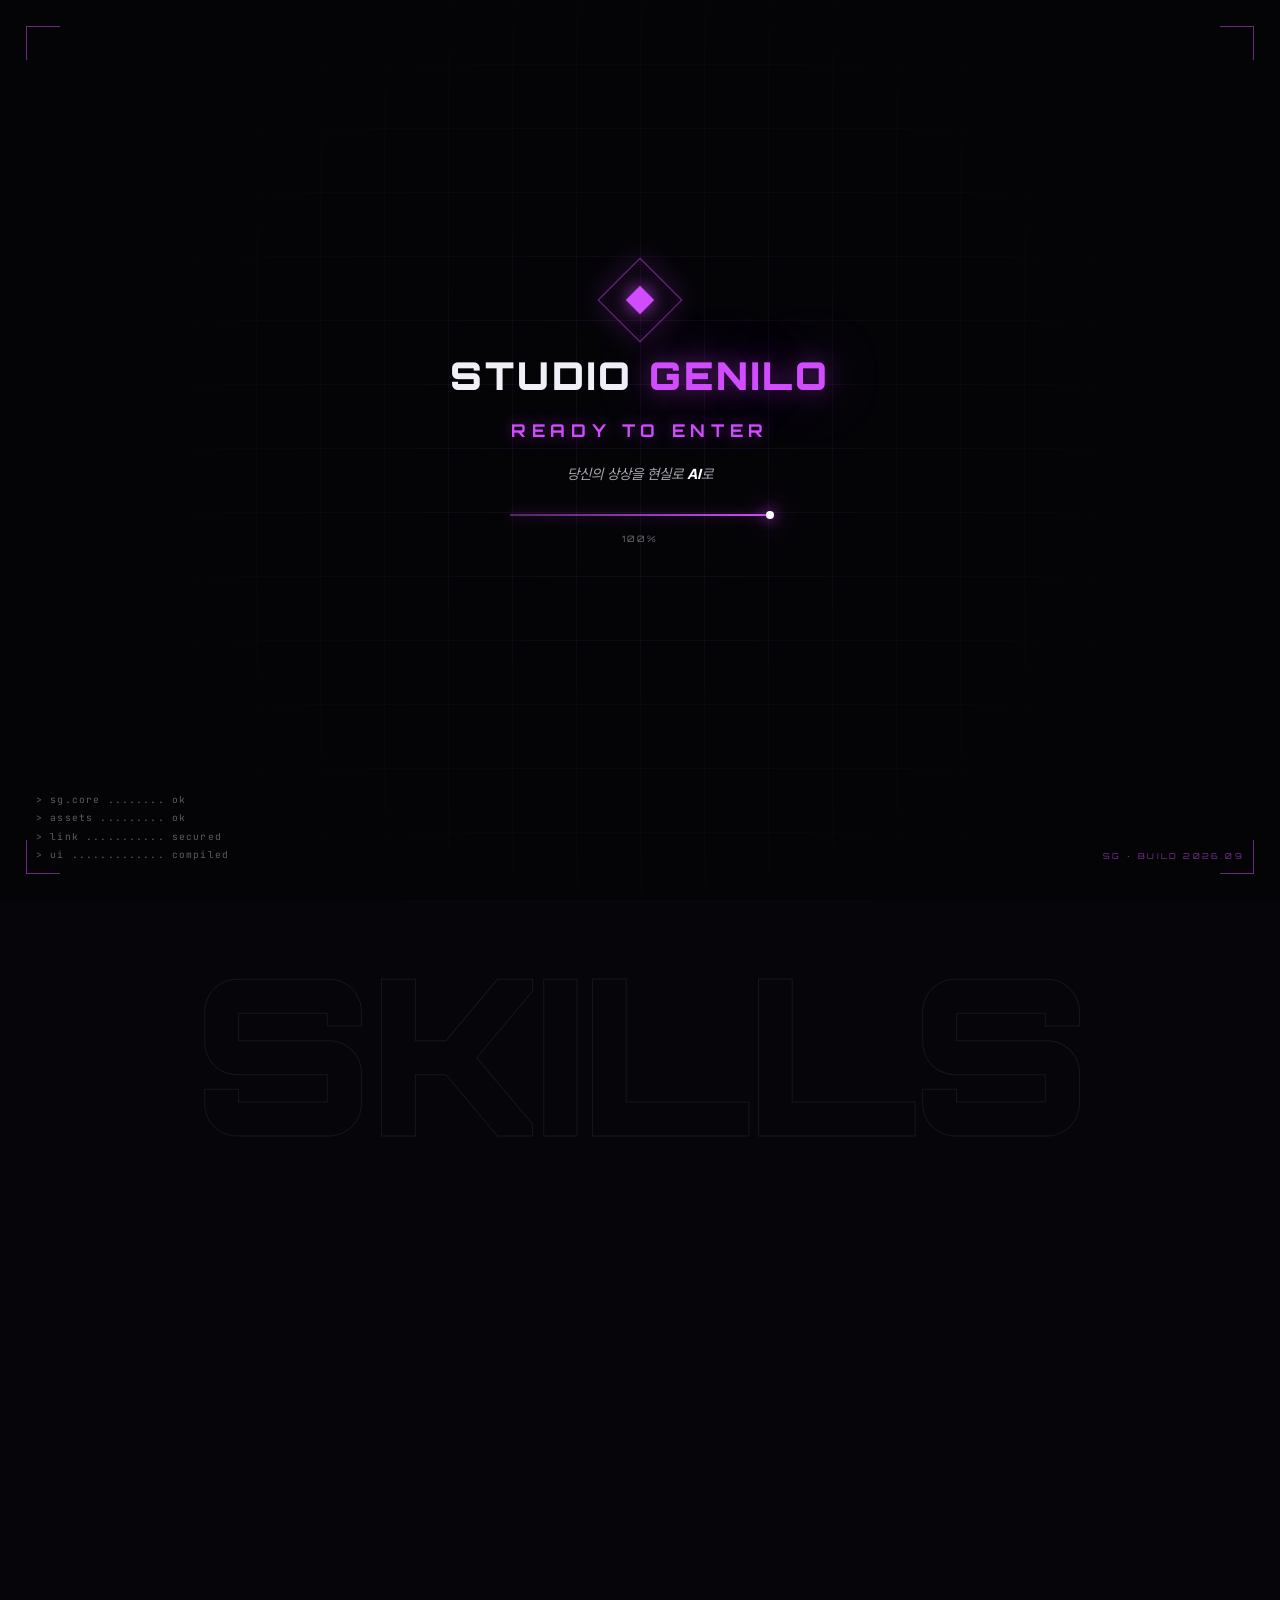
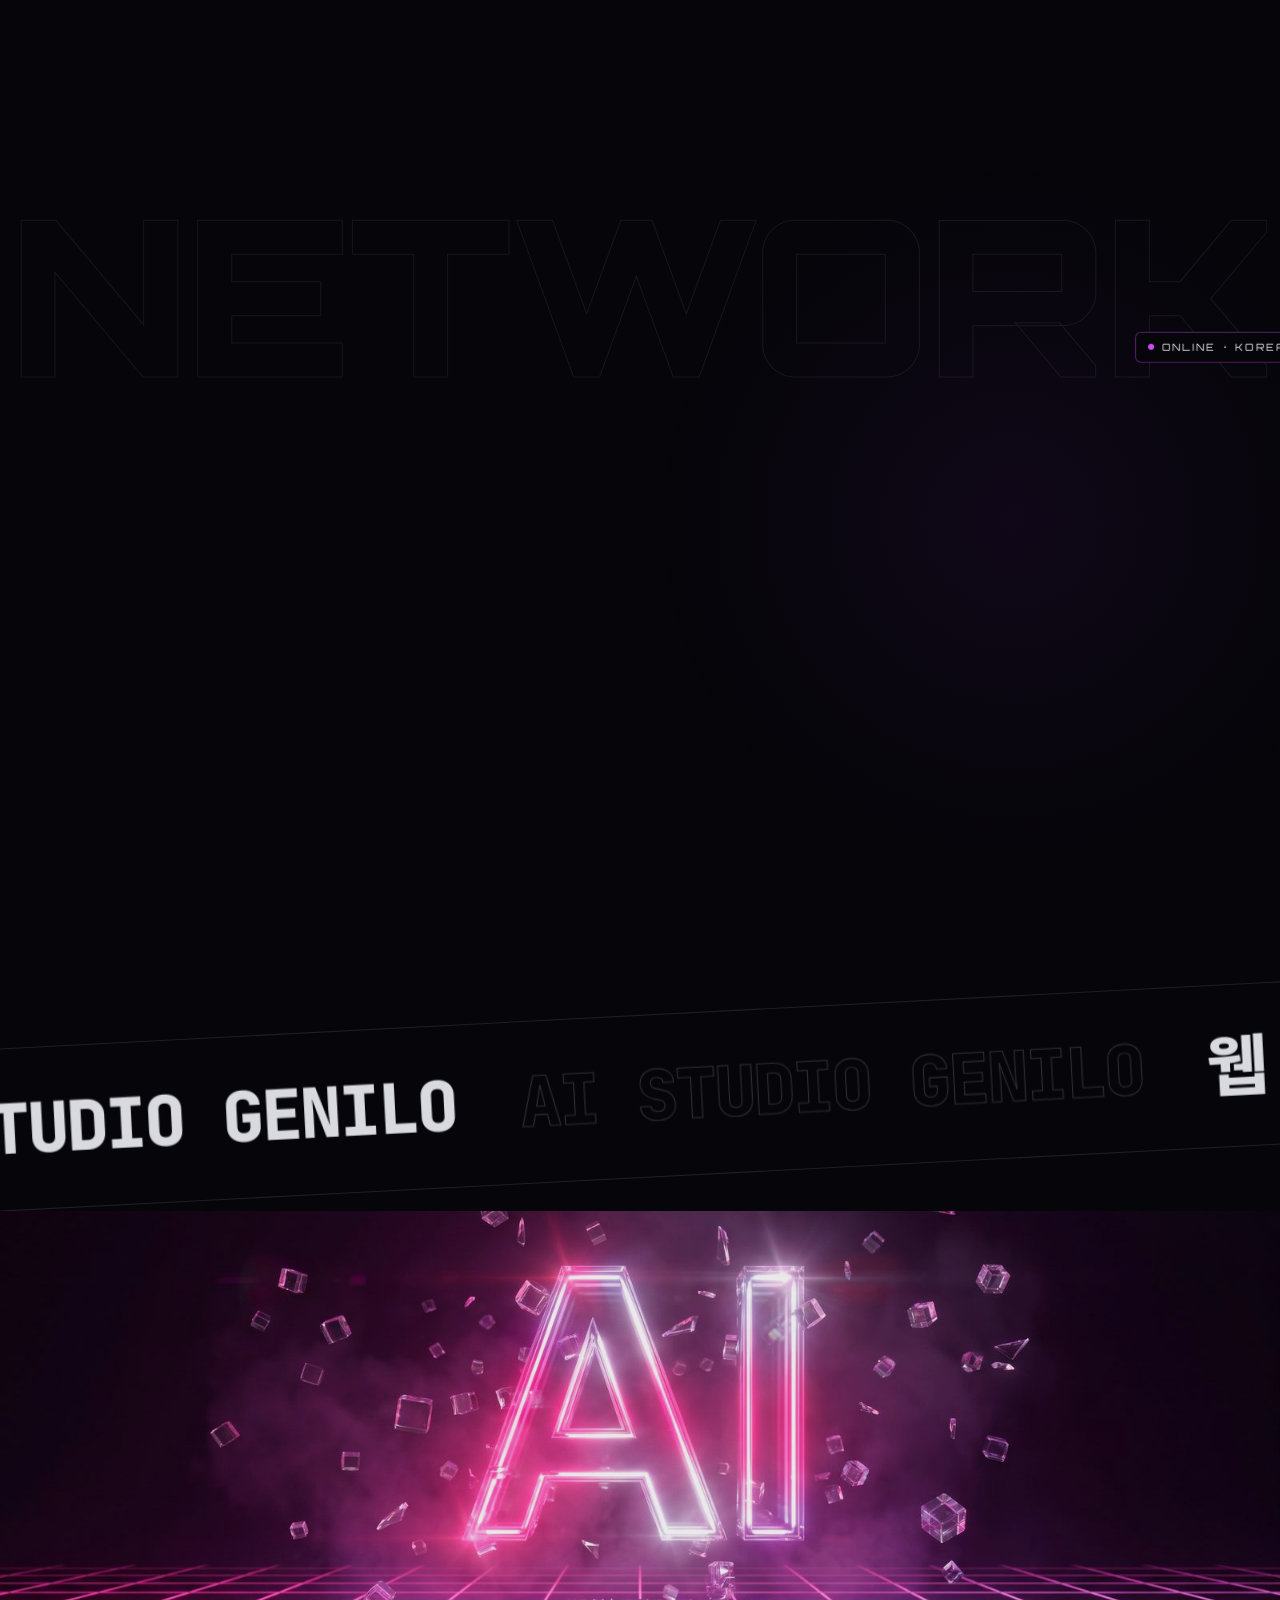
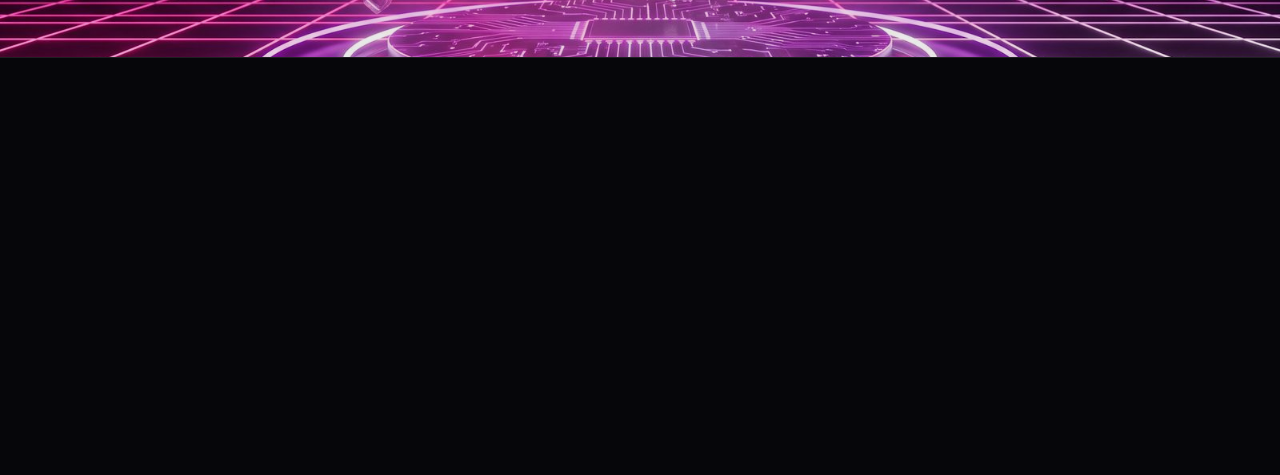
<file: index.html>
<!doctype html>
<html lang="ko">
<head>
<meta charset="utf-8">
<meta name="viewport" content="width=device-width,initial-scale=1">
<meta name="description" content="Studio Genilo | AI로 만드는 웹 앱 제작 스튜디오. 랜딩 페이지부터 로그인·결제·관리자 기능이 있는 웹 앱까지 기획·디자인·개발을 한 번에.">
<title>Studio Genilo | AI 웹 앱 제작 스튜디오</title>
<link href="fonts.css" rel="stylesheet">
<link href="site.css" rel="stylesheet">
<link href="cyber.css" rel="stylesheet">
<link rel="preconnect" href="https://fonts.googleapis.com">
<link rel="preconnect" href="https://fonts.gstatic.com" crossorigin>
<link href="https://fonts.googleapis.com/css2?family=Orbitron:wght@500;700;900&display=swap" rel="stylesheet">
</head>
<body data-theme="dark" data-page="index">
<div class="grid-bg"></div>
<div class="cursor" id="cursor"></div>
<div class="scan"></div>
<div class="hud"><i></i><i></i><i></i><i></i></div>
<div class="boot" id="boot"><div class="boot-grid"></div><div class="boot-corners"><i></i><i></i><i></i><i></i></div>
<div class="boot-inner"><div class="boot-mark"><i></i></div><div class="boot-logo">Studio <em>Genilo</em></div><div class="boot-status" id="bootStatus">INITIALIZING AI CORE</div><div class="boot-tag">당신의 상상을 현실로 <b>AI</b>로</div><div class="boot-bar"><i id="bootFill"></i><b id="bootDot"></b></div><div class="boot-pct" id="bootPct">000%</div><button class="boot-enter" id="bootEnter" type="button">ENTER STUDIO<small>READY</small></button></div>
<div class="boot-log" id="bootLog"></div><div class="boot-ver">SG · BUILD 2026.09</div></div>
<script src="cyber.js"></script>
<header id="header"><div class="pill">
  <a class="logo" href="index.html"><span>Studio <em>Genilo</em></span><span class="dots" id="dots"><i></i><i></i><i></i><i></i></span></a>
  <nav class="links" id="navLinks">
    <a href="portfolio.html" data-page="portfolio">제작 사례</a><a href="pricing.html" data-page="pricing">제작 요금</a><a href="process.html" data-page="process">제작 과정</a><a href="contact.html" data-page="contact">상담하기</a><a href="workspace.html" data-page="workspace">AI 작업실</a><a href="experts.html" data-page="experts">AI 전문가 지원</a>
  </nav>
  <div class="hright">
    <a class="chat-pill" href="https://open.kakao.com/o/sACnsFNi" target="_blank" rel="noopener noreferrer"><span>카카오톡 무료 상담</span></a>
    <button class="menu-btn" aria-label="메뉴 열기" id="menuBtn">☰</button>
  </div>
</div></header>
<div class="mobile-menu" id="mobileMenu">
  <a href="portfolio.html"><span>01</span>제작 사례</a><a href="pricing.html"><span>02</span>제작 요금</a><a href="process.html"><span>03</span>제작 과정</a><a href="contact.html"><span>04</span>상담하기</a><a href="workspace.html"><span>05</span>AI 작업실</a><a href="experts.html"><span>06</span>AI 전문가 지원</a>
</div>
<aside class="scroll-meter"><span class="rail"><span class="tick" id="tick"></span></span><span id="scrollPct">000%</span></aside>

<main id="top">
<section class="hero hero-x" id="hero">
  <div class="hero-art" aria-hidden="true"><img src="ai-head-2560.jpg" srcset="ai-head-1600.jpg 1600w, ai-head-2560.jpg 2560w" sizes="(max-width:900px) 100vw, 68vw" alt="" decoding="async" fetchpriority="high"></div>
  <div class="wrap hero-grid">
    <div class="hero-copy">
      <div class="eyebrow scramble">AI STUDIO GENILO · WEB APP STUDIO</div>
      <h1 id="heroTitle">웹 · 앱 제작<br>Studio Genilo</h1>
      <div class="hero-tagline">TRANSFORMING <em>IDEAS</em> INTO <em>WORKING PRODUCTS</em></div>
      <div class="hero-actions"><a class="btn primary" href="portfolio.html">제작 사례 보기</a><a class="btn outline" href="https://open.kakao.com/o/sACnsFNi" target="_blank" rel="noopener noreferrer">카카오톡 무료 상담</a></div>
    </div>
  </div>
  <div class="hero-tags"><span>AI ASSISTED BUILD</span><span>PLAN · DESIGN · DEPLOY</span><span>SEOUL · KOREA</span></div>
  <div class="hud-stats"><span><b>AI</b>CORE</span><span><b>WEB</b>APP</span><span><b>24</b>ONLINE</span></div>
  <div class="hero-scroll">SCROLL DOWN</div>
</section>

<section class="section skills" id="skills" data-ghost="SKILLS">
  <div class="wrap">
    <div class="reveal"><div class="eyebrow scramble">AI SKILLS · NEURAL MAP</div><h2 class="title sk-title">Where <em>AI</em> lives in our workflow<em>.</em></h2></div>
    <div class="sk-stage reveal">
      <svg class="sk-circuit" viewBox="0 0 1000 600" preserveAspectRatio="none" aria-hidden="true">
        <g class="trace"><path pathLength="1" d="M0 70H120l24 24H300V132"/><path pathLength="1" d="M0 250H70V300H180l20 20H330"/><path pathLength="1" d="M0 540H140l24-24H290V456"/><path pathLength="1" d="M1000 90H860l-24 24H700V150"/><path pathLength="1" d="M1000 300H930V340H820l-20 20H680"/><path pathLength="1" d="M1000 530H840l-24-24H710V460"/><path pathLength="1" d="M420 600V560l20-20H580l20 20V600"/><path pathLength="1" d="M470 0V40l-20 20H400"/><path pathLength="1" d="M530 0V40l20 20H600"/></g>
        <g class="pulse"><path pathLength="1" d="M0 70H120l24 24H300V132"/><path pathLength="1" d="M0 250H70V300H180l20 20H330"/><path pathLength="1" d="M0 540H140l24-24H290V456"/><path pathLength="1" d="M1000 90H860l-24 24H700V150"/><path pathLength="1" d="M1000 300H930V340H820l-20 20H680"/><path pathLength="1" d="M1000 530H840l-24-24H710V460"/><path pathLength="1" d="M420 600V560l20-20H580l20 20V600"/><path pathLength="1" d="M470 0V40l-20 20H400"/><path pathLength="1" d="M530 0V40l20 20H600"/></g>
        <g class="pad"><circle cx="120" cy="70" r="3"/><circle cx="300" cy="132" r="3"/><circle cx="70" cy="250" r="3"/><circle cx="330" cy="320" r="3"/><circle cx="290" cy="456" r="3"/><circle cx="860" cy="90" r="3"/><circle cx="700" cy="150" r="3"/><circle cx="930" cy="300" r="3"/><circle cx="680" cy="360" r="3"/><circle cx="710" cy="460" r="3"/><circle cx="440" cy="540" r="3"/><circle cx="580" cy="540" r="3"/><circle cx="400" cy="60" r="3"/><circle cx="600" cy="60" r="3"/></g>
      </svg>
      <div class="sk-figure"><img src="ai-android-1400.jpg" alt="" loading="lazy" decoding="async"><i class="sk-node" style="--x:46%;--y:22%;--c:#d24cff"></i><i class="sk-node" style="--x:36%;--y:50%;--c:#7c5cff"></i><i class="sk-node" style="--x:30%;--y:78%;--c:#ff6a3d"></i><i class="sk-node" style="--x:62%;--y:30%;--c:#24d3ff"></i><i class="sk-node" style="--x:58%;--y:56%;--c:#3dff9a"></i><i class="sk-node" style="--x:82%;--y:80%;--c:#ffd23d"></i></div>
      <i class="sk-link l" style="--xn:46;--y:22%;--c:#d24cff"></i><i class="sk-link l" style="--xn:36;--y:50%;--c:#7c5cff"></i><i class="sk-link l" style="--xn:30;--y:78%;--c:#ff6a3d"></i><i class="sk-link r" style="--xn:62;--y:30%;--c:#24d3ff"></i><i class="sk-link r" style="--xn:58;--y:56%;--c:#3dff9a"></i><i class="sk-link r" style="--xn:82;--y:80%;--c:#ffd23d"></i>
      <div class="sk-cards">
      <article class="sk-card l" style="--y:22%;--c:#d24cff"><h3>Prompt Engineering</h3><p>Specs that models execute exactly</p><span class="lvl">DAILY DRIVER</span><span class="bars"><b class="on"></b><b class="on"></b><b class="on"></b></span><small>CORE_01</small><span class="ret"><i></i><b></b></span></article>
      <article class="sk-card l" style="--y:50%;--c:#7c5cff"><h3>AI Pair Coding</h3><p>Claude Code, Cursor and Copilot in the loop</p><span class="lvl">DAILY DRIVER</span><span class="bars"><b class="on"></b><b class="on"></b><b class="on"></b></span><small>CORE_02</small><span class="ret"><i></i><b></b></span></article>
      <article class="sk-card l" style="--y:78%;--c:#ff6a3d"><h3>Generative Visuals</h3><p>Gemini image models for art direction</p><span class="lvl">SHIP WITH IT</span><span class="bars"><b class="on"></b><b class="on"></b><b></b></span><small>CORE_03</small><span class="ret"><i></i><b></b></span></article>
      <article class="sk-card r" style="--y:30%;--c:#24d3ff"><h3>Agent Workflows</h3><p>Tool-use, MCP and multi-step automation</p><span class="lvl">SHIP WITH IT</span><span class="bars"><b class="on"></b><b class="on"></b><b></b></span><small>CORE_04</small><span class="ret"><i></i><b></b></span></article>
      <article class="sk-card r" style="--y:56%;--c:#3dff9a"><h3>LLM Integration</h3><p>Chat, RAG and search inside web apps</p><span class="lvl">DAILY DRIVER</span><span class="bars"><b class="on"></b><b class="on"></b><b class="on"></b></span><small>CORE_05</small><span class="ret"><i></i><b></b></span></article>
      <article class="sk-card r" style="--y:80%;--c:#ffd23d"><h3>AI QA & Review</h3><p>Automated tests, code review and audits</p><span class="lvl">SHIP WITH IT</span><span class="bars"><b class="on"></b><b class="on"></b><b></b></span><small>CORE_06</small><span class="ret"><i></i><b></b></span></article>
      </div>
    </div>
    <div class="sk-legend reveal"><span>DAILY DRIVER · 3/3</span><span>SHIP WITH IT · 2/3</span><span>SYNC · LIVE</span></div>
  </div>
</section>

<section class="section net" id="network" data-ghost="NETWORK">
  <div class="wrap net-grid">
    <div class="net-copy">
      <div class="reveal"><div class="eyebrow scramble">NETWORK · KOREA</div></div>
      <div class="net-tags reveal"><span>WEB APP</span><span>LANDING</span><span>ADMIN</span><span>BOOKING</span><span>PAYMENT</span><span>AUTH</span></div>
    </div>
    <div class="globe-wrap" id="globeWrap"><canvas id="globe"></canvas><div class="online" id="online"><b></b>ONLINE · KOREA</div></div>
  </div>
</section>

<div class="marquee" aria-hidden="true"><div class="track" id="marqueeTrack"></div></div>

<section class="cta-x" id="cta">
  <img class="cta-bg" src="ai-letters-2560.jpg" srcset="ai-letters-1600.jpg 1600w, ai-letters-2560.jpg 2560w" sizes="100vw" alt="" loading="lazy" decoding="async">
  <div class="wrap cta-inner reveal">
    <div class="eyebrow scramble">READY TO BUILD</div>
    <div class="hero-actions"><a class="btn primary" href="contact.html">상담하기</a><a class="btn light" href="portfolio.html">제작 사례 보기</a></div>
  </div>
</section>
</main>

<footer><div class="wrap">
  <div class="foot-top reveal"><div class="foot-logo">Studio <em>Genilo</em></div><nav class="foot-nav"><a href="portfolio.html">제작 사례</a><a href="pricing.html">제작 요금</a><a href="process.html">제작 과정</a><a href="contact.html">상담하기</a><a href="workspace.html">AI 작업실</a><a href="experts.html">AI 전문가 지원</a></nav></div>
  <div class="biz reveal"><span><i>상호</i>에이아이 스튜디오 제닐로</span><span><i>대표자</i>문지석</span><span><i>사업자등록번호</i>846-11-03049</span><span><i>전화</i>010-4819-3459</span><span><i>이메일</i>nbh3459@gmail.com</span><span><i>주소</i>서울특별시 마포구 만리재로6길 3-20 (공덕동)</span></div>
  <div class="copy reveal"><span>© Studio Genilo. All rights reserved.</span><span>STUDIO GENILO · WEB DESIGN</span></div>
</div></footer>

<div class="mobile-bar"><a class="btn outline" href="contact.html">상담하기</a><a class="btn primary" href="https://open.kakao.com/o/sACnsFNi" target="_blank" rel="noopener noreferrer">카카오톡 상담</a></div>
<div class="preview-modal" id="previewModal" role="dialog" aria-modal="true" aria-labelledby="previewTitle"><div class="preview-dialog"><div class="preview-top"><div class="preview-title" id="previewTitle">포트폴리오 미리보기</div><button class="preview-close" id="previewClose" type="button" aria-label="미리보기 닫기">×</button></div><img class="preview-image" id="previewImage" alt="포트폴리오 확대 이미지"></div></div>
<script src="site.js"></script>
</body>
</html>
</file>
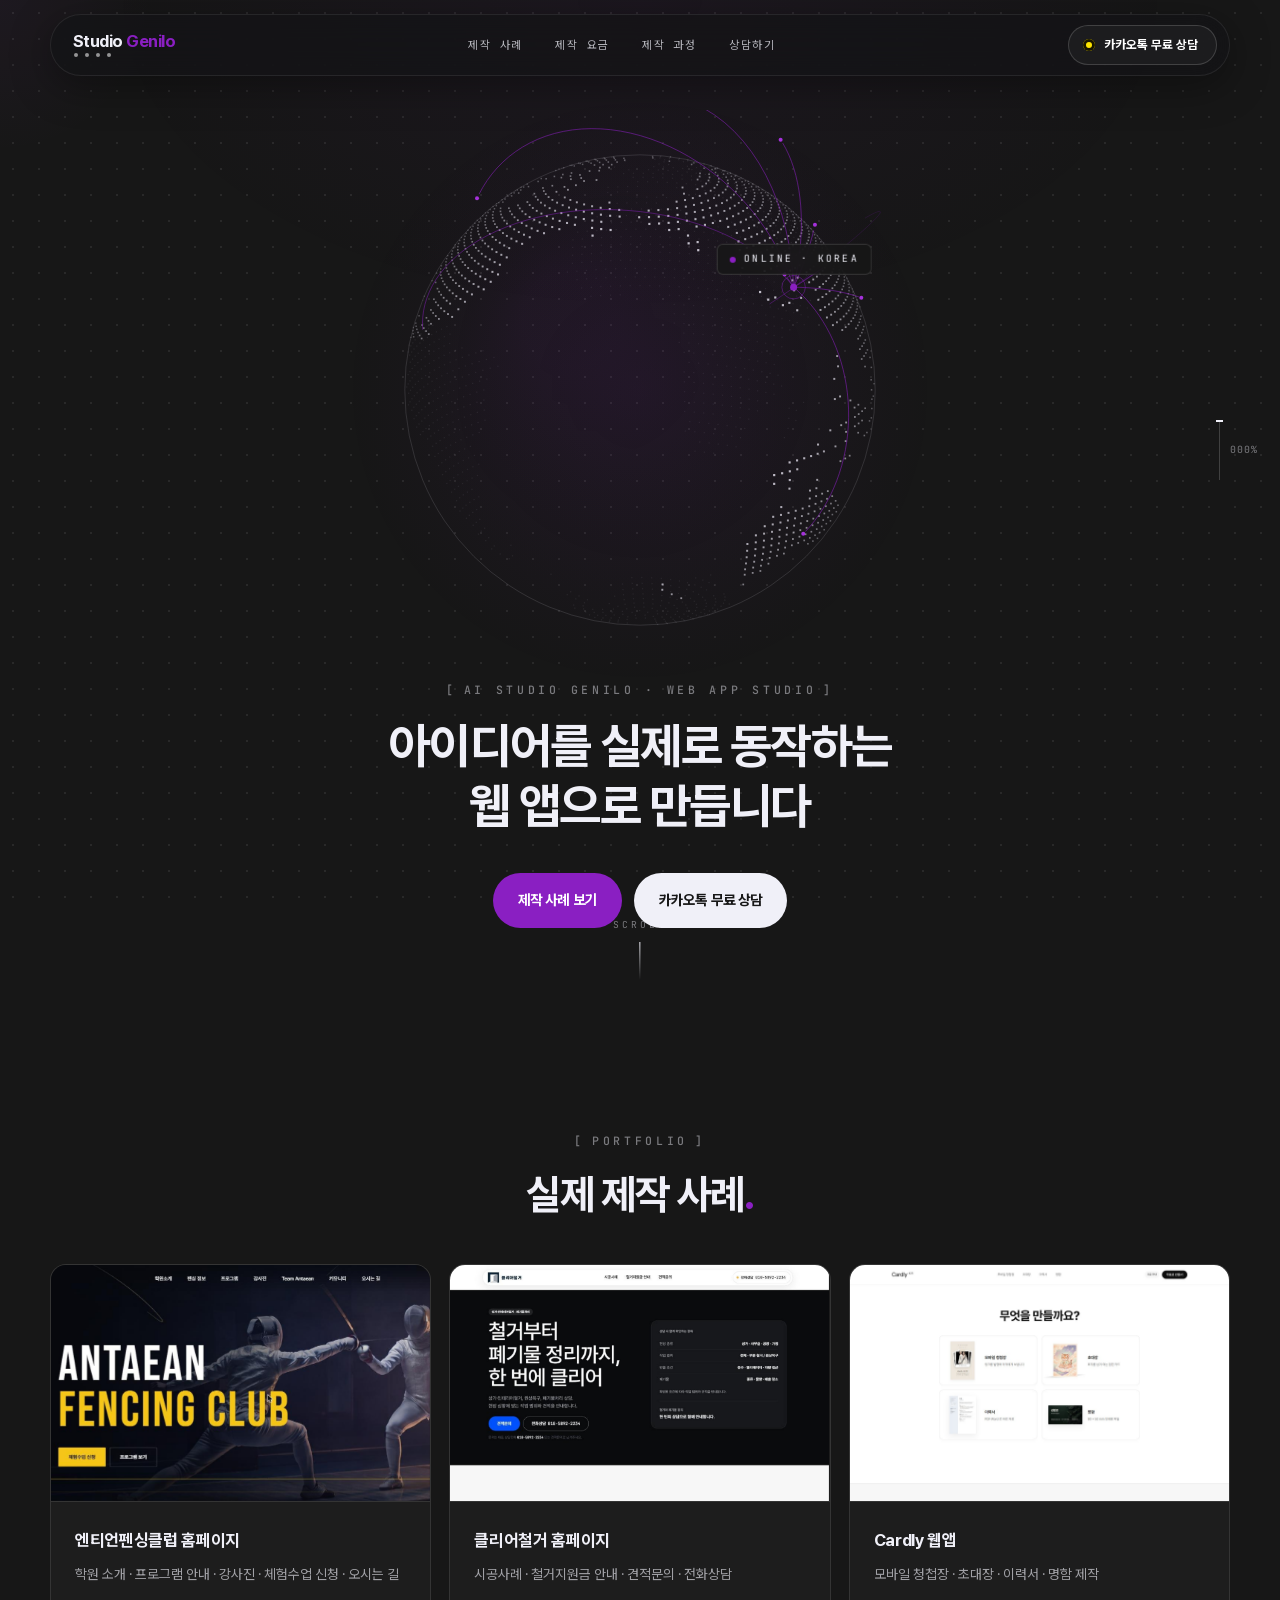
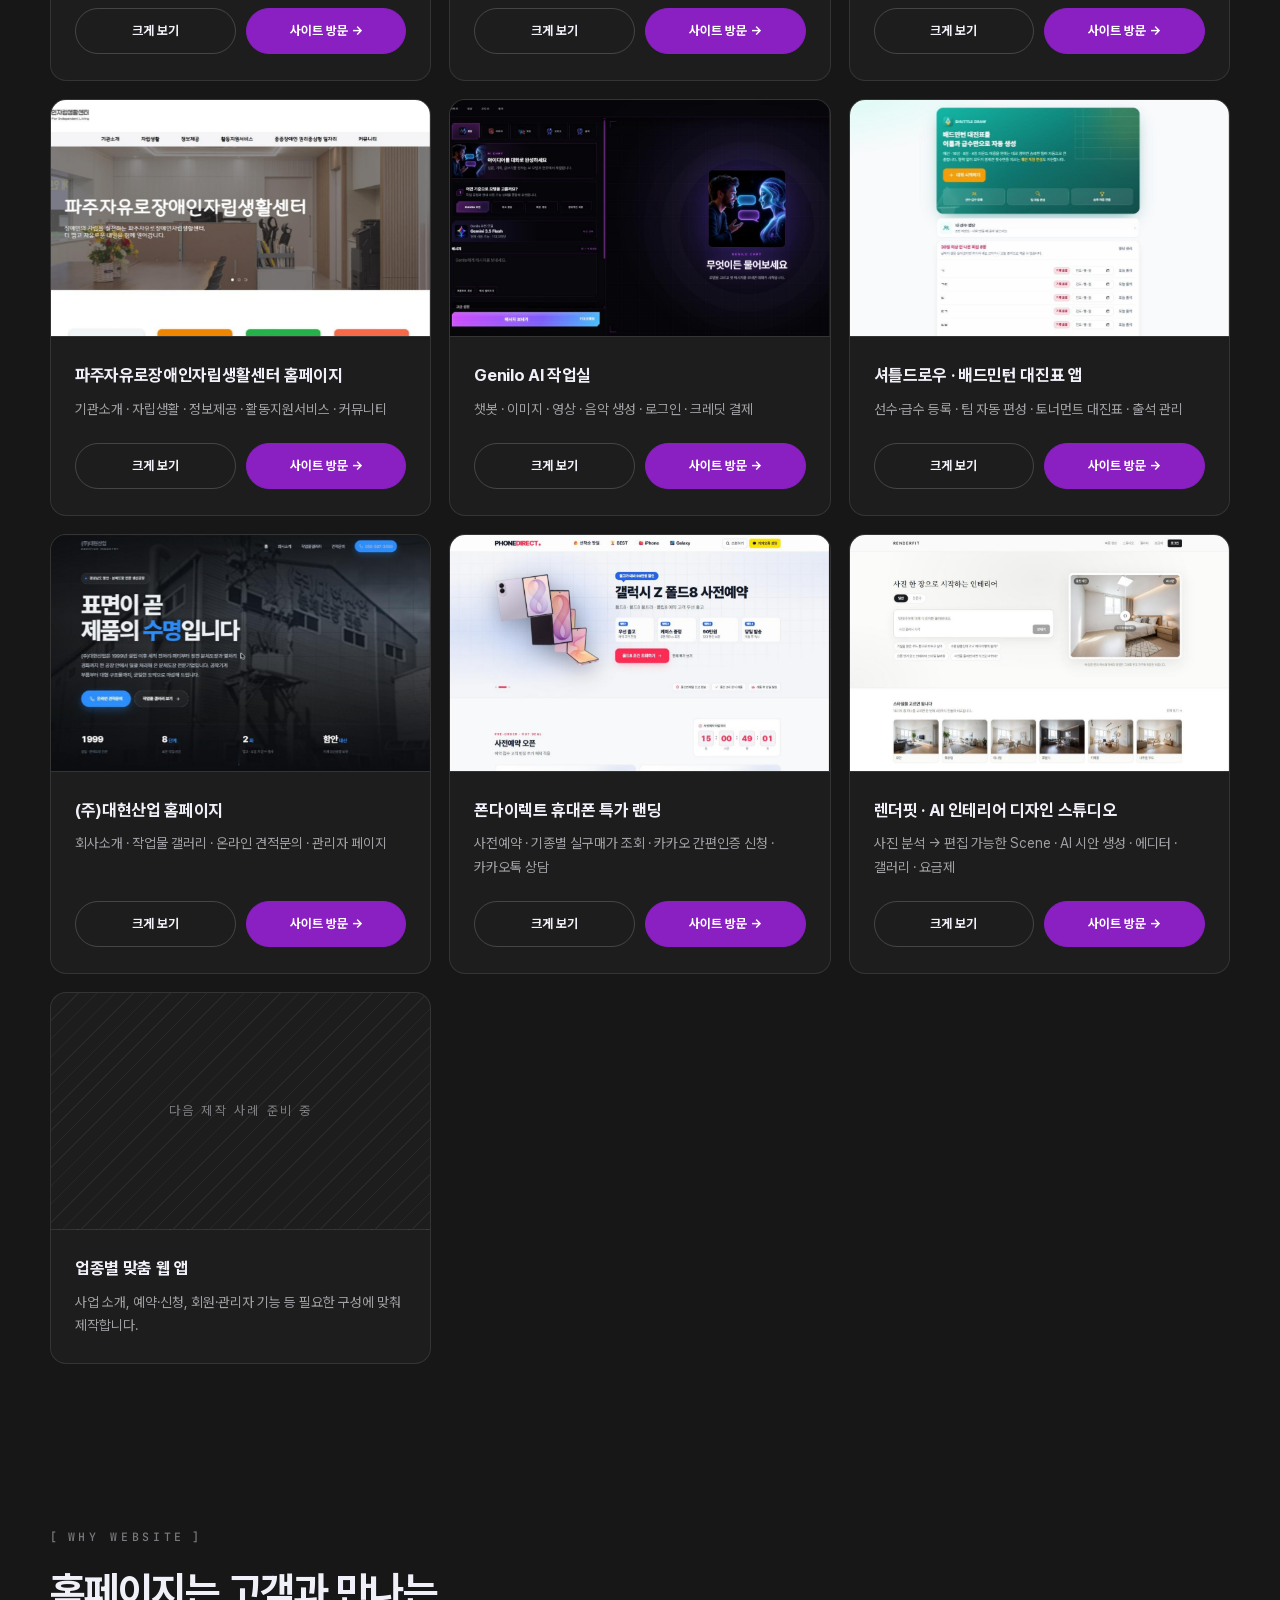
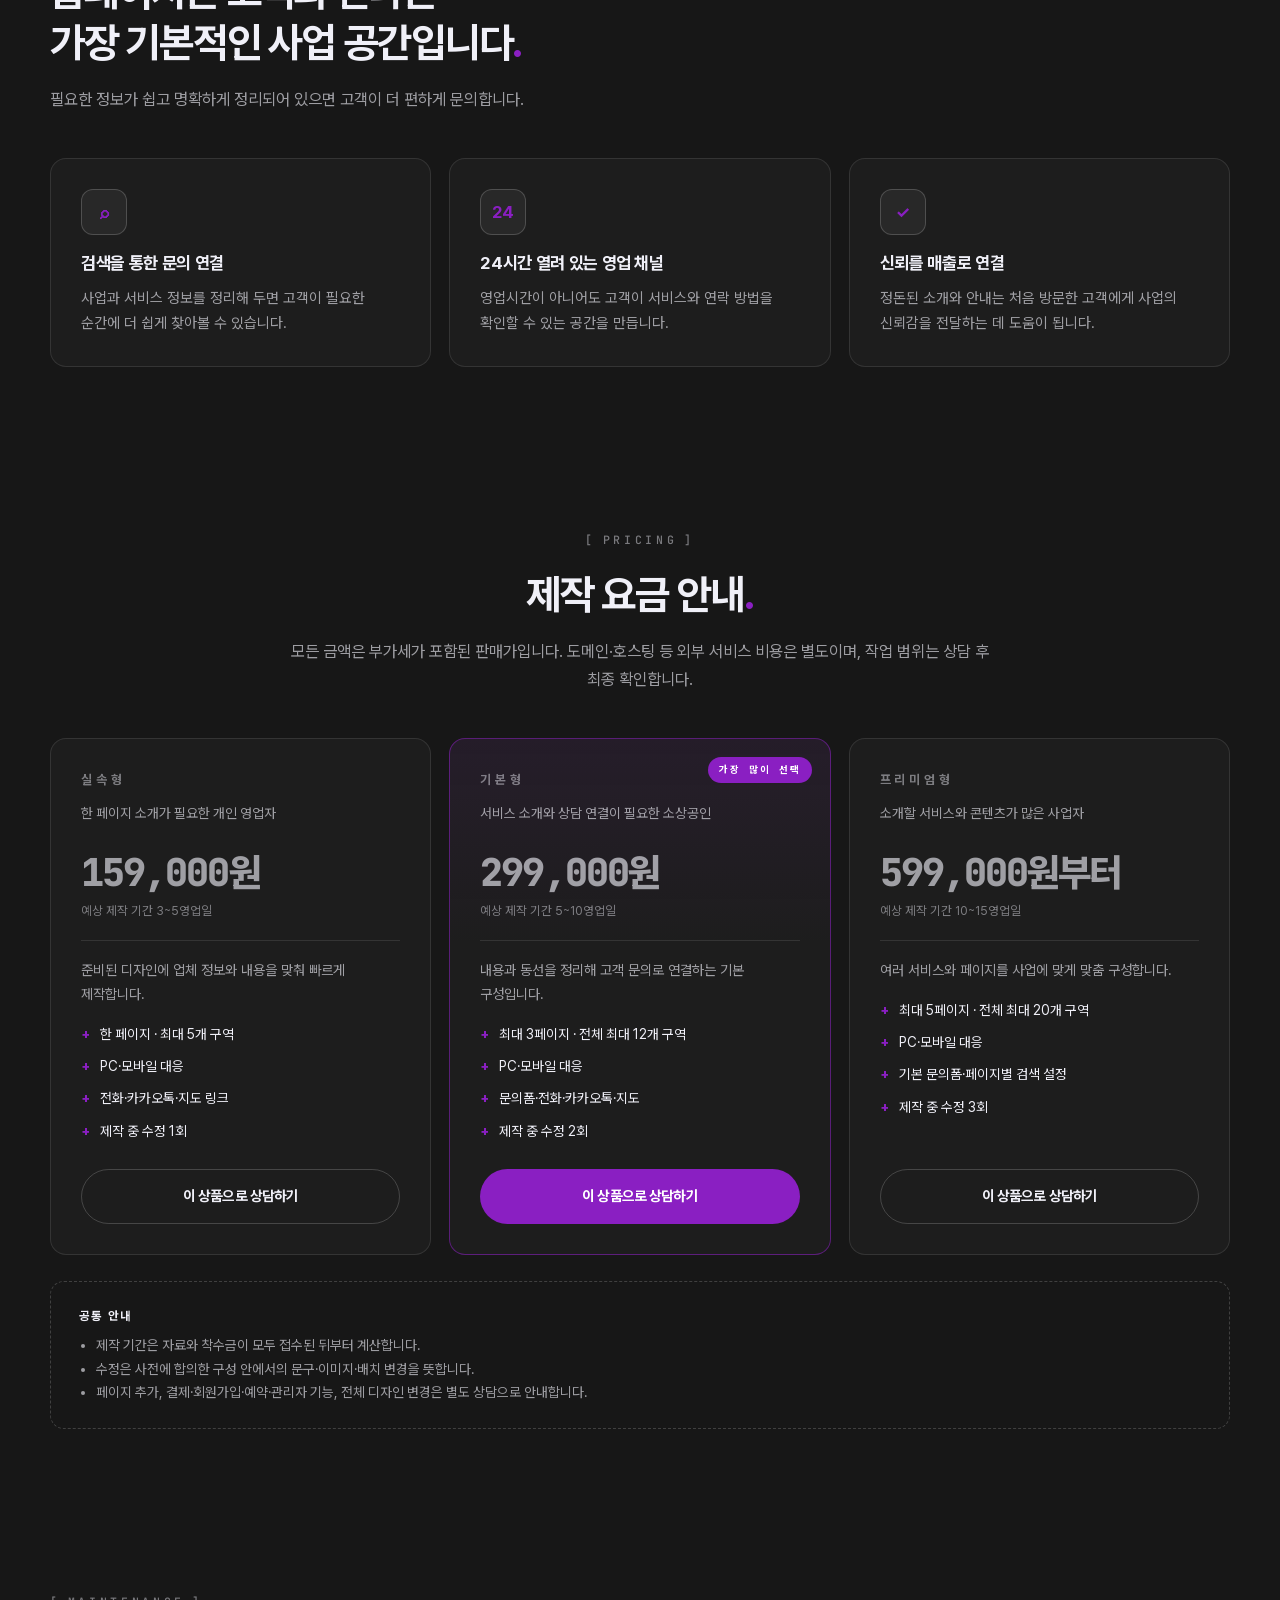
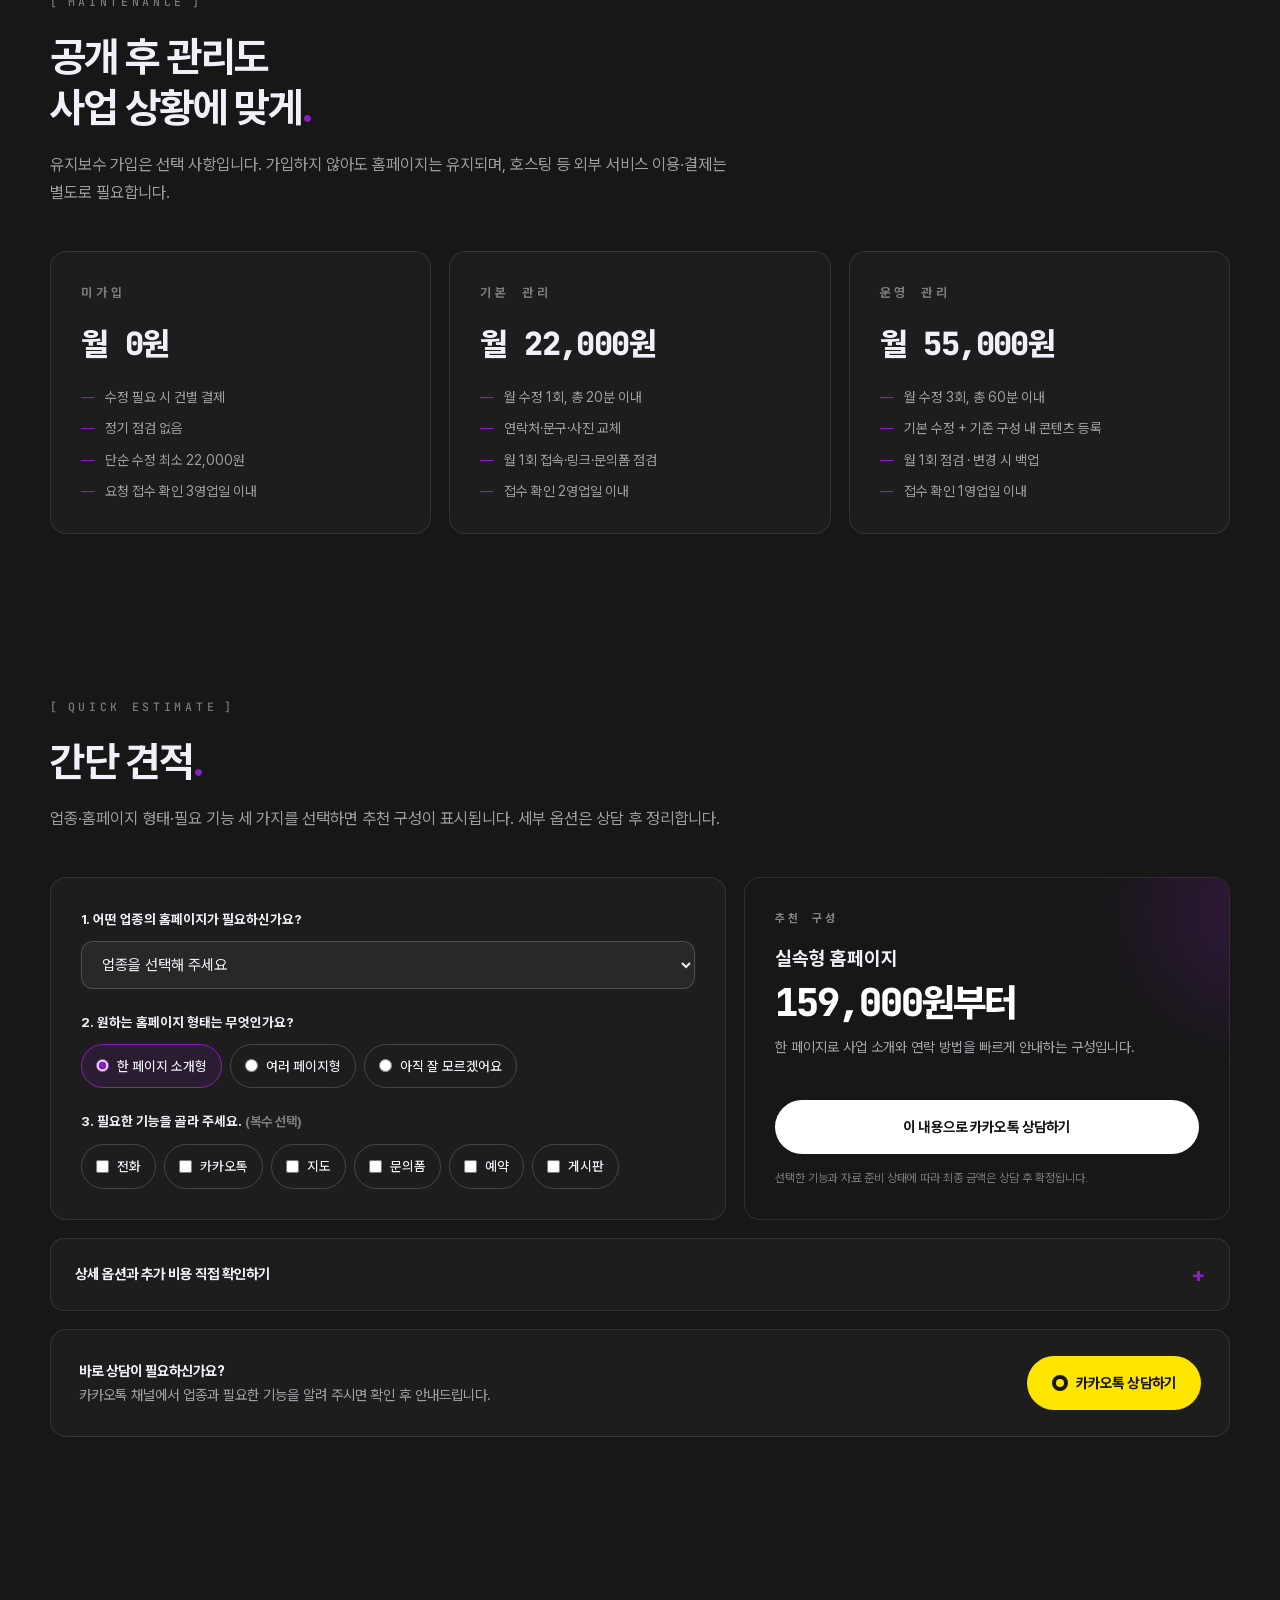
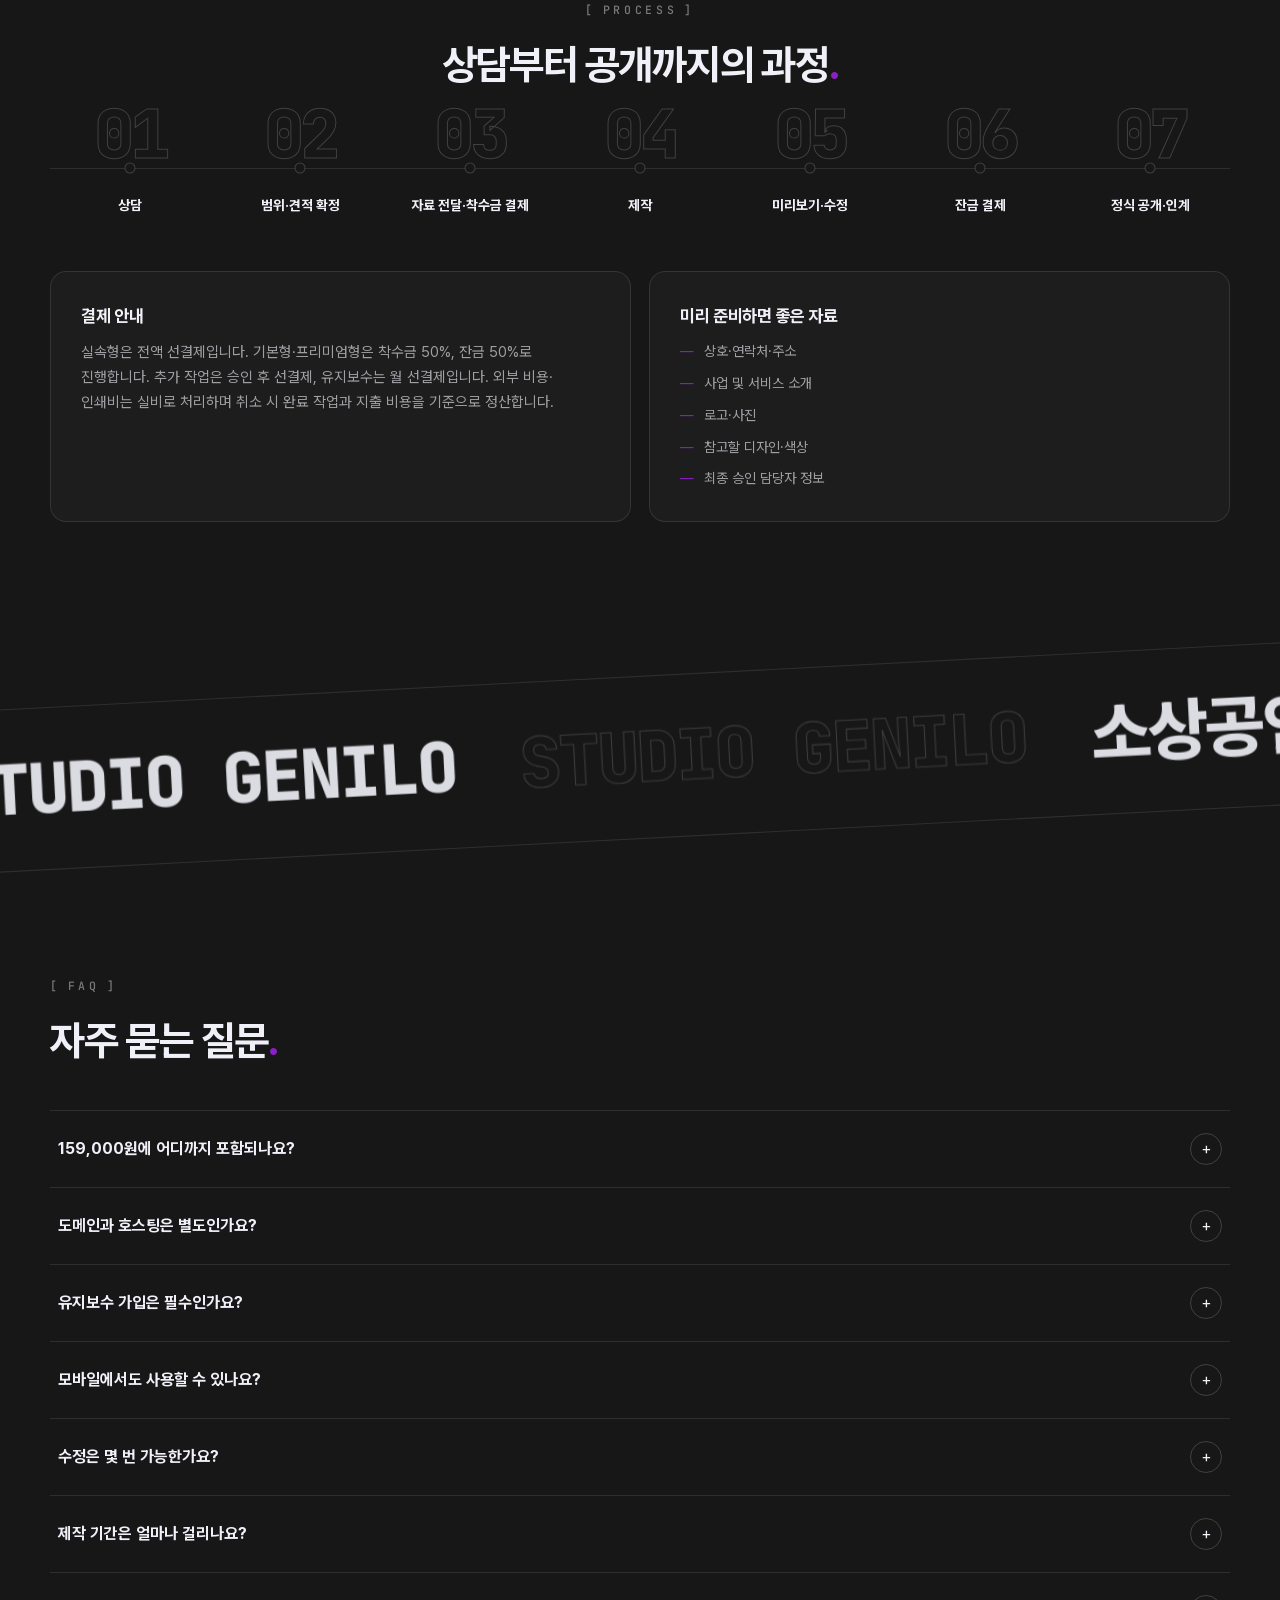
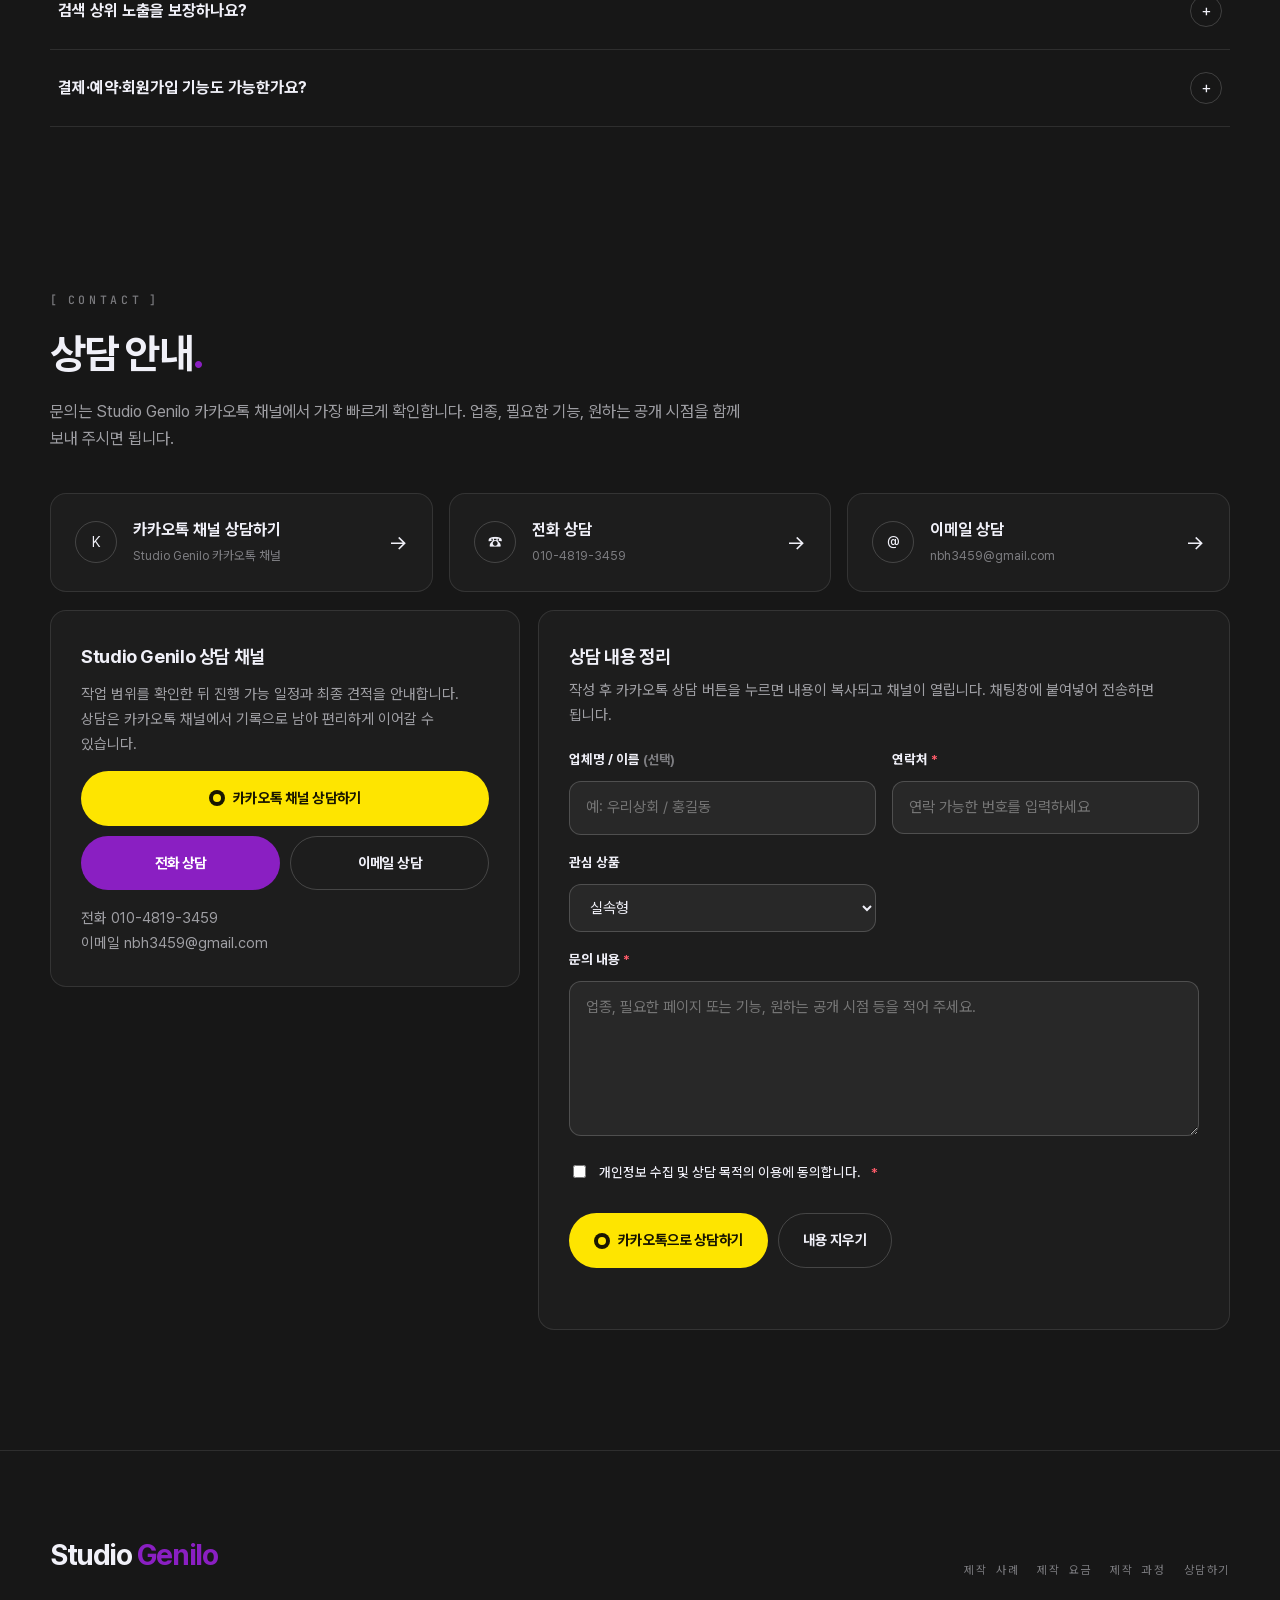
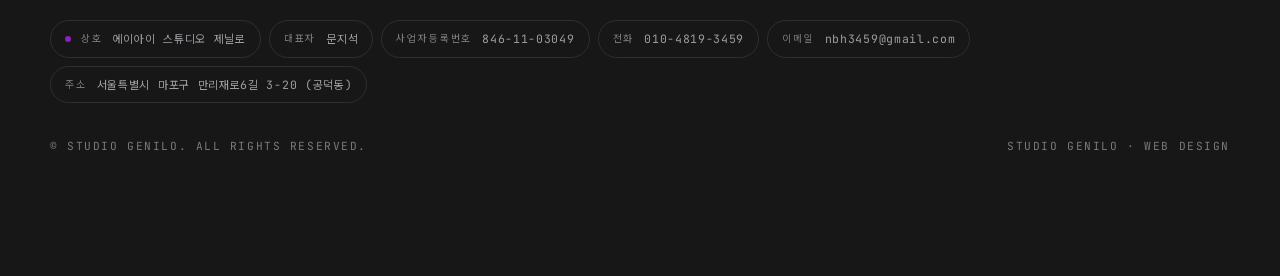
<file: _landing_backup.html>
<!doctype html>
<html lang="ko">
<head>
<meta charset="utf-8">
<meta name="viewport" content="width=device-width,initial-scale=1">
<meta name="description" content="Studio Genilo | AI로 만드는 웹 앱 제작 스튜디오. 랜딩 페이지부터 로그인·결제·관리자 기능이 있는 웹 앱까지 기획·디자인·개발을 한 번에.">
<title>Studio Genilo | AI 웹 앱 제작 스튜디오</title>
<link href="fonts.css" rel="stylesheet">
<style>
:root{
  --accent:#8a1fc2;--accent-2:#a531db;--kakao:#fee500;--kakao-ink:#191600;--red:#ff5c6a;
  --bg:#171717;--fg:#f0f0f8;--fg2:rgba(240,240,248,.62);--muted:rgba(240,240,248,.46);
  --line:rgba(255,255,255,.10);--line-strong:rgba(255,255,255,.18);--card:rgba(255,255,255,.028);--card-hover:rgba(255,255,255,.055);
  --pill:rgba(20,20,22,.78);--dot:rgba(255,255,255,.08);--ghost:rgba(240,240,248,.05);
  --font-mono:"JetBrains Mono","Pretendard Variable",ui-monospace,SFMono-Regular,Menlo,monospace;--font-sans:"Pretendard Variable","Noto Sans KR",system-ui,-apple-system,sans-serif;
  --ease-out:cubic-bezier(.16,1,.3,1);--ease-in-out:cubic-bezier(.77,0,.175,1);
  --max:1180px;
}
body[data-theme="light"]{
  --bg:#f0f0f8;--fg:#171717;--fg2:rgba(23,23,23,.68);--muted:rgba(23,23,23,.5);
  --line:rgba(0,0,0,.09);--line-strong:rgba(0,0,0,.18);--card:rgba(255,255,255,.55);--card-hover:rgba(255,255,255,.9);
  --pill:rgba(30,30,34,.86);--dot:rgba(0,0,0,.09);--ghost:rgba(23,23,23,.05);
}
*{box-sizing:border-box}
html{scroll-behavior:smooth;overflow-x:clip;scrollbar-width:thin;scrollbar-color:#7f7f8759 transparent}
body{margin:0;background:var(--bg);color:var(--fg);font-family:var(--font-sans);font-size:15px;line-height:1.7;word-break:keep-all;overflow-wrap:break-word;transition:background-color .7s var(--ease-in-out),color .7s var(--ease-in-out);position:relative;overflow-x:clip}
a{color:inherit;text-decoration:none}
button,input,select,textarea{font:inherit;color:inherit}
button{cursor:pointer}
img{max-width:100%;display:block}
::selection{background:var(--accent);color:#fff}

/* dotted grid background */
.grid-bg{position:fixed;inset:0;pointer-events:none;z-index:0;background-image:radial-gradient(var(--dot) 1px,transparent 1.2px);background-size:26px 26px;transition:opacity .7s;opacity:1}
.grid-bg:after{content:"";position:absolute;inset:0;background:radial-gradient(60% 50% at 50% 0%,rgba(138,31,194,.05),transparent 70%)}

.wrap{width:min(var(--max),calc(100% - 40px));margin:auto;position:relative}
.section{padding:120px 0;position:relative;z-index:1}
.section+.section{padding-top:40px}
.eyebrow{font-family:var(--font-mono);display:inline-flex;align-items:center;gap:.6em;font-size:.72rem;letter-spacing:.32em;text-transform:uppercase;color:var(--muted);font-weight:500}
.eyebrow:before{content:"[";color:var(--muted)}
.eyebrow:after{content:"]";color:var(--muted)}
.title{font-size:clamp(1.6rem,3.2vw,2.7rem);line-height:1.25;letter-spacing:-.03em;font-weight:700;margin:16px 0 18px}
.title em{font-style:normal;color:var(--accent)}
.lead{max-width:720px;color:var(--fg2);margin:0;font-size:1.02rem}
.center{text-align:center}.center .lead{margin:auto}
.notice{font-size:.82rem;color:var(--muted)}

/* buttons */
.btn{position:relative;display:inline-flex;align-items:center;justify-content:center;gap:8px;border:1px solid transparent;border-radius:999px;padding:14px 24px;font-weight:700;font-size:.9rem;letter-spacing:.01em;transition:transform .35s var(--ease-out),box-shadow .35s var(--ease-out),background .3s,border-color .3s,color .3s;overflow:hidden;white-space:nowrap}
.btn:after{content:"";position:absolute;inset:0;background:linear-gradient(120deg,transparent 30%,rgba(255,255,255,.22) 50%,transparent 70%);transform:translateX(-120%);transition:transform .7s var(--ease-out)}
.btn:hover:after{transform:translateX(120%)}
.btn:hover{transform:translateY(-3px)}
.btn.primary{background:var(--accent);color:#fff}
.btn.primary:hover{background:var(--accent-2);box-shadow:0 12px 32px rgba(138,31,194,.35)}
.btn.light{background:var(--fg);color:var(--bg)}
.btn.light:hover{box-shadow:0 12px 30px rgba(0,0,0,.35)}
.btn.outline{border-color:var(--line-strong);background:transparent;color:var(--fg)}
.btn.outline:hover{border-color:var(--fg);background:var(--ghost)}
.btn.kakao-btn{background:var(--kakao);color:var(--kakao-ink)}
.btn.kakao-btn:hover{box-shadow:0 12px 32px rgba(254,229,0,.28)}
.btn.kakao-btn:before,.chat-pill:before{content:"";width:16px;height:16px;border-radius:50%;background:var(--kakao);flex:none;box-shadow:inset 0 0 0 4px var(--kakao-ink)}
.chat-pill:before{width:12px;height:12px;box-shadow:inset 0 0 0 3px #191600}

/* header pill */
header{position:fixed;top:14px;left:0;right:0;z-index:40;display:flex;justify-content:center;padding:0 14px;pointer-events:none}
.pill{pointer-events:auto;width:min(1180px,100%);height:62px;display:flex;align-items:center;justify-content:space-between;padding:0 12px 0 22px;border-radius:999px;background:var(--pill);border:1px solid rgba(255,255,255,.08);backdrop-filter:blur(18px);-webkit-backdrop-filter:blur(18px);box-shadow:0 10px 40px rgba(0,0,0,.35);color:#f0f0f8;transition:transform .6s var(--ease-out),opacity .4s}
header.hide .pill{transform:translateY(-120%);opacity:0}
.logo{display:flex;flex-direction:column;gap:3px;line-height:1;font-weight:700;font-size:1.05rem;letter-spacing:-.03em}
.logo em{font-style:normal;color:var(--accent)}
.dots{display:flex;gap:7px;padding-left:1px}
.dots i{width:4px;height:4px;border-radius:50%;background:rgba(255,255,255,.55);transition:background .3s,transform .3s}
.dots i.on{background:var(--accent);transform:scale(1.4)}
.links{display:flex;gap:6px}
.links a{font-family:var(--font-mono);position:relative;padding:8px 13px;font-size:.72rem;letter-spacing:.14em;text-transform:uppercase;color:rgba(240,240,248,.72);transition:color .3s}
.links a:after{content:"";position:absolute;left:13px;right:13px;bottom:4px;height:1px;background:var(--accent);transform:scaleX(0);transform-origin:left;transition:transform .45s var(--ease-out)}
.links a:hover{color:#fff}
.links a:hover:after{transform:scaleX(1)}
.links a.active{color:#fff}
.links a.active:after{transform:scaleX(1);background:rgba(255,255,255,.5)}
.hright{display:flex;align-items:center;gap:8px}
.chat-pill{display:inline-flex;align-items:center;gap:9px;height:40px;padding:0 18px 0 14px;border-radius:999px;border:1px solid rgba(255,255,255,.16);background:rgba(255,255,255,.04);font-size:.78rem;font-weight:700;color:#fff;transition:background .3s,border-color .3s,transform .35s var(--ease-out)}
.chat-pill:hover{background:rgba(255,255,255,.12);border-color:rgba(255,255,255,.4);transform:translateY(-2px)}
.menu-btn{display:none;width:40px;height:40px;border-radius:50%;border:1px solid rgba(255,255,255,.16);background:transparent;color:#fff;font-size:1.1rem;line-height:1}
.mobile-menu{position:fixed;inset:0;z-index:35;background:rgba(23,23,23,.96);backdrop-filter:blur(16px);display:flex;flex-direction:column;justify-content:center;padding:40px 28px;gap:6px;opacity:0;pointer-events:none;transition:opacity .4s}
.mobile-menu.open{opacity:1;pointer-events:auto}
.mobile-menu a{font-size:clamp(1.8rem,8vw,2.6rem);font-weight:800;letter-spacing:-.04em;color:#f0f0f8;padding:6px 0;border-bottom:1px solid rgba(255,255,255,.08);transform:translateY(20px);opacity:0;transition:transform .6s var(--ease-out),opacity .6s}
.mobile-menu.open a{transform:none;opacity:1}
.mobile-menu a span{font-family:var(--font-mono);font-size:.7rem;letter-spacing:.3em;color:var(--accent);display:block;margin-bottom:2px}

/* scroll meter */
.scroll-meter{font-family:var(--font-mono);position:fixed;right:22px;top:50%;transform:translateY(-50%);z-index:30;display:flex;align-items:center;gap:10px;font-size:.62rem;letter-spacing:.1em;color:var(--muted);pointer-events:none}
.scroll-meter .rail{position:relative;width:1px;height:60px;background:var(--line-strong)}
.scroll-meter .tick{position:absolute;left:-3px;width:7px;height:1.5px;background:var(--fg);top:0;transition:top .1s linear}

/* hero */
.hero{position:relative;z-index:1;min-height:100svh;padding:110px 0 80px;display:flex;flex-direction:column;justify-content:center;overflow:hidden}
.globe-wrap{position:relative;width:min(560px,80vw);aspect-ratio:1;margin:0 auto 10px;cursor:grab}
.globe-wrap:active{cursor:grabbing}
.globe-wrap canvas{width:100%;height:100%;display:block}
.globe-wrap:before{content:"";position:absolute;inset:-12%;border-radius:50%;background:radial-gradient(circle,rgba(138,31,194,.08),transparent 60%);pointer-events:none}
.online{font-family:var(--font-mono);position:absolute;display:inline-flex;align-items:center;gap:8px;padding:6px 12px;border-radius:6px;border:1px solid rgba(255,255,255,.14);background:rgba(23,23,23,.8);backdrop-filter:blur(8px);font-size:.62rem;letter-spacing:.22em;color:#f0f0f8;white-space:nowrap;transform:translate(-50%,-140%);transition:opacity .4s;pointer-events:none}
.online b{width:6px;height:6px;border-radius:50%;background:var(--accent);box-shadow:0 0 0 0 rgba(138,31,194,.6);animation:ping 1.8s ease-out infinite}
@keyframes ping{80%{box-shadow:0 0 0 8px rgba(138,31,194,0)}100%{box-shadow:0 0 0 8px rgba(138,31,194,0)}}
.hero .eyebrow{display:flex;justify-content:center}
.hero h1{font-size:clamp(1.7rem,3.8vw,3.3rem);line-height:1.25;letter-spacing:-.035em;font-weight:700;margin:16px auto 20px;text-align:center;max-width:860px}
.hero h1 .word{display:inline-block;opacity:0;transform:translateY(40px) rotate(2deg);animation:wordIn 1s var(--ease-out) forwards}
@keyframes wordIn{to{opacity:1;transform:none}}
.hero p{max-width:600px;margin:0 auto;text-align:center;color:var(--fg2);font-size:clamp(.92rem,1.2vw,1.02rem)}
.hero-actions{display:flex;justify-content:center;gap:12px;margin-top:36px;flex-wrap:wrap}
.hero-scroll{font-family:var(--font-mono);position:absolute;left:50%;bottom:28px;transform:translateX(-50%);font-size:.6rem;letter-spacing:.3em;color:var(--muted);display:flex;flex-direction:column;align-items:center;gap:8px}
.hero-scroll:after{content:"";width:1px;height:38px;background:linear-gradient(var(--fg),transparent);animation:drop 1.8s var(--ease-in-out) infinite}
@keyframes drop{0%{transform:scaleY(0);transform-origin:top}50%{transform:scaleY(1);transform-origin:top}51%{transform-origin:bottom}100%{transform:scaleY(0);transform-origin:bottom}}

/* reveal & scramble */
.reveal{opacity:0;transform:translateY(34px);transition:opacity 1s var(--ease-out),transform 1s var(--ease-out)}
.reveal.in{opacity:1;transform:none}
.stagger>*{opacity:0;transform:translateY(28px);transition:opacity .9s var(--ease-out),transform .9s var(--ease-out)}
.stagger.in>*{opacity:1;transform:none}
.stagger.in>*:nth-child(1){transition-delay:.05s}.stagger.in>*:nth-child(2){transition-delay:.15s}.stagger.in>*:nth-child(3){transition-delay:.25s}.stagger.in>*:nth-child(4){transition-delay:.35s}.stagger.in>*:nth-child(5){transition-delay:.45s}.stagger.in>*:nth-child(6){transition-delay:.55s}.stagger.in>*:nth-child(7){transition-delay:.65s}

/* cards */
.card{position:relative;padding:30px;border:1px solid var(--line);border-radius:16px;background:var(--card);overflow:hidden;transition:transform .5s var(--ease-out),border-color .4s,background .4s,box-shadow .5s}
.card:before{content:"";position:absolute;inset:0;background:radial-gradient(420px circle at var(--mx,50%) var(--my,50%),rgba(138,31,194,.10),transparent 45%);opacity:0;transition:opacity .4s;pointer-events:none}
.card:hover{transform:translateY(-6px);border-color:var(--line-strong);background:var(--card-hover);box-shadow:0 24px 50px rgba(0,0,0,.25)}
.card:hover:before{opacity:1}
.card>*{position:relative}
.card h3{margin:14px 0 8px;font-size:1.08rem;letter-spacing:-.02em}
.card p{margin:0;color:var(--fg2);font-size:.92rem}
.icon{width:46px;height:46px;border-radius:12px;border:1px solid var(--line-strong);display:grid;place-items:center;font-size:1.05rem;font-weight:700;color:var(--accent);background:var(--ghost);transition:transform .5s var(--ease-out),background .3s,color .3s}
.card:hover .icon{transform:rotate(-8deg) scale(1.08);background:var(--accent);color:#fff;border-color:var(--accent)}
.grid3{display:grid;grid-template-columns:repeat(3,1fr);gap:18px;margin-top:44px}

/* portfolio */
.portfolio-grid{display:grid;grid-template-columns:repeat(3,1fr);gap:18px;margin-top:44px}
.portfolio{padding:0;display:flex;flex-direction:column}
.portfolio-image{position:relative;aspect-ratio:16/10;overflow:hidden;border-bottom:1px solid var(--line)}
.portfolio-image img{width:100%;height:100%;object-fit:cover;object-position:top;transition:transform 1.2s var(--ease-out);will-change:transform}
.portfolio:hover .portfolio-image img{transform:scale(1.06)}
.portfolio-image:after{content:"";position:absolute;inset:0;background:linear-gradient(180deg,transparent 60%,rgba(0,0,0,.35));opacity:0;transition:opacity .4s}
.portfolio:hover .portfolio-image:after{opacity:1}
.portfolio-empty{aspect-ratio:16/10;display:grid;place-items:center;border-bottom:1px solid var(--line);color:var(--muted);font-size:.8rem;letter-spacing:.2em;background:repeating-linear-gradient(-45deg,transparent 0 12px,var(--ghost) 12px 13px)}
.portfolio-body{padding:24px 24px 26px;display:flex;flex-direction:column;gap:8px;flex:1}
.portfolio-body strong{font-size:1.05rem;letter-spacing:-.02em}
.portfolio-body p{margin:0;color:var(--fg2);font-size:.86rem}
.portfolio-links{display:flex;gap:10px;margin-top:auto;padding-top:14px}
.preview-btn,.visit-btn{flex:1;border-radius:999px;padding:11px 14px;font-size:.8rem;font-weight:700;text-align:center;transition:transform .35s var(--ease-out),background .3s,border-color .3s,color .3s}
.preview-btn{border:1px solid var(--line-strong);background:transparent}
.preview-btn:hover{border-color:var(--fg);transform:translateY(-2px)}
.visit-btn{border:1px solid var(--accent);background:var(--accent);color:#fff}
.visit-btn:hover{background:var(--accent-2);transform:translateY(-2px)}
.visit-btn .arrow{display:inline-block;transition:transform .35s var(--ease-out)}
.visit-btn:hover .arrow{transform:translateX(5px)}

/* pricing */
.plan-grid{display:grid;grid-template-columns:repeat(3,1fr);gap:18px;margin-top:44px;align-items:stretch}
.plan{display:flex;flex-direction:column}
.plan h3{font-family:var(--font-mono);margin:0;font-size:.8rem;letter-spacing:.3em;text-transform:uppercase;color:var(--muted)}
.plan .for{margin:12px 0 0;font-size:.86rem;color:var(--fg2);min-height:2.6em}
.plan .price{font-family:var(--font-mono);margin:16px 0 0;font-size:clamp(2rem,3vw,2.6rem);font-weight:800;letter-spacing:-.05em;line-height:1}
.plan .period{margin:8px 0 0;font-size:.78rem;color:var(--muted)}
.plan .plan-intro{margin:18px 0 0;padding-top:18px;border-top:1px solid var(--line);font-size:.88rem;color:var(--fg2)}
.plan ul{margin:16px 0 26px;padding:0;list-style:none;display:grid;gap:9px;font-size:.86rem}
.plan ul li{display:flex;gap:10px}
.plan ul li:before{content:"+";color:var(--accent);font-weight:700;flex:none}
.plan .btn{margin-top:auto;width:100%}
.plan.recommended{border-color:rgba(138,31,194,.55);background:linear-gradient(180deg,rgba(138,31,194,.08),transparent 40%),var(--card)}
.plan.recommended:before{background:radial-gradient(420px circle at var(--mx,50%) var(--my,50%),rgba(138,31,194,.22),transparent 45%)}
.badge{font-family:var(--font-mono);position:absolute;top:18px;right:18px;padding:5px 11px;border-radius:999px;background:var(--accent);color:#fff;font-size:.62rem;letter-spacing:.2em;font-weight:700}
.common{margin-top:26px;padding:24px 28px;border:1px dashed var(--line-strong);border-radius:14px;font-size:.86rem;color:var(--fg2)}
.common strong{display:block;color:var(--fg);margin-bottom:8px;letter-spacing:.1em;font-size:.76rem}
.common ul{margin:0;padding-left:1.2em}
.maintenance-grid{display:grid;grid-template-columns:repeat(3,1fr);gap:18px;margin-top:44px}
.maint h3{font-family:var(--font-mono);margin:0;font-size:.8rem;letter-spacing:.3em;text-transform:uppercase;color:var(--muted)}
.maint .monthly{font-family:var(--font-mono);font-size:2rem;font-weight:800;letter-spacing:-.05em;margin:14px 0 6px}
.maint ul{margin:14px 0 0;padding:0;list-style:none;display:grid;gap:8px;font-size:.86rem;color:var(--fg2)}
.maint ul li{display:flex;gap:10px}.maint ul li:before{content:"—";color:var(--accent);flex:none}

/* estimate */
.simple-estimate{display:grid;grid-template-columns:1.25fr .9fr;gap:18px;margin-top:44px}
.quick-panel{display:grid;gap:22px}
.field label{display:block;font-size:.84rem;font-weight:700;margin-bottom:10px}
.field select,.field input[type=text],.field textarea{width:100%;padding:13px 16px;border-radius:12px;border:1px solid var(--line-strong);background:var(--ghost);color:var(--fg);outline:none;transition:border-color .3s,box-shadow .3s}
.field select:focus,.field input:focus,.field textarea:focus{border-color:var(--accent);box-shadow:0 0 0 4px rgba(138,31,194,.15)}
.field select option{color:#171717}
.choice-row{display:flex;flex-wrap:wrap;gap:8px}
.choice-row label{display:inline-flex;align-items:center;gap:8px;padding:10px 14px;border:1px solid var(--line-strong);border-radius:999px;font-size:.84rem;cursor:pointer;margin:0;font-weight:500;transition:border-color .3s,background .3s,transform .3s var(--ease-out)}
.choice-row label:hover{border-color:var(--fg);transform:translateY(-2px)}
.choice-row label:has(input:checked){border-color:var(--accent);background:rgba(138,31,194,.12)}
.choice-row input{accent-color:var(--accent);margin:0}
.quick-result{padding:30px;border-radius:16px;background:#171717;color:#f0f0f8;border:1px solid rgba(255,255,255,.1);display:flex;flex-direction:column;position:relative;overflow:hidden}
.quick-result:before{content:"";position:absolute;inset:-40% -40% auto auto;width:70%;aspect-ratio:1;border-radius:50%;background:radial-gradient(circle,rgba(138,31,194,.22),transparent 65%);pointer-events:none}
.quick-result>*{position:relative}
.quick-result h3{font-family:var(--font-mono);margin:0;font-size:.72rem;letter-spacing:.3em;text-transform:uppercase;color:rgba(240,240,248,.5)}
.result-plan{margin-top:16px;font-size:1.2rem;font-weight:700}
.result-price{font-family:var(--font-mono);font-size:2.4rem;font-weight:800;letter-spacing:-.05em;color:#fff;line-height:1.1;margin:6px 0 12px;transition:transform .4s var(--ease-out)}
.result-price.bump{transform:scale(1.06)}
.quick-result p{margin:0 0 20px;color:rgba(240,240,248,.65);font-size:.88rem}
.quick-result .btn{margin-top:auto;background:#fff;color:#171717}
.calc-note{font-size:.74rem!important;color:rgba(240,240,248,.45)!important;margin:14px 0 0!important}
.detail-options{margin-top:18px;border:1px solid var(--line);border-radius:14px;background:var(--card)}
.detail-options summary{list-style:none;cursor:pointer;padding:18px 24px;font-weight:700;font-size:.9rem;display:flex;justify-content:space-between;align-items:center}
.detail-options summary::-webkit-details-marker{display:none}
.detail-options summary:after{content:"+";font-size:1.3rem;color:var(--accent);transition:transform .4s var(--ease-out)}
.detail-options[open] summary:after{transform:rotate(45deg)}
.detail-inner{padding:0 24px 24px}
.table-wrap{overflow-x:auto;margin-top:10px}
table{width:100%;border-collapse:collapse;font-size:.84rem;min-width:560px}
th,td{text-align:left;padding:12px 10px;border-bottom:1px solid var(--line);vertical-align:top}
th{font-family:var(--font-mono);font-size:.7rem;letter-spacing:.2em;color:var(--muted);font-weight:500}
tbody tr{transition:background .3s}tbody tr:hover{background:var(--ghost)}
td:nth-child(2){white-space:nowrap;font-weight:700}
.kakao-inline{margin-top:18px;padding:26px 28px;border-radius:16px;border:1px solid var(--line);background:var(--card);display:flex;justify-content:space-between;align-items:center;gap:20px;flex-wrap:wrap}
.kakao-inline p{margin:0;font-size:.9rem;color:var(--fg2)}.kakao-inline strong{color:var(--fg)}

/* process */
.process{display:grid;grid-template-columns:repeat(7,1fr);gap:10px;margin-top:44px;position:relative}
.process:before{content:"";position:absolute;left:0;right:0;top:34px;height:1px;background:var(--line)}
.process .fill{position:absolute;left:0;top:34px;height:1px;background:var(--accent);width:0;transition:width 1.2s var(--ease-out)}
.step{position:relative;padding:60px 6px 0;text-align:center;font-size:.86rem;font-weight:700;transition:transform .5s var(--ease-out)}
.step:hover{transform:translateY(-6px)}
.step b{font-family:var(--font-mono);position:absolute;left:50%;top:0;transform:translate(-50%,-50%);width:auto;font-size:4.2rem;font-weight:800;letter-spacing:-.06em;line-height:1;color:transparent;-webkit-text-stroke:1px var(--line-strong);transition:color .4s,-webkit-text-stroke .4s,transform .5s var(--ease-out);pointer-events:none}
.step:before{content:"";position:absolute;left:50%;top:34px;transform:translate(-50%,-50%);width:9px;height:9px;border-radius:50%;background:var(--bg);border:1px solid var(--line-strong);transition:background .3s,border-color .3s,transform .3s}
.step.done:before{background:var(--accent);border-color:var(--accent);transform:translate(-50%,-50%) scale(1.3)}
.step:hover b{color:var(--fg);-webkit-text-stroke:0;transform:translate(-50%,-56%)}
.step p{margin:0}
.info-grid{display:grid;grid-template-columns:1fr 1fr;gap:18px;margin-top:54px}
.info ul{margin:8px 0 0;padding:0;list-style:none;display:grid;gap:8px;font-size:.88rem;color:var(--fg2)}
.info ul li{display:flex;gap:10px}.info ul li:before{content:"—";color:var(--accent);flex:none}
.info h3{margin:0 0 8px}

/* marquee */
.marquee{position:relative;z-index:1;padding:20px 0;overflow:hidden;transform:rotate(-3deg) scale(1.08);border-top:1px solid var(--line);border-bottom:1px solid var(--line);margin:40px 0 20px}
.marquee .track{font-family:var(--font-mono);display:flex;gap:60px;white-space:nowrap;will-change:transform;font-size:clamp(2rem,5vw,4rem);font-weight:800;letter-spacing:-.03em;text-transform:uppercase;color:var(--fg)}
.marquee .track span{opacity:.9}.marquee .track span:nth-child(even){color:transparent;-webkit-text-stroke:1px var(--line-strong)}

/* faq */
.faq-list{margin-top:44px;border-top:1px solid var(--line)}
.faq-item{border-bottom:1px solid var(--line);transition:background .3s}
.faq-item:hover{background:var(--ghost)}
.faq-q{width:100%;display:flex;justify-content:space-between;align-items:center;gap:20px;padding:22px 8px;border:0;background:none;text-align:left;font-weight:700;font-size:1rem;color:var(--fg)}
.faq-q span:last-child{width:32px;height:32px;border-radius:50%;border:1px solid var(--line-strong);display:grid;place-items:center;flex:none;font-weight:400;transition:transform .45s var(--ease-out),background .3s,color .3s}
.faq-item.open .faq-q span:last-child{transform:rotate(45deg);background:var(--accent);border-color:var(--accent);color:#fff}
.faq-a{display:grid;grid-template-rows:0fr;transition:grid-template-rows .5s var(--ease-out)}
.faq-a>div{overflow:hidden;color:var(--fg2);font-size:.92rem;padding:0 8px}
.faq-item.open .faq-a{grid-template-rows:1fr}
.faq-item.open .faq-a>div{padding-bottom:22px}

/* contact */
.contact-cards{display:grid;grid-template-columns:repeat(3,1fr);gap:16px;margin-top:40px}
.ccard{display:flex;align-items:center;gap:16px;padding:22px 24px}
.ccard .cic{width:42px;height:42px;border-radius:50%;border:1px solid var(--line-strong);display:grid;place-items:center;flex:none;font-size:.9rem;transition:background .3s,color .3s,border-color .3s}
.ccard:hover .cic{background:var(--accent);border-color:var(--accent);color:#fff}
.ccard strong{display:block;font-size:1rem}.ccard small{color:var(--muted);font-size:.78rem}
.ccard .go{margin-left:auto;font-size:1.3rem;transition:transform .4s var(--ease-out)}
.ccard:hover .go{transform:translateX(6px)}
.contact-grid{display:grid;grid-template-columns:.85fr 1.25fr;gap:18px;margin-top:18px;align-items:start}
.contact-side h3{margin:0 0 10px;font-size:1.15rem}
.contact-side>p{color:var(--fg2);font-size:.92rem}
.contact-side .btn{width:100%;margin-top:14px}
.contact-buttons{display:flex;gap:10px;margin-top:10px}.contact-buttons .btn{flex:1;margin-top:0}
.form h3{font-size:1.15rem;margin-bottom:6px}
.form-grid{display:grid;grid-template-columns:1fr 1fr;gap:16px;margin-top:20px}
.field.full{grid-column:1/-1}
.privacy{display:flex!important;align-items:flex-start;gap:10px;font-weight:500!important;font-size:.84rem!important;cursor:pointer}
.privacy input{accent-color:var(--accent);margin-top:4px}
.form-actions{display:flex;gap:10px;margin-top:20px;flex-wrap:wrap}
.result{margin-top:12px;font-size:.86rem;min-height:1.4em}
.form-success{display:none;margin-top:12px;padding:14px 16px;border-radius:12px;background:rgba(138,31,194,.12);border:1px solid rgba(138,31,194,.4);font-size:.86rem}
.form-success.show{display:block}

/* footer */
footer{position:relative;z-index:1;padding:80px 0 120px;border-top:1px solid var(--line)}
.foot-top{display:flex;justify-content:space-between;align-items:flex-end;gap:30px;flex-wrap:wrap}
.foot-logo{font-size:1.8rem;font-weight:700;letter-spacing:-.05em}
.foot-logo em{font-style:normal;color:var(--accent)}
.foot-nav{font-family:var(--font-mono);display:flex;gap:18px;flex-wrap:wrap;font-size:.72rem;letter-spacing:.14em;text-transform:uppercase;color:var(--muted)}
.foot-nav a{transition:color .3s}.foot-nav a:hover{color:var(--fg)}
.biz{display:flex;flex-wrap:wrap;gap:8px;margin-top:40px}
.biz span{font-family:var(--font-mono);display:inline-flex;gap:10px;align-items:center;padding:8px 14px;border:1px solid var(--line);border-radius:999px;font-size:.72rem;letter-spacing:.06em;color:var(--fg2);transition:border-color .3s,color .3s,transform .3s var(--ease-out)}
.biz span:hover{border-color:var(--fg);color:var(--fg);transform:translateY(-2px)}
.biz span i{font-style:normal;color:var(--muted);font-size:.64rem;letter-spacing:.18em}
.biz span:first-child:before{content:"";width:6px;height:6px;border-radius:50%;background:var(--accent)}
.copy{font-family:var(--font-mono);margin-top:34px;font-size:.7rem;letter-spacing:.14em;text-transform:uppercase;color:var(--muted);display:flex;justify-content:space-between;gap:20px;flex-wrap:wrap}

/* mobile bar */
.mobile-bar{display:none;position:fixed;left:12px;right:12px;bottom:12px;z-index:38;gap:8px;padding:8px;border-radius:999px;background:rgba(20,20,22,.9);backdrop-filter:blur(16px);border:1px solid rgba(255,255,255,.1)}
.mobile-bar .btn{flex:1;padding:12px}
.mobile-bar .btn.outline{color:#fff;border-color:rgba(255,255,255,.2)}

/* modal */
.preview-modal{position:fixed;inset:0;z-index:60;background:rgba(10,10,12,.86);backdrop-filter:blur(10px);display:grid;place-items:center;padding:20px;opacity:0;pointer-events:none;transition:opacity .35s}
.preview-modal.open{opacity:1;pointer-events:auto}
.preview-dialog{width:min(1100px,100%);max-height:100%;background:#1c1c1f;border:1px solid rgba(255,255,255,.12);border-radius:18px;overflow:hidden;display:flex;flex-direction:column;transform:translateY(24px) scale(.98);transition:transform .5s var(--ease-out)}
.preview-modal.open .preview-dialog{transform:none}
.preview-top{display:flex;justify-content:space-between;align-items:center;padding:14px 18px;border-bottom:1px solid rgba(255,255,255,.1);color:#f0f0f8}
.preview-title{font-size:.8rem;letter-spacing:.14em;font-weight:700}
.preview-close{width:36px;height:36px;border-radius:50%;border:1px solid rgba(255,255,255,.16);background:transparent;color:#fff;font-size:1.2rem;transition:background .3s,transform .4s var(--ease-out)}
.preview-close:hover{background:var(--accent);border-color:var(--accent);transform:rotate(90deg)}
.preview-image{width:100%;overflow:auto;max-height:calc(100vh - 110px);object-fit:contain;background:#111}

/* cursor glow */
.cursor{position:fixed;left:0;top:0;width:360px;height:360px;border-radius:50%;background:radial-gradient(circle,rgba(138,31,194,.05),transparent 60%);pointer-events:none;z-index:2;transform:translate(-50%,-50%);transition:opacity .4s;mix-blend-mode:screen}
body[data-theme="light"] .cursor{mix-blend-mode:multiply;background:radial-gradient(circle,rgba(138,31,194,.06),transparent 60%)}

/* responsive */
@media (max-width:1100px){
  .links{display:none}.menu-btn{display:grid;place-items:center}
  .process{grid-template-columns:repeat(4,1fr);row-gap:40px}.process:before,.process .fill{display:none}
}
@media (max-width:900px){
  .section{padding:90px 0}.section+.section{padding-top:24px}
  .grid3,.portfolio-grid,.plan-grid,.maintenance-grid,.contact-cards{grid-template-columns:1fr 1fr}
  .simple-estimate,.contact-grid,.info-grid{grid-template-columns:1fr}
  .scroll-meter{display:none}
}
@media (max-width:640px){
  .wrap{width:calc(100% - 32px)}
  header{top:10px;padding:0 10px}.pill{height:56px;padding:0 8px 0 18px}
  .chat-pill span{display:none}.chat-pill{padding:0 12px;gap:0}
  .grid3,.portfolio-grid,.plan-grid,.maintenance-grid,.contact-cards,.form-grid{grid-template-columns:1fr}
  .process{grid-template-columns:repeat(3,1fr)}
  .hero{padding-top:90px}.hero-actions .btn{width:100%}
  .globe-wrap{width:min(340px,86vw)}
  .mobile-bar{display:flex}footer{padding-bottom:110px}
  .hero-scroll{display:none}
  .kakao-inline .btn{width:100%}
  .contact-buttons{flex-direction:column}
  .marquee{transform:rotate(-4deg) scale(1.12)}
}
@media (prefers-reduced-motion:reduce){
  .reveal,.stagger>*{opacity:1;transform:none;transition:none}
  .hero h1 .word{animation:none;opacity:1;transform:none}
  html{scroll-behavior:auto}
}
</style>
</head>
<body data-theme="dark">
<div class="grid-bg"></div>
<div class="cursor" id="cursor"></div>

<header id="header"><div class="pill">
  <a class="logo" href="#top"><span>Studio <em>Genilo</em></span><span class="dots" id="dots"><i></i><i></i><i></i><i></i></span></a>
  <nav class="links" id="navLinks">
    <a href="#portfolio">제작 사례</a><a href="#pricing">제작 요금</a><a href="#process">제작 과정</a><a href="#contact">상담하기</a>
  </nav>
  <div class="hright">
    <a class="chat-pill" href="https://open.kakao.com/o/sACnsFNi" target="_blank" rel="noopener noreferrer"><span>카카오톡 무료 상담</span></a>
    <button class="menu-btn" aria-label="메뉴 열기" id="menuBtn">☰</button>
  </div>
</div></header>
<div class="mobile-menu" id="mobileMenu">
  <a href="#portfolio"><span>01</span>제작 사례</a><a href="#pricing"><span>02</span>제작 요금</a><a href="#process"><span>03</span>제작 과정</a><a href="#contact"><span>04</span>상담하기</a>
</div>
<aside class="scroll-meter"><span class="rail"><span class="tick" id="tick"></span></span><span id="scrollPct">000%</span></aside>

<main id="top">
<section class="hero" id="hero">
  <div class="wrap">
    <div class="globe-wrap" id="globeWrap"><canvas id="globe"></canvas><div class="online" id="online"><b></b>ONLINE · KOREA</div></div>
    <div class="eyebrow scramble">AI STUDIO GENILO · WEB APP STUDIO</div>
    <h1 id="heroTitle">아이디어를 실제로 동작하는<br>웹 앱으로 만듭니다</h1>
    <div class="hero-actions"><a class="btn primary" href="#portfolio">제작 사례 보기</a><a class="btn light" href="https://open.kakao.com/o/sACnsFNi" target="_blank" rel="noopener noreferrer">카카오톡 무료 상담</a></div>
  </div>
  <div class="hero-scroll">SCROLL</div>
</section>

<section class="section" id="portfolio" data-theme="dark">
  <div class="wrap">
    <div class="reveal center"><div class="eyebrow scramble">PORTFOLIO</div><h2 class="title">실제 제작 사례<em>.</em></h2></div>
    <div class="portfolio-grid stagger">
      <article class="card portfolio"><div class="portfolio-image"><img src="antaean.jpg" alt="엔티언펜싱클럽 홈페이지 미리보기" loading="lazy"></div><div class="portfolio-body"><strong>엔티언펜싱클럽 홈페이지</strong><p>학원 소개 · 프로그램 안내 · 강사진 · 체험수업 신청 · 오시는 길</p><div class="portfolio-links"><button class="preview-btn" type="button" data-image="antaean.jpg" data-title="엔티언펜싱클럽 홈페이지">크게 보기</button><a class="visit-btn" href="https://antaean.kr" target="_blank" rel="noopener noreferrer">사이트 방문 <span class="arrow">→</span></a></div></div></article>
      <article class="card portfolio"><div class="portfolio-image"><img src="clearcheolgeo.jpg" alt="클리어철거 홈페이지 미리보기" loading="lazy"></div><div class="portfolio-body"><strong>클리어철거 홈페이지</strong><p>시공사례 · 철거지원금 안내 · 견적문의 · 전화상담</p><div class="portfolio-links"><button class="preview-btn" type="button" data-image="clearcheolgeo.jpg" data-title="클리어철거 홈페이지">크게 보기</button><a class="visit-btn" href="https://clearcheolgeo.com" target="_blank" rel="noopener noreferrer">사이트 방문 <span class="arrow">→</span></a></div></div></article>
      <article class="card portfolio"><div class="portfolio-image"><img src="cardly.jpg" alt="Cardly 미리보기" loading="lazy"></div><div class="portfolio-body"><strong>Cardly 웹앱</strong><p>모바일 청첩장 · 초대장 · 이력서 · 명함 제작</p><div class="portfolio-links"><button class="preview-btn" type="button" data-image="cardly.jpg" data-title="Cardly 웹앱">크게 보기</button><a class="visit-btn" href="https://cardly.kr" target="_blank" rel="noopener noreferrer">사이트 방문 <span class="arrow">→</span></a></div></div></article>
      <article class="card portfolio"><div class="portfolio-image"><img src="pajufreewaycil.jpg" alt="파주자유로장애인자립생활센터 홈페이지 미리보기" loading="lazy"></div><div class="portfolio-body"><strong>파주자유로장애인자립생활센터 홈페이지</strong><p>기관소개 · 자립생활 · 정보제공 · 활동지원서비스 · 커뮤니티</p><div class="portfolio-links"><button class="preview-btn" type="button" data-image="pajufreewaycil.jpg" data-title="파주자유로장애인자립생활센터 홈페이지">크게 보기</button><a class="visit-btn" href="https://pajufreewaycilcenter.co.kr" target="_blank" rel="noopener noreferrer">사이트 방문 <span class="arrow">→</span></a></div></div></article>
      <article class="card portfolio"><div class="portfolio-image"><img src="genilo-workspace.jpg" alt="Genilo AI 작업실 미리보기" loading="lazy"></div><div class="portfolio-body"><strong>Genilo AI 작업실</strong><p>챗봇 · 이미지 · 영상 · 음악 생성 · 로그인 · 크레딧 결제</p><div class="portfolio-links"><button class="preview-btn" type="button" data-image="genilo-workspace.jpg" data-title="Genilo AI 작업실">크게 보기</button><a class="visit-btn" href="https://genilo.kr/workspace.html?panel=chat" target="_blank" rel="noopener noreferrer">사이트 방문 <span class="arrow">→</span></a></div></div></article>
      <article class="card portfolio"><div class="portfolio-image"><img src="shuttledraw.jpg" alt="셔틀드로우 배드민턴 대진표 앱 미리보기" loading="lazy"></div><div class="portfolio-body"><strong>셔틀드로우 · 배드민턴 대진표 앱</strong><p>선수·급수 등록 · 팀 자동 편성 · 토너먼트 대진표 · 출석 관리</p><div class="portfolio-links"><button class="preview-btn" type="button" data-image="shuttledraw.jpg" data-title="셔틀드로우 · 배드민턴 대진표 앱">크게 보기</button><a class="visit-btn" href="https://nbh0000.github.io/shuttledraw/" target="_blank" rel="noopener noreferrer">사이트 방문 <span class="arrow">→</span></a></div></div></article>
      <article class="card portfolio"><div class="portfolio-image"><img src="daehyun.jpg" alt="(주)대현산업 분체도장 홈페이지 미리보기" loading="lazy"></div><div class="portfolio-body"><strong>(주)대현산업 홈페이지</strong><p>회사소개 · 작업물 갤러리 · 온라인 견적문의 · 관리자 페이지</p><div class="portfolio-links"><button class="preview-btn" type="button" data-image="daehyun.jpg" data-title="(주)대현산업 홈페이지">크게 보기</button><a class="visit-btn" href="https://nbh0000.github.io/daehyun-industry-web/" target="_blank" rel="noopener noreferrer">사이트 방문 <span class="arrow">→</span></a></div></div></article>
      <article class="card portfolio"><div class="portfolio-image"><img src="phonedirect.jpg" alt="폰다이렉트 휴대폰 특가 랜딩 미리보기" loading="lazy"></div><div class="portfolio-body"><strong>폰다이렉트 휴대폰 특가 랜딩</strong><p>사전예약 · 기종별 실구매가 조회 · 카카오 간편인증 신청 · 카카오톡 상담</p><div class="portfolio-links"><button class="preview-btn" type="button" data-image="phonedirect.jpg" data-title="폰다이렉트 휴대폰 특가 랜딩">크게 보기</button><a class="visit-btn" href="https://nbh0000.github.io/phoneshop-web/" target="_blank" rel="noopener noreferrer">사이트 방문 <span class="arrow">→</span></a></div></div></article>
      <article class="card portfolio"><div class="portfolio-image"><img src="renderfit.jpg" alt="렌더핏 AI 인테리어 디자인 스튜디오 미리보기" loading="lazy"></div><div class="portfolio-body"><strong>렌더핏 · AI 인테리어 디자인 스튜디오</strong><p>사진 분석 → 편집 가능한 Scene · AI 시안 생성 · 에디터 · 갤러리 · 요금제</p><div class="portfolio-links"><button class="preview-btn" type="button" data-image="renderfit.jpg" data-title="렌더핏 · AI 인테리어 디자인 스튜디오">크게 보기</button><a class="visit-btn" href="https://nbh0000.github.io/renderfit-preview/" target="_blank" rel="noopener noreferrer">사이트 방문 <span class="arrow">→</span></a></div></div></article>
      <article class="card portfolio"><div class="portfolio-empty">다음 제작 사례 준비 중</div><div class="portfolio-body"><strong>업종별 맞춤 웹 앱</strong><p>사업 소개, 예약·신청, 회원·관리자 기능 등 필요한 구성에 맞춰 제작합니다.</p></div></article>
    </div>
  </div>
</section>

<section class="section" id="effect" data-theme="light">
  <div class="wrap">
    <div class="reveal"><div class="eyebrow scramble">WHY WEBSITE</div><h2 class="title">홈페이지는 고객과 만나는<br>가장 기본적인 사업 공간입니다<em>.</em></h2><p class="lead">필요한 정보가 쉽고 명확하게 정리되어 있으면 고객이 더 편하게 문의합니다.</p></div>
    <div class="grid3 stagger">
      <article class="card effect"><div class="icon">⌕</div><h3>검색을 통한 문의 연결</h3><p>사업과 서비스 정보를 정리해 두면 고객이 필요한 순간에 더 쉽게 찾아볼 수 있습니다.</p></article>
      <article class="card effect"><div class="icon">24</div><h3>24시간 열려 있는 영업 채널</h3><p>영업시간이 아니어도 고객이 서비스와 연락 방법을 확인할 수 있는 공간을 만듭니다.</p></article>
      <article class="card effect"><div class="icon">✓</div><h3>신뢰를 매출로 연결</h3><p>정돈된 소개와 안내는 처음 방문한 고객에게 사업의 신뢰감을 전달하는 데 도움이 됩니다.</p></article>
    </div>
  </div>
</section>


<section class="section" id="pricing" data-theme="light">
  <div class="wrap">
    <div class="reveal center"><div class="eyebrow scramble">PRICING</div><h2 class="title">제작 요금 안내<em>.</em></h2><p class="lead">모든 금액은 부가세가 포함된 판매가입니다. 도메인·호스팅 등 외부 서비스 비용은 별도이며, 작업 범위는 상담 후 최종 확인합니다.</p></div>
    <div class="plan-grid stagger">
      <article class="card plan"><h3>실속형</h3><p class="for">한 페이지 소개가 필요한 개인 영업자</p><p class="price">159,000원</p><p class="period">예상 제작 기간 3~5영업일</p><p class="plan-intro">준비된 디자인에 업체 정보와 내용을 맞춰 빠르게 제작합니다.</p><ul><li>한 페이지 · 최대 5개 구역</li><li>PC·모바일 대응</li><li>전화·카카오톡·지도 링크</li><li>제작 중 수정 1회</li></ul><a class="btn outline select-quick" data-plan="budget" href="#contact">이 상품으로 상담하기</a></article>
      <article class="card plan recommended"><span class="badge">가장 많이 선택</span><h3>기본형</h3><p class="for">서비스 소개와 상담 연결이 필요한 소상공인</p><p class="price">299,000원</p><p class="period">예상 제작 기간 5~10영업일</p><p class="plan-intro">내용과 동선을 정리해 고객 문의로 연결하는 기본 구성입니다.</p><ul><li>최대 3페이지 · 전체 최대 12개 구역</li><li>PC·모바일 대응</li><li>문의폼·전화·카카오톡·지도</li><li>제작 중 수정 2회</li></ul><a class="btn primary select-quick" data-plan="basic" href="#contact">이 상품으로 상담하기</a></article>
      <article class="card plan"><h3>프리미엄형</h3><p class="for">소개할 서비스와 콘텐츠가 많은 사업자</p><p class="price">599,000원부터</p><p class="period">예상 제작 기간 10~15영업일</p><p class="plan-intro">여러 서비스와 페이지를 사업에 맞게 맞춤 구성합니다.</p><ul><li>최대 5페이지 · 전체 최대 20개 구역</li><li>PC·모바일 대응</li><li>기본 문의폼·페이지별 검색 설정</li><li>제작 중 수정 3회</li></ul><a class="btn outline select-quick" data-plan="premium" href="#contact">이 상품으로 상담하기</a></article>
    </div>
    <div class="common reveal"><strong>공통 안내</strong><ul><li>제작 기간은 자료와 착수금이 모두 접수된 뒤부터 계산합니다.</li><li>수정은 사전에 합의한 구성 안에서의 문구·이미지·배치 변경을 뜻합니다.</li><li>페이지 추가, 결제·회원가입·예약·관리자 기능, 전체 디자인 변경은 별도 상담으로 안내합니다.</li></ul></div>
  </div>
</section>

<section class="section" id="maintenance" data-theme="light">
  <div class="wrap">
    <div class="reveal"><div class="eyebrow scramble">MAINTENANCE</div><h2 class="title">공개 후 관리도<br>사업 상황에 맞게<em>.</em></h2><p class="lead">유지보수 가입은 선택 사항입니다. 가입하지 않아도 홈페이지는 유지되며, 호스팅 등 외부 서비스 이용·결제는 별도로 필요합니다.</p></div>
    <div class="maintenance-grid stagger">
      <article class="card maint"><h3>미가입</h3><div class="monthly">월 0원</div><ul><li>수정 필요 시 건별 결제</li><li>정기 점검 없음</li><li>단순 수정 최소 22,000원</li><li>요청 접수 확인 3영업일 이내</li></ul></article>
      <article class="card maint"><h3>기본 관리</h3><div class="monthly">월 22,000원</div><ul><li>월 수정 1회, 총 20분 이내</li><li>연락처·문구·사진 교체</li><li>월 1회 접속·링크·문의폼 점검</li><li>접수 확인 2영업일 이내</li></ul></article>
      <article class="card maint"><h3>운영 관리</h3><div class="monthly">월 55,000원</div><ul><li>월 수정 3회, 총 60분 이내</li><li>기본 수정 + 기존 구성 내 콘텐츠 등록</li><li>월 1회 점검 · 변경 시 백업</li><li>접수 확인 1영업일 이내</li></ul></article>
    </div>
  </div>
</section>

<section class="section" id="estimate" data-theme="dark">
  <div class="wrap">
    <div class="reveal"><div class="eyebrow scramble">QUICK ESTIMATE</div><h2 class="title">간단 견적<em>.</em></h2><p class="lead">업종·홈페이지 형태·필요 기능 세 가지를 선택하면 추천 구성이 표시됩니다. 세부 옵션은 상담 후 정리합니다.</p></div>
    <div class="simple-estimate reveal">
      <div class="quick-panel card">
        <div class="field"><label>1. 어떤 업종의 홈페이지가 필요하신가요?</label><select id="quickIndustry"><option value="기타">업종을 선택해 주세요</option><option>음식점·카페</option><option>학원·교육</option><option>인력·건설</option><option>보험·상담</option><option>쇼핑·제품</option><option>기타</option></select></div>
        <div class="field"><label>2. 원하는 홈페이지 형태는 무엇인가요?</label><div class="choice-row"><label><input type="radio" name="quickType" value="one" checked> 한 페이지 소개형</label><label><input type="radio" name="quickType" value="multi"> 여러 페이지형</label><label><input type="radio" name="quickType" value="unknown"> 아직 잘 모르겠어요</label></div></div>
        <div class="field"><label>3. 필요한 기능을 골라 주세요. <span class="notice">(복수 선택)</span></label><div class="choice-row"><label><input class="quickFeature" type="checkbox" value="전화 바로 걸기"> 전화</label><label><input class="quickFeature" type="checkbox" value="카카오톡 상담"> 카카오톡</label><label><input class="quickFeature" type="checkbox" value="네이버 지도"> 지도</label><label><input class="quickFeature" type="checkbox" value="문의폼"> 문의폼</label><label><input class="quickFeature" type="checkbox" value="예약 문의"> 예약</label><label><input class="quickFeature" type="checkbox" value="게시판"> 게시판</label></div></div>
      </div>
      <aside class="quick-result"><h3>추천 구성</h3><div class="result-plan" id="quickPlanName">실속형 홈페이지</div><div class="result-price" id="quickPrice">159,000원부터</div><p id="quickDescription">한 페이지로 사업 소개와 연락 방법을 빠르게 안내하는 구성입니다.</p><button class="btn light" id="quickConsult" type="button">이 내용으로 카카오톡 상담하기</button><p class="calc-note">선택한 기능과 자료 준비 상태에 따라 최종 금액은 상담 후 확정됩니다.</p></aside>
    </div>
    <details class="detail-options reveal"><summary>상세 옵션과 추가 비용 직접 확인하기</summary><div class="detail-inner"><p class="notice">페이지 추가, 사진 보정, 배너, 외부 예약 연동 등은 아래 기준으로 안내합니다.</p><div class="table-wrap"><table><thead><tr><th>항목</th><th>금액</th><th>설명</th></tr></thead><tbody id="optionTable"></tbody></table></div></div></details>
    <div class="kakao-inline reveal"><p><strong>바로 상담이 필요하신가요?</strong><br>카카오톡 채널에서 업종과 필요한 기능을 알려 주시면 확인 후 안내드립니다.</p><a class="btn kakao-btn" href="https://open.kakao.com/o/sACnsFNi" target="_blank" rel="noopener noreferrer">카카오톡 상담하기</a></div>
  </div>
</section>

<section class="section" id="process" data-theme="dark">
  <div class="wrap">
    <div class="reveal center"><div class="eyebrow scramble">PROCESS</div><h2 class="title">상담부터 공개까지의 과정<em>.</em></h2></div>
    <div class="process stagger" id="processRail"><span class="fill" id="processFill"></span>
      <div class="step"><b>01</b><p>상담</p></div><div class="step"><b>02</b><p>범위·견적 확정</p></div><div class="step"><b>03</b><p>자료 전달·착수금 결제</p></div><div class="step"><b>04</b><p>제작</p></div><div class="step"><b>05</b><p>미리보기·수정</p></div><div class="step"><b>06</b><p>잔금 결제</p></div><div class="step"><b>07</b><p>정식 공개·인계</p></div>
    </div>
    <div class="info-grid stagger">
      <article class="card info"><h3>결제 안내</h3><p>실속형은 전액 선결제입니다. 기본형·프리미엄형은 착수금 50%, 잔금 50%로 진행합니다. 추가 작업은 승인 후 선결제, 유지보수는 월 선결제입니다. 외부 비용·인쇄비는 실비로 처리하며 취소 시 완료 작업과 지출 비용을 기준으로 정산합니다.</p></article>
      <article class="card info"><h3>미리 준비하면 좋은 자료</h3><ul><li>상호·연락처·주소</li><li>사업 및 서비스 소개</li><li>로고·사진</li><li>참고할 디자인·색상</li><li>최종 승인 담당자 정보</li></ul></article>
    </div>
  </div>
</section>

<div class="marquee" aria-hidden="true"><div class="track" id="marqueeTrack"></div></div>

<section class="section" id="faq" data-theme="dark">
  <div class="wrap">
    <div class="reveal"><div class="eyebrow scramble">FAQ</div><h2 class="title">자주 묻는 질문<em>.</em></h2></div>
    <div class="faq-list reveal" id="faqList"></div>
  </div>
</section>

<section class="section" id="contact" data-theme="dark">
  <div class="wrap">
    <div class="reveal"><div class="eyebrow scramble">CONTACT</div><h2 class="title">상담 안내<em>.</em></h2><p class="lead">문의는 Studio Genilo 카카오톡 채널에서 가장 빠르게 확인합니다. 업종, 필요한 기능, 원하는 공개 시점을 함께 보내 주시면 됩니다.</p></div>
    <div class="contact-cards stagger">
      <a class="card ccard" href="https://open.kakao.com/o/sACnsFNi" target="_blank" rel="noopener noreferrer"><span class="cic">K</span><span><strong>카카오톡 채널 상담하기</strong><small>Studio Genilo 카카오톡 채널</small></span><span class="go">→</span></a>
      <a class="card ccard" href="tel:01086039867"><span class="cic">☎</span><span><strong>전화 상담</strong><small>010-4819-3459</small></span><span class="go">→</span></a>
      <a class="card ccard" href="mailto:nbh3459@gmail.com"><span class="cic">@</span><span><strong>이메일 상담</strong><small>nbh3459@gmail.com</small></span><span class="go">→</span></a>
    </div>
    <div class="contact-grid reveal">
      <aside class="contact-side card"><h3>Studio Genilo 상담 채널</h3><p>작업 범위를 확인한 뒤 진행 가능 일정과 최종 견적을 안내합니다. 상담은 카카오톡 채널에서 기록으로 남아 편리하게 이어갈 수 있습니다.</p><a class="btn kakao-btn" href="https://open.kakao.com/o/sACnsFNi" target="_blank" rel="noopener noreferrer">카카오톡 채널 상담하기</a><div class="contact-buttons"><a class="btn primary" href="tel:01086039867">전화 상담</a><a class="btn outline" href="mailto:nbh3459@gmail.com">이메일 상담</a></div><p class="notice" style="margin-top:16px">전화 010-4819-3459<br>이메일 nbh3459@gmail.com</p></aside>
      <form class="form card" id="contactForm"><h3 style="margin-top:0">상담 내용 정리</h3><p class="notice">작성 후 카카오톡 상담 버튼을 누르면 내용이 복사되고 채널이 열립니다. 채팅창에 붙여넣어 전송하면 됩니다.</p><div class="form-grid"><div class="field"><label for="company">업체명 / 이름 <span class="notice">(선택)</span></label><input id="company" type="text" placeholder="예: 우리상회 / 홍길동"></div><div class="field"><label for="phone">연락처 <span style="color:var(--red)">*</span></label><input id="phone" type="text" placeholder="연락 가능한 번호를 입력하세요"></div><div class="field"><label for="interest">관심 상품</label><select id="interest"><option>상담 전 선택</option><option>실속형</option><option>기본형</option><option>프리미엄형</option></select></div><div class="field full"><label for="message">문의 내용 <span style="color:var(--red)">*</span></label><textarea id="message" rows="5" placeholder="업종, 필요한 페이지 또는 기능, 원하는 공개 시점 등을 적어 주세요."></textarea></div><div class="field full"><label class="privacy"><input type="checkbox" id="privacy"> 개인정보 수집 및 상담 목적의 이용에 동의합니다. <span style="color:var(--red)">*</span></label></div></div><div class="form-actions"><button class="btn kakao-btn" type="button" id="kakaoInquiry">카카오톡으로 상담하기</button><button class="btn outline" type="reset">내용 지우기</button></div><div class="result" id="formResult" aria-live="polite"></div><div class="form-success" id="formSuccess">상담 내용을 복사하고 카카오톡 채널을 열었습니다. 채팅창에 붙여넣어 보내 주세요.</div></form>
    </div>
  </div>
</section>
</main>

<footer><div class="wrap">
  <div class="foot-top reveal"><div class="foot-logo">Studio <em>Genilo</em></div><nav class="foot-nav"><a href="#portfolio">제작 사례</a><a href="#pricing">제작 요금</a><a href="#process">제작 과정</a><a href="#contact">상담하기</a></nav></div>
  <div class="biz reveal"><span><i>상호</i>에이아이 스튜디오 제닐로</span><span><i>대표자</i>문지석</span><span><i>사업자등록번호</i>846-11-03049</span><span><i>전화</i>010-4819-3459</span><span><i>이메일</i>nbh3459@gmail.com</span><span><i>주소</i>서울특별시 마포구 만리재로6길 3-20 (공덕동)</span></div>
  <div class="copy reveal"><span>© Studio Genilo. All rights reserved.</span><span>STUDIO GENILO · WEB DESIGN</span></div>
</div></footer>

<div class="mobile-bar"><a class="btn outline" href="#contact">상담하기</a><a class="btn primary" href="https://open.kakao.com/o/sACnsFNi" target="_blank" rel="noopener noreferrer">카카오톡 상담</a></div>
<div class="preview-modal" id="previewModal" role="dialog" aria-modal="true" aria-labelledby="previewTitle"><div class="preview-dialog"><div class="preview-top"><div class="preview-title" id="previewTitle">포트폴리오 미리보기</div><button class="preview-close" id="previewClose" type="button" aria-label="미리보기 닫기">×</button></div><img class="preview-image" id="previewImage" alt="포트폴리오 확대 이미지"></div></div>

<script>
/* ===== 원본 기능 로직 (Studio Genilo) ===== */
const KAKAO_URL='https://open.kakao.com/o/sACnsFNi';
const OPTIONS=[['section','구역 추가',33000,'제공된 글·사진으로 기존 페이지에 구성'],['page','일반 소개 페이지 추가',77000,'기존 디자인 기준, 최대 4개 구역'],['custom','별도 디자인 페이지',150000,'범위 확인 후 확정'],['revision','수정 횟수 추가',33000,'기존 구성 내 30분 이내 작업'],['copy','소개 문구 작성',55000,'고객 자료·인터뷰 기준 최대 5개 구역'],['photo','사진 보정',33000,'최대 10장, 단순 보정·크기 정리'],['banner','배너 제작',33000,'고객 문구 제공, 시안 1개·수정 1회'],['booking','외부 예약·상담 서비스 연결',33000,'링크 또는 삽입'],['form','문의폼 추가',55000,'기본 항목 5개 이내'],['domain','도메인 최초 연결 대행',22000,'도메인 구매비 별도'],['card','명함 맞춤 디자인',20000,'앞뒤 1종·수정 1회'],['print','명함 인쇄 주문 대행',11000,'인쇄비·배송비 별도']];
const money=n=>new Intl.NumberFormat('ko-KR').format(Math.round(n))+'원';
const optionTable=document.getElementById('optionTable');optionTable.innerHTML=OPTIONS.map(o=>`<tr><td>${o[1]}</td><td>${money(o[2])}${['custom','booking','form'].includes(o[0])?'부터':''}</td><td>${o[3]}</td></tr>`).join('');
const quickIndustry=document.getElementById('quickIndustry'),quickPlanName=document.getElementById('quickPlanName'),quickPrice=document.getElementById('quickPrice'),quickDescription=document.getElementById('quickDescription'),interest=document.getElementById('interest');
function quickData(){const type=document.querySelector('input[name="quickType"]:checked').value;const features=[...document.querySelectorAll('.quickFeature:checked')].map(x=>x.value);let plan='budget',name='실속형 홈페이지',price='159,000원부터',desc='한 페이지로 사업 소개와 연락 방법을 빠르게 안내하는 구성입니다.';if(type==='multi'||features.includes('문의폼')||features.includes('예약 문의')||features.includes('게시판')){plan='basic';name='기본형 홈페이지';price='299,000원부터';desc='서비스 소개와 고객 문의 연결을 함께 정리하는 기본 구성입니다.'}if(features.includes('예약 문의')&&features.includes('게시판')){plan='premium';name='프리미엄형 홈페이지';price='599,000원부터';desc='여러 페이지와 추가 기능을 사업에 맞게 구성하는 상담형 제작입니다.'}quickPlanName.textContent=name;if(quickPrice.textContent!==price){quickPrice.classList.add('bump');setTimeout(()=>quickPrice.classList.remove('bump'),400)}quickPrice.textContent=price;quickDescription.textContent=desc;interest.value={budget:'실속형',basic:'기본형',premium:'프리미엄형'}[plan];return {plan,name,price,desc,type,features,industry:quickIndustry.value}}
function choosePlan(plan){const radio=document.querySelector(`input[name="quickType"][value="${plan==='budget'?'one':'multi'}"]`);if(radio)radio.checked=true;if(plan==='premium')document.querySelectorAll('.quickFeature').forEach(x=>{if(x.value==='예약 문의'||x.value==='게시판')x.checked=true});quickData()}
document.querySelectorAll('#estimate input,#estimate select').forEach(el=>el.addEventListener('change',quickData));document.querySelectorAll('.select-quick').forEach(a=>a.addEventListener('click',()=>choosePlan(a.dataset.plan)));quickData();
async function copyText(text){try{await navigator.clipboard.writeText(text);return true}catch{return false}}
function inquiryText(){const q=quickData(),company=document.getElementById('company').value.trim(),phone=document.getElementById('phone').value.trim(),message=document.getElementById('message').value.trim();return `[Studio Genilo 홈페이지 제작 상담]\n업체명/이름: ${company||'미입력'}\n연락처: ${phone||'미입력'}\n관심 상품: ${interest.value}\n업종: ${q.industry}\n홈페이지 형태: ${q.type==='one'?'한 페이지 소개형':q.type==='multi'?'여러 페이지형':'아직 미정'}\n필요 기능: ${q.features.length?q.features.join(', '):'미선택'}\n\n문의 내용:\n${message||'미입력'}`}
document.getElementById('quickConsult').onclick=async()=>{await copyText(inquiryText());window.open(KAKAO_URL,'_blank','noopener');};
document.getElementById('kakaoInquiry').onclick=async()=>{const phone=document.getElementById('phone'),message=document.getElementById('message'),privacy=document.getElementById('privacy'),formResult=document.getElementById('formResult'),success=document.getElementById('formSuccess');if(!phone.value.trim()||!message.value.trim()||!privacy.checked){success.classList.remove('show');formResult.style.color='var(--red)';formResult.textContent='연락처, 문의 내용, 개인정보 동의는 필수입니다.';return}const copied=await copyText(inquiryText());formResult.textContent='';success.classList.add('show');if(!copied)success.textContent='카카오톡 채널을 엽니다. 위 문의 내용을 직접 복사해 채팅창에 붙여넣어 보내 주세요.';window.open(KAKAO_URL,'_blank','noopener');};
const FAQ=[['159,000원에 어디까지 포함되나요?','실속형은 한 페이지·최대 5개 구역, 준비된 디자인 선택, PC·모바일 대응, 전화·카카오톡·지도 및 외부 문의 링크 연결, 검색 기본 설정, 제작 중 수정 1회, 기존 명함 틀을 활용한 인쇄용 파일 1종을 포함합니다. 고객 제공 글·사진·로고 기준으로 제작합니다.'],['도메인과 호스팅은 별도인가요?','네. 도메인, 호스팅, 홈페이지 빌더, 문자·이메일·예약 서비스 등 외부 서비스 비용은 제작비와 별도입니다. 고객 명의 계정에서 직접 결제하는 방식을 권장합니다.'],['유지보수 가입은 필수인가요?','아닙니다. 유지보수는 선택 사항이며, 미가입 상태에서도 홈페이지는 유지됩니다. 수정이 필요하면 건별로 요청할 수 있습니다.'],['모바일에서도 사용할 수 있나요?','네. 모든 제작 상품은 PC와 모바일 화면에 맞춰 사용할 수 있도록 제작합니다.'],['수정은 몇 번 가능한가요?','실속형 1회, 기본형 2회, 프리미엄형 3회입니다. 기존에 합의한 구성 안에서의 변경을 뜻하며 전체 디자인 변경과 기능 추가는 별도 견적입니다.'],['제작 기간은 얼마나 걸리나요?','실속형은 3~5영업일, 기본형은 5~10영업일, 프리미엄형은 10~15영업일이 예상됩니다. 자료와 착수금이 모두 접수된 이후부터 계산합니다.'],['검색 상위 노출을 보장하나요?','아니요. 제목·설명·공유 이미지 같은 검색 기본 설정과 등록 지원은 제공하지만, 검색 결과의 상위 노출 순위는 보장하지 않습니다.'],['결제·예약·회원가입 기능도 가능한가요?','가능 여부와 비용은 기능 범위를 확인한 뒤 별도 상담으로 안내합니다. 회원가입, 결제, 자체 예약 시스템, 관리자 페이지, 데이터베이스 구축은 고정 가격 항목이 아닙니다.']];
const faqList=document.getElementById('faqList');faqList.innerHTML=FAQ.map(x=>`<div class="faq-item"><button class="faq-q" type="button"><span>${x[0]}</span><span>+</span></button><div class="faq-a"><div>${x[1]}</div></div></div>`).join('');document.querySelectorAll('.faq-q').forEach(q=>q.onclick=()=>q.parentElement.classList.toggle('open'));
const modal=document.getElementById('previewModal'),previewImage=document.getElementById('previewImage'),previewTitle=document.getElementById('previewTitle');document.querySelectorAll('.preview-btn').forEach(b=>b.onclick=()=>{previewImage.src=b.dataset.image;previewImage.alt=b.dataset.title+' 확대 이미지';previewTitle.textContent=b.dataset.title+' 미리보기';modal.classList.add('open');document.body.style.overflow='hidden'});function closePreview(){modal.classList.remove('open');document.body.style.overflow=''}document.getElementById('previewClose').onclick=closePreview;modal.onclick=e=>{if(e.target===modal)closePreview()};document.addEventListener('keydown',e=>{if(e.key==='Escape'){closePreview();closeMenu()}});

/* ===== 헤더 / 모바일 메뉴 ===== */
const header=document.getElementById('header'),menuBtn=document.getElementById('menuBtn'),mobileMenu=document.getElementById('mobileMenu');
function closeMenu(){mobileMenu.classList.remove('open');menuBtn.textContent='☰';document.body.style.overflow=''}
menuBtn.onclick=()=>{const open=!mobileMenu.classList.contains('open');mobileMenu.classList.toggle('open',open);menuBtn.textContent=open?'×':'☰';document.body.style.overflow=open?'hidden':''};
mobileMenu.querySelectorAll('a').forEach(a=>a.onclick=closeMenu);
let lastY=0;
const sectionIds=['portfolio','pricing','estimate','process','faq','contact'];
const navA=[...document.querySelectorAll('#navLinks a')],dots=[...document.querySelectorAll('#dots i')];
const themed=[...document.querySelectorAll('[data-theme]')].filter(el=>el.tagName==='SECTION');

/* ===== 스크롤: 미터, 헤더 숨김, 테마 전환, 활성 섹션 ===== */
const tick=document.getElementById('tick'),pct=document.getElementById('scrollPct');
function onScroll(){
  const y=scrollY,max=document.documentElement.scrollHeight-innerHeight,p=max>0?y/max:0;
  tick.style.top=(p*58)+'px';pct.textContent=String(Math.round(p*100)).padStart(3,'0')+'%';
  header.classList.toggle('hide',y>lastY&&y>300&&!mobileMenu.classList.contains('open'));lastY=y;
  const probe=y+innerHeight*.45;let theme='dark';
  for(const s of themed){if(s.offsetTop<=probe)theme=s.dataset.theme}
  if(document.body.dataset.theme!==theme)document.body.dataset.theme=theme;
  let active=-1;sectionIds.forEach((id,i)=>{const el=document.getElementById(id);if(el&&el.offsetTop-200<=y)active=i});
  navA.forEach((a,i)=>a.classList.toggle('active',i===active));dots.forEach((d,i)=>d.classList.toggle('on',i===active));
  /* 프로세스 진행선 */
  const rail=document.getElementById('processRail');if(rail){const r=rail.getBoundingClientRect();const prog=Math.min(1,Math.max(0,(innerHeight*.8-r.top)/(r.height+innerHeight*.3)));document.getElementById('processFill').style.width=(prog*100)+'%';const steps=rail.querySelectorAll('.step');steps.forEach((s,i)=>s.classList.toggle('done',(i+1)/steps.length<=prog+.02))}
  /* 마퀴 스크롤 연동 */
  const track=document.getElementById('marqueeTrack');if(track){track.style.transform=`translateX(${-(y*.35)%(track.scrollWidth/2||1)}px)`}
}
addEventListener('scroll',onScroll,{passive:true});addEventListener('resize',onScroll);

/* ===== 마퀴 ===== */
(function(){const t=document.getElementById('marqueeTrack');const words=['Studio Genilo','STUDIO GENILO','소상공인 홈페이지 제작','159,000원부터','WEBSITE STUDIO','제작 사례','간단 견적','카카오톡 상담'];let html='';for(let r=0;r<4;r++)words.forEach(w=>html+=`<span>${w}</span>`);t.innerHTML=html})();

/* ===== 리빌 / 스크램블 ===== */
const GLYPHS='ABCDEFGHIJKLMNOPQRSTUVWXYZ0123456789<>/\\|[]{}#%&*+=~가나다라마바사아자차카타파하ㄱㄴㄷㄹㅁㅂㅅㅇㅈㅊㅋㅌㅍㅎ';
function scramble(el){if(el.dataset.done)return;el.dataset.done=1;const final=el.textContent;const len=final.length;const start=performance.now(),dur=900+len*25;el.style.minWidth=el.offsetWidth+'px';(function frame(now){const t=Math.min(1,(now-start)/dur);let out='';for(let i=0;i<len;i++){const c=final[i];if(c===' '||c==='·'){out+=c;continue}out+=(i/len<t)?c:GLYPHS[Math.floor(Math.random()*GLYPHS.length)]}el.textContent=out;if(t<1)requestAnimationFrame(frame);else{el.textContent=final;el.style.minWidth=''}})(start)}
const io=new IntersectionObserver(es=>es.forEach(e=>{if(e.isIntersecting){e.target.classList.add('in');e.target.querySelectorAll('.scramble').forEach(scramble);if(e.target.classList.contains('scramble'))scramble(e.target);io.unobserve(e.target)}}),{threshold:.12});
document.querySelectorAll('.reveal,.stagger,.hero .scramble').forEach(el=>io.observe(el));

/* ===== 히어로 단어 등장 ===== */
(function(){const h=document.getElementById('heroTitle');const parts=h.innerHTML.split('<br>');let i=0;h.innerHTML=parts.map(line=>line.trim().split(' ').map(w=>`<span class="word" style="animation-delay:${.15+i++*.09}s">${w}</span>`).join(' ')).join('<br>')})();

/* ===== 카드 스포트라이트 & 커서 글로우 ===== */
document.addEventListener('pointermove',e=>{const c=document.getElementById('cursor');c.style.transform=`translate(${e.clientX-180}px,${e.clientY-180}px)`;const el=e.target.closest('.card');if(el){const r=el.getBoundingClientRect();el.style.setProperty('--mx',(e.clientX-r.left)+'px');el.style.setProperty('--my',(e.clientY-r.top)+'px')}},{passive:true});
document.addEventListener('pointerleave',()=>document.getElementById('cursor').style.opacity=0);document.addEventListener('pointerenter',()=>document.getElementById('cursor').style.opacity=1);
if(matchMedia('(hover:none)').matches)document.getElementById('cursor').style.display='none';

/* ===== 지구본 ===== */
(function(){
  const LAND_B64='[base64]/4AAAAAAAAAAAAAAAAAAAAAAAAAAAAAAAAAAAAAAAAAAAAAAAAADf//8AAf///wAAAAAAAAAAAAAAAAAAAAAAAAAAAAAAAAAAAAAAAAAAAAAAAB////D//////n/AAAAAAAAAAAAAAAAAAAAAAAAAAAAAAAAAAAAAAAAAAAAAA/gf/x////////wAAAAAbgAAB4AAAAAAPwAAAAAAAAAAAAAAAAAAAAAAAAAAAf//8A///////+AAAAB/ngAAAAAAAAAAH8AAAAAAAAAAAAAAAAAAAAAAAAcH3Hv/5////////8AAAAA/gAAAAAAAAAAAAD4AAAAAAAAAAAAAAAAAAAAAAcIAAQP/AH///////+AAAAAPCAAAAAAAAAAAAAYAAAAAAAAAAAAAAAAAAAAADwDAc+f+AP///////4AAAAAAAAAAAAAB4AAAAB/8AAAAAAAAAAAAAAAAAAAAAH9wc374AAAf/////8AAAAAAAAAAAAH4AAAA////AAAB/gAAAAAAAAAAAAAAAAwAAA/QAAAH/////8AAAAAAAAAAAAOAAAAP///wAAAAAAAAAAAAAAAAAAAAP8AYe+c3AAAD/////4AAAAAAAAAAAA4AAAH////++HgAOAAAAAAAAAAAAAAAfv+4+w/4gAAB/////wAAAAAAAAAAADwAHgH///////4AfgAAAAAgAAAAAAAAPf/4O4//9AAB/////wAAAAAAAAAAADwAPb////////4m//gAAAAAAAf+AAAAAA/+A8f//4AB////8gAAAAAAA/gAAAAAfv/////////////8AAAAAB///+H//H/+PeDwf+AA3////AAAAAAA//4AAAA8fv///////////////P8gAf////////A4CPz4H8AAP///wAAAAAAD///wADH/n3/////////////////8AD////////////34Z/wA///4AAAAAAAP///+M////n/////////////////+4E/////////////gD/8Af//gAAAAAAAf//5+P////f/////////////////fw/////////////6AD8YAf/wAAf8AAAA/8f+D///////////////////////AgEf///////////zw7/AAP/gAAP4AAAB/4/+f//////////////////////8AMAf//////////+DIA/gAH/gAAAAAAAH/z/////////////////////////+AAH///////////8AwgOAAD+AAAAAAAA//H/////////////////////////6AAP///////////wAA/AAAB+AAAAAAAB/+H//////////////////////nP+AAAH//z////////wAA/wAAAOAAAAAAAB//D/////////////////////+A/4AAAA/zAD///////gAA/4wAAAAAAAAAAB//Ab///////////////////+eDgAAAAABwAA///////4AA/94AAAAAAAAAYA5+A///////////////////4AAHAAAAAADcAAD//////4AAf/8AAAAAAAAA8AC+C///////////////////wAAfgAAAAAMAAAA///////wAf/8AAAAAAAAA4AO8H///////////////////AAA/gAAAABgAAAA///////8A///AAAAAAAAA8ANwH//////////////////8AAB/AAAAAEAAAAAf///////z///4AAAAAAAHOAEDv//////////////////+AAA+AAAAAAAAAABH///////x///8AAAAAAAHHAf/////////////////////6AA8AAAAAAAAAAAD///////x///8AAAAAAAGPz//////////////////////6AAwAAAAAAAAAAAD///////9///6AAAAAAAAPj//////////////////////6AAQAAAAAAAAAAAC///////////MAAAAAAAAYf//////////////////////7AAAAAAAAAAAAAABv////////+MNAAAAAAAAD///////////////////////zAAAAAAAAAAAAAAAH////////7gfgAAAAAAAf///////////////////////yAAAAAAAAAAAAAAAL/////////gCgAAAAAAAH///////////////////////iAAAAAAAAAAAAAAAP/////////pAAAAAAAAAD/////uP/x//////////////DAAAAAAAAAAAAAAAP/////////+AAAAAAAAAB//v//Gf/B/////////////+AAAAAAAAAAAAAAAAP////////8wAAAAAAAAAB//H/+AP+P/////////////8CAAAAAAAAAAAAAAAP////////wAAAAAAAAADj/jz/8AD/H/////////////4HgAAAAAAAAAAAAAAP////////gAAAAAAAAAH/4Bw/8AA/B////////////+APAAAAAAAAAAAAAAAP////////gAAAAAAAAAH/wA8f8Ph/g////////////8AAAAAAAAAAAAAAAAAP///////8AAAAAAAAAAH/gMHfJ///x///////////v4AMAAAAAAAAAAAAAAAP///////8AAAAAAAAAAH/AMCOP///h//////////+JwAMAAAAAAAAAAAAAAAH///////4AAAAAAAAAAH/AAAHH///g//////////8BwAIAAAAAAAAAAAAAAAH///////wAAAAAAAAAAH+AAYGH///w//////////+w4A4AAAAAAAAAAAAAAAD///////wAAAAAAAAAAAgf+ACBs//////////////g4D4AAAAAAAAAAAAAAAB///////wAAAAAAAAAAAj/+AAAA//////////////AYf4AAAAAAAAAAAAAAAA///////gAAAAAAAAAAB//8AAAA//////////////Ah2AAAAAAAAAAAAAAAAAP/////+AAAAAAAAAAAD//+AAAB//////////////gDwAAAAAAAAAAAAAAAAAH/////8AAAAAAAAAAAH///4GAB//////////////gDAAAAAAAAAAAAAAAAAAG/////4AAAAAAAAAAAP///8P4h//////////////wCAAAAAAAAAAAAAAAAAACf////4AAAAAAAAAAAP////v////////////////gAAAAAAAAAAAAAAAAAAABP//hgYAAAAAAAAAAAP//////3//P///////////wAAAAAAAAAAAAAAAAAAAAv//AAYAAAAAAAAAAAf//////9//H///////////wAAAAAAAAAAAAAAAAAAAB3/+AAcAAAAAAAAAAB///////4//h///////////gAAAAAAAAAAAAAAAAAAAAR/+AANAAAAAAAAAAD///////8//wH//////////AAAAAAAAAAAAAAAAAAAAAJ/+AAEAAAAAAAAAAH///////+f/0B/////////+AAAAAAAAAAAAAAAAAAAAAI/8AAAAAAAAAAAAAH///////+f/44Af///////+QAAAAAAAAAAAAAAAAAAAAAf8AAAAAAAAAAAAAP////////H//+AP///////4gAAAAAAAAAAAAAAAAAAAAAP8AAuAAAAAAAAAAP////////H///AD///v///ggAAAAAAAAAAAAAAAAAAAAAH+AABgAAAAAAAAAf////////n//+AD//4P//YAAAAAAAAAAAAAAAAAAAAAAAP+A4AYAAAAAAAAAP////////j//+AAf/4H/+AAAAAAAAAAAAAAAAgAAAAAAAH/B4ABwAAAAAAAAP////////h//8AAf/gD/8YAAAAAAAAAAAAAAAAAAAAAAAD/nwAD9AAAAAAAAP////////x//4AAf/AD/8QAAAAAAAAAAAAAAAAAAAAAAAAf/wAAAAAAAAAAAP////////4//gAAf+AD/+AAwAAAAAAAAAAAAAAAAAAAAAAH/wAAAAAAAAAAAf////////4f+AAAf8AD//AAwAAAAAAAAAAAAAAAAAAAAAAAH/AAAAAAAAAAAf////////8f8AAAPwAAP/gAwAAAAAAAAAAAAAAAAAAAAAAAD/gAAAAAAAAAAf////////+fgAAAPwAAP/gAwAAAAAAAAAAAAAAAAAAAAAAAA/AAAAAAAAAAAf/////////eAAAAHwAAP/gAMAAAAAAAAAAAAAAAAAAAAAAAAHgAAAAAAAAAAf/////////gAAAAHwAAM/gACAAAAAAAAAAAAAAAAAAAAAAAADABAAAAAAAAAP/////////gYAAADwAAEfgAJAAAAAAAAAAAAAAAAAAAAAAAADgPfKAAAAAAAH/////////34AAADwAAIOABAAAAAAAAAAAAAAAAAAAAAAAAAAyPf+AAAAAAAD//////////4AAADoAAIEACBAAAAAAAAAAAAAAAAAAAAAAAAA8///AAAAAAAB//////////wAAABIAAMAAAFAAAAAAAAAAAAAAAAAAAAAAAAAE///gAAAAAAB//////////wAAAAMAAEAAALgAAAAAAAAAAAAAAAAAAAAAAAAAf//wAAAAAAAf/////////gAAAAMAADAAMCAAAAAAAAAAAAAAAAAAAAAAAAAA////gAAAAAAP/B///////gAAAAAAADgAOAAAAAAAAAAAAAAAAAAAAAAAAAAAf///wAAAAAACAA///////AAAAAAAAxgA+AAAAAAAAAAAAAAAAAAAAAAAAAAAf///4AAAAAAAAAD/////+AAAAAAAAZgB4AAAAAAAAAAAAAAAAAAAAAAAAAAB////4AAAAAAAAAD/////8AAAAAAAAMwH8AAAAAAAAAAAAAAAAAAAAAAAAAAB////8AAAAAAAAAH/////4AAAAAAAAHQf8AIAAAAAAAAAAAAAAAAAAAAAAAAD////8AAAAAAAAAH/////gAAAAAAAAHgf88IAAAAAAAAAAAAAAAAAAAAAAAAD////+AAAAAAAAAH/////AAAAAAAAADwf8AAgAAAAAAAAAAAAAAAAAAAAAAAH/////4AAAAAAAAH/////AAAAAAAAABwP5wBwAAAAAAAAAAAAAAAAAAAAAAAH/////6AAAAAAAAD////+AAAAAAAAAB8P5wATwAAAAAAAAAAAAAAAAAAAAAAD//////4AAAAAAAB////8AAAAAAAAAA8AxQif+AAAAAAAAAAAAAAAAAAAAAAH//////8AAAAAAAB////4AAAAAAAAAAcAAIAD/gAAAAAAAAAAAAAAAAAAAAAH///////gAAAAAAA////4AAAAAAAAAAMAAIAI/ywAAAAAAAAAAAAAAAAAAAAH///////gAAAAAAA////4AAAAAAAAAADgAAAI/8BAAAAAAAAAAAAAAAAAAAAD///////gAAAAAAAf///4AAAAAAAAAAB+AAAA/4AIAAAAAAAAAAAAAAAAAAAB///////gAAAAAAAf///4AAAAAAAAAAAAmogAOMAAAAAAAAAAAAAAAAAAAAAB///////AAAAAAAAf///8AAAAAAAAAAAABCAAAGADAAAAAAAAAAAAAAAAAAAA///////AAAAAAAAf///8AAAAAAAAAAAAAAAAAAgAAAAAAAAAAAAAAAAAAAAAf/////+AAAAAAAAP///8AAAAAAAAAAAAAAAgCAAAAAAAAAAAAAAAAAAAAAAAf/////8AAAAAAAAf///+AQAAAAAAAAAAAAB+CAAAAAAAAAAAAAAAAAAAAAAAP/////4AAAAAAAAf///+AQAAAAAAAAAAAAD8DAAAAAAAAAAAAAAAAAAAAAAAP/////4AAAAAAAA////+AwAAAAAAAAAAAA38DgAAAAAAAAAAAAAAAAAAAAAAH/////4AAAAAAAA////8BwAAAAAAAAAAAD/8DgAAAAAAAAAAAAAAAAAAAAAAB/////4AAAAAAAA////8PwAAAAAAAAAAAD//HwAABABAAAAAAAAAAAAAAAAAAf////4AAAAAAAA////wPgAAAAAAAAAAAP//3wAAAACAAAAAAAAAAAAAAAAAAP////wAAAAAAAA////APgAAAAAAAAAAAP///wAAAAAAAAAAAAAAAAAAAAAAAP////wAAAAAAAAf//+APgAAAAAAAAAAAf///4AAAAAAAAAAAAAAAAAAAAAAAP////wAAAAAAAAf//+APgAAAAAAAAAAD////+AAIAAAAAAAAAAAAAAAAAAAAP////gAAAAAAAAP//+AfAAAAAAAAAAAf////+AAEAAAAAAAAAAAAAAAAAAAAP////AAAAAAAAAP///AfAAAAAAAAAAA//////AAAAAAAAAAAAAAAAAAAAAAAP///4AAAAAAAAAP//+APAAAAAAAAAAA//////gAAAAAAAAAAAAAAAAAAAAAAf///gAAAAAAAAAH//+AOAAAAAAAAAAB//////wAAAAAAAAAAAAAAAAAAAAAAf///AAAAAAAAAAH//4AEAAAAAAAAAAA//////4AAAAAAAAAAAAAAAAAAAAAAf//+AAAAAAAAAAH//4AAAAAAAAAAAAB//////4AAAAAAAAAAAAAAAAAAAAAAf//+AAAAAAAAAAH//4AAAAAAAAAAAAA//////4AAAAAAAAAAAAAAAAAAAAAAf//+AAAAAAAAAAD//wAAAAAAAAAAAAAf/////8AAAAAAAAAAAAAAAAAAAAAAf//8AAAAAAAAAAB//gAAAAAAAAAAAAAf/////4AAAAAAAAAAAAAAAAAAAAAA///8AAAAAAAAAAB//gAAAAAAAAAAAAAf/////4AAAAAAAAAAAAAAAAAAAAAA///4AAAAAAAAAAA//AAAAAAAAAAAAAAP/////4AAAAAAAAAAAAAAAAAAAAAAf//wAAAAAAAAAAA/+AAAAAAAAAAAAAAP/AP//wAAAAAAAAAAAAAAAAAAAAAA///gAAAAAAAAAAA/4AAAAAAAAAAAAAAf8AG//gAAAAAAAAAAAAAAAAAAAAAA//3AAAAAAAAAAAAYAAAAAAAAAAAAAAAOAAF//gAAAAAAAAAAAAAAAAAAAAAB//4AAAAAAAAAAAAAAAAAAAAAAAAAAAAAAAA//AAABAAAAAAAAAAAAAAAAAAB//4AAAAAAAAAAAAAAAAAAAAAAAAAAAAAAAAP/AAAAgAAAAAAAAAAAAAAAAAD//4AAAAAAAAAAAAAAAAAAAAAAAAAAAAAAAAP/AAAAQAAAAAAAAAAAAAAAAAB//gAAAAAAAAAAAAAAAAAAAAAAAAAAAAAAAABYAAAAcAAAAAAAAAAAAAAAAAB/8AAAAAAAAAAAAAAAAAAAAAAAAAAAAAAAAAAAAAAA4AAAAAAAAAAAAAAAAAD/8AAAAAAAAAAAAAAAAAAAAAAAAAAAAAAAAAAAAAAAYAAAAAAAAAAAAAAAAAD/gAAAAAAAAAAAAAAAAAAAAAAAAAAAAAAAAAAcAAADQAAAAAAAAAAAAAAAAAD/4AAAAAAAAAAAAAAAAAAAAAAAAAAAAAAAAAAcAAAHAAAAAAAAAAAAAAAAAAB/gAAAAAAAAAAAAAAAAAAAAAAAAAAAAAAAAAAIAAAOAAAAAAAAAAAAAAAAAAD/gAAAAAAAAAAAAAAAAAAAAAAAAAAAAAAAAAAAAAA4AAAAAAAAAAAAAAAAAAH+AAAAAAAAAAAAAAAAAAAAAAAAAAAAAAAAAAAAAAB4AAAAAAAAAAAAAAAAAAH+AAAAAAAAAAAAAAAAAAAAAAAAAAAAAAAAAAAAAAAwAAAAAAAAAAAAAAAAAAH/[base64]/[base64]//AAAD//////////wAAAAAAAAAAAAAAAAAAAAAAADgAAAAAAAAAAAAAAAAAf///4Af///////////AAAAAAAAAAAAAAAAAAAAAAAz4AAAAAAAAAAAAAAAPz////8B/////////////wAAAAAAAAAAAAAAAAAAAAA78AAAAAAAAAAA8/8///////wf/////////////+AAAAAAAAAAAAAAAAAAAAH9+AAAAAAAAZ////////////w////////////////4AAAAAAAAAAAAAAAAAAAB+AAAAAAAB//////////////////////////////4AAAAAAAAABmAAB8f+HB/+AAAAAAAP//////////////////////////////gAAAAAAAAP/c/oAf/////4AAAAAAAP/////////////////////////////8AAAAAAAD/////////////gAAAAAAB//////////////////////////////wAAAAAAAD////////////wAAAAAAP///////////////////////////////wAAAAAD/////////////4AAAAAAD////////////////////////////////wAAAADh/////////////AAAAB8A/////////////////////////////////+AAAAA4Af///////////gAAAH+AA///////////////////////////////+AAAAAAAAH///////////+A/A/wAA///////////////////////////////8AAAAAAAf//////////////gAAAf////////////////////////////////+AAAAAAAH///////////////h////////////////////////////////////wAAAAAAP/////////////////////////////////////////////////////gA+/gAAH/////////////////////////////////////////////////////8/////v//////////////////////////////////////////////////////////////////////////////////////////////////////////////////////////////////////////////////////////////////////////////////////////////////////////////////////////////////////////////////////////////////////////////////////////////////////';
  const W=360,H=180;const raw=atob(LAND_B64);const land=new Uint8Array(W*H);for(let i=0;i<raw.length;i++){const b=raw.charCodeAt(i);for(let k=0;k<8;k++)land[i*8+k]=(b>>(7-k))&1}
  const isLand=(lat,lon)=>{const px=Math.floor((lon+180)/360*W)%W,py=Math.min(H-1,Math.floor((90-lat)/180*H));return land[py*W+px]};
  const pts=[];const STEP=2.4;
  for(let lat=-88;lat<=88;lat+=STEP){const cos=Math.cos(lat*Math.PI/180);const n=Math.max(1,Math.round(360/STEP*cos));for(let i=0;i<n;i++){const lon=-180+i*360/n+(lat/STEP%2?180/n:0);if(isLand(lat,lon)){const la=lat*Math.PI/180,lo=lon*Math.PI/180;pts.push([Math.cos(la)*Math.cos(lo),Math.sin(la),Math.cos(la)*Math.sin(lo)])}}}
  const toV=(lat,lon)=>{const la=lat*Math.PI/180,lo=lon*Math.PI/180;return [Math.cos(la)*Math.cos(lo),Math.sin(la),Math.cos(la)*Math.sin(lo)]};
  const HOME=[37.548,126.957];const CITIES=[[35.68,139.69],[1.35,103.82],[-33.87,151.21],[25.2,55.27],[51.5,-.12],[40.71,-74.0],[34.05,-118.24],[-23.55,-46.63],[19.43,-99.13],[55.75,37.62]];
  const arcs=CITIES.map((c,i)=>({a:toV(HOME[0],HOME[1]),b:toV(c[0],c[1]),phase:i*.37}));
  const cv=document.getElementById('globe'),wrap=document.getElementById('globeWrap'),online=document.getElementById('online');const ctx=cv.getContext('2d');
  let size=0,dpr=1;function resize(){const r=wrap.getBoundingClientRect();size=r.width;dpr=Math.min(2,devicePixelRatio||1);cv.width=size*dpr;cv.height=size*dpr}resize();addEventListener('resize',resize);
  let rot=-2.2,vel=.0022,tilt=.32,drag=null,hover=false;
  wrap.addEventListener('pointerdown',e=>{drag={x:e.clientX,r:rot};wrap.setPointerCapture(e.pointerId)});
  wrap.addEventListener('pointermove',e=>{if(drag){const d=(e.clientX-drag.x)/size*3;rot=drag.r+d;vel=0}});
  wrap.addEventListener('pointerup',()=>{drag=null;vel=.0022});wrap.addEventListener('pointercancel',()=>{drag=null;vel=.0022});
  wrap.addEventListener('pointerenter',()=>hover=true);wrap.addEventListener('pointerleave',()=>hover=false);
  const light=()=>document.body.dataset.theme==='light';
  function project(v){const [x,y,z]=v;const cr=Math.cos(rot),sr=Math.sin(rot);let x1=x*cr-z*sr,z1=x*sr+z*cr;const ct=Math.cos(tilt),st=Math.sin(tilt);let y2=y*ct-z1*st,z2=y*st+z1*ct;return [x1,y2,z2]}
  function slerp(a,b,t){let d=a[0]*b[0]+a[1]*b[1]+a[2]*b[2];d=Math.max(-1,Math.min(1,d));const o=Math.acos(d),so=Math.sin(o)||1e-6;const k1=Math.sin((1-t)*o)/so,k2=Math.sin(t*o)/so;return [a[0]*k1+b[0]*k2,a[1]*k1+b[1]*k2,a[2]*k1+b[2]*k2]}
  let last=performance.now();
  function frame(now){const dt=now-last;last=now;if(!drag)rot+=vel*(hover?.35:1)*dt/16;
    const R=size*.42,cx=size/2,cy=size/2;ctx.setTransform(dpr,0,0,dpr,0,0);ctx.clearRect(0,0,size,size);
    const fg=light()?'23,23,23':'240,240,248';
    /* 뒷면 점 */
    ctx.fillStyle=`rgba(${fg},.07)`;for(const p of pts){const [x,y,z]=project(p);if(z<0)ctx.fillRect(cx+x*R-.6,cy-y*R-.6,1.2,1.2)}
    /* 테두리 */
    ctx.beginPath();ctx.arc(cx,cy,R,0,Math.PI*2);ctx.strokeStyle=`rgba(${fg},.12)`;ctx.lineWidth=1;ctx.stroke();
    const g=ctx.createRadialGradient(cx-R*.3,cy-R*.3,R*.2,cx,cy,R);g.addColorStop(0,'rgba(138,31,194,.04)');g.addColorStop(1,'rgba(0,0,0,0)');ctx.fillStyle=g;ctx.fill();
    /* 앞면 점 */
    for(const p of pts){const [x,y,z]=project(p);if(z>=0){const a=.18+.82*z;ctx.fillStyle=`rgba(${fg},${a})`;const s=1.3+z*1.2;ctx.fillRect(cx+x*R-s/2,cy-y*R-s/2,s,s)}}
    /* 아크 */
    const t0=now/1000;
    for(const arc of arcs){const prog=((t0*.18+arc.phase)%1);const head=prog*1.35;const N=48;ctx.beginPath();let started=false;
      for(let i=0;i<=N;i++){const t=i/N;if(t>head)break;const v=slerp(arc.a,arc.b,t);const lift=1+Math.sin(t*Math.PI)*.28;const [x,y,z]=project([v[0]*lift,v[1]*lift,v[2]*lift]);if(z<-.15){started=false;continue}const px=cx+x*R,py=cy-y*R;if(!started){ctx.moveTo(px,py);started=true}else ctx.lineTo(px,py)}
      const fade=head>1?Math.max(0,1-(head-1)/.35):1;ctx.strokeStyle=`rgba(138,31,194,${.55*fade})`;ctx.lineWidth=1;ctx.stroke();
      if(head<1){const v=slerp(arc.a,arc.b,head);const lift=1+Math.sin(head*Math.PI)*.28;const [x,y,z]=project([v[0]*lift,v[1]*lift,v[2]*lift]);if(z>-.15){ctx.beginPath();ctx.arc(cx+x*R,cy-y*R,2,0,Math.PI*2);ctx.fillStyle='#a531db';ctx.fill()}}}
    /* 홈 포인트 & 라벨 */
    const [hx,hy,hz]=project(arcs[0].a);const px=cx+hx*R,py=cy-hy*R;
    if(hz>0){ctx.beginPath();ctx.arc(px,py,3.5,0,Math.PI*2);ctx.fillStyle='#8a1fc2';ctx.fill();ctx.beginPath();ctx.arc(px,py,9+Math.sin(t0*3)*3,0,Math.PI*2);ctx.strokeStyle='rgba(138,31,194,.45)';ctx.stroke()}
    online.style.opacity=hz>.15?1:0;online.style.left=px+'px';online.style.top=py+'px';
    requestAnimationFrame(frame)}
  requestAnimationFrame(frame);
})();
onScroll();
</script>
</body>
</html>
</file>
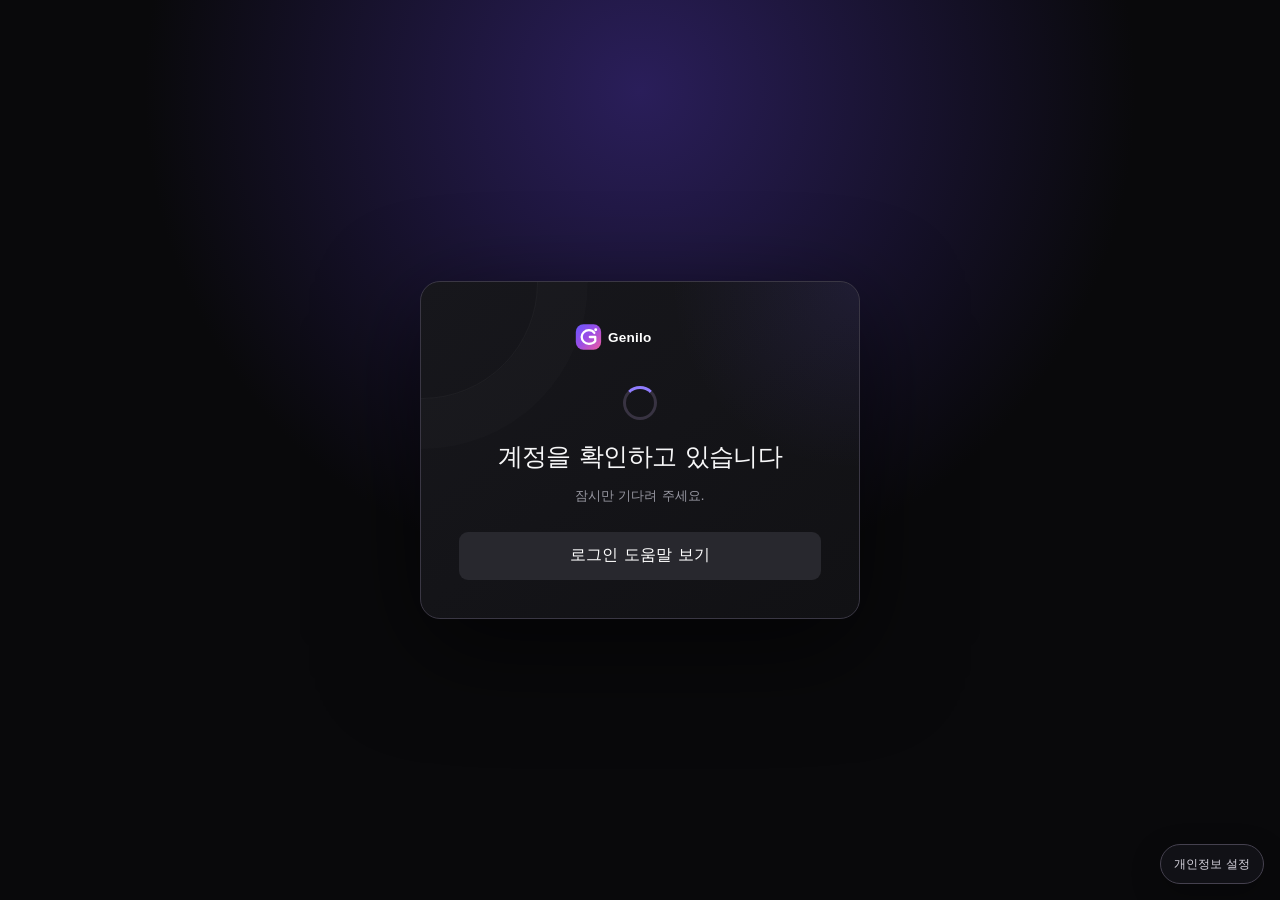
<file: auth-callback.html>
<!doctype html>
<html lang="ko">
<head>
  <link rel="preconnect" href="https://api.genilo.kr">
  <meta name="color-scheme" content="dark">

  <meta charset="UTF-8">
  <meta name="viewport" content="width=device-width,initial-scale=1">
  <title>계정 인증 | Genilo</title>
  <link rel="icon" href="favicon.svg">
  <style>
    :root{color-scheme:dark}*{box-sizing:border-box}body{margin:0;min-height:100vh;display:grid;place-items:center;padding:24px;background:radial-gradient(circle at 50% 10%,#2a1e5a,#09090b 48%);color:#f7f7f8;font-family:Inter,"Noto Sans KR",Arial,sans-serif}.card{width:min(440px,100%);padding:38px;border:1px solid #34343c;border-radius:20px;background:#131316;box-shadow:0 30px 100px #0009;text-align:center}.logo{width:132px;height:34px;margin-bottom:28px}.spinner{width:34px;height:34px;margin:0 auto 20px;border:3px solid #383342;border-top-color:#907cff;border-radius:50%;animation:spin .8s linear infinite}@keyframes spin{to{transform:rotate(360deg)}}h1{margin:0 0 12px;font-size:25px;letter-spacing:-.6px}p{margin:0;color:#9797a1;font-size:13px;line-height:1.7}.reset-form{display:grid;gap:12px;margin-top:25px;text-align:left}.reset-form label{display:grid;gap:7px;color:#aaaab3;font-size:11px;font-weight:600}.reset-form input{width:100%;height:48px;border:1px solid #3b3b43;border-radius:9px;background:#1b1b20;color:#fff;padding:0 13px;font:inherit}.reset-form button,.back-link{display:flex;width:100%;height:48px;align-items:center;justify-content:center;margin-top:3px;border:0;border-radius:9px;background:#765dff;color:#fff;font:inherit;font-weight:700;text-decoration:none}.reset-form button:disabled{opacity:.55}.form-status{min-height:18px;color:#ff9eaa;text-align:center}.back-link{margin-top:24px;background:#28282e}.benefit{margin-top:17px;padding:11px;border:1px solid #40365b;border-radius:10px;background:#7861ff17;color:#c9beff;font-size:12px;font-weight:700}[hidden]{display:none!important}@media(max-width:480px){.card{padding:32px 23px}}
  </style>
  <style>
    .card{position:relative;overflow:hidden;border-color:#3a3744;background:radial-gradient(circle at 100% 0,#765dff1e,transparent 34%),linear-gradient(145deg,#17171c,#111114)}.card::before{content:"";position:absolute;top:-115px;left:-115px;width:230px;height:230px;border:1px solid #ffffff0a;border-radius:50%;box-shadow:0 0 0 50px #ffffff03;pointer-events:none}.card>*{position:relative;z-index:1}.reset-form input:focus{outline:0;border-color:#927cff;box-shadow:0 0 0 3px #765dff24}.reset-form button,.back-link{transition:filter .18s ease,transform .18s ease,background .18s ease}.reset-form button:focus-visible,.back-link:focus-visible,.reset-form input:focus-visible{outline:3px solid #a58fff;outline-offset:3px}@media(hover:hover){.reset-form button:hover,.back-link:hover{filter:brightness(1.1);transform:translateY(-2px)}}@media(max-width:480px){body{padding:16px}.card{border-radius:18px}}
  </style>
  <meta name="referrer" content="strict-origin-when-cross-origin">
  <meta name="application-name" content="Genilo">
  <meta name="apple-mobile-web-app-title" content="Genilo">
  <meta name="format-detection" content="telephone=no,email=no,address=no">
  <meta name="msapplication-TileColor" content="#09090c">
  <meta name="description" content="Genilo 로그인 처리 페이지.">
  <meta name="robots" content="noindex,nofollow">
  <link rel="canonical" href="https://genilo.kr/auth-callback.html">
  <link rel="manifest" href="/manifest.webmanifest">
  <meta property="og:type" content="website">
  <meta property="og:locale" content="ko_KR">
  <meta property="og:site_name" content="Genilo">
  <meta property="og:title" content="계정 인증 | Genilo">
  <meta property="og:description" content="Genilo 로그인 처리 페이지.">
  <meta property="og:url" content="https://genilo.kr/auth-callback.html">
  <meta property="og:image" content="https://genilo.kr/assets/creative-collage.webp">
  <meta property="og:image:alt" content="Genilo에서 제작할 수 있는 이미지·영상 결과 예시">
  <meta property="og:image:type" content="image/webp">
  <meta property="og:image:width" content="1600">
  <meta property="og:image:height" content="900">
  <meta name="twitter:card" content="summary_large_image">
  <meta name="twitter:title" content="계정 인증 | Genilo">
  <meta name="twitter:description" content="Genilo 로그인 처리 페이지.">
  <meta name="twitter:image" content="https://genilo.kr/assets/creative-collage.webp">
  <meta name="twitter:image:alt" content="Genilo에서 제작할 수 있는 이미지·영상 결과 예시">
  <link rel="stylesheet" href="/site-quality.css">
  <link rel="stylesheet" href="/commercial-shell.css">
  <script type="module" crossorigin src="/assets/authCallback-Cd0fzW_i.js"></script>
  <link rel="modulepreload" crossorigin href="/assets/growth-runtime-BsKwnrXR.js">
  <link rel="modulepreload" crossorigin href="/assets/supabase-client-D8zR8z4z.js">
  <link rel="modulepreload" crossorigin href="/assets/api-62hNMqHP.js">
</head>
<body>
  <noscript class="javascript-required">일부 로그인·제작·결제 기능에는 JavaScript가 필요합니다. 정적 안내와 도움말은 계속 확인할 수 있습니다.</noscript>
<a class="skip-link" href="#mainContent">본문 바로가기</a>
  <main class="card" id="mainContent" tabindex="-1">
    <img class="logo" src="genilo-logo.svg" alt="Genilo" width="292" height="64" decoding="async">
    <div id="processing">
      <div class="spinner" id="spinner" aria-hidden="true"></div>
      <h1 id="title">계정을 확인하고 있습니다</h1>
      <p id="message" role="status" aria-live="polite">잠시만 기다려 주세요.</p>
      <p class="benefit" id="benefit" hidden>가입 혜택 800크레딧이 지급되었습니다.</p>
    </div>
    <form class="reset-form" id="resetForm" hidden novalidate>
      <label>새 비밀번호<input id="newPassword" type="password" autocomplete="new-password" minlength="8" maxlength="72" required></label>
      <label>새 비밀번호 확인<input id="newPasswordConfirm" type="password" autocomplete="new-password" minlength="8" maxlength="72" required></label>
      <button type="submit">비밀번호 변경하기</button>
      <p class="form-status" id="formStatus" role="status" aria-live="polite"></p>
    </form>
    <a class="back-link" id="backLink" href="/" hidden>홈으로 돌아가기</a>
    <a class="back-link" href="/help.html">로그인 도움말 보기</a>
  </main>
  <script src="/consent-manager.js" defer></script>
  <script src="/journey-runtime.js" type="module"></script>
</body>
</html>
</file>
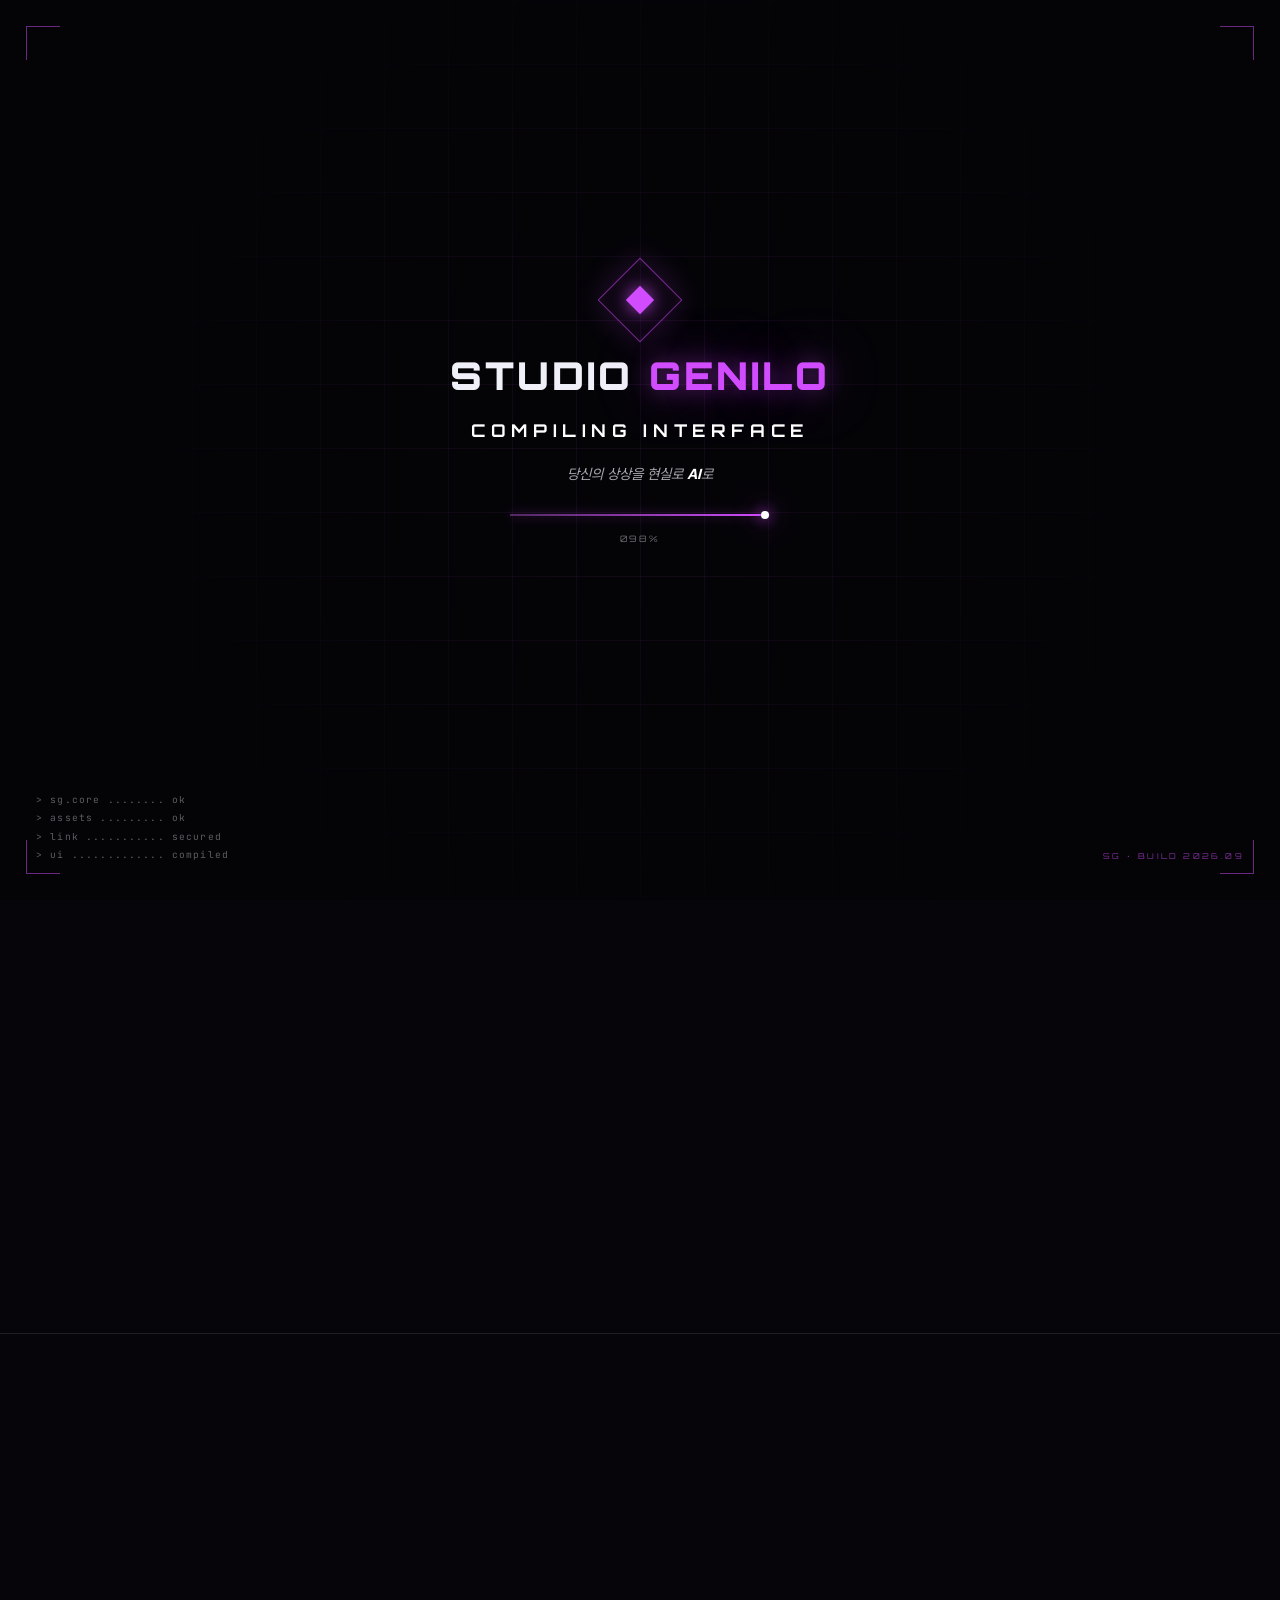
<file: contact.html>
<!doctype html>
<html lang="ko">
<head>
<meta charset="utf-8">
<meta name="viewport" content="width=device-width,initial-scale=1">
<meta name="description" content="Studio Genilo | AI로 만드는 웹 앱 제작 스튜디오. 랜딩 페이지부터 로그인·결제·관리자 기능이 있는 웹 앱까지 기획·디자인·개발을 한 번에.">
<title>상담하기 | Studio Genilo</title>
<link href="fonts.css" rel="stylesheet">
<link href="site.css" rel="stylesheet">
<link href="cyber.css" rel="stylesheet">
<link rel="preconnect" href="https://fonts.googleapis.com">
<link rel="preconnect" href="https://fonts.gstatic.com" crossorigin>
<link href="https://fonts.googleapis.com/css2?family=Orbitron:wght@500;700;900&display=swap" rel="stylesheet">
</head>
<body data-theme="dark" data-page="contact">
<div class="grid-bg"></div>
<div class="cursor" id="cursor"></div>
<div class="scan"></div>
<div class="hud"><i></i><i></i><i></i><i></i></div>
<div class="boot" id="boot"><div class="boot-grid"></div><div class="boot-corners"><i></i><i></i><i></i><i></i></div>
<div class="boot-inner"><div class="boot-mark"><i></i></div><div class="boot-logo">Studio <em>Genilo</em></div><div class="boot-status" id="bootStatus">INITIALIZING AI CORE</div><div class="boot-tag">당신의 상상을 현실로 <b>AI</b>로</div><div class="boot-bar"><i id="bootFill"></i><b id="bootDot"></b></div><div class="boot-pct" id="bootPct">000%</div><button class="boot-enter" id="bootEnter" type="button">ENTER STUDIO<small>READY</small></button></div>
<div class="boot-log" id="bootLog"></div><div class="boot-ver">SG · BUILD 2026.09</div></div>
<script src="cyber.js"></script>
<header id="header"><div class="pill">
  <a class="logo" href="index.html"><span>Studio <em>Genilo</em></span><span class="dots" id="dots"><i></i><i></i><i></i><i></i></span></a>
  <nav class="links" id="navLinks">
    <a href="portfolio.html" data-page="portfolio">제작 사례</a><a href="pricing.html" data-page="pricing">제작 요금</a><a href="process.html" data-page="process">제작 과정</a><a href="contact.html" data-page="contact">상담하기</a><a href="workspace.html" data-page="workspace">AI 작업실</a><a href="experts.html" data-page="experts">AI 전문가 지원</a>
  </nav>
  <div class="hright">
    <a class="chat-pill" href="https://open.kakao.com/o/sACnsFNi" target="_blank" rel="noopener noreferrer"><span>카카오톡 무료 상담</span></a>
    <button class="menu-btn" aria-label="메뉴 열기" id="menuBtn">☰</button>
  </div>
</div></header>
<div class="mobile-menu" id="mobileMenu">
  <a href="portfolio.html"><span>01</span>제작 사례</a><a href="pricing.html"><span>02</span>제작 요금</a><a href="process.html"><span>03</span>제작 과정</a><a href="contact.html"><span>04</span>상담하기</a><a href="workspace.html"><span>05</span>AI 작업실</a><a href="experts.html"><span>06</span>AI 전문가 지원</a>
</div>
<aside class="scroll-meter"><span class="rail"><span class="tick" id="tick"></span></span><span id="scrollPct">000%</span></aside>

<main id="top">
<section class="section" id="contact" data-ghost="CONTACT" data-theme="dark">
  <div class="wrap">
    <div class="reveal"><div class="eyebrow scramble">CONTACT</div><h2 class="title">상담 안내<em>.</em></h2><p class="lead">문의는 Studio Genilo 카카오톡 채널에서 가장 빠르게 확인합니다. 업종, 필요한 기능, 원하는 공개 시점을 함께 보내 주시면 됩니다.</p></div>
    <div class="contact-cards stagger">
      <a class="card ccard" href="https://open.kakao.com/o/sACnsFNi" target="_blank" rel="noopener noreferrer"><span class="cic">K</span><span><strong>카카오톡 채널 상담하기</strong><small>Studio Genilo 카카오톡 채널</small></span><span class="go">→</span></a>
      <a class="card ccard" href="tel:01086039867"><span class="cic">☎</span><span><strong>전화 상담</strong><small>010-4819-3459</small></span><span class="go">→</span></a>
      <a class="card ccard" href="mailto:nbh3459@gmail.com"><span class="cic">@</span><span><strong>이메일 상담</strong><small>nbh3459@gmail.com</small></span><span class="go">→</span></a>
    </div>
    <div class="contact-grid reveal">
      <aside class="contact-side card"><h3>Studio Genilo 상담 채널</h3><p>작업 범위를 확인한 뒤 진행 가능 일정과 최종 견적을 안내합니다. 상담은 카카오톡 채널에서 기록으로 남아 편리하게 이어갈 수 있습니다.</p><a class="btn kakao-btn" href="https://open.kakao.com/o/sACnsFNi" target="_blank" rel="noopener noreferrer">카카오톡 채널 상담하기</a><div class="contact-buttons"><a class="btn primary" href="tel:01086039867">전화 상담</a><a class="btn outline" href="mailto:nbh3459@gmail.com">이메일 상담</a></div><p class="notice" style="margin-top:16px">전화 010-4819-3459<br>이메일 nbh3459@gmail.com</p></aside>
      <form class="form card" id="contactForm"><h3 style="margin-top:0">상담 내용 정리</h3><p class="notice">작성 후 카카오톡 상담 버튼을 누르면 내용이 복사되고 채널이 열립니다. 채팅창에 붙여넣어 전송하면 됩니다.</p><div class="form-grid"><div class="field"><label for="company">업체명 / 이름 <span class="notice">(선택)</span></label><input id="company" type="text" placeholder="예: 우리상회 / 홍길동"></div><div class="field"><label for="phone">연락처 <span style="color:var(--red)">*</span></label><input id="phone" type="text" placeholder="연락 가능한 번호를 입력하세요"></div><div class="field"><label for="interest">관심 상품</label><select id="interest"><option>상담 전 선택</option><option>실속형</option><option>기본형</option><option>프리미엄형</option></select></div><div class="field full"><label for="message">문의 내용 <span style="color:var(--red)">*</span></label><textarea id="message" rows="5" placeholder="업종, 필요한 페이지 또는 기능, 원하는 공개 시점 등을 적어 주세요."></textarea></div><div class="field full"><label class="privacy"><input type="checkbox" id="privacy"> 개인정보 수집 및 상담 목적의 이용에 동의합니다. <span style="color:var(--red)">*</span></label></div></div><div class="form-actions"><button class="btn kakao-btn" type="button" id="kakaoInquiry">카카오톡으로 상담하기</button><button class="btn outline" type="reset">내용 지우기</button></div><div class="result" id="formResult" aria-live="polite"></div><div class="form-success" id="formSuccess">상담 내용을 복사하고 카카오톡 채널을 열었습니다. 채팅창에 붙여넣어 보내 주세요.</div></form>
    </div>
  </div>
</section>
</main>

<footer><div class="wrap">
  <div class="foot-top reveal"><div class="foot-logo">Studio <em>Genilo</em></div><nav class="foot-nav"><a href="portfolio.html">제작 사례</a><a href="pricing.html">제작 요금</a><a href="process.html">제작 과정</a><a href="contact.html">상담하기</a><a href="workspace.html">AI 작업실</a><a href="experts.html">AI 전문가 지원</a></nav></div>
  <div class="biz reveal"><span><i>상호</i>에이아이 스튜디오 제닐로</span><span><i>대표자</i>문지석</span><span><i>사업자등록번호</i>846-11-03049</span><span><i>전화</i>010-4819-3459</span><span><i>이메일</i>nbh3459@gmail.com</span><span><i>주소</i>서울특별시 마포구 만리재로6길 3-20 (공덕동)</span></div>
  <div class="copy reveal"><span>© Studio Genilo. All rights reserved.</span><span>STUDIO GENILO · WEB DESIGN</span></div>
</div></footer>

<div class="mobile-bar"><a class="btn outline" href="contact.html">상담하기</a><a class="btn primary" href="https://open.kakao.com/o/sACnsFNi" target="_blank" rel="noopener noreferrer">카카오톡 상담</a></div>
<div class="preview-modal" id="previewModal" role="dialog" aria-modal="true" aria-labelledby="previewTitle"><div class="preview-dialog"><div class="preview-top"><div class="preview-title" id="previewTitle">포트폴리오 미리보기</div><button class="preview-close" id="previewClose" type="button" aria-label="미리보기 닫기">×</button></div><img class="preview-image" id="previewImage" alt="포트폴리오 확대 이미지"></div></div>
<script src="site.js"></script>
</body>
</html>
</file>
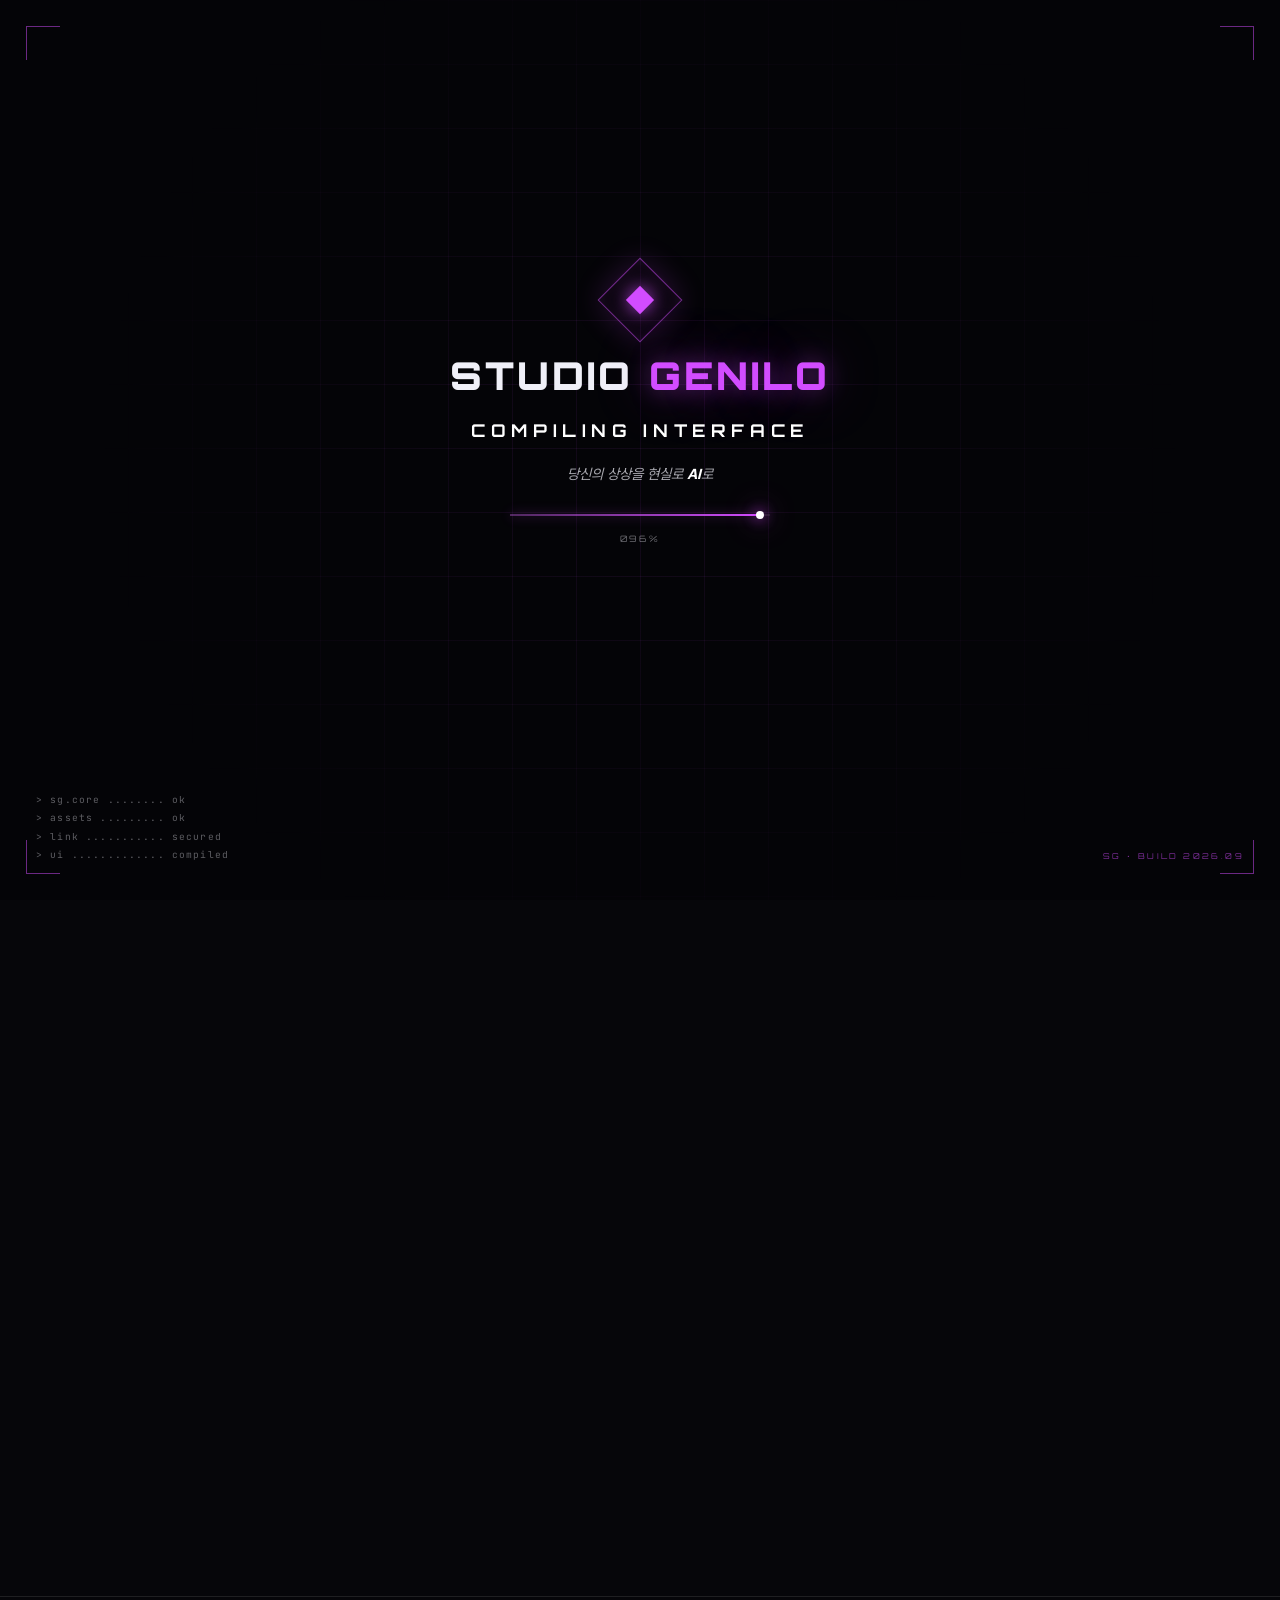
<file: experts.html>
<!doctype html>
<html lang="ko">
<head>
<meta charset="utf-8">
<meta name="viewport" content="width=device-width,initial-scale=1">
<meta name="description" content="Studio Genilo | AI로 만드는 웹 앱 제작 스튜디오. 랜딩 페이지부터 로그인·결제·관리자 기능이 있는 웹 앱까지 기획·디자인·개발을 한 번에.">
<title>AI 전문가 지원 | Studio Genilo</title>
<link href="fonts.css" rel="stylesheet">
<link href="site.css" rel="stylesheet">
<link href="cyber.css" rel="stylesheet">
<link rel="preconnect" href="https://fonts.googleapis.com">
<link rel="preconnect" href="https://fonts.gstatic.com" crossorigin>
<link href="https://fonts.googleapis.com/css2?family=Orbitron:wght@500;700;900&display=swap" rel="stylesheet">
</head>
<body data-theme="dark" data-page="experts">
<div class="grid-bg"></div>
<div class="cursor" id="cursor"></div>
<div class="scan"></div>
<div class="hud"><i></i><i></i><i></i><i></i></div>
<div class="boot" id="boot"><div class="boot-grid"></div><div class="boot-corners"><i></i><i></i><i></i><i></i></div>
<div class="boot-inner"><div class="boot-mark"><i></i></div><div class="boot-logo">Studio <em>Genilo</em></div><div class="boot-status" id="bootStatus">INITIALIZING AI CORE</div><div class="boot-tag">당신의 상상을 현실로 <b>AI</b>로</div><div class="boot-bar"><i id="bootFill"></i><b id="bootDot"></b></div><div class="boot-pct" id="bootPct">000%</div><button class="boot-enter" id="bootEnter" type="button">ENTER STUDIO<small>READY</small></button></div>
<div class="boot-log" id="bootLog"></div><div class="boot-ver">SG · BUILD 2026.09</div></div>
<script src="cyber.js"></script>
<header id="header"><div class="pill">
  <a class="logo" href="index.html"><span>Studio <em>Genilo</em></span><span class="dots" id="dots"><i></i><i></i><i></i><i></i></span></a>
  <nav class="links" id="navLinks">
    <a href="portfolio.html" data-page="portfolio">제작 사례</a><a href="pricing.html" data-page="pricing">제작 요금</a><a href="process.html" data-page="process">제작 과정</a><a href="contact.html" data-page="contact">상담하기</a><a href="workspace.html" data-page="workspace">AI 작업실</a><a href="experts.html" data-page="experts">AI 전문가 지원</a>
  </nav>
  <div class="hright">
    <a class="chat-pill" href="https://open.kakao.com/o/sACnsFNi" target="_blank" rel="noopener noreferrer"><span>카카오톡 무료 상담</span></a>
    <button class="menu-btn" aria-label="메뉴 열기" id="menuBtn">☰</button>
  </div>
</div></header>
<div class="mobile-menu" id="mobileMenu">
  <a href="portfolio.html"><span>01</span>제작 사례</a><a href="pricing.html"><span>02</span>제작 요금</a><a href="process.html"><span>03</span>제작 과정</a><a href="contact.html"><span>04</span>상담하기</a><a href="workspace.html"><span>05</span>AI 작업실</a><a href="experts.html"><span>06</span>AI 전문가 지원</a>
</div>
<aside class="scroll-meter"><span class="rail"><span class="tick" id="tick"></span></span><span id="scrollPct">000%</span></aside>

<main id="top">
<section class="section" id="experts" data-theme="dark" data-ghost="APPLY">
  <div class="wrap">
    <div class="reveal"><div class="eyebrow scramble">APPLY · AI EXPERT</div><h2 class="title">AI 전문가 지원<em>.</em></h2><p class="lead">Studio Genilo 프로젝트에 함께할 AI 전문가를 찾습니다. 지원서는 검토 후 이메일 또는 카카오톡으로 연락드립니다.</p></div>
    <div class="contact-grid">
      <aside class="contact-side card reveal">
        <h3>모집 분야</h3>
        <div class="info"><ul><li>프롬프트 엔지니어링 · 에이전트 워크플로</li><li>LLM 앱 개발 (RAG · 챗봇 · API 연동)</li><li>이미지 · 영상 · 음악 생성</li><li>데이터 · 자동화 · MCP 도구</li><li>UI 디자인 · 프런트엔드</li></ul></div>
        <h3 style="margin-top:22px">협업 형태</h3>
        <p>프로젝트 단위 프리랜서, 파트타임, 상시 협업 모두 가능합니다. 원격 기본, 필요 시 서울 마포 오프라인 미팅.</p>
        <h3 style="margin-top:22px">진행</h3>
        <div class="info"><ul><li>지원서 접수</li><li>포트폴리오 검토 (영업일 3일 이내)</li><li>화상 또는 카카오톡 인터뷰</li><li>시범 과제 후 협업 시작</li></ul></div>
      </aside>
      <form class="form card reveal" id="expertForm" novalidate>
        <h3 style="margin-top:0">지원서</h3>
        <p class="notice">* 표시는 필수입니다. 접수된 내용은 채용 검토 목적으로만 사용합니다.</p>
        <div class="form-grid">
          <div class="field"><label for="exName">이름 <span style="color:var(--red)">*</span></label><input id="exName" type="text" autocomplete="name" maxlength="80" placeholder="홍길동"></div>
          <div class="field"><label for="exEmail">이메일 <span style="color:var(--red)">*</span></label><input id="exEmail" type="text" inputmode="email" autocomplete="email" maxlength="254" placeholder="you@example.com"></div>
          <div class="field"><label for="exPhone">연락처</label><input id="exPhone" type="text" inputmode="tel" autocomplete="tel" maxlength="40" placeholder="010-0000-0000"></div>
          <div class="field"><label for="exYears">경력</label><select id="exYears"><option>1년 미만</option><option>1~3년</option><option>3~5년</option><option>5~10년</option><option>10년 이상</option></select></div>
          <div class="field full"><label>전문 분야 <span class="notice">(복수 선택)</span></label><div class="choice-row" id="exFields"><label><input class="exField" type="checkbox" value="프롬프트 엔지니어링"> 프롬프트 엔지니어링</label><label><input class="exField" type="checkbox" value="에이전트 워크플로"> 에이전트 워크플로</label><label><input class="exField" type="checkbox" value="LLM 앱 개발"> LLM 앱 개발</label><label><input class="exField" type="checkbox" value="이미지 생성"> 이미지 생성</label><label><input class="exField" type="checkbox" value="영상 생성"> 영상 생성</label><label><input class="exField" type="checkbox" value="음악 생성"> 음악 생성</label><label><input class="exField" type="checkbox" value="데이터 · 자동화"> 데이터 · 자동화</label><label><input class="exField" type="checkbox" value="UI 디자인"> UI 디자인</label><label><input class="exField" type="checkbox" value="프런트엔드"> 프런트엔드</label><label><input class="exField" type="checkbox" value="기타"> 기타</label></div></div>
          <div class="field full"><label>협업 형태</label><div class="choice-row"><label><input name="exType" type="radio" value="프리랜서 (프로젝트 단위)" checked> 프리랜서 (프로젝트 단위)</label><label><input name="exType" type="radio" value="파트타임"> 파트타임</label><label><input name="exType" type="radio" value="상시 협업"> 상시 협업</label></div></div>
          <div class="field full"><label for="exLinks">포트폴리오 · GitHub 링크</label><input id="exLinks" type="text" inputmode="url" maxlength="500" placeholder="https://github.com/… , https://…"></div>
          <div class="field full"><label for="exIntro">소개 <span style="color:var(--red)">*</span></label><textarea id="exIntro" rows="6" maxlength="4000" placeholder="주로 다뤄 온 모델과 도구, 대표 작업, 가능한 시간대를 적어 주세요."></textarea></div>
          <div class="field full"><label class="privacy"><input type="checkbox" id="exPrivacy"> 지원서 검토를 위한 개인정보 수집 및 이용에 동의합니다. <span style="color:var(--red)">*</span></label></div>
          <input type="text" id="exWebsite" tabindex="-1" autocomplete="off" style="position:absolute;left:-9999px" aria-hidden="true">
        </div>
        <div class="form-actions"><button class="btn primary" type="submit" id="exSubmit">지원서 보내기</button><button class="btn kakao-btn" type="button" id="exKakao">카카오톡으로 보내기</button></div>
        <div class="result" id="exResult" aria-live="polite"></div>
        <div class="form-success" id="exSuccess">지원서가 접수되었습니다. 검토 후 이메일로 연락드리겠습니다.</div>
      </form>
    </div>
  </div>
</section>
<script>
(function(){
  const $=id=>document.getElementById(id);const form=$('expertForm');if(!form)return;
  const startedAt=Date.now();const KAKAO='https://open.kakao.com/o/sACnsFNi';
  function fields(){return [...document.querySelectorAll('.exField:checked')].map(i=>i.value)}
  function type(){const r=document.querySelector('input[name=exType]:checked');return r?r.value:''}
  function compose(){return ['[AI 전문가 지원]','이름: '+$('exName').value.trim(),'이메일: '+$('exEmail').value.trim(),'연락처: '+($('exPhone').value.trim()||'-'),'경력: '+$('exYears').value,'전문 분야: '+(fields().join(', ')||'-'),'협업 형태: '+type(),'링크: '+($('exLinks').value.trim()||'-'),'','소개:',$('exIntro').value.trim()].join('\n')}
  function validate(){const name=$('exName').value.trim(),email=$('exEmail').value.trim(),intro=$('exIntro').value.trim();
    if(name.length<2)return '이름을 입력해 주세요.';if(!/^[^\s@]+@[^\s@]+\.[^\s@]+$/.test(email))return '이메일 주소를 확인해 주세요.';
    if(intro.length<10)return '소개를 10자 이상 적어 주세요.';if(!$('exPrivacy').checked)return '개인정보 수집·이용에 동의해 주세요.';return ''}
  function show(msg,ok){const r=$('exResult');r.textContent=msg;r.style.color=ok?'':'var(--red)'}
  form.addEventListener('submit',async e=>{e.preventDefault();const err=validate();if(err){show(err,false);return}
    const btn=$('exSubmit');btn.disabled=true;btn.textContent='보내는 중…';show('',true);
    try{const res=await fetch('https://api.genilo.kr/contact',{method:'POST',headers:{'Content-Type':'application/json'},body:JSON.stringify({category:'partnership',name:$('exName').value.trim(),email:$('exEmail').value.trim(),subject:'AI 전문가 지원 · '+$('exName').value.trim()+' · '+(fields().slice(0,2).join(', ')||'분야 미선택'),message:compose(),privacy:true,startedAt,website:$('exWebsite').value})});
      const data=await res.json().catch(()=>({}));if(!res.ok)throw new Error(data.message||'접수에 실패했습니다.');
      $('exSuccess').classList.add('show');form.querySelectorAll('input,textarea,select,button').forEach(el=>{if(el.id!=='exKakao')el.disabled=true});btn.textContent='접수 완료'}
    catch(err){show((err.message||'접수에 실패했습니다.')+' 카카오톡으로 보내기를 이용해 주세요.',false);btn.disabled=false;btn.textContent='지원서 보내기'}});
  $('exKakao').addEventListener('click',async()=>{const err=validate();if(err){show(err,false);return}
    try{await navigator.clipboard.writeText(compose())}catch{}window.open(KAKAO,'_blank','noopener');show('지원 내용이 복사되었습니다. 열린 채팅창에 붙여 넣어 보내 주세요.',true)});
})();
</script>
</main>

<footer><div class="wrap">
  <div class="foot-top reveal"><div class="foot-logo">Studio <em>Genilo</em></div><nav class="foot-nav"><a href="portfolio.html">제작 사례</a><a href="pricing.html">제작 요금</a><a href="process.html">제작 과정</a><a href="contact.html">상담하기</a><a href="workspace.html">AI 작업실</a><a href="experts.html">AI 전문가 지원</a></nav></div>
  <div class="biz reveal"><span><i>상호</i>에이아이 스튜디오 제닐로</span><span><i>대표자</i>문지석</span><span><i>사업자등록번호</i>846-11-03049</span><span><i>전화</i>010-4819-3459</span><span><i>이메일</i>nbh3459@gmail.com</span><span><i>주소</i>서울특별시 마포구 만리재로6길 3-20 (공덕동)</span></div>
  <div class="copy reveal"><span>© Studio Genilo. All rights reserved.</span><span>STUDIO GENILO · WEB DESIGN</span></div>
</div></footer>

<div class="mobile-bar"><a class="btn outline" href="contact.html">상담하기</a><a class="btn primary" href="https://open.kakao.com/o/sACnsFNi" target="_blank" rel="noopener noreferrer">카카오톡 상담</a></div>
<div class="preview-modal" id="previewModal" role="dialog" aria-modal="true" aria-labelledby="previewTitle"><div class="preview-dialog"><div class="preview-top"><div class="preview-title" id="previewTitle">포트폴리오 미리보기</div><button class="preview-close" id="previewClose" type="button" aria-label="미리보기 닫기">×</button></div><img class="preview-image" id="previewImage" alt="포트폴리오 확대 이미지"></div></div>
<script src="site.js"></script>
</body>
</html>
</file>
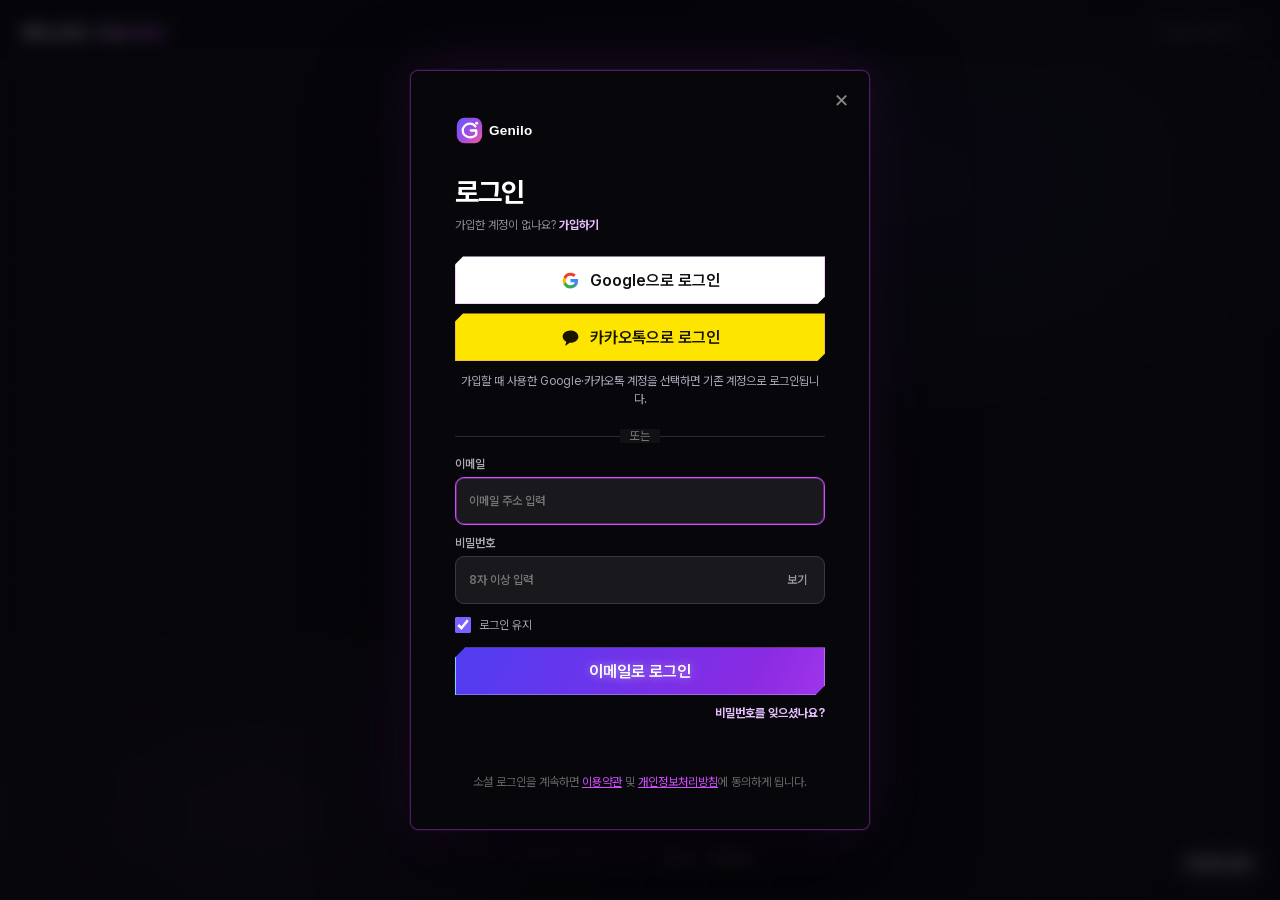
<file: login.html>
<!doctype html>
<html lang="ko">
<head>
  <link rel="preconnect" href="https://api.genilo.kr">
  <meta name="color-scheme" content="dark">
  <meta charset="UTF-8">
  <meta name="viewport" content="width=device-width,initial-scale=1">
  <title>로그인 | Genilo</title>
  <meta name="theme-color" content="#06060a">
  <meta name="robots" content="noindex,nofollow">
  <link rel="icon" href="/favicon.svg">
  <link rel="manifest" href="/manifest.webmanifest">
  <script>
    // The auth modal opens only when ?auth= is present. Direct visits get the login flow.
    (function(){var p=new URLSearchParams(location.search);if(!p.get("auth")){p.set("auth","login");history.replaceState(null,"",location.pathname+"?"+p.toString())}})();
  </script>
  <link rel="stylesheet" href="/site-quality.css">
  <link rel="stylesheet" href="/commercial-shell.css">
  <script type="module" crossorigin src="/assets/main-DBMNyx41.js"></script>
  <link rel="modulepreload" crossorigin href="/assets/growth-runtime-BsKwnrXR.js">
  <link rel="modulepreload" crossorigin href="/assets/preload-helper-BXl3LOEh.js">
  <link rel="modulepreload" crossorigin href="/assets/supabase-client-D8zR8z4z.js">
  <link rel="modulepreload" crossorigin href="/assets/ranking-strengths-DyvT0tad.js">
  <link rel="stylesheet" crossorigin href="/assets/main-BdO1nhyz.css">
  <link rel="stylesheet" crossorigin href="/assets/interactions-CuxYAi4e.css">
  <link rel="stylesheet" href="/fonts.css">
  <link rel="preconnect" href="https://fonts.googleapis.com">
  <link rel="preconnect" href="https://fonts.gstatic.com" crossorigin>
  <link href="https://fonts.googleapis.com/css2?family=Orbitron:wght@500;700;900&display=swap" rel="stylesheet">
  <link rel="stylesheet" href="/workspace-theme.css">
  <style>
    .login-stubs{display:none!important}
    body{min-height:100vh;margin:0;overflow:auto}
    .login-bar{position:fixed;top:0;left:0;right:0;z-index:5;display:flex;align-items:center;justify-content:space-between;height:64px;padding:0 22px;border-bottom:1px solid rgba(210,76,255,.22);background:rgba(6,6,10,.82);backdrop-filter:blur(14px)}
    .login-bar .brand{font-family:var(--font-hud);font-weight:700;letter-spacing:.04em;font-size:1.15rem;text-decoration:none;background:linear-gradient(90deg,#fff,#e6bfff 50%,#d24cff);-webkit-background-clip:text;background-clip:text;color:transparent}
    .login-bar .back{font-family:var(--font-hud);font-size:.6rem;letter-spacing:.22em;text-transform:uppercase;color:rgba(240,240,248,.65);text-decoration:none;border:1px solid rgba(210,76,255,.4);padding:10px 14px;clip-path:polygon(8px 0,100% 0,100% calc(100% - 8px),calc(100% - 8px) 100%,0 100%,0 8px)}
    .login-bar .back:hover{color:#fff;background:rgba(210,76,255,.14)}
    .login-hint{position:fixed;left:50%;bottom:28px;transform:translateX(-50%);z-index:5;font-family:var(--font-hud);font-size:.55rem;letter-spacing:.3em;color:rgba(210,76,255,.7);text-align:center}
    .login-hint a{color:#fff;text-decoration:none;border-bottom:1px solid rgba(210,76,255,.5)}
    #authModal{border:1px solid rgba(210,76,255,.35);border-radius:8px;background:rgba(8,8,12,.97);color:#fff;box-shadow:0 0 0 1px rgba(210,76,255,.08),0 30px 90px rgba(0,0,0,.75),0 0 60px rgba(210,76,255,.14)}
    #authModal::backdrop{background:rgba(6,6,10,.7);backdrop-filter:blur(8px)}
    #authModal .auth-heading h2{color:#fff}
    #authModal input{background:#08080d;border:1px solid rgba(210,76,255,.25);color:#fff}
    #authModal input:focus{outline:none;border-color:#d24cff;box-shadow:inset 0 0 0 1px rgba(210,76,255,.35)}
    #authModal .email-login{border:1px solid rgba(255,255,255,.28);border-radius:0;clip-path:polygon(10px 0,100% 0,100% calc(100% - 10px),calc(100% - 10px) 100%,0 100%,0 10px);color:#fff;background:linear-gradient(115deg,#4f3df2 0%,#8a2be2 32%,#d24cff 58%,#7c5cff 82%,#36cfff 100%);background-size:260% 100%;text-shadow:0 0 10px rgba(255,255,255,.45)}
    #authModal .email-login:hover{background-position:100% 50%}
    #authModal .social{border:1px solid rgba(210,76,255,.25);border-radius:0;clip-path:polygon(8px 0,100% 0,100% calc(100% - 8px),calc(100% - 8px) 100%,0 100%,0 8px)}
    #authModal .social.google{background:#fff;color:#111}
    #authModal .social.kakao{background:#fee500;color:#191600}
    #authModal .auth-mode-switch,#authModal .forgot-password,#authModal .resend-confirmation{color:#e6bfff}
    #authModal .auth-legal a,#authModal .signup-consent a{color:#d24cff}
  </style>
</head>
<body data-page="login">
  <div class="login-bar"><a class="brand" href="/">Studio Genilo</a><a class="back" href="/workspace.html?panel=chat">작업실로 돌아가기</a></div>
  <p class="login-hint">GENILO ACCOUNT · <a href="/login.html?auth=login">로그인</a> · <a href="/login.html?auth=signup">회원가입</a></p>

  <!-- Elements the landing bundle looks up at startup. Kept hidden so it initializes without errors. -->
  <div class="login-stubs" aria-hidden="true">
    <script type="application/ld+json" id="geniloWebsiteSchema">{}</script>
    <div id="guestActions"></div><div id="userActions" hidden></div>
    <div id="homeAccountMenu" hidden></div><button type="button" id="homeAccountButton"></button>
    <span id="homeAccountEmail"></span><span id="homeAccountInitial"></span><button type="button" id="homeLogout"></button>
    <a id="heroUserCta" href="/workspace.html"></a>
    <div id="homeRankingRows"></div><div id="homeRankingExplanation"></div><div id="homeRankingSource"></div><div id="homeRankingUpdated"></div><div id="homeRankingStatus"></div><div id="homePerformanceSourceTab"></div>
    <div id="homeOutcomePricing"></div><div id="homeOutcomeNote"></div>
  </div>

  <dialog id="authModal" aria-labelledby="authTitle">
    <button type="button" class="modal-close" aria-label="닫기">×</button>
    <form class="auth" id="authForm" novalidate><img class="auth-logo" src="genilo-logo.svg" alt="Genilo" width="292" height="64" loading="lazy" decoding="async">
      <div class="auth-heading"><h2 id="authTitle">로그인</h2><p><span id="authPrompt">가입한 계정이 없나요?</span> <button type="button" class="auth-mode-switch">가입하기</button></p></div>
      <p class="auth-credit" id="authCredit" hidden><strong>800</strong><span>이메일 인증 완료 후 무료 크레딧</span></p>
      <button type="button" class="social google" data-provider="google">
        <svg aria-hidden="true" viewBox="0 0 24 24"><path fill="#4285f4" d="M21.6 12.2c0-.7-.1-1.4-.2-2H12v3.9h5.4a4.6 4.6 0 0 1-2 3v2.6h3.2c1.9-1.8 3-4.4 3-7.5Z"/><path fill="#34a853" d="M12 22c2.7 0 5-.9 6.6-2.3l-3.2-2.6c-.9.6-2 1-3.4 1a5.8 5.8 0 0 1-5.5-4H3.2v2.6A10 10 0 0 0 12 22Z"/><path fill="#fbbc05" d="M6.5 14.1a6 6 0 0 1 0-3.9V7.6H3.2a10 10 0 0 0 0 9.1l3.3-2.6Z"/><path fill="#ea4335" d="M12 6.1c1.5 0 2.8.5 3.8 1.5l2.9-2.8A9.7 9.7 0 0 0 3.2 7.6l3.3 2.6A5.8 5.8 0 0 1 12 6.1Z"/></svg>
        <span>Google으로 가입하기</span>
      </button>
      <button type="button" class="social kakao" data-provider="kakao">
        <svg aria-hidden="true" viewBox="0 0 24 24"><path fill="currentColor" d="M12 3C6.5 3 2 6.5 2 10.8c0 2.8 1.9 5.2 4.7 6.6l-1.2 4.1c-.1.4.3.7.7.5l4.8-3.3h1c5.5 0 10-3.5 10-7.9S17.5 3 12 3Z"/></svg>
        <span>카카오톡으로 가입하기</span>
      </button>
      <p class="provider-note" id="providerNote" hidden></p>
      <div class="or" id="authDivider"><span>또는</span></div>
      <p class="signup-email-notice" id="signupEmailNotice" hidden>입력한 이메일로 보낸 인증 링크를 눌러야 가입이 완료됩니다. 이미 가입된 Google·카카오 계정은 같은 버튼을 누르면 로그인됩니다.</p>
      <p class="signup-email-notice" id="recoveryEmailNotice" hidden>가입한 이메일을 입력하면 본인 확인용 재설정 링크를 보내드립니다. 링크에서 새 비밀번호를 설정할 수 있습니다.</p>
      <div class="auth-field"><label for="email" id="emailLabel">이메일</label><input id="email" name="email" type="email" autocomplete="email" inputmode="email" maxlength="254" placeholder="이메일 주소 입력" required></div>
      <div class="auth-field" id="passwordField"><label for="password">비밀번호</label><span class="password-input"><input id="password" name="password" type="password" autocomplete="current-password" minlength="8" maxlength="72" placeholder="8자 이상 입력" required><button type="button" class="password-toggle" data-password-target="password" aria-label="비밀번호 표시">보기</button></span></div>
      <div class="auth-field confirm-password-field" id="confirmPasswordField" hidden><label for="confirmPassword">비밀번호 확인</label><span class="password-input"><input id="confirmPassword" name="confirmPassword" type="password" autocomplete="new-password" minlength="8" maxlength="72" placeholder="비밀번호 다시 입력"><button type="button" class="password-toggle" data-password-target="confirmPassword" aria-label="비밀번호 확인 표시">보기</button></span></div>
      <p class="password-help" id="passwordHelp" hidden>영문과 숫자를 포함해 8자 이상 입력하세요.</p>
      <label class="signup-consent" id="signupConsentRow" hidden><input id="signupConsent" type="checkbox"> <span><a href="terms.html" target="_blank" rel="noopener">이용약관</a> 및 <a href="privacy.html" target="_blank" rel="noopener">개인정보처리방침</a>에 동의합니다.</span></label>
      <label class="remember-login" id="rememberLoginRow"><input id="rememberLogin" type="checkbox" checked> <span>로그인 유지</span></label>
      <button type="submit" class="email-login">이메일로 로그인</button>
      <button type="button" class="forgot-password">비밀번호를 잊으셨나요?</button>
      <button type="button" class="resend-confirmation" hidden>인증 이메일 다시 보내기</button>
      <p class="auth-status" id="authStatus" role="status" aria-live="polite"></p>
      <small class="auth-legal" id="authLegal">소셜 로그인을 계속하면 <a href="terms.html">이용약관</a> 및 <a href="privacy.html">개인정보처리방침</a>에 동의하게 됩니다.</small>
    </form>
  </dialog>
  <script src="/consent-manager.js" defer></script>
  <script src="/journey-runtime.js" type="module"></script>
</body>
</html>
</file>
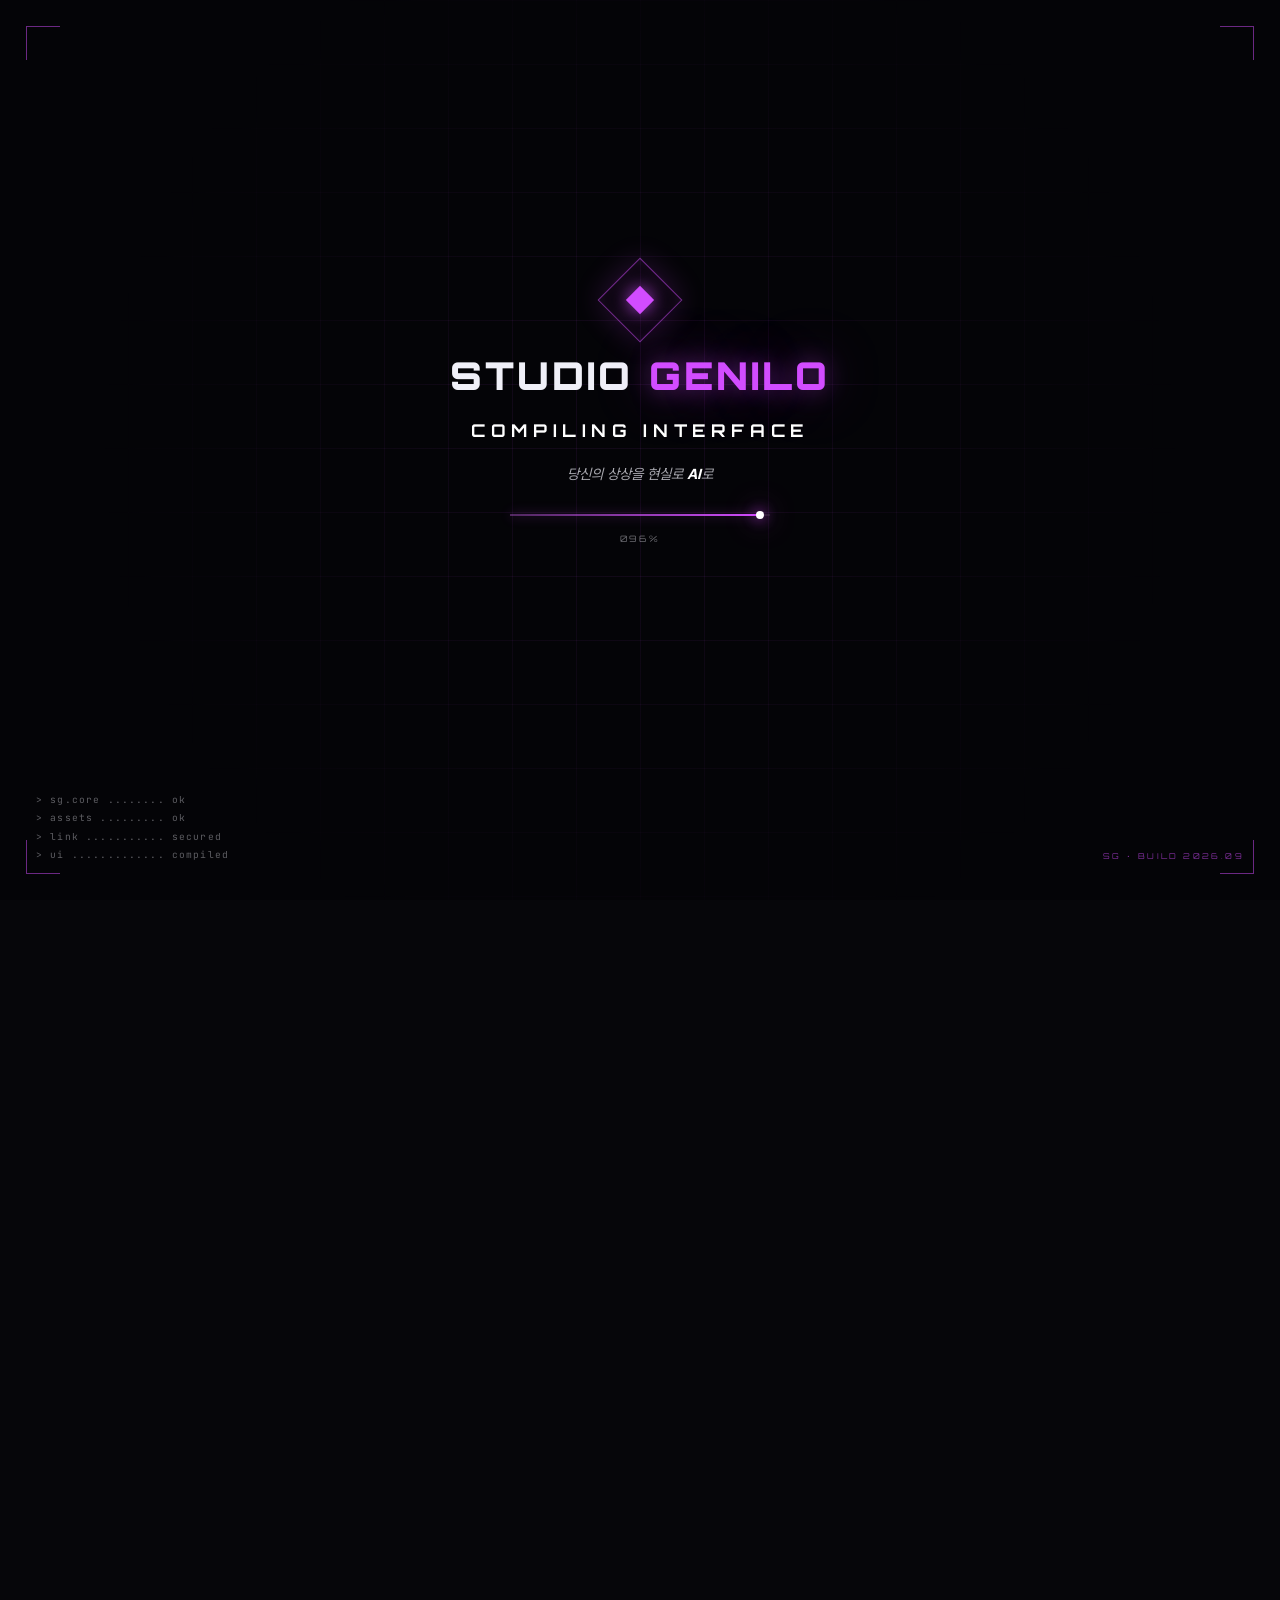
<file: portfolio.html>
<!doctype html>
<html lang="ko">
<head>
<meta charset="utf-8">
<meta name="viewport" content="width=device-width,initial-scale=1">
<meta name="description" content="Studio Genilo | AI로 만드는 웹 앱 제작 스튜디오. 랜딩 페이지부터 로그인·결제·관리자 기능이 있는 웹 앱까지 기획·디자인·개발을 한 번에.">
<title>제작 사례 | Studio Genilo</title>
<link href="fonts.css" rel="stylesheet">
<link href="site.css" rel="stylesheet">
<link href="cyber.css" rel="stylesheet">
<link rel="preconnect" href="https://fonts.googleapis.com">
<link rel="preconnect" href="https://fonts.gstatic.com" crossorigin>
<link href="https://fonts.googleapis.com/css2?family=Orbitron:wght@500;700;900&display=swap" rel="stylesheet">
</head>
<body data-theme="dark" data-page="portfolio">
<div class="grid-bg"></div>
<div class="cursor" id="cursor"></div>
<div class="scan"></div>
<div class="hud"><i></i><i></i><i></i><i></i></div>
<div class="boot" id="boot"><div class="boot-grid"></div><div class="boot-corners"><i></i><i></i><i></i><i></i></div>
<div class="boot-inner"><div class="boot-mark"><i></i></div><div class="boot-logo">Studio <em>Genilo</em></div><div class="boot-status" id="bootStatus">INITIALIZING AI CORE</div><div class="boot-tag">당신의 상상을 현실로 <b>AI</b>로</div><div class="boot-bar"><i id="bootFill"></i><b id="bootDot"></b></div><div class="boot-pct" id="bootPct">000%</div><button class="boot-enter" id="bootEnter" type="button">ENTER STUDIO<small>READY</small></button></div>
<div class="boot-log" id="bootLog"></div><div class="boot-ver">SG · BUILD 2026.09</div></div>
<script src="cyber.js"></script>
<header id="header"><div class="pill">
  <a class="logo" href="index.html"><span>Studio <em>Genilo</em></span><span class="dots" id="dots"><i></i><i></i><i></i><i></i></span></a>
  <nav class="links" id="navLinks">
    <a href="portfolio.html" data-page="portfolio">제작 사례</a><a href="pricing.html" data-page="pricing">제작 요금</a><a href="process.html" data-page="process">제작 과정</a><a href="contact.html" data-page="contact">상담하기</a><a href="workspace.html" data-page="workspace">AI 작업실</a><a href="experts.html" data-page="experts">AI 전문가 지원</a>
  </nav>
  <div class="hright">
    <a class="chat-pill" href="https://open.kakao.com/o/sACnsFNi" target="_blank" rel="noopener noreferrer"><span>카카오톡 무료 상담</span></a>
    <button class="menu-btn" aria-label="메뉴 열기" id="menuBtn">☰</button>
  </div>
</div></header>
<div class="mobile-menu" id="mobileMenu">
  <a href="portfolio.html"><span>01</span>제작 사례</a><a href="pricing.html"><span>02</span>제작 요금</a><a href="process.html"><span>03</span>제작 과정</a><a href="contact.html"><span>04</span>상담하기</a><a href="workspace.html"><span>05</span>AI 작업실</a><a href="experts.html"><span>06</span>AI 전문가 지원</a>
</div>
<aside class="scroll-meter"><span class="rail"><span class="tick" id="tick"></span></span><span id="scrollPct">000%</span></aside>

<main id="top">
<section class="section" id="portfolio" data-ghost="PORTFOLIO" data-theme="dark">
  <div class="wrap">
    <div class="reveal center"><div class="eyebrow scramble">PORTFOLIO</div><h2 class="title">실제 제작 사례<em>.</em></h2></div>
    <div class="portfolio-grid stagger">
      <article class="card portfolio"><div class="portfolio-image"><img src="antaean.jpg" alt="엔티언펜싱클럽 홈페이지 미리보기" loading="lazy"></div><div class="portfolio-body"><strong>엔티언펜싱클럽 홈페이지</strong><p>학원 소개 · 프로그램 안내 · 강사진 · 체험수업 신청 · 오시는 길</p><div class="portfolio-links"><button class="preview-btn" type="button" data-image="antaean.jpg" data-title="엔티언펜싱클럽 홈페이지">크게 보기</button><a class="visit-btn" href="https://antaean.kr" target="_blank" rel="noopener noreferrer">사이트 방문 <span class="arrow">→</span></a></div></div></article>
      <article class="card portfolio"><div class="portfolio-image"><img src="clearcheolgeo.jpg" alt="클리어철거 홈페이지 미리보기" loading="lazy"></div><div class="portfolio-body"><strong>클리어철거 홈페이지</strong><p>시공사례 · 철거지원금 안내 · 견적문의 · 전화상담</p><div class="portfolio-links"><button class="preview-btn" type="button" data-image="clearcheolgeo.jpg" data-title="클리어철거 홈페이지">크게 보기</button><a class="visit-btn" href="https://clearcheolgeo.com" target="_blank" rel="noopener noreferrer">사이트 방문 <span class="arrow">→</span></a></div></div></article>
      <article class="card portfolio"><div class="portfolio-image"><img src="cardly.jpg" alt="Cardly 미리보기" loading="lazy"></div><div class="portfolio-body"><strong>Cardly 웹앱</strong><p>모바일 청첩장 · 초대장 · 이력서 · 명함 제작</p><div class="portfolio-links"><button class="preview-btn" type="button" data-image="cardly.jpg" data-title="Cardly 웹앱">크게 보기</button><a class="visit-btn" href="https://cardly.kr" target="_blank" rel="noopener noreferrer">사이트 방문 <span class="arrow">→</span></a></div></div></article>
      <article class="card portfolio"><div class="portfolio-image"><img src="pajufreewaycil.jpg" alt="파주자유로장애인자립생활센터 홈페이지 미리보기" loading="lazy"></div><div class="portfolio-body"><strong>파주자유로장애인자립생활센터 홈페이지</strong><p>기관소개 · 자립생활 · 정보제공 · 활동지원서비스 · 커뮤니티</p><div class="portfolio-links"><button class="preview-btn" type="button" data-image="pajufreewaycil.jpg" data-title="파주자유로장애인자립생활센터 홈페이지">크게 보기</button><a class="visit-btn" href="https://pajufreewaycilcenter.co.kr" target="_blank" rel="noopener noreferrer">사이트 방문 <span class="arrow">→</span></a></div></div></article>
      <article class="card portfolio"><div class="portfolio-image"><img src="genilo-workspace.jpg" alt="Genilo AI 작업실 미리보기" loading="lazy"></div><div class="portfolio-body"><strong>Genilo AI 작업실</strong><p>챗봇 · 이미지 · 영상 · 음악 생성 · 로그인 · 크레딧 결제</p><div class="portfolio-links"><button class="preview-btn" type="button" data-image="genilo-workspace.jpg" data-title="Genilo AI 작업실">크게 보기</button><a class="visit-btn" href="https://genilo.kr/workspace.html?panel=chat" target="_blank" rel="noopener noreferrer">사이트 방문 <span class="arrow">→</span></a></div></div></article>
      <article class="card portfolio"><div class="portfolio-image"><img src="shuttledraw.jpg" alt="셔틀드로우 배드민턴 대진표 앱 미리보기" loading="lazy"></div><div class="portfolio-body"><strong>셔틀드로우 · 배드민턴 대진표 앱</strong><p>선수·급수 등록 · 팀 자동 편성 · 토너먼트 대진표 · 출석 관리</p><div class="portfolio-links"><button class="preview-btn" type="button" data-image="shuttledraw.jpg" data-title="셔틀드로우 · 배드민턴 대진표 앱">크게 보기</button><a class="visit-btn" href="https://nbh0000.github.io/shuttledraw/" target="_blank" rel="noopener noreferrer">사이트 방문 <span class="arrow">→</span></a></div></div></article>
      <article class="card portfolio"><div class="portfolio-image"><img src="daehyun.jpg" alt="(주)대현산업 분체도장 홈페이지 미리보기" loading="lazy"></div><div class="portfolio-body"><strong>(주)대현산업 홈페이지</strong><p>회사소개 · 작업물 갤러리 · 온라인 견적문의 · 관리자 페이지</p><div class="portfolio-links"><button class="preview-btn" type="button" data-image="daehyun.jpg" data-title="(주)대현산업 홈페이지">크게 보기</button><a class="visit-btn" href="https://nbh0000.github.io/daehyun-industry-web/" target="_blank" rel="noopener noreferrer">사이트 방문 <span class="arrow">→</span></a></div></div></article>
      <article class="card portfolio"><div class="portfolio-image"><img src="phonedirect.jpg" alt="폰다이렉트 휴대폰 특가 랜딩 미리보기" loading="lazy"></div><div class="portfolio-body"><strong>폰다이렉트 휴대폰 특가 랜딩</strong><p>사전예약 · 기종별 실구매가 조회 · 카카오 간편인증 신청 · 카카오톡 상담</p><div class="portfolio-links"><button class="preview-btn" type="button" data-image="phonedirect.jpg" data-title="폰다이렉트 휴대폰 특가 랜딩">크게 보기</button><a class="visit-btn" href="https://nbh0000.github.io/phoneshop-web/" target="_blank" rel="noopener noreferrer">사이트 방문 <span class="arrow">→</span></a></div></div></article>
      <article class="card portfolio"><div class="portfolio-image"><img src="renderfit.jpg" alt="렌더핏 AI 인테리어 디자인 스튜디오 미리보기" loading="lazy"></div><div class="portfolio-body"><strong>렌더핏 · AI 인테리어 디자인 스튜디오</strong><p>사진 분석 → 편집 가능한 Scene · AI 시안 생성 · 에디터 · 갤러리 · 요금제</p><div class="portfolio-links"><button class="preview-btn" type="button" data-image="renderfit.jpg" data-title="렌더핏 · AI 인테리어 디자인 스튜디오">크게 보기</button><a class="visit-btn" href="https://nbh0000.github.io/renderfit-preview/" target="_blank" rel="noopener noreferrer">사이트 방문 <span class="arrow">→</span></a></div></div></article>
      <article class="card portfolio"><div class="portfolio-empty">다음 제작 사례 준비 중</div><div class="portfolio-body"><strong>업종별 맞춤 웹 앱</strong><p>사업 소개, 예약·신청, 회원·관리자 기능 등 필요한 구성에 맞춰 제작합니다.</p></div></article>
    </div>
  </div>
</section>
</main>

<footer><div class="wrap">
  <div class="foot-top reveal"><div class="foot-logo">Studio <em>Genilo</em></div><nav class="foot-nav"><a href="portfolio.html">제작 사례</a><a href="pricing.html">제작 요금</a><a href="process.html">제작 과정</a><a href="contact.html">상담하기</a><a href="workspace.html">AI 작업실</a><a href="experts.html">AI 전문가 지원</a></nav></div>
  <div class="biz reveal"><span><i>상호</i>에이아이 스튜디오 제닐로</span><span><i>대표자</i>문지석</span><span><i>사업자등록번호</i>846-11-03049</span><span><i>전화</i>010-4819-3459</span><span><i>이메일</i>nbh3459@gmail.com</span><span><i>주소</i>서울특별시 마포구 만리재로6길 3-20 (공덕동)</span></div>
  <div class="copy reveal"><span>© Studio Genilo. All rights reserved.</span><span>STUDIO GENILO · WEB DESIGN</span></div>
</div></footer>

<div class="mobile-bar"><a class="btn outline" href="contact.html">상담하기</a><a class="btn primary" href="https://open.kakao.com/o/sACnsFNi" target="_blank" rel="noopener noreferrer">카카오톡 상담</a></div>
<div class="preview-modal" id="previewModal" role="dialog" aria-modal="true" aria-labelledby="previewTitle"><div class="preview-dialog"><div class="preview-top"><div class="preview-title" id="previewTitle">포트폴리오 미리보기</div><button class="preview-close" id="previewClose" type="button" aria-label="미리보기 닫기">×</button></div><img class="preview-image" id="previewImage" alt="포트폴리오 확대 이미지"></div></div>
<script src="site.js"></script>
</body>
</html>
</file>
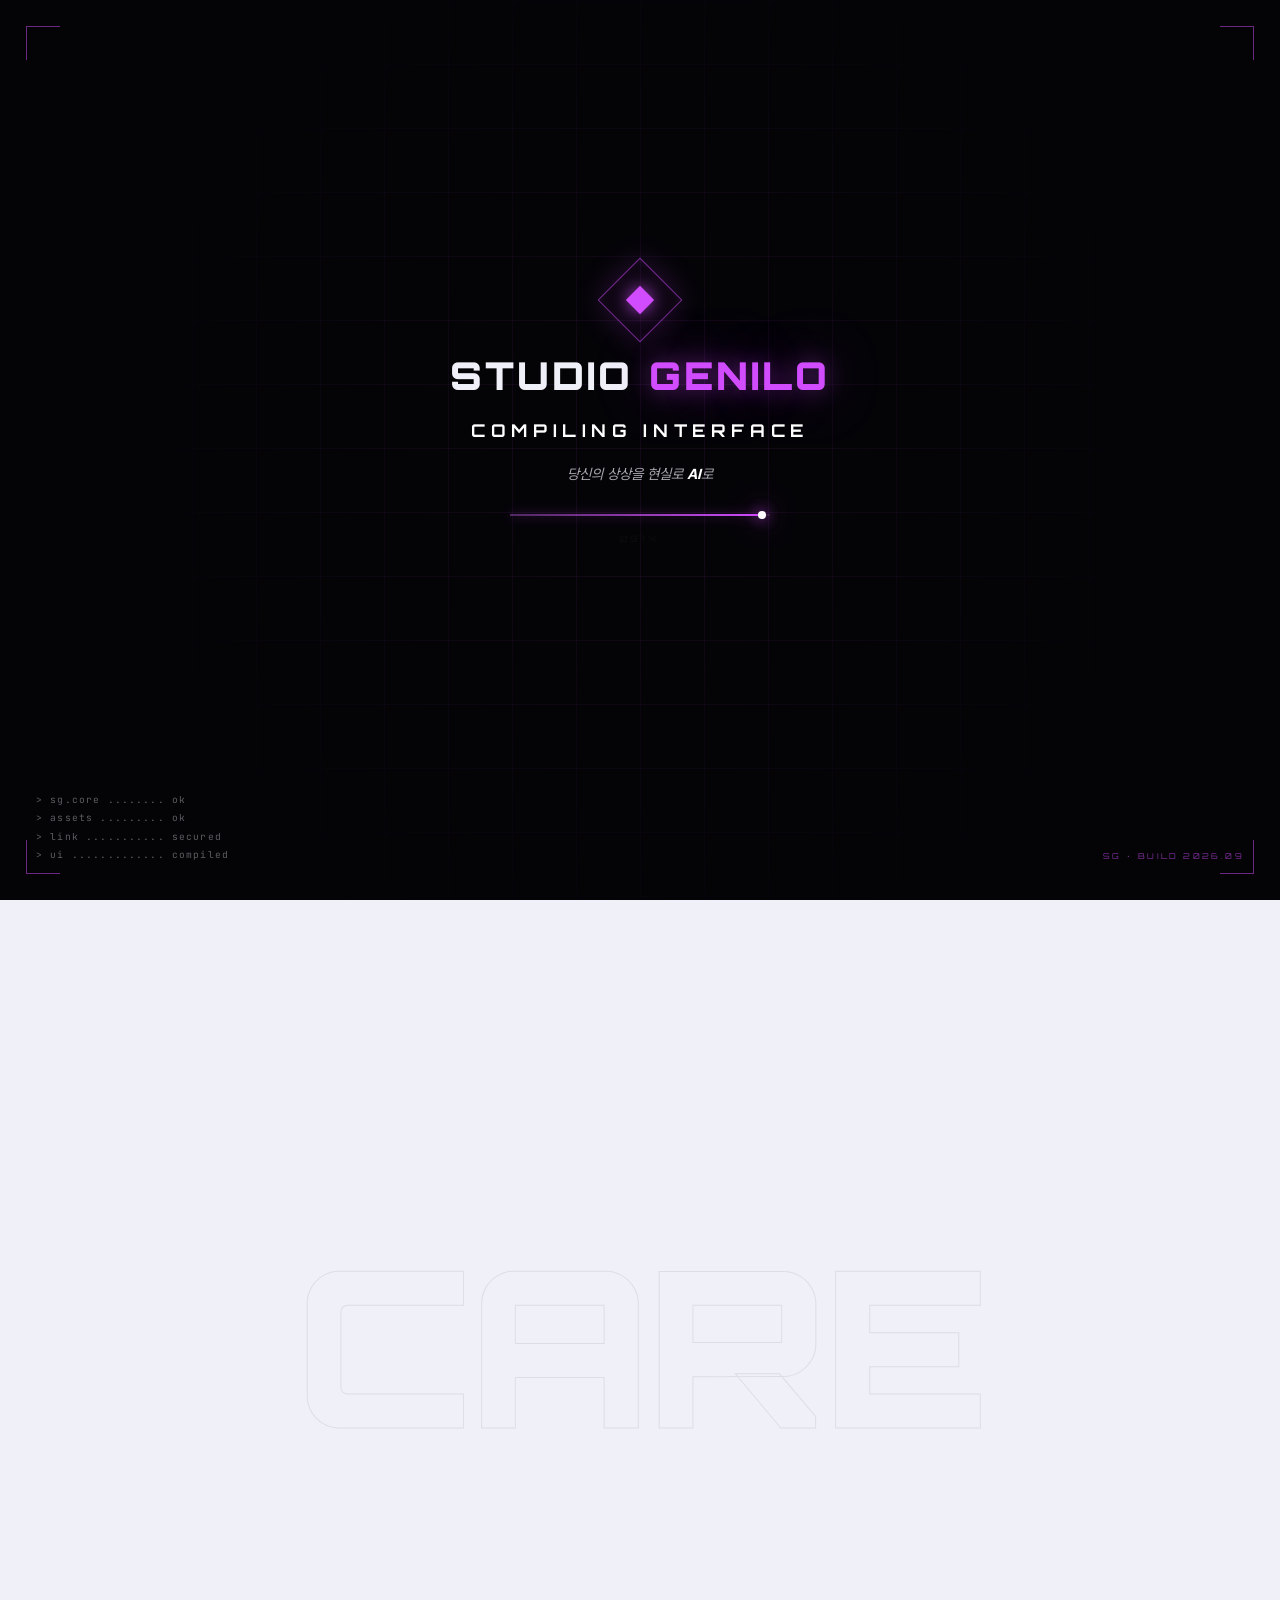
<file: pricing.html>
<!doctype html>
<html lang="ko">
<head>
<meta charset="utf-8">
<meta name="viewport" content="width=device-width,initial-scale=1">
<meta name="description" content="Studio Genilo | AI로 만드는 웹 앱 제작 스튜디오. 랜딩 페이지부터 로그인·결제·관리자 기능이 있는 웹 앱까지 기획·디자인·개발을 한 번에.">
<title>제작 요금 | Studio Genilo</title>
<link href="fonts.css" rel="stylesheet">
<link href="site.css" rel="stylesheet">
<link href="cyber.css" rel="stylesheet">
<link rel="preconnect" href="https://fonts.googleapis.com">
<link rel="preconnect" href="https://fonts.gstatic.com" crossorigin>
<link href="https://fonts.googleapis.com/css2?family=Orbitron:wght@500;700;900&display=swap" rel="stylesheet">
</head>
<body data-theme="light" data-page="pricing">
<div class="grid-bg"></div>
<div class="cursor" id="cursor"></div>
<div class="scan"></div>
<div class="hud"><i></i><i></i><i></i><i></i></div>
<div class="boot" id="boot"><div class="boot-grid"></div><div class="boot-corners"><i></i><i></i><i></i><i></i></div>
<div class="boot-inner"><div class="boot-mark"><i></i></div><div class="boot-logo">Studio <em>Genilo</em></div><div class="boot-status" id="bootStatus">INITIALIZING AI CORE</div><div class="boot-tag">당신의 상상을 현실로 <b>AI</b>로</div><div class="boot-bar"><i id="bootFill"></i><b id="bootDot"></b></div><div class="boot-pct" id="bootPct">000%</div><button class="boot-enter" id="bootEnter" type="button">ENTER STUDIO<small>READY</small></button></div>
<div class="boot-log" id="bootLog"></div><div class="boot-ver">SG · BUILD 2026.09</div></div>
<script src="cyber.js"></script>
<header id="header"><div class="pill">
  <a class="logo" href="index.html"><span>Studio <em>Genilo</em></span><span class="dots" id="dots"><i></i><i></i><i></i><i></i></span></a>
  <nav class="links" id="navLinks">
    <a href="portfolio.html" data-page="portfolio">제작 사례</a><a href="pricing.html" data-page="pricing">제작 요금</a><a href="process.html" data-page="process">제작 과정</a><a href="contact.html" data-page="contact">상담하기</a><a href="workspace.html" data-page="workspace">AI 작업실</a><a href="experts.html" data-page="experts">AI 전문가 지원</a>
  </nav>
  <div class="hright">
    <a class="chat-pill" href="https://open.kakao.com/o/sACnsFNi" target="_blank" rel="noopener noreferrer"><span>카카오톡 무료 상담</span></a>
    <button class="menu-btn" aria-label="메뉴 열기" id="menuBtn">☰</button>
  </div>
</div></header>
<div class="mobile-menu" id="mobileMenu">
  <a href="portfolio.html"><span>01</span>제작 사례</a><a href="pricing.html"><span>02</span>제작 요금</a><a href="process.html"><span>03</span>제작 과정</a><a href="contact.html"><span>04</span>상담하기</a><a href="workspace.html"><span>05</span>AI 작업실</a><a href="experts.html"><span>06</span>AI 전문가 지원</a>
</div>
<aside class="scroll-meter"><span class="rail"><span class="tick" id="tick"></span></span><span id="scrollPct">000%</span></aside>

<main id="top">
<section class="section" id="pricing" data-ghost="PRICING" data-theme="light">
  <div class="wrap">
    <div class="reveal center"><div class="eyebrow scramble">PRICING</div><h2 class="title">제작 요금 안내<em>.</em></h2><p class="lead">모든 금액은 부가세가 포함된 판매가입니다. 도메인·호스팅 등 외부 서비스 비용은 별도이며, 작업 범위는 상담 후 최종 확인합니다.</p></div>
    <div class="plan-grid stagger">
      <article class="card plan"><h3>실속형</h3><p class="for">한 페이지 소개가 필요한 개인 영업자</p><p class="price">159,000원</p><p class="period">예상 제작 기간 3~5영업일</p><p class="plan-intro">준비된 디자인에 업체 정보와 내용을 맞춰 빠르게 제작합니다.</p><ul><li>한 페이지 · 최대 5개 구역</li><li>PC·모바일 대응</li><li>전화·카카오톡·지도 링크</li><li>제작 중 수정 1회</li></ul><a class="btn outline select-quick" data-plan="budget" href="contact.html">이 상품으로 상담하기</a></article>
      <article class="card plan recommended"><span class="badge">가장 많이 선택</span><h3>기본형</h3><p class="for">서비스 소개와 상담 연결이 필요한 소상공인</p><p class="price">299,000원</p><p class="period">예상 제작 기간 5~10영업일</p><p class="plan-intro">내용과 동선을 정리해 고객 문의로 연결하는 기본 구성입니다.</p><ul><li>최대 3페이지 · 전체 최대 12개 구역</li><li>PC·모바일 대응</li><li>문의폼·전화·카카오톡·지도</li><li>제작 중 수정 2회</li></ul><a class="btn primary select-quick" data-plan="basic" href="contact.html">이 상품으로 상담하기</a></article>
      <article class="card plan"><h3>프리미엄형</h3><p class="for">소개할 서비스와 콘텐츠가 많은 사업자</p><p class="price">599,000원부터</p><p class="period">예상 제작 기간 10~15영업일</p><p class="plan-intro">여러 서비스와 페이지를 사업에 맞게 맞춤 구성합니다.</p><ul><li>최대 5페이지 · 전체 최대 20개 구역</li><li>PC·모바일 대응</li><li>기본 문의폼·페이지별 검색 설정</li><li>제작 중 수정 3회</li></ul><a class="btn outline select-quick" data-plan="premium" href="contact.html">이 상품으로 상담하기</a></article>
    </div>
    <div class="common reveal"><strong>공통 안내</strong><ul><li>제작 기간은 자료와 착수금이 모두 접수된 뒤부터 계산합니다.</li><li>수정은 사전에 합의한 구성 안에서의 문구·이미지·배치 변경을 뜻합니다.</li><li>페이지 추가, 결제·회원가입·예약·관리자 기능, 전체 디자인 변경은 별도 상담으로 안내합니다.</li></ul></div>
  </div>
</section>

<section class="section" id="maintenance" data-ghost="CARE" data-theme="light">
  <div class="wrap">
    <div class="reveal"><div class="eyebrow scramble">MAINTENANCE</div><h2 class="title">공개 후 관리도<br>사업 상황에 맞게<em>.</em></h2><p class="lead">유지보수 가입은 선택 사항입니다. 가입하지 않아도 홈페이지는 유지되며, 호스팅 등 외부 서비스 이용·결제는 별도로 필요합니다.</p></div>
    <div class="maintenance-grid stagger">
      <article class="card maint"><h3>미가입</h3><div class="monthly">월 0원</div><ul><li>수정 필요 시 건별 결제</li><li>정기 점검 없음</li><li>단순 수정 최소 22,000원</li><li>요청 접수 확인 3영업일 이내</li></ul></article>
      <article class="card maint"><h3>기본 관리</h3><div class="monthly">월 22,000원</div><ul><li>월 수정 1회, 총 20분 이내</li><li>연락처·문구·사진 교체</li><li>월 1회 접속·링크·문의폼 점검</li><li>접수 확인 2영업일 이내</li></ul></article>
      <article class="card maint"><h3>운영 관리</h3><div class="monthly">월 55,000원</div><ul><li>월 수정 3회, 총 60분 이내</li><li>기본 수정 + 기존 구성 내 콘텐츠 등록</li><li>월 1회 점검 · 변경 시 백업</li><li>접수 확인 1영업일 이내</li></ul></article>
    </div>
  </div>
</section>
</main>

<footer><div class="wrap">
  <div class="foot-top reveal"><div class="foot-logo">Studio <em>Genilo</em></div><nav class="foot-nav"><a href="portfolio.html">제작 사례</a><a href="pricing.html">제작 요금</a><a href="process.html">제작 과정</a><a href="contact.html">상담하기</a><a href="workspace.html">AI 작업실</a><a href="experts.html">AI 전문가 지원</a></nav></div>
  <div class="biz reveal"><span><i>상호</i>에이아이 스튜디오 제닐로</span><span><i>대표자</i>문지석</span><span><i>사업자등록번호</i>846-11-03049</span><span><i>전화</i>010-4819-3459</span><span><i>이메일</i>nbh3459@gmail.com</span><span><i>주소</i>서울특별시 마포구 만리재로6길 3-20 (공덕동)</span></div>
  <div class="copy reveal"><span>© Studio Genilo. All rights reserved.</span><span>STUDIO GENILO · WEB DESIGN</span></div>
</div></footer>

<div class="mobile-bar"><a class="btn outline" href="contact.html">상담하기</a><a class="btn primary" href="https://open.kakao.com/o/sACnsFNi" target="_blank" rel="noopener noreferrer">카카오톡 상담</a></div>
<div class="preview-modal" id="previewModal" role="dialog" aria-modal="true" aria-labelledby="previewTitle"><div class="preview-dialog"><div class="preview-top"><div class="preview-title" id="previewTitle">포트폴리오 미리보기</div><button class="preview-close" id="previewClose" type="button" aria-label="미리보기 닫기">×</button></div><img class="preview-image" id="previewImage" alt="포트폴리오 확대 이미지"></div></div>
<script src="site.js"></script>
</body>
</html>
</file>
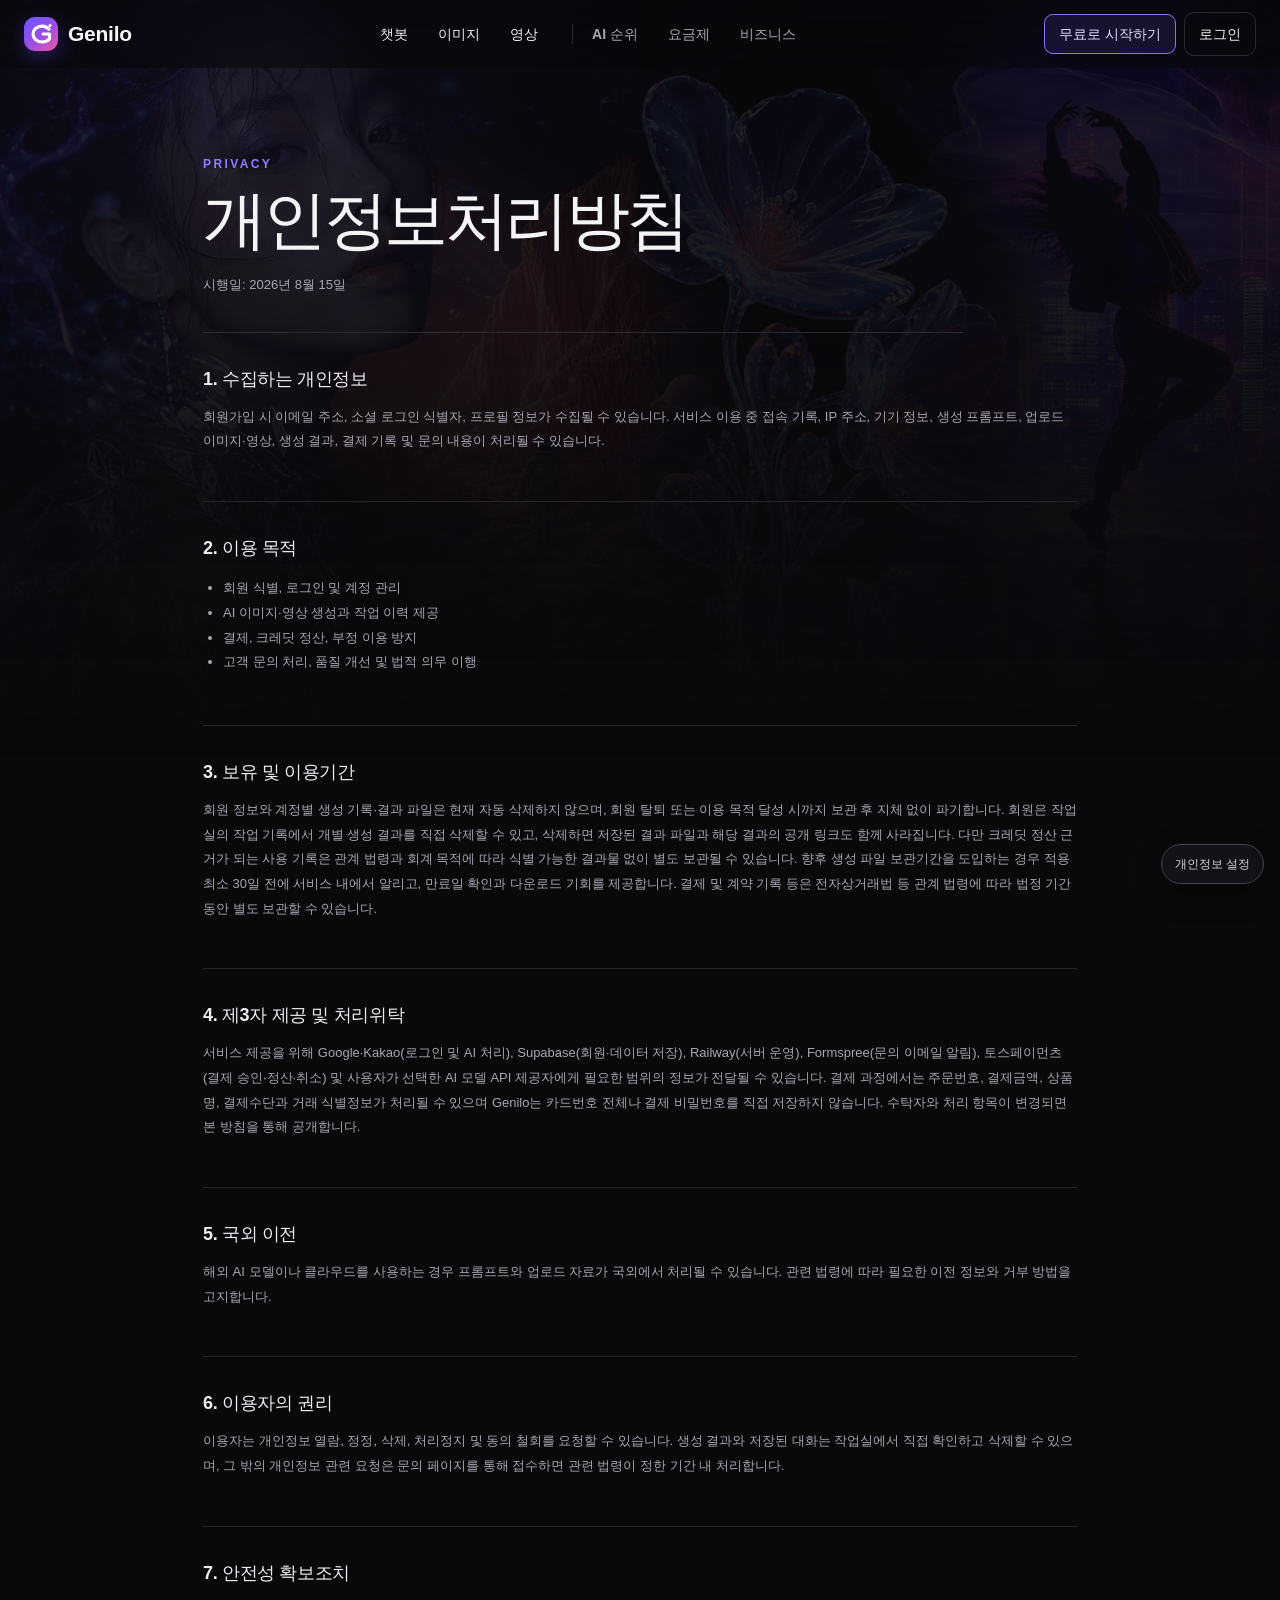
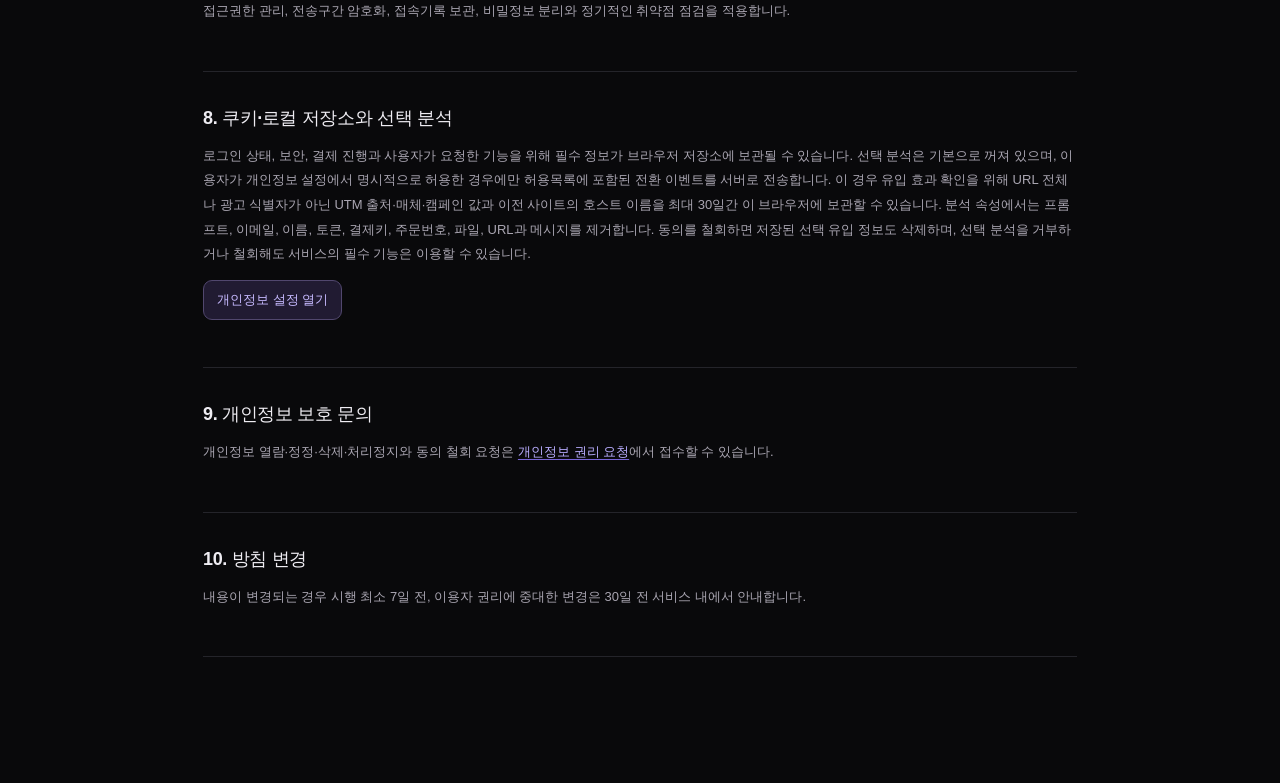
<file: privacy.html>
<!doctype html>
<html lang="ko">
<head>
  <link rel="preconnect" href="https://api.genilo.kr">
  <meta name="color-scheme" content="dark">

  <meta charset="UTF-8">
  <meta name="viewport" content="width=device-width,initial-scale=1">
  <title>개인정보처리방침 — Genilo</title>
  <meta name="theme-color" content="#09090c">
  <link rel="icon" href="/favicon.svg">
  <meta name="referrer" content="strict-origin-when-cross-origin">
  <meta name="application-name" content="Genilo">
  <meta name="apple-mobile-web-app-title" content="Genilo">
  <meta name="format-detection" content="telephone=no,email=no,address=no">
  <meta name="msapplication-TileColor" content="#09090c">
  <meta name="description" content="Genilo 개인정보처리방침입니다.">
  <meta name="robots" content="index,follow">
  <link rel="canonical" href="https://genilo.kr/privacy.html">
  <link rel="manifest" href="/manifest.webmanifest">
  <meta property="og:type" content="website">
  <meta property="og:locale" content="ko_KR">
  <meta property="og:site_name" content="Genilo">
  <meta property="og:title" content="개인정보처리방침 — Genilo">
  <meta property="og:description" content="Genilo 개인정보처리방침입니다.">
  <meta property="og:url" content="https://genilo.kr/privacy.html">
  <meta property="og:image" content="https://genilo.kr/assets/creative-collage.webp">
  <meta property="og:image:alt" content="Genilo에서 제작할 수 있는 이미지·영상 결과 예시">
  <meta property="og:image:type" content="image/webp">
  <meta property="og:image:width" content="1600">
  <meta property="og:image:height" content="900">
  <meta name="twitter:card" content="summary_large_image">
  <meta name="twitter:title" content="개인정보처리방침 — Genilo">
  <meta name="twitter:description" content="Genilo 개인정보처리방침입니다.">
  <meta name="twitter:image" content="https://genilo.kr/assets/creative-collage.webp">
  <meta name="twitter:image:alt" content="Genilo에서 제작할 수 있는 이미지·영상 결과 예시">
  <link rel="stylesheet" href="/site-quality.css">
  <link rel="stylesheet" href="/commercial-shell.css">
  <script type="module" crossorigin src="/assets/growth-runtime-BsKwnrXR.js"></script>
  <script type="module" crossorigin src="/assets/site-motion-4oTBUXHC.js"></script>
  <link rel="stylesheet" crossorigin href="/assets/site-motion-BDgbg4dV.css">
  <link rel="stylesheet" crossorigin href="/assets/legal-CyxSwpZT.css">
</head>
<body>
  <noscript class="javascript-required">일부 로그인·제작·결제 기능에는 JavaScript가 필요합니다. 정적 안내와 도움말은 계속 확인할 수 있습니다.</noscript>
<a class="skip-link" href="#mainContent">본문 바로가기</a>
  <header class="site-shell-header"><a class="site-shell-logo" href="/" aria-label="Genilo 홈"><span class="brand-mark" aria-hidden="true"></span><span class="brand-word">Genilo</span></a><nav class="site-shell-nav" aria-label="주요 메뉴"><a data-nav="chat" href="/workspace.html?panel=chat">챗봇</a><a data-nav="image" href="/workspace.html?panel=image">이미지</a><a data-nav="video" href="/workspace.html?panel=video">영상</a><a data-nav="rankings" href="/rankings.html">AI 순위</a><a data-nav="pricing" href="/pricing.html">요금제</a></nav><div class="site-shell-actions"><a class="site-shell-cta" href="/?auth=signup">무료로 시작하기</a><a class="login-link" href="/?auth=login">로그인</a></div></header>
  <main class="legal" id="mainContent" tabindex="-1">
    <span class="tag">PRIVACY</span><h1>개인정보처리방침</h1><p class="updated">시행일: 2026년 8월 15일</p>
    <article><h2>1. 수집하는 개인정보</h2><p>회원가입 시 이메일 주소, 소셜 로그인 식별자, 프로필 정보가 수집될 수 있습니다. 서비스 이용 중 접속 기록, IP 주소, 기기 정보, 생성 프롬프트, 업로드 이미지·영상, 생성 결과, 결제 기록 및 문의 내용이 처리될 수 있습니다.</p></article>
    <article><h2>2. 이용 목적</h2><ul><li>회원 식별, 로그인 및 계정 관리</li><li>AI 이미지·영상 생성과 작업 이력 제공</li><li>결제, 크레딧 정산, 부정 이용 방지</li><li>고객 문의 처리, 품질 개선 및 법적 의무 이행</li></ul></article>
    <article><h2>3. 보유 및 이용기간</h2><p>회원 정보와 계정별 생성 기록·결과 파일은 현재 자동 삭제하지 않으며, 회원 탈퇴 또는 이용 목적 달성 시까지 보관 후 지체 없이 파기합니다. 회원은 작업실의 작업 기록에서 개별 생성 결과를 직접 삭제할 수 있고, 삭제하면 저장된 결과 파일과 해당 결과의 공개 링크도 함께 사라집니다. 다만 크레딧 정산 근거가 되는 사용 기록은 관계 법령과 회계 목적에 따라 식별 가능한 결과물 없이 별도 보관될 수 있습니다. 향후 생성 파일 보관기간을 도입하는 경우 적용 최소 30일 전에 서비스 내에서 알리고, 만료일 확인과 다운로드 기회를 제공합니다. 결제 및 계약 기록 등은 전자상거래법 등 관계 법령에 따라 법정 기간 동안 별도 보관할 수 있습니다.</p></article>
    <article><h2>4. 제3자 제공 및 처리위탁</h2><p>서비스 제공을 위해 Google·Kakao(로그인 및 AI 처리), Supabase(회원·데이터 저장), Railway(서버 운영), Formspree(문의 이메일 알림), 토스페이먼츠(결제 승인·정산·취소) 및 사용자가 선택한 AI 모델 API 제공자에게 필요한 범위의 정보가 전달될 수 있습니다. 결제 과정에서는 주문번호, 결제금액, 상품명, 결제수단과 거래 식별정보가 처리될 수 있으며 Genilo는 카드번호 전체나 결제 비밀번호를 직접 저장하지 않습니다. 수탁자와 처리 항목이 변경되면 본 방침을 통해 공개합니다.</p></article>
    <article><h2>5. 국외 이전</h2><p>해외 AI 모델이나 클라우드를 사용하는 경우 프롬프트와 업로드 자료가 국외에서 처리될 수 있습니다. 관련 법령에 따라 필요한 이전 정보와 거부 방법을 고지합니다.</p></article>
    <article><h2>6. 이용자의 권리</h2><p>이용자는 개인정보 열람, 정정, 삭제, 처리정지 및 동의 철회를 요청할 수 있습니다. 생성 결과와 저장된 대화는 작업실에서 직접 확인하고 삭제할 수 있으며, 그 밖의 개인정보 관련 요청은 문의 페이지를 통해 접수하면 관련 법령이 정한 기간 내 처리합니다.</p></article>
    <article><h2>7. 안전성 확보조치</h2><p>접근권한 관리, 전송구간 암호화, 접속기록 보관, 비밀정보 분리와 정기적인 취약점 점검을 적용합니다.</p></article>
    <article><h2>8. 쿠키·로컬 저장소와 선택 분석</h2><p>로그인 상태, 보안, 결제 진행과 사용자가 요청한 기능을 위해 필수 정보가 브라우저 저장소에 보관될 수 있습니다. 선택 분석은 기본으로 꺼져 있으며, 이용자가 개인정보 설정에서 명시적으로 허용한 경우에만 허용목록에 포함된 전환 이벤트를 서버로 전송합니다. 이 경우 유입 효과 확인을 위해 URL 전체나 광고 식별자가 아닌 UTM 출처·매체·캠페인 값과 이전 사이트의 호스트 이름을 최대 30일간 이 브라우저에 보관할 수 있습니다. 분석 속성에서는 프롬프트, 이메일, 이름, 토큰, 결제키, 주문번호, 파일, URL과 메시지를 제거합니다. 동의를 철회하면 저장된 선택 유입 정보도 삭제하며, 선택 분석을 거부하거나 철회해도 서비스의 필수 기능은 이용할 수 있습니다.</p><p><button type="button" class="inline-privacy-settings" data-open-privacy-settings>개인정보 설정 열기</button></p></article>
    <article><h2>9. 개인정보 보호 문의</h2><p>개인정보 열람·정정·삭제·처리정지와 동의 철회 요청은 <a href="contact.html?category=privacy">개인정보 권리 요청</a>에서 접수할 수 있습니다.</p></article>
    <article><h2>10. 방침 변경</h2><p>내용이 변경되는 경우 시행 최소 7일 전, 이용자 권리에 중대한 변경은 30일 전 서비스 내에서 안내합니다.</p></article>
  </main>
  <script src="/consent-manager.js" defer></script>
  <script src="/journey-runtime.js" type="module"></script>
</body>
</html>
</file>
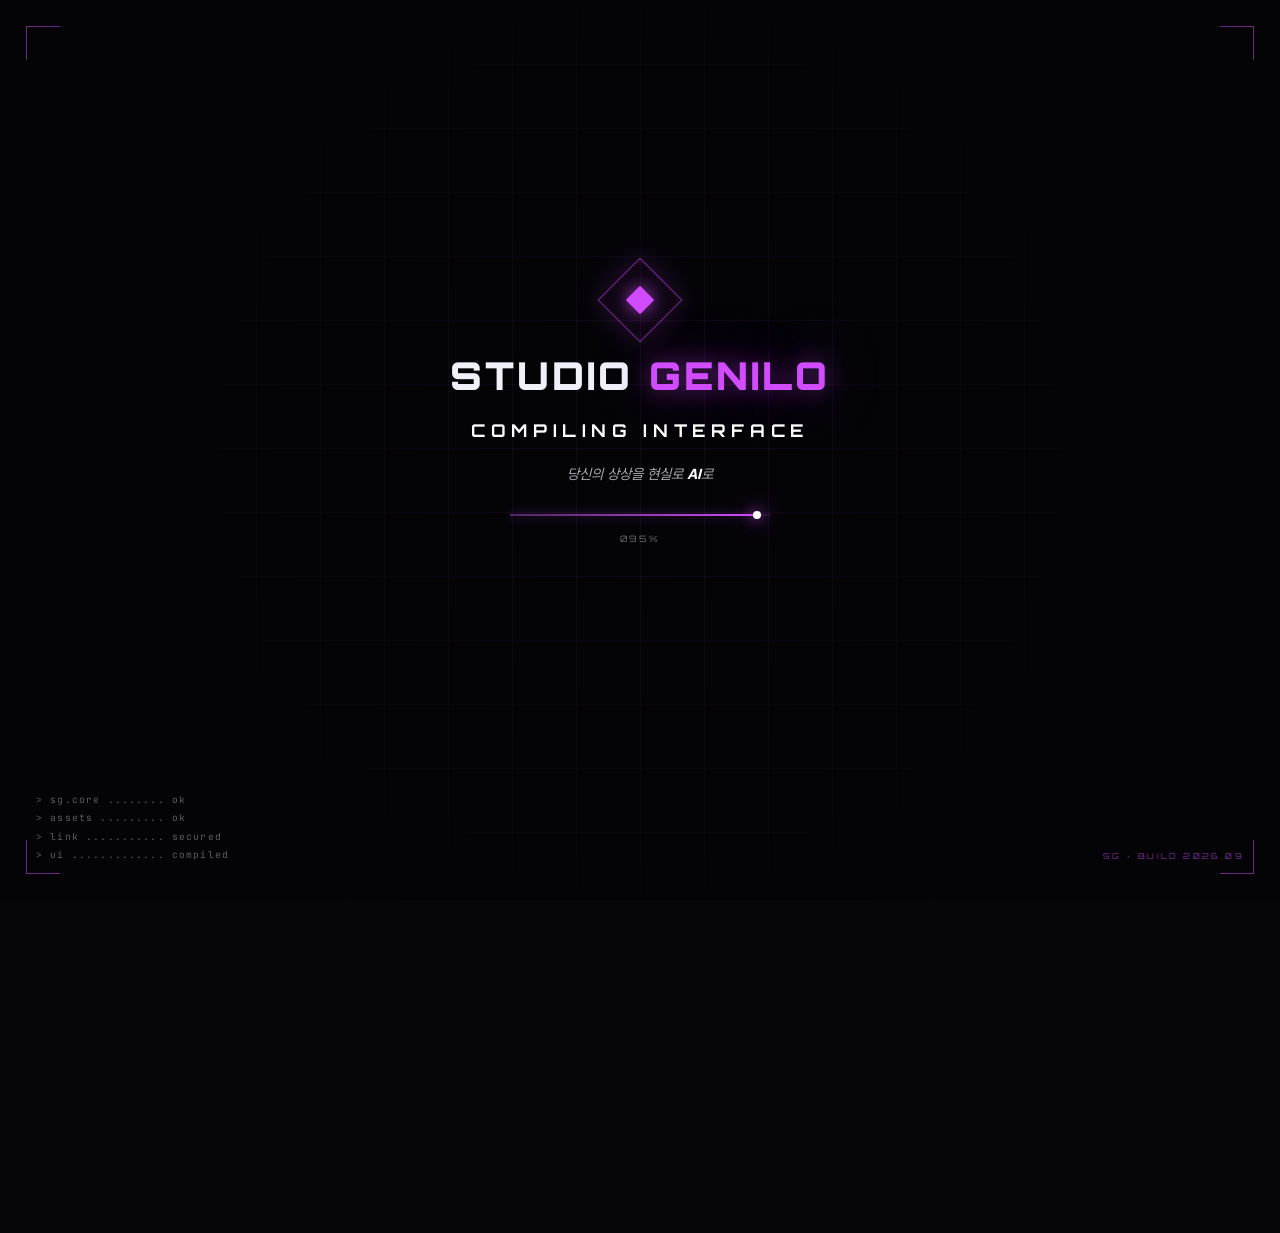
<file: process.html>
<!doctype html>
<html lang="ko">
<head>
<meta charset="utf-8">
<meta name="viewport" content="width=device-width,initial-scale=1">
<meta name="description" content="Studio Genilo | AI로 만드는 웹 앱 제작 스튜디오. 랜딩 페이지부터 로그인·결제·관리자 기능이 있는 웹 앱까지 기획·디자인·개발을 한 번에.">
<title>제작 과정 | Studio Genilo</title>
<link href="fonts.css" rel="stylesheet">
<link href="site.css" rel="stylesheet">
<link href="cyber.css" rel="stylesheet">
<link rel="preconnect" href="https://fonts.googleapis.com">
<link rel="preconnect" href="https://fonts.gstatic.com" crossorigin>
<link href="https://fonts.googleapis.com/css2?family=Orbitron:wght@500;700;900&display=swap" rel="stylesheet">
</head>
<body data-theme="dark" data-page="process">
<div class="grid-bg"></div>
<div class="cursor" id="cursor"></div>
<div class="scan"></div>
<div class="hud"><i></i><i></i><i></i><i></i></div>
<div class="boot" id="boot"><div class="boot-grid"></div><div class="boot-corners"><i></i><i></i><i></i><i></i></div>
<div class="boot-inner"><div class="boot-mark"><i></i></div><div class="boot-logo">Studio <em>Genilo</em></div><div class="boot-status" id="bootStatus">INITIALIZING AI CORE</div><div class="boot-tag">당신의 상상을 현실로 <b>AI</b>로</div><div class="boot-bar"><i id="bootFill"></i><b id="bootDot"></b></div><div class="boot-pct" id="bootPct">000%</div><button class="boot-enter" id="bootEnter" type="button">ENTER STUDIO<small>READY</small></button></div>
<div class="boot-log" id="bootLog"></div><div class="boot-ver">SG · BUILD 2026.09</div></div>
<script src="cyber.js"></script>
<header id="header"><div class="pill">
  <a class="logo" href="index.html"><span>Studio <em>Genilo</em></span><span class="dots" id="dots"><i></i><i></i><i></i><i></i></span></a>
  <nav class="links" id="navLinks">
    <a href="portfolio.html" data-page="portfolio">제작 사례</a><a href="pricing.html" data-page="pricing">제작 요금</a><a href="process.html" data-page="process">제작 과정</a><a href="contact.html" data-page="contact">상담하기</a><a href="workspace.html" data-page="workspace">AI 작업실</a><a href="experts.html" data-page="experts">AI 전문가 지원</a>
  </nav>
  <div class="hright">
    <a class="chat-pill" href="https://open.kakao.com/o/sACnsFNi" target="_blank" rel="noopener noreferrer"><span>카카오톡 무료 상담</span></a>
    <button class="menu-btn" aria-label="메뉴 열기" id="menuBtn">☰</button>
  </div>
</div></header>
<div class="mobile-menu" id="mobileMenu">
  <a href="portfolio.html"><span>01</span>제작 사례</a><a href="pricing.html"><span>02</span>제작 요금</a><a href="process.html"><span>03</span>제작 과정</a><a href="contact.html"><span>04</span>상담하기</a><a href="workspace.html"><span>05</span>AI 작업실</a><a href="experts.html"><span>06</span>AI 전문가 지원</a>
</div>
<aside class="scroll-meter"><span class="rail"><span class="tick" id="tick"></span></span><span id="scrollPct">000%</span></aside>

<main id="top">
<section class="section" id="process" data-ghost="PROCESS" data-theme="dark">
  <div class="wrap">
    <div class="reveal center"><div class="eyebrow scramble">PROCESS</div><h2 class="title">상담부터 공개까지의 과정<em>.</em></h2></div>
    <div class="process stagger" id="processRail"><span class="fill" id="processFill"></span>
      <div class="step"><b>01</b><p>상담</p></div><div class="step"><b>02</b><p>범위·견적 확정</p></div><div class="step"><b>03</b><p>자료 전달·착수금 결제</p></div><div class="step"><b>04</b><p>제작</p></div><div class="step"><b>05</b><p>미리보기·수정</p></div><div class="step"><b>06</b><p>잔금 결제</p></div><div class="step"><b>07</b><p>정식 공개·인계</p></div>
    </div>
    <div class="info-grid stagger">
      <article class="card info"><h3>결제 안내</h3><p>실속형은 전액 선결제입니다. 기본형·프리미엄형은 착수금 50%, 잔금 50%로 진행합니다. 추가 작업은 승인 후 선결제, 유지보수는 월 선결제입니다. 외부 비용·인쇄비는 실비로 처리하며 취소 시 완료 작업과 지출 비용을 기준으로 정산합니다.</p></article>
      <article class="card info"><h3>미리 준비하면 좋은 자료</h3><ul><li>상호·연락처·주소</li><li>사업 및 서비스 소개</li><li>로고·사진</li><li>참고할 디자인·색상</li><li>최종 승인 담당자 정보</li></ul></article>
    </div>
  </div>
</section>
</main>

<footer><div class="wrap">
  <div class="foot-top reveal"><div class="foot-logo">Studio <em>Genilo</em></div><nav class="foot-nav"><a href="portfolio.html">제작 사례</a><a href="pricing.html">제작 요금</a><a href="process.html">제작 과정</a><a href="contact.html">상담하기</a><a href="workspace.html">AI 작업실</a><a href="experts.html">AI 전문가 지원</a></nav></div>
  <div class="biz reveal"><span><i>상호</i>에이아이 스튜디오 제닐로</span><span><i>대표자</i>문지석</span><span><i>사업자등록번호</i>846-11-03049</span><span><i>전화</i>010-4819-3459</span><span><i>이메일</i>nbh3459@gmail.com</span><span><i>주소</i>서울특별시 마포구 만리재로6길 3-20 (공덕동)</span></div>
  <div class="copy reveal"><span>© Studio Genilo. All rights reserved.</span><span>STUDIO GENILO · WEB DESIGN</span></div>
</div></footer>

<div class="mobile-bar"><a class="btn outline" href="contact.html">상담하기</a><a class="btn primary" href="https://open.kakao.com/o/sACnsFNi" target="_blank" rel="noopener noreferrer">카카오톡 상담</a></div>
<div class="preview-modal" id="previewModal" role="dialog" aria-modal="true" aria-labelledby="previewTitle"><div class="preview-dialog"><div class="preview-top"><div class="preview-title" id="previewTitle">포트폴리오 미리보기</div><button class="preview-close" id="previewClose" type="button" aria-label="미리보기 닫기">×</button></div><img class="preview-image" id="previewImage" alt="포트폴리오 확대 이미지"></div></div>
<script src="site.js"></script>
</body>
</html>
</file>
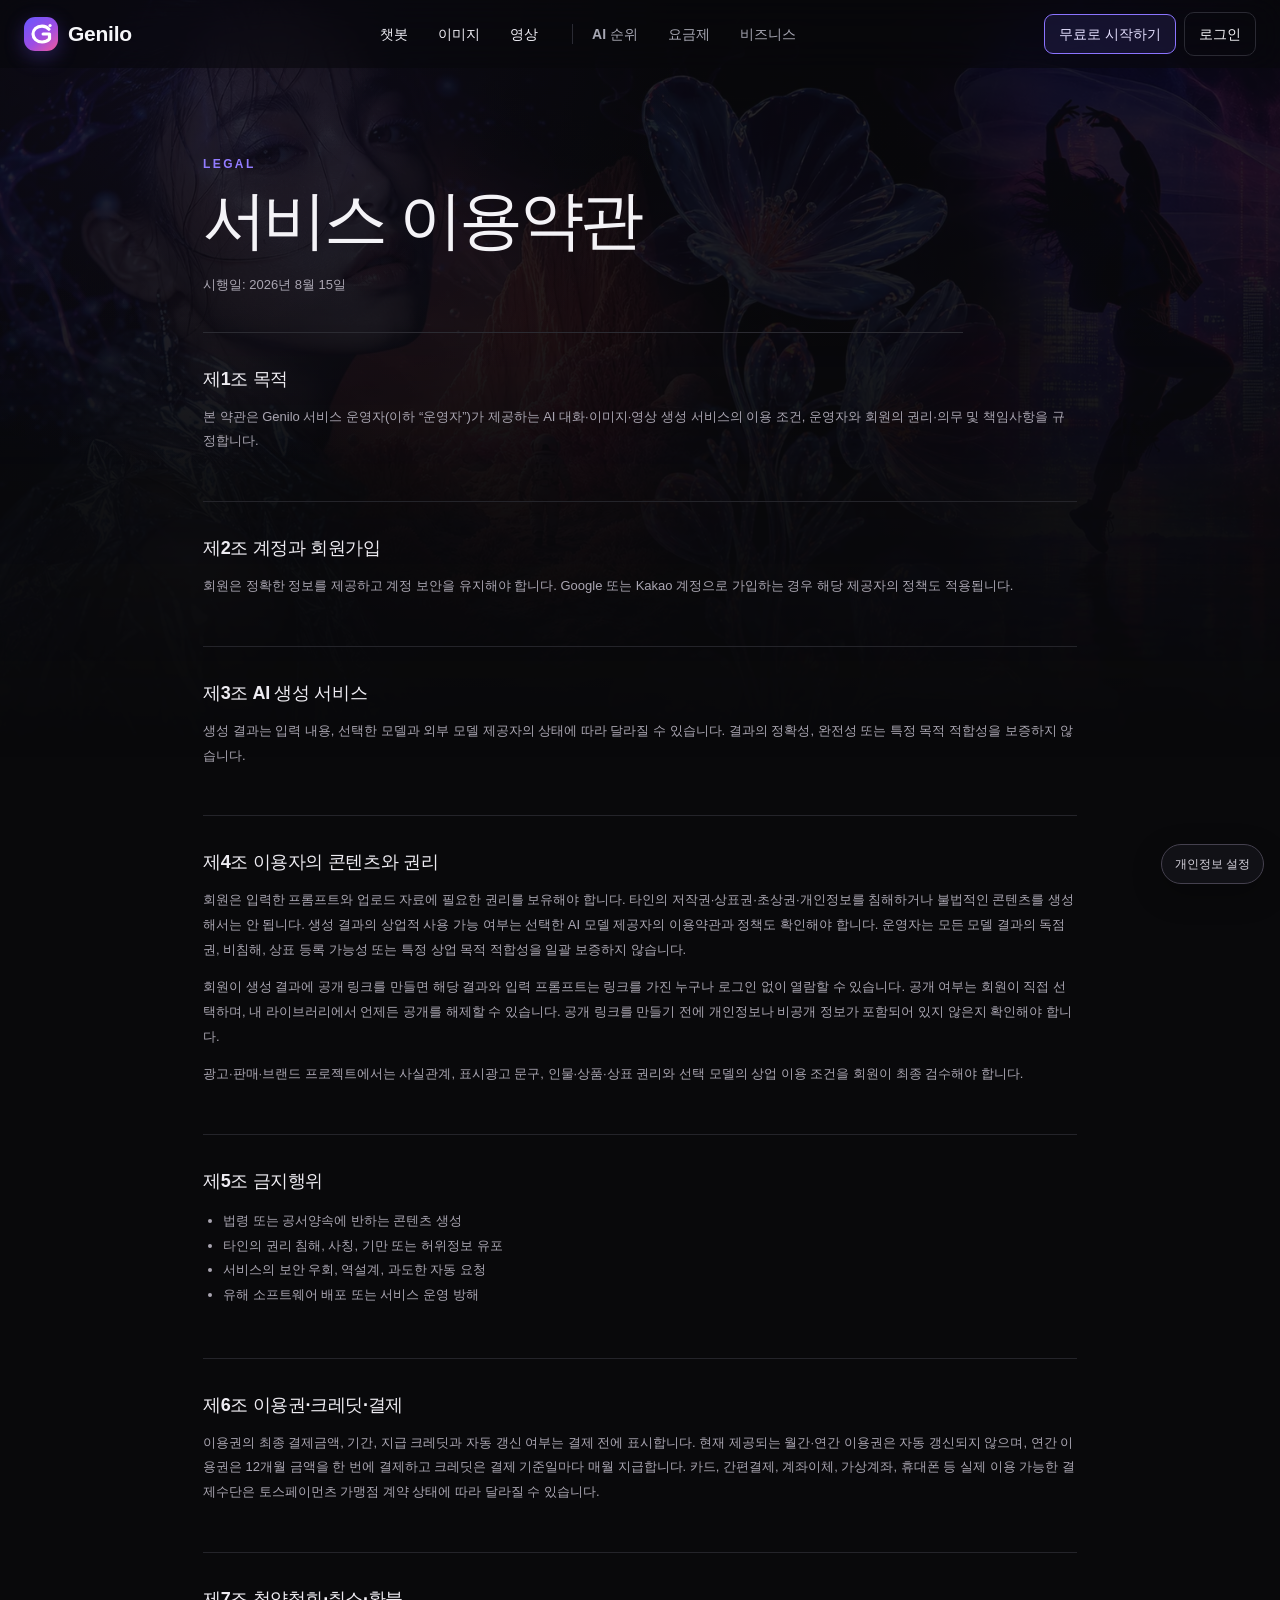
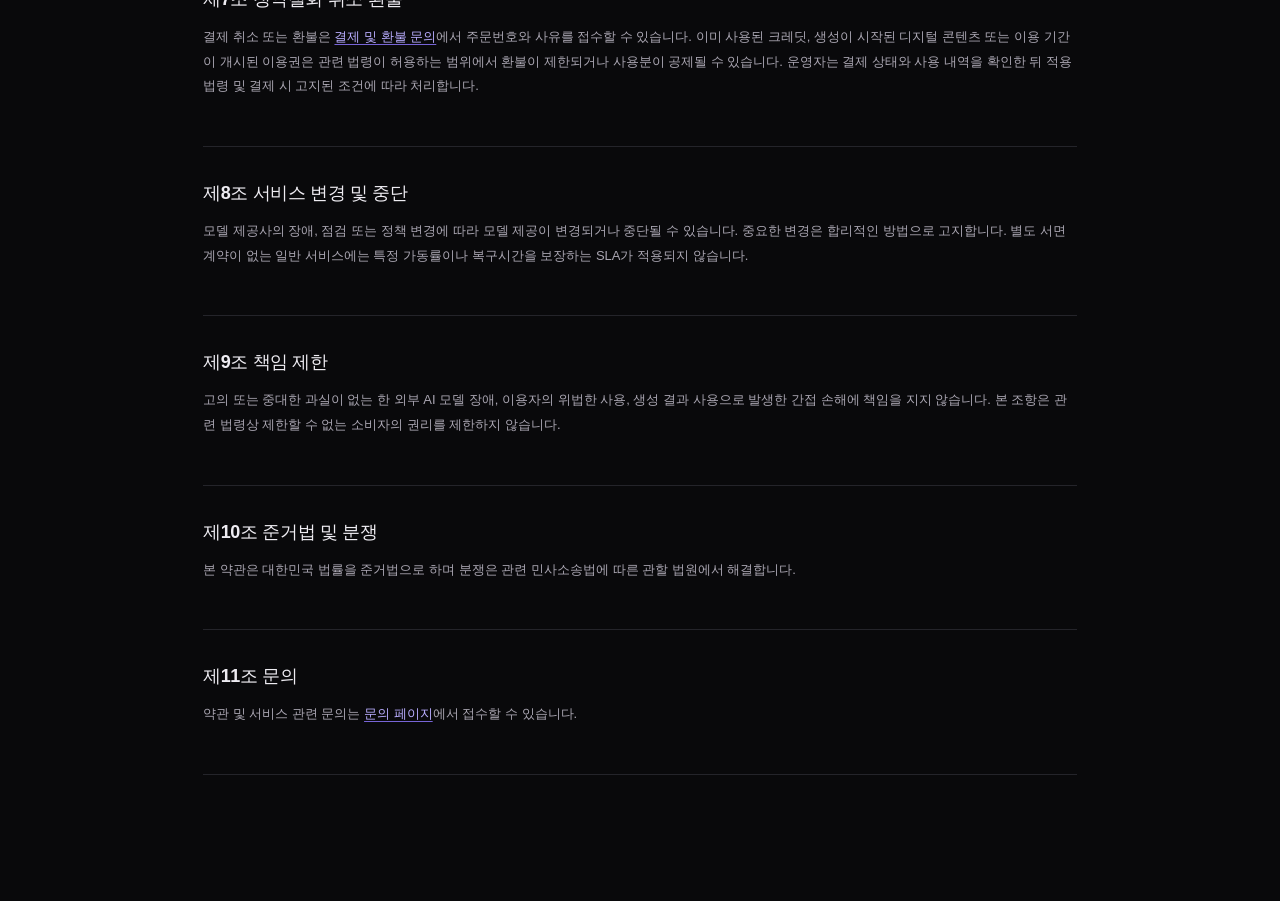
<file: terms.html>
<!doctype html>
<html lang="ko">
<head>
  <link rel="preconnect" href="https://api.genilo.kr">
  <meta name="color-scheme" content="dark">

  <meta charset="UTF-8">
  <meta name="viewport" content="width=device-width,initial-scale=1">
  <title>이용약관 — Genilo</title>
  <meta name="theme-color" content="#09090c">
  <link rel="icon" href="/favicon.svg">
  <meta name="referrer" content="strict-origin-when-cross-origin">
  <meta name="application-name" content="Genilo">
  <meta name="apple-mobile-web-app-title" content="Genilo">
  <meta name="format-detection" content="telephone=no,email=no,address=no">
  <meta name="msapplication-TileColor" content="#09090c">
  <meta name="description" content="Genilo 서비스 이용약관입니다.">
  <meta name="robots" content="index,follow">
  <link rel="canonical" href="https://genilo.kr/terms.html">
  <link rel="manifest" href="/manifest.webmanifest">
  <meta property="og:type" content="website">
  <meta property="og:locale" content="ko_KR">
  <meta property="og:site_name" content="Genilo">
  <meta property="og:title" content="이용약관 — Genilo">
  <meta property="og:description" content="Genilo 서비스 이용약관입니다.">
  <meta property="og:url" content="https://genilo.kr/terms.html">
  <meta property="og:image" content="https://genilo.kr/assets/creative-collage.webp">
  <meta property="og:image:alt" content="Genilo에서 제작할 수 있는 이미지·영상 결과 예시">
  <meta property="og:image:type" content="image/webp">
  <meta property="og:image:width" content="1600">
  <meta property="og:image:height" content="900">
  <meta name="twitter:card" content="summary_large_image">
  <meta name="twitter:title" content="이용약관 — Genilo">
  <meta name="twitter:description" content="Genilo 서비스 이용약관입니다.">
  <meta name="twitter:image" content="https://genilo.kr/assets/creative-collage.webp">
  <meta name="twitter:image:alt" content="Genilo에서 제작할 수 있는 이미지·영상 결과 예시">
  <link rel="stylesheet" href="/site-quality.css">
  <link rel="stylesheet" href="/commercial-shell.css">
  <script type="module" crossorigin src="/assets/growth-runtime-BsKwnrXR.js"></script>
  <script type="module" crossorigin src="/assets/site-motion-4oTBUXHC.js"></script>
  <link rel="stylesheet" crossorigin href="/assets/site-motion-BDgbg4dV.css">
  <link rel="stylesheet" crossorigin href="/assets/legal-CyxSwpZT.css">
</head>
<body>
  <noscript class="javascript-required">일부 로그인·제작·결제 기능에는 JavaScript가 필요합니다. 정적 안내와 도움말은 계속 확인할 수 있습니다.</noscript>
<a class="skip-link" href="#mainContent">본문 바로가기</a>
  <header class="site-shell-header"><a class="site-shell-logo" href="/" aria-label="Genilo 홈"><span class="brand-mark" aria-hidden="true"></span><span class="brand-word">Genilo</span></a><nav class="site-shell-nav" aria-label="주요 메뉴"><a data-nav="chat" href="/workspace.html?panel=chat">챗봇</a><a data-nav="image" href="/workspace.html?panel=image">이미지</a><a data-nav="video" href="/workspace.html?panel=video">영상</a><a data-nav="rankings" href="/rankings.html">AI 순위</a><a data-nav="pricing" href="/pricing.html">요금제</a></nav><div class="site-shell-actions"><a class="site-shell-cta" href="/?auth=signup">무료로 시작하기</a><a class="login-link" href="/?auth=login">로그인</a></div></header>
  <main class="legal" id="mainContent" tabindex="-1">
    <span class="tag">LEGAL</span><h1>서비스 이용약관</h1><p class="updated">시행일: 2026년 8월 15일</p>
    <article><h2>제1조 목적</h2><p>본 약관은 Genilo 서비스 운영자(이하 “운영자”)가 제공하는 AI 대화·이미지·영상 생성 서비스의 이용 조건, 운영자와 회원의 권리·의무 및 책임사항을 규정합니다.</p></article>
    <article><h2>제2조 계정과 회원가입</h2><p>회원은 정확한 정보를 제공하고 계정 보안을 유지해야 합니다. Google 또는 Kakao 계정으로 가입하는 경우 해당 제공자의 정책도 적용됩니다.</p></article>
    <article><h2>제3조 AI 생성 서비스</h2><p>생성 결과는 입력 내용, 선택한 모델과 외부 모델 제공자의 상태에 따라 달라질 수 있습니다. 결과의 정확성, 완전성 또는 특정 목적 적합성을 보증하지 않습니다.</p></article>
    <article><h2>제4조 이용자의 콘텐츠와 권리</h2><p>회원은 입력한 프롬프트와 업로드 자료에 필요한 권리를 보유해야 합니다. 타인의 저작권·상표권·초상권·개인정보를 침해하거나 불법적인 콘텐츠를 생성해서는 안 됩니다. 생성 결과의 상업적 사용 가능 여부는 선택한 AI 모델 제공자의 이용약관과 정책도 확인해야 합니다. 운영자는 모든 모델 결과의 독점권, 비침해, 상표 등록 가능성 또는 특정 상업 목적 적합성을 일괄 보증하지 않습니다.</p><p>회원이 생성 결과에 공개 링크를 만들면 해당 결과와 입력 프롬프트는 링크를 가진 누구나 로그인 없이 열람할 수 있습니다. 공개 여부는 회원이 직접 선택하며, 내 라이브러리에서 언제든 공개를 해제할 수 있습니다. 공개 링크를 만들기 전에 개인정보나 비공개 정보가 포함되어 있지 않은지 확인해야 합니다.</p><p>광고·판매·브랜드 프로젝트에서는 사실관계, 표시광고 문구, 인물·상품·상표 권리와 선택 모델의 상업 이용 조건을 회원이 최종 검수해야 합니다.</p></article>
    <article><h2>제5조 금지행위</h2><ul><li>법령 또는 공서양속에 반하는 콘텐츠 생성</li><li>타인의 권리 침해, 사칭, 기만 또는 허위정보 유포</li><li>서비스의 보안 우회, 역설계, 과도한 자동 요청</li><li>유해 소프트웨어 배포 또는 서비스 운영 방해</li></ul></article>
    <article><h2>제6조 이용권·크레딧·결제</h2><p>이용권의 최종 결제금액, 기간, 지급 크레딧과 자동 갱신 여부는 결제 전에 표시합니다. 현재 제공되는 월간·연간 이용권은 자동 갱신되지 않으며, 연간 이용권은 12개월 금액을 한 번에 결제하고 크레딧은 결제 기준일마다 매월 지급합니다. 카드, 간편결제, 계좌이체, 가상계좌, 휴대폰 등 실제 이용 가능한 결제수단은 토스페이먼츠 가맹점 계약 상태에 따라 달라질 수 있습니다.</p></article>
    <article><h2>제7조 청약철회·취소·환불</h2><p>결제 취소 또는 환불은 <a href="contact.html?category=billing">결제 및 환불 문의</a>에서 주문번호와 사유를 접수할 수 있습니다. 이미 사용된 크레딧, 생성이 시작된 디지털 콘텐츠 또는 이용 기간이 개시된 이용권은 관련 법령이 허용하는 범위에서 환불이 제한되거나 사용분이 공제될 수 있습니다. 운영자는 결제 상태와 사용 내역을 확인한 뒤 적용 법령 및 결제 시 고지된 조건에 따라 처리합니다.</p></article>
    <article><h2>제8조 서비스 변경 및 중단</h2><p>모델 제공사의 장애, 점검 또는 정책 변경에 따라 모델 제공이 변경되거나 중단될 수 있습니다. 중요한 변경은 합리적인 방법으로 고지합니다. 별도 서면 계약이 없는 일반 서비스에는 특정 가동률이나 복구시간을 보장하는 SLA가 적용되지 않습니다.</p></article>
    <article><h2>제9조 책임 제한</h2><p>고의 또는 중대한 과실이 없는 한 외부 AI 모델 장애, 이용자의 위법한 사용, 생성 결과 사용으로 발생한 간접 손해에 책임을 지지 않습니다. 본 조항은 관련 법령상 제한할 수 없는 소비자의 권리를 제한하지 않습니다.</p></article>
    <article><h2>제10조 준거법 및 분쟁</h2><p>본 약관은 대한민국 법률을 준거법으로 하며 분쟁은 관련 민사소송법에 따른 관할 법원에서 해결합니다.</p></article>
    <article><h2>제11조 문의</h2><p>약관 및 서비스 관련 문의는 <a href="contact.html">문의 페이지</a>에서 접수할 수 있습니다.</p></article>
  </main>
  <script src="/consent-manager.js" defer></script>
  <script src="/journey-runtime.js" type="module"></script>
</body>
</html>
</file>
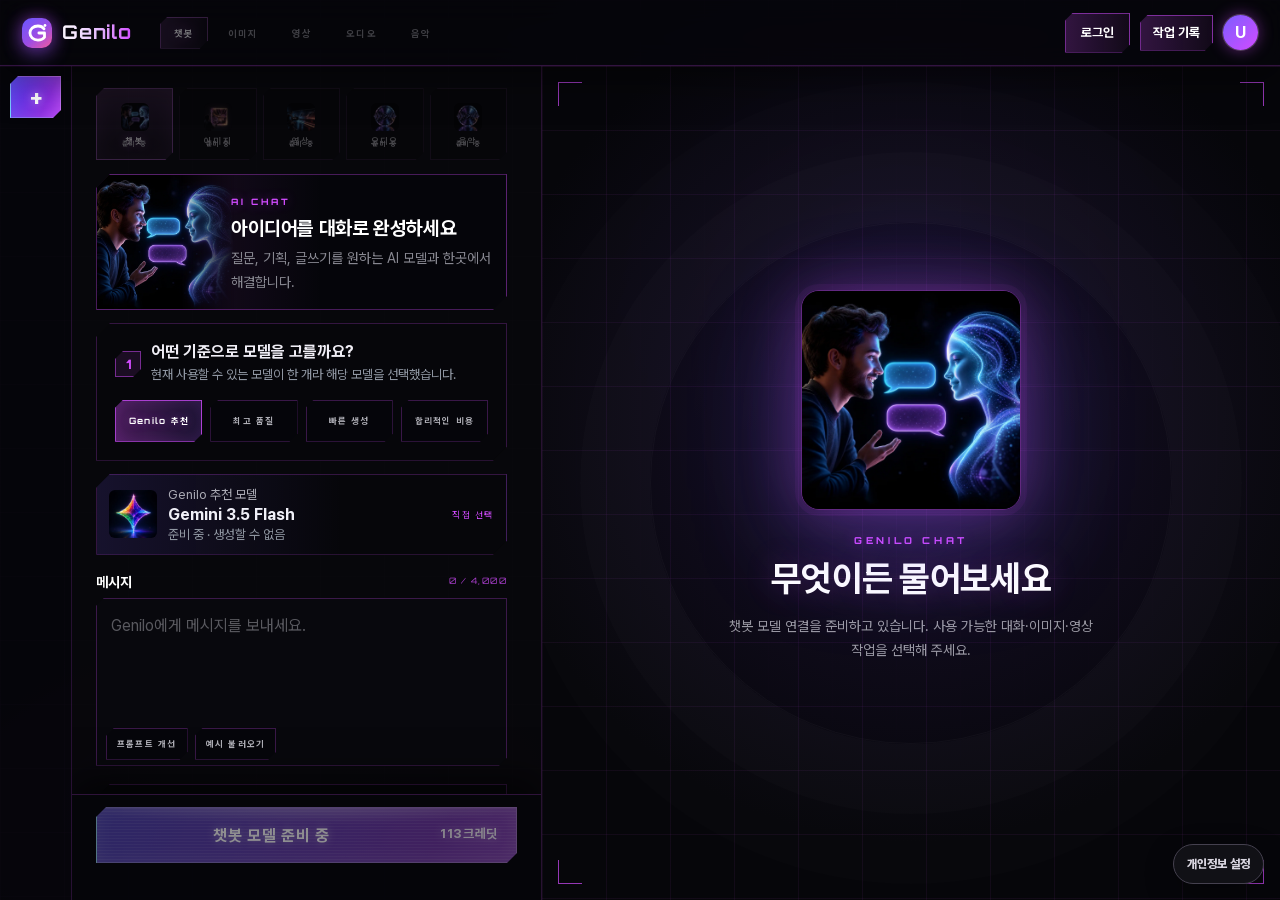
<file: workspace.html>
<!doctype html>
<html lang="ko">
<head>
  <link rel="preconnect" href="https://api.genilo.kr">
  <meta name="color-scheme" content="dark">

  <meta charset="UTF-8">
  <meta name="viewport" content="width=device-width,initial-scale=1">
  <title>Genilo 작업실 | 목적부터 고르고 결과를 이어 만들기</title>
  <meta name="theme-color" content="#09090c">
  <link rel="icon" href="/favicon.svg">
  <link rel="apple-touch-icon" href="/favicon.svg">
  <meta name="referrer" content="strict-origin-when-cross-origin">
  <meta name="application-name" content="Genilo">
  <meta name="apple-mobile-web-app-title" content="Genilo">
  <meta name="format-detection" content="telephone=no,email=no,address=no">
  <meta name="msapplication-TileColor" content="#09090c">
  <meta name="description" content="목적에 맞는 AI 모델을 선택하고 이미지 결과를 영상 제작으로 이어가는 Genilo 작업실입니다.">
  <meta name="robots" content="noindex,nofollow">
  <link rel="canonical" href="https://genilo.kr/workspace.html">
  <link rel="manifest" href="/manifest.webmanifest">
  <meta property="og:type" content="website">
  <meta property="og:locale" content="ko_KR">
  <meta property="og:site_name" content="Genilo">
  <meta property="og:title" content="Genilo 작업실 | 목적부터 고르고 결과를 이어 만들기">
  <meta property="og:description" content="목적에 맞는 AI 모델을 선택하고 이미지 결과를 영상 제작으로 이어가는 Genilo 작업실입니다.">
  <meta property="og:url" content="https://genilo.kr/workspace.html">
  <meta property="og:image" content="https://genilo.kr/assets/creative-collage.webp">
  <meta property="og:image:alt" content="Genilo에서 제작할 수 있는 이미지·영상 결과 예시">
  <meta property="og:image:type" content="image/webp">
  <meta property="og:image:width" content="1600">
  <meta property="og:image:height" content="900">
  <meta name="twitter:card" content="summary_large_image">
  <meta name="twitter:title" content="Genilo 작업실 | 목적부터 고르고 결과를 이어 만들기">
  <meta name="twitter:description" content="목적에 맞는 AI 모델을 선택하고 이미지 결과를 영상 제작으로 이어가는 Genilo 작업실입니다.">
  <meta name="twitter:image" content="https://genilo.kr/assets/creative-collage.webp">
  <meta name="twitter:image:alt" content="Genilo에서 제작할 수 있는 이미지·영상 결과 예시">
  <link rel="stylesheet" href="/site-quality.css">
  <link rel="stylesheet" href="/commercial-shell.css">
  <script type="module" crossorigin src="/assets/workspace-Ber3K24J.js"></script>
  <link rel="modulepreload" crossorigin href="/assets/growth-runtime-BsKwnrXR.js">
  <link rel="modulepreload" crossorigin href="/assets/supabase-client-D8zR8z4z.js">
  <link rel="modulepreload" crossorigin href="/assets/api-62hNMqHP.js">
  <link rel="modulepreload" crossorigin href="/assets/model-catalog-DanI5Re7.js">
  <link rel="stylesheet" crossorigin href="/assets/workspace-BriOPaWH.css">
  <link rel="stylesheet" crossorigin href="/assets/interactions-CuxYAi4e.css">
  <link rel="stylesheet" href="/fonts.css">
  <link rel="preconnect" href="https://fonts.googleapis.com">
  <link rel="preconnect" href="https://fonts.gstatic.com" crossorigin>
  <link href="https://fonts.googleapis.com/css2?family=Orbitron:wght@500;700;900&display=swap" rel="stylesheet">
  <link rel="stylesheet" href="/workspace-theme.css">
</head>
<body data-page="workspace" data-workspace-ready="false" aria-busy="true">
  <noscript class="javascript-required">일부 로그인·제작·결제 기능에는 JavaScript가 필요합니다. 정적 안내와 도움말은 계속 확인할 수 있습니다.</noscript>

<a class="skip-link" href="#workspaceMain">본문 바로가기</a>
<header>
  <a class="logo" href="index.html" aria-label="Genilo 홈"><span class="brand-mark" aria-hidden="true"></span><span class="brand-word">Genilo</span></a>
  <nav aria-label="스튜디오 작업 유형"><button type="button" data-panel="chat" aria-pressed="true">챗봇</button><button type="button" data-panel="image" aria-pressed="false">이미지</button><button type="button" data-panel="video" aria-pressed="false">영상</button><button type="button" data-panel="audio" aria-pressed="false">오디오</button><button type="button" data-panel="music" aria-pressed="false">음악</button></nav>
  <div class="credits" id="creditChip" hidden><span>크레딧</span><b id="creditBalance">0</b></div>
  <button type="button" class="header-login" id="headerLogin" hidden>로그인</button>
  <button class="history-open" id="historyOpen" type="button" aria-haspopup="dialog">작업 기록</button>
  <div class="workspace-account">
    <button type="button" class="profile" id="profileButton" aria-label="내 계정 메뉴" aria-haspopup="menu" aria-expanded="false">U</button>
    <div class="workspace-account-menu" id="workspaceAccountMenu" role="menu" hidden>
      <strong id="workspaceAccountEmail">로그인이 필요합니다</strong>
      <span><b id="workspaceAccountCredits">로그인 후 확인</b> 크레딧</span>
      <a href="index.html" role="menuitem">홈으로</a>
      <button type="button" id="workspaceLogin" role="menuitem">로그인 / 회원가입</button>
      <button type="button" id="workspaceLogout" role="menuitem" hidden>로그아웃</button>
    </div>
  </div>
</header>
<main id="workspaceMain" tabindex="-1">
<aside>
  <button type="button" class="new-board" id="newBoard">새 작업</button>
  <div class="history-title conversation-section-title">대화</div>
  <div id="conversationList" class="conversation-list" aria-live="polite"><p>대화를 불러오고 있습니다.</p></div>
  <div class="history-title">작업 기록</div>
  <div id="history" aria-live="polite"><p>작업 기록을 불러오고 있습니다.</p></div>
  <div class="aside-foot"><a href="index.html">홈</a><a href="terms.html">이용약관</a><a href="privacy.html">개인정보처리방침</a><a href="contact.html">문의</a></div>
</aside>
<section class="studio">
  <div class="settings">
    <div class="settings-content" id="settingsScroll">
    <div class="panel-switch">
      <button type="button" data-panel="chat" aria-pressed="true"><img src="/assets/mode-chat-v4-6K77FiZq.webp" alt="" width="1024" height="1024" decoding="async">챗봇</button>
      <button type="button" data-panel="image" aria-pressed="false"><img src="/assets/mode-image-v4-CxJyUv1R.webp" alt="" width="1024" height="1024" decoding="async">이미지</button>
      <button type="button" data-panel="video" aria-pressed="false"><img src="/assets/mode-video-v4-Bn3BotNQ.webp" alt="" width="1024" height="1024" decoding="async">영상</button>
      <button type="button" data-panel="audio" aria-pressed="false"><img src="/assets/mode-music-v1-Dd-yHjvY.webp" alt="" width="1024" height="1024" decoding="async">오디오</button>
      <button type="button" data-panel="music" aria-pressed="false"><img src="/assets/mode-music-v1-Dd-yHjvY.webp" alt="" width="1024" height="1024" decoding="async">음악</button>
    </div>
    <article class="mode-card">
      <img id="modeArtwork" src="/assets/mode-chat-v4-6K77FiZq.webp" alt="" width="1024" height="1024" decoding="async">
      <div><span id="modeEyebrow">AI CHAT</span><h1 id="modeTitle">아이디어를 대화로 완성하세요</h1><p id="modeDescription">원하는 모델과 대화하고 결과를 구체화할 수 있습니다.</p></div>
    </article>
    <section class="priority-section" aria-labelledby="priorityTitle">
      <div class="workspace-step compact"><span>1</span><div><b id="priorityTitle">어떤 기준으로 모델을 고를까요?</b><small id="priorityReason">품질·속도·크레딧 중 중요한 기준을 선택하면 알맞은 모델을 추천해 드립니다.</small></div></div>
      <div class="priority-options" role="group" aria-label="모델 추천 기준">
        <button type="button" class="active" data-priority="recommended" aria-pressed="true">Genilo 추천</button>
        <button type="button" data-priority="quality" aria-pressed="false">최고 품질</button>
        <button type="button" data-priority="speed" aria-pressed="false">빠른 생성</button>
        <button type="button" data-priority="cost" aria-pressed="false">합리적인 비용</button>
      </div>
    </section>
    <button type="button" class="model-select" id="modelOpen" aria-haspopup="dialog">
      <img id="modelThumb" src="/assets/mode-chat-v4-6K77FiZq.webp" alt="" width="1024" height="1024" decoding="async"><span><small id="modelRecommendationLabel">Genilo 추천 모델</small><b id="selectedModel">Gemini 3.5 Flash</b><i id="selectedModelMeta">현재 사용 가능 · 37크레딧</i></span><em>직접 선택</em>
    </button>
    <section class="reference-section" id="referenceSection">
      <div class="field-head"><div><b id="referenceTitle">레퍼런스 이미지</b><p id="referenceHelp">스타일과 구도를 참고할 이미지를 추가하세요.</p></div><small id="uploadCount">0 / 10</small></div>
      <div class="upload-grid" id="uploadGrid">
        <label class="upload"><input type="file" id="file" accept="image/png,image/jpeg,image/webp" multiple><span>파일 선택</span><small>PNG, JPG, WEBP · 각 10MB 이하</small></label>
        <div class="reference-previews" id="referencePreviews"></div>
      </div>
    </section>
    <label class="field prompt">
      <span class="field-head"><b id="promptTitle">메시지</b><small id="charCount">0 / 4,000</small></span>
      <textarea id="prompt" maxlength="4000" autocomplete="off" enterkeyhint="send" spellcheck="true" aria-describedby="charCount" placeholder="Genilo에게 메시지를 보내세요."></textarea>
      <div class="prompt-tools">
        <button type="button" id="enhance" aria-haspopup="dialog">프롬프트 개선</button>
        <button type="button" id="examplePrompt" aria-haspopup="dialog">예시 불러오기</button>
        <button type="button" id="undoPrompt" hidden>되돌리기</button>
      </div>
    </label>
    <details class="advanced-settings" id="advancedSettings">
      <summary><span><b>고급 설정</b><small>비율·화질·길이와 세부 옵션</small></span><em aria-hidden="true">＋</em></summary>
      <div class="advanced-body">
        <div class="options" id="options">
          <label id="ratioField">화면 비율<select id="ratio"><option value="auto">자동</option><option value="1:1">1:1</option><option value="16:9">16:9</option><option value="9:16">9:16</option><option value="4:3">4:3</option><option value="3:4">3:4</option><option value="4:5">4:5</option><option value="5:4">5:4</option><option value="3:2">3:2</option><option value="2:3">2:3</option><option value="2:1">2:1</option><option value="1:2">1:2</option><option value="21:9">21:9</option><option value="9:21">9:21</option><option value="custom">사용자 설정</option></select></label>
          <label id="qualityField">화질<select id="quality"><option value="1K">1K</option><option value="2K" selected>2K</option><option value="4K">4K</option></select></label>
          <label id="durationField">영상 길이 <small id="durationValue">8초</small><select id="duration"><option value="4">4초</option><option value="6">6초</option><option value="8" selected>8초</option></select></label>
          <label id="musicDurationField">음악 길이<select id="musicDuration"><option value="30">30초</option><option value="60">1분</option><option value="180">3분</option></select></label>
          <label id="toneField">응답 방식<select id="tone"><option value="balanced">균형 있게</option><option value="concise">간결하게</option><option value="creative">창의적으로</option></select></label>
        </div>
        <div class="custom-ratio" id="customRatio" hidden><label>가로<input id="customWidth" type="number" min="256" max="4096" step="1" value="1920" inputmode="numeric"></label><span aria-hidden="true">×</span><label>세로<input id="customHeight" type="number" min="256" max="4096" step="1" value="1080" inputmode="numeric"></label></div>
        <label class="toggle-row" id="audioField">결과에서 오디오 유지 <small>생성 비용 동일</small><input type="checkbox" id="includeAudio" checked><i></i></label>
        <label class="toggle-row" id="instrumentalField">보컬 없이 연주곡으로 생성<input type="checkbox" id="instrumental" checked><i></i></label>
      </div>
    </details>
      <div class="generation-summary" id="generationSummary">
        <div><span>사용 크레딧</span><b><em id="summaryCost">1</em>크레딧</b></div>
        <div><span>선택 모델</span><b id="summarySelectedModel">모델 선택 중</b></div>
        <div><span>현재 잔액</span><b id="summaryBalance">로그인 후 확인</b></div>
        <div><span>생성 후 예상 잔액</span><b id="summaryAfter">로그인 후 확인</b></div>
        <div><span>주요 옵션</span><b id="summaryOptions">기본 설정</b></div>
      <small>공급자 생성 실패 시 차감 크레딧은 자동 환불됩니다.</small>
    </div>
    </div>
    <div class="generation-action">
      <button type="button" class="create" id="createBtn" disabled><span id="createText">메시지 보내기</span><small><em id="cost">1</em>크레딧</small></button>
      <p class="form-error" id="formError" role="alert" aria-live="assertive"></p>
    </div>
  </div>
  <div class="board">
    <section class="empty" id="empty"><img id="emptyArtwork" src="/assets/mode-chat-v4-6K77FiZq.webp" alt="" width="1024" height="1024" decoding="async"><span id="emptyLabel">GENILO CHAT</span><h2 id="emptyTitle">무엇이든 물어보세요</h2><p id="emptyDescription">작업 유형과 모델을 고른 뒤 원하는 내용을 입력해 주세요.</p></section>
    <section class="chat-board" id="chatBoard"><div id="chatMessages"></div></section>
    <section class="progress-card" id="progressCard" role="status" aria-live="polite"><i role="progressbar" aria-label="생성 진행률" aria-valuemin="0" aria-valuemax="100" aria-valuenow="0"><span id="progressBar"></span></i><b id="progressTitle">생성 준비 중</b><p id="progressText">요청을 안전하게 처리하고 있습니다.</p><small>예상 시간은 공급자 상태에 따라 달라지며, 시작된 작업은 현재 취소할 수 없습니다. 완료 후 작업 기록에서 다시 확인할 수 있습니다.</small></section>
    <section class="result" id="result" aria-labelledby="resultTitle"><img id="outputImage" alt="AI가 생성한 결과 이미지" decoding="async" hidden><video id="outputVideo" controls loop muted playsinline preload="metadata"></video><audio id="outputAudio" controls preload="metadata"></audio><div class="result-summary"><span>생성 완료</span><h2 id="resultTitle" tabindex="-1">결과가 준비되었습니다</h2><p id="resultMeta">모델과 실제 사용 크레딧을 확인하세요.</p></div><div class="result-actions"><button type="button" class="continue-primary" id="continueVideo" hidden>이 이미지에서 8초 영상 만들기 <small>이미지·비율 자동 전달</small></button><button type="button" id="newVariation">같은 설정으로 변형</button><button type="button" id="shareResult">공유 링크 만들기</button><a id="downloadResult" download="genilo-result" aria-disabled="true">원본 다운로드</a></div><p class="share-status" id="shareStatus" role="status" aria-live="polite" hidden></p></section>
  </div>
</section>
</main>
<dialog id="historyDialog" aria-labelledby="historyDialogTitle">
  <div class="history-dialog-shell">
    <header>
      <div><span>MY CREATIONS</span><h2 id="historyDialogTitle">대화와 작업 기록</h2><p>저장된 대화를 이어가거나 결과를 다시 열 수 있습니다.</p></div>
      <button type="button" id="historyClose" aria-label="작업 기록 닫기">×</button>
    </header>
    <div class="history-dialog-section">
      <h3>대화</h3>
      <div id="conversationListMobile" class="conversation-list" aria-live="polite"><p>대화를 불러오고 있습니다.</p></div>
    </div>
    <div class="history-dialog-section">
      <h3>작업 기록</h3>
      <div id="historyMobile" aria-live="polite"><p>작업 기록을 불러오고 있습니다.</p></div>
    </div>
  </div>
</dialog>
<dialog id="promptAssistant" aria-labelledby="promptAssistantTitle" aria-describedby="promptAssistantDescription">
  <div class="prompt-assistant-shell">
    <header>
      <div><span id="promptAssistantEyebrow">PROMPT ASSISTANT</span><h2 id="promptAssistantTitle">프롬프트 개선안</h2><p id="promptAssistantDescription">원문을 유지한 채 개선안을 먼저 확인할 수 있습니다.</p></div>
      <button type="button" id="promptAssistantClose" aria-label="프롬프트 도우미 닫기">×</button>
    </header>
    <section id="promptEnhanceView">
      <div class="prompt-detail-options" role="group" aria-label="프롬프트 개선 강도">
        <button type="button" data-prompt-detail="concise" aria-pressed="false">간단히</button>
        <button type="button" class="active" data-prompt-detail="balanced" aria-pressed="true">균형 있게</button>
        <button type="button" data-prompt-detail="detailed" aria-pressed="false">상세하게</button>
      </div>
      <div class="prompt-compare">
        <div class="prompt-original"><span>현재 프롬프트</span><p id="promptOriginalPreview"></p></div>
        <label class="prompt-improved"><span>개선안 · 직접 수정 가능</span><textarea id="improvedPrompt" maxlength="4000" autocomplete="off" spellcheck="true" aria-describedby="improvedPromptCount"></textarea><small id="improvedPromptCount">0 / 4,000</small></label>
      </div>
      <p class="prompt-assistant-note">브라우저에서 구조만 정리하므로 크레딧은 차감되지 않습니다.</p>
      <div class="prompt-assistant-actions"><button type="button" id="promptEnhanceCancel">취소</button><button type="button" class="primary" id="applyImprovedPrompt">개선안 적용</button></div>
    </section>
    <section id="promptExamplesView" hidden>
      <div class="prompt-example-grid" id="promptExampleGrid"></div>
    </section>
  </div>
</dialog>
<dialog id="models" aria-labelledby="modelDialogTitle"><div class="model-modal"><header><div><h2 id="modelDialogTitle">AI 모델 선택</h2><p>현재 작업에 맞는 모델을 선택하세요.</p></div><button type="button" id="modelClose" aria-label="모델 선택 닫기">×</button></header><label class="model-search"><span>모델 검색</span><input id="modelSearch" type="search" placeholder="모델 또는 제공사 검색" autocomplete="off" enterkeyhint="search"></label><div class="model-tabs" role="group" aria-label="모델 유형 필터"><button type="button" data-filter="chat" aria-pressed="true">챗봇</button><button type="button" data-filter="image" aria-pressed="false">이미지</button><button type="button" data-filter="video" aria-pressed="false">영상</button><button type="button" data-filter="audio" aria-pressed="false">오디오</button><button type="button" data-filter="music" aria-pressed="false">음악</button><button type="button" data-filter="all" aria-pressed="false">전체</button></div><div class="model-list" id="modelList"></div></div></dialog>
  <script src="/consent-manager.js" defer></script>
  <script src="/journey-runtime.js" type="module"></script>
</body>
</html>
</file>
<file: fonts.css>
@font-face{font-family:"Pretendard Variable";font-weight:45 920;font-style:normal;font-display:swap;src:url(fonts/PretendardVariable.woff2) format("woff2-variations")}
@font-face {
  font-family: 'JetBrains Mono';
  font-style: normal;
  font-weight: 400;
  font-display: swap;
  src: url(fonts/jb-d978d46a.woff2) format('truetype');
}
@font-face {
  font-family: 'JetBrains Mono';
  font-style: normal;
  font-weight: 500;
  font-display: swap;
  src: url(fonts/jb-2d9fa203.woff2) format('truetype');
}
@font-face {
  font-family: 'JetBrains Mono';
  font-style: normal;
  font-weight: 600;
  font-display: swap;
  src: url(fonts/jb-c009f31b.woff2) format('truetype');
}
@font-face {
  font-family: 'JetBrains Mono';
  font-style: normal;
  font-weight: 700;
  font-display: swap;
  src: url(fonts/jb-3135727a.woff2) format('truetype');
}
@font-face {
  font-family: 'JetBrains Mono';
  font-style: normal;
  font-weight: 800;
  font-display: swap;
  src: url(fonts/jb-bd413519.woff2) format('truetype');
}

@font-face {
  font-family: 'Noto Sans KR';
  font-style: normal;
  font-weight: 400;
  font-display: swap;
  src: url(fonts/2e76dd47d8.woff2) format('truetype');
}
@font-face {
  font-family: 'Noto Sans KR';
  font-style: normal;
  font-weight: 500;
  font-display: swap;
  src: url(fonts/e2a83f50c6.woff2) format('truetype');
}
@font-face {
  font-family: 'Noto Sans KR';
  font-style: normal;
  font-weight: 600;
  font-display: swap;
  src: url(fonts/14b086a5b5.woff2) format('truetype');
}
@font-face {
  font-family: 'Noto Sans KR';
  font-style: normal;
  font-weight: 700;
  font-display: swap;
  src: url(fonts/28dbdb3088.woff2) format('truetype');
}
@font-face {
  font-family: 'Noto Sans KR';
  font-style: normal;
  font-weight: 800;
  font-display: swap;
  src: url(fonts/0b911b3d71.woff2) format('truetype');
}
</file>
<file: site.css>
:root{
  --accent:#8a1fc2;--accent-2:#a531db;--kakao:#fee500;--kakao-ink:#191600;--red:#ff5c6a;
  --bg:#171717;--fg:#f0f0f8;--fg2:rgba(240,240,248,.62);--muted:rgba(240,240,248,.46);
  --line:rgba(255,255,255,.10);--line-strong:rgba(255,255,255,.18);--card:rgba(255,255,255,.028);--card-hover:rgba(255,255,255,.055);
  --pill:rgba(20,20,22,.78);--dot:rgba(255,255,255,.08);--ghost:rgba(240,240,248,.05);
  --font-mono:"JetBrains Mono","Pretendard Variable",ui-monospace,SFMono-Regular,Menlo,monospace;--font-sans:"Pretendard Variable","Noto Sans KR",system-ui,-apple-system,sans-serif;
  --ease-out:cubic-bezier(.16,1,.3,1);--ease-in-out:cubic-bezier(.77,0,.175,1);
  --max:1180px;
}
body[data-theme="light"]{
  --bg:#f0f0f8;--fg:#171717;--fg2:rgba(23,23,23,.68);--muted:rgba(23,23,23,.5);
  --line:rgba(0,0,0,.09);--line-strong:rgba(0,0,0,.18);--card:rgba(255,255,255,.55);--card-hover:rgba(255,255,255,.9);
  --pill:rgba(30,30,34,.86);--dot:rgba(0,0,0,.09);--ghost:rgba(23,23,23,.05);
}
*{box-sizing:border-box}
html{scroll-behavior:smooth;overflow-x:clip;scrollbar-width:thin;scrollbar-color:#7f7f8759 transparent}
body{margin:0;background:var(--bg);color:var(--fg);font-family:var(--font-sans);font-size:15px;line-height:1.7;word-break:keep-all;overflow-wrap:break-word;transition:background-color .7s var(--ease-in-out),color .7s var(--ease-in-out);position:relative;overflow-x:clip}
a{color:inherit;text-decoration:none}
button,input,select,textarea{font:inherit;color:inherit}
button{cursor:pointer}
img{max-width:100%;display:block}
::selection{background:var(--accent);color:#fff}

/* dotted grid background */
.grid-bg{position:fixed;inset:0;pointer-events:none;z-index:0;background-image:radial-gradient(var(--dot) 1px,transparent 1.2px);background-size:26px 26px;transition:opacity .7s;opacity:1}
.grid-bg:after{content:"";position:absolute;inset:0;background:radial-gradient(60% 50% at 50% 0%,rgba(138,31,194,.05),transparent 70%)}

.wrap{width:min(var(--max),calc(100% - 40px));margin:auto;position:relative}
.section{padding:120px 0;position:relative;z-index:1}
.section+.section{padding-top:40px}
main>.section:first-child{padding-top:170px}
.eyebrow{font-family:var(--font-mono);display:inline-flex;align-items:center;gap:.6em;font-size:.72rem;letter-spacing:.32em;text-transform:uppercase;color:var(--muted);font-weight:500}
.eyebrow:before{content:"[";color:var(--muted)}
.eyebrow:after{content:"]";color:var(--muted)}
.title{font-size:clamp(1.6rem,3.2vw,2.7rem);line-height:1.25;letter-spacing:-.03em;font-weight:700;margin:16px 0 18px}
.title em{font-style:normal;color:var(--accent)}
.lead{max-width:720px;color:var(--fg2);margin:0;font-size:1.02rem}
.center{text-align:center}.center .lead{margin:auto}
.notice{font-size:.82rem;color:var(--muted)}

/* buttons */
.btn{position:relative;display:inline-flex;align-items:center;justify-content:center;gap:8px;border:1px solid transparent;border-radius:999px;padding:14px 24px;font-weight:700;font-size:.9rem;letter-spacing:.01em;transition:transform .35s var(--ease-out),box-shadow .35s var(--ease-out),background .3s,border-color .3s,color .3s;overflow:hidden;white-space:nowrap}
.btn:after{content:"";position:absolute;inset:0;background:linear-gradient(120deg,transparent 30%,rgba(255,255,255,.22) 50%,transparent 70%);transform:translateX(-120%);transition:transform .7s var(--ease-out)}
.btn:hover:after{transform:translateX(120%)}
.btn:hover{transform:translateY(-3px)}
.btn.primary{background:var(--accent);color:#fff}
.btn.primary:hover{background:var(--accent-2);box-shadow:0 12px 32px rgba(138,31,194,.35)}
.btn.light{background:var(--fg);color:var(--bg)}
.btn.light:hover{box-shadow:0 12px 30px rgba(0,0,0,.35)}
.btn.outline{border-color:var(--line-strong);background:transparent;color:var(--fg)}
.btn.outline:hover{border-color:var(--fg);background:var(--ghost)}
.btn.kakao-btn{background:var(--kakao);color:var(--kakao-ink)}
.btn.kakao-btn:hover{box-shadow:0 12px 32px rgba(254,229,0,.28)}
.btn.kakao-btn:before,.chat-pill:before{content:"";width:16px;height:16px;border-radius:50%;background:var(--kakao);flex:none;box-shadow:inset 0 0 0 4px var(--kakao-ink)}
.chat-pill:before{width:12px;height:12px;box-shadow:inset 0 0 0 3px #191600}

/* header pill */
header{position:fixed;top:14px;left:0;right:0;z-index:40;display:flex;justify-content:center;padding:0 14px;pointer-events:none}
.pill{pointer-events:auto;width:min(1180px,100%);height:62px;display:flex;align-items:center;justify-content:space-between;padding:0 12px 0 22px;border-radius:999px;background:var(--pill);border:1px solid rgba(255,255,255,.08);backdrop-filter:blur(18px);-webkit-backdrop-filter:blur(18px);box-shadow:0 10px 40px rgba(0,0,0,.35);color:#f0f0f8;transition:transform .6s var(--ease-out),opacity .4s}
header.hide .pill{transform:translateY(-120%);opacity:0}
.logo{display:flex;flex-direction:column;gap:3px;line-height:1;font-weight:700;font-size:1.05rem;letter-spacing:-.03em}
.logo em{font-style:normal;color:var(--accent)}
.dots{display:flex;gap:7px;padding-left:1px}
.dots i{width:4px;height:4px;border-radius:50%;background:rgba(255,255,255,.55);transition:background .3s,transform .3s}
.dots i.on{background:var(--accent);transform:scale(1.4)}
.links{display:flex;gap:6px}
.links a{font-family:var(--font-mono);position:relative;padding:8px 13px;font-size:.72rem;letter-spacing:.14em;text-transform:uppercase;color:rgba(240,240,248,.72);transition:color .3s}
.links a:after{content:"";position:absolute;left:13px;right:13px;bottom:4px;height:1px;background:var(--accent);transform:scaleX(0);transform-origin:left;transition:transform .45s var(--ease-out)}
.links a:hover{color:#fff}
.links a:hover:after{transform:scaleX(1)}
.links a.active{color:#fff}
.links a.active:after{transform:scaleX(1);background:rgba(255,255,255,.5)}
.hright{display:flex;align-items:center;gap:8px}
.chat-pill{display:inline-flex;align-items:center;gap:9px;height:40px;padding:0 18px 0 14px;border-radius:999px;border:1px solid rgba(255,255,255,.16);background:rgba(255,255,255,.04);font-size:.78rem;font-weight:700;color:#fff;transition:background .3s,border-color .3s,transform .35s var(--ease-out)}
.chat-pill:hover{background:rgba(255,255,255,.12);border-color:rgba(255,255,255,.4);transform:translateY(-2px)}
.menu-btn{display:none;width:40px;height:40px;border-radius:50%;border:1px solid rgba(255,255,255,.16);background:transparent;color:#fff;font-size:1.1rem;line-height:1}
.mobile-menu{position:fixed;inset:0;z-index:35;background:rgba(23,23,23,.96);backdrop-filter:blur(16px);display:flex;flex-direction:column;justify-content:center;padding:40px 28px;gap:6px;opacity:0;pointer-events:none;transition:opacity .4s}
.mobile-menu.open{opacity:1;pointer-events:auto}
.mobile-menu a{font-size:clamp(1.8rem,8vw,2.6rem);font-weight:800;letter-spacing:-.04em;color:#f0f0f8;padding:6px 0;border-bottom:1px solid rgba(255,255,255,.08);transform:translateY(20px);opacity:0;transition:transform .6s var(--ease-out),opacity .6s}
.mobile-menu.open a{transform:none;opacity:1}
.mobile-menu a span{font-family:var(--font-mono);font-size:.7rem;letter-spacing:.3em;color:var(--accent);display:block;margin-bottom:2px}

/* scroll meter */
.scroll-meter{font-family:var(--font-mono);position:fixed;right:22px;top:50%;transform:translateY(-50%);z-index:30;display:flex;align-items:center;gap:10px;font-size:.62rem;letter-spacing:.1em;color:var(--muted);pointer-events:none}
.scroll-meter .rail{position:relative;width:1px;height:60px;background:var(--line-strong)}
.scroll-meter .tick{position:absolute;left:-3px;width:7px;height:1.5px;background:var(--fg);top:0;transition:top .1s linear}

/* hero */
.hero{position:relative;z-index:1;min-height:100svh;padding:110px 0 80px;display:flex;flex-direction:column;justify-content:center;overflow:hidden}
.globe-wrap{position:relative;width:min(560px,80vw);aspect-ratio:1;margin:0 auto 10px;cursor:grab}
.globe-wrap:active{cursor:grabbing}
.globe-wrap canvas{width:100%;height:100%;display:block}
.globe-wrap:before{content:"";position:absolute;inset:-12%;border-radius:50%;background:radial-gradient(circle,rgba(138,31,194,.08),transparent 60%);pointer-events:none}
.online{font-family:var(--font-mono);position:absolute;display:inline-flex;align-items:center;gap:8px;padding:6px 12px;border-radius:6px;border:1px solid rgba(255,255,255,.14);background:rgba(23,23,23,.8);backdrop-filter:blur(8px);font-size:.62rem;letter-spacing:.22em;color:#f0f0f8;white-space:nowrap;transform:translate(-50%,-140%);transition:opacity .4s;pointer-events:none}
.online b{width:6px;height:6px;border-radius:50%;background:var(--accent);box-shadow:0 0 0 0 rgba(138,31,194,.6);animation:ping 1.8s ease-out infinite}
@keyframes ping{80%{box-shadow:0 0 0 8px rgba(138,31,194,0)}100%{box-shadow:0 0 0 8px rgba(138,31,194,0)}}
.hero .eyebrow{display:flex;justify-content:center}
.hero h1{font-size:clamp(1.7rem,3.8vw,3.3rem);line-height:1.25;letter-spacing:-.035em;font-weight:700;margin:16px auto 20px;text-align:center;max-width:860px}
.hero h1 .word{display:inline-block;opacity:0;transform:translateY(40px) rotate(2deg);animation:wordIn 1s var(--ease-out) forwards}
@keyframes wordIn{to{opacity:1;transform:none}}
.hero p{max-width:600px;margin:0 auto;text-align:center;color:var(--fg2);font-size:clamp(.92rem,1.2vw,1.02rem)}
.hero-actions{display:flex;justify-content:center;gap:12px;margin-top:36px;flex-wrap:wrap}
.hero-scroll{font-family:var(--font-mono);position:absolute;left:50%;bottom:28px;transform:translateX(-50%);font-size:.6rem;letter-spacing:.3em;color:var(--muted);display:flex;flex-direction:column;align-items:center;gap:8px}
.hero-scroll:after{content:"";width:1px;height:38px;background:linear-gradient(var(--fg),transparent);animation:drop 1.8s var(--ease-in-out) infinite}
@keyframes drop{0%{transform:scaleY(0);transform-origin:top}50%{transform:scaleY(1);transform-origin:top}51%{transform-origin:bottom}100%{transform:scaleY(0);transform-origin:bottom}}

/* reveal & scramble */
.reveal{opacity:0;transform:translateY(34px);transition:opacity 1s var(--ease-out),transform 1s var(--ease-out)}
.reveal.in{opacity:1;transform:none}
.stagger>*{opacity:0;transform:translateY(28px);transition:opacity .9s var(--ease-out),transform .9s var(--ease-out)}
.stagger.in>*{opacity:1;transform:none}
.stagger.in>*:nth-child(1){transition-delay:.05s}.stagger.in>*:nth-child(2){transition-delay:.15s}.stagger.in>*:nth-child(3){transition-delay:.25s}.stagger.in>*:nth-child(4){transition-delay:.35s}.stagger.in>*:nth-child(5){transition-delay:.45s}.stagger.in>*:nth-child(6){transition-delay:.55s}.stagger.in>*:nth-child(7){transition-delay:.65s}

/* cards */
.card{position:relative;padding:30px;border:1px solid var(--line);border-radius:16px;background:var(--card);overflow:hidden;transition:transform .5s var(--ease-out),border-color .4s,background .4s,box-shadow .5s}
.card:before{content:"";position:absolute;inset:0;background:radial-gradient(420px circle at var(--mx,50%) var(--my,50%),rgba(138,31,194,.10),transparent 45%);opacity:0;transition:opacity .4s;pointer-events:none}
.card:hover{transform:translateY(-6px);border-color:var(--line-strong);background:var(--card-hover);box-shadow:0 24px 50px rgba(0,0,0,.25)}
.card:hover:before{opacity:1}
.card>*{position:relative}
.card h3{margin:14px 0 8px;font-size:1.08rem;letter-spacing:-.02em}
.card p{margin:0;color:var(--fg2);font-size:.92rem}
.icon{width:46px;height:46px;border-radius:12px;border:1px solid var(--line-strong);display:grid;place-items:center;font-size:1.05rem;font-weight:700;color:var(--accent);background:var(--ghost);transition:transform .5s var(--ease-out),background .3s,color .3s}
.card:hover .icon{transform:rotate(-8deg) scale(1.08);background:var(--accent);color:#fff;border-color:var(--accent)}
.grid3{display:grid;grid-template-columns:repeat(3,1fr);gap:18px;margin-top:44px}

/* portfolio */
.portfolio-grid{display:grid;grid-template-columns:repeat(3,1fr);gap:18px;margin-top:44px}
.portfolio{padding:0;display:flex;flex-direction:column}
.portfolio-image{position:relative;aspect-ratio:16/10;overflow:hidden;border-bottom:1px solid var(--line)}
.portfolio-image img{width:100%;height:100%;object-fit:cover;object-position:top;transition:transform 1.2s var(--ease-out);will-change:transform}
.portfolio:hover .portfolio-image img{transform:scale(1.06)}
.portfolio-image:after{content:"";position:absolute;inset:0;background:linear-gradient(180deg,transparent 60%,rgba(0,0,0,.35));opacity:0;transition:opacity .4s}
.portfolio:hover .portfolio-image:after{opacity:1}
.portfolio-empty{aspect-ratio:16/10;display:grid;place-items:center;border-bottom:1px solid var(--line);color:var(--muted);font-size:.8rem;letter-spacing:.2em;background:repeating-linear-gradient(-45deg,transparent 0 12px,var(--ghost) 12px 13px)}
.portfolio-body{padding:24px 24px 26px;display:flex;flex-direction:column;gap:8px;flex:1}
.portfolio-body strong{font-size:1.05rem;letter-spacing:-.02em}
.portfolio-body p{margin:0;color:var(--fg2);font-size:.86rem}
.portfolio-links{display:flex;gap:10px;margin-top:auto;padding-top:14px}
.preview-btn,.visit-btn{flex:1;border-radius:999px;padding:11px 14px;font-size:.8rem;font-weight:700;text-align:center;transition:transform .35s var(--ease-out),background .3s,border-color .3s,color .3s}
.preview-btn{border:1px solid var(--line-strong);background:transparent}
.preview-btn:hover{border-color:var(--fg);transform:translateY(-2px)}
.visit-btn{border:1px solid var(--accent);background:var(--accent);color:#fff}
.visit-btn:hover{background:var(--accent-2);transform:translateY(-2px)}
.visit-btn .arrow{display:inline-block;transition:transform .35s var(--ease-out)}
.visit-btn:hover .arrow{transform:translateX(5px)}

/* pricing */
.plan-grid{display:grid;grid-template-columns:repeat(3,1fr);gap:18px;margin-top:44px;align-items:stretch}
.plan{display:flex;flex-direction:column}
.plan h3{font-family:var(--font-mono);margin:0;font-size:.8rem;letter-spacing:.3em;text-transform:uppercase;color:var(--muted)}
.plan .for{margin:12px 0 0;font-size:.86rem;color:var(--fg2);min-height:2.6em}
.plan .price{font-family:var(--font-mono);margin:16px 0 0;font-size:clamp(2rem,3vw,2.6rem);font-weight:800;letter-spacing:-.05em;line-height:1}
.plan .period{margin:8px 0 0;font-size:.78rem;color:var(--muted)}
.plan .plan-intro{margin:18px 0 0;padding-top:18px;border-top:1px solid var(--line);font-size:.88rem;color:var(--fg2)}
.plan ul{margin:16px 0 26px;padding:0;list-style:none;display:grid;gap:9px;font-size:.86rem}
.plan ul li{display:flex;gap:10px}
.plan ul li:before{content:"+";color:var(--accent);font-weight:700;flex:none}
.plan .btn{margin-top:auto;width:100%}
.plan.recommended{border-color:rgba(138,31,194,.55);background:linear-gradient(180deg,rgba(138,31,194,.08),transparent 40%),var(--card)}
.plan.recommended:before{background:radial-gradient(420px circle at var(--mx,50%) var(--my,50%),rgba(138,31,194,.22),transparent 45%)}
.badge{font-family:var(--font-mono);position:absolute;top:18px;right:18px;padding:5px 11px;border-radius:999px;background:var(--accent);color:#fff;font-size:.62rem;letter-spacing:.2em;font-weight:700}
.common{margin-top:26px;padding:24px 28px;border:1px dashed var(--line-strong);border-radius:14px;font-size:.86rem;color:var(--fg2)}
.common strong{display:block;color:var(--fg);margin-bottom:8px;letter-spacing:.1em;font-size:.76rem}
.common ul{margin:0;padding-left:1.2em}
.maintenance-grid{display:grid;grid-template-columns:repeat(3,1fr);gap:18px;margin-top:44px}
.maint h3{font-family:var(--font-mono);margin:0;font-size:.8rem;letter-spacing:.3em;text-transform:uppercase;color:var(--muted)}
.maint .monthly{font-family:var(--font-mono);font-size:2rem;font-weight:800;letter-spacing:-.05em;margin:14px 0 6px}
.maint ul{margin:14px 0 0;padding:0;list-style:none;display:grid;gap:8px;font-size:.86rem;color:var(--fg2)}
.maint ul li{display:flex;gap:10px}.maint ul li:before{content:"—";color:var(--accent);flex:none}

/* estimate */
.simple-estimate{display:grid;grid-template-columns:1.25fr .9fr;gap:18px;margin-top:44px}
.quick-panel{display:grid;gap:22px}
.field label{display:block;font-size:.84rem;font-weight:700;margin-bottom:10px}
.field select,.field input[type=text],.field textarea{width:100%;padding:13px 16px;border-radius:12px;border:1px solid var(--line-strong);background:var(--ghost);color:var(--fg);outline:none;transition:border-color .3s,box-shadow .3s}
.field select:focus,.field input:focus,.field textarea:focus{border-color:var(--accent);box-shadow:0 0 0 4px rgba(138,31,194,.15)}
.field select option{color:#171717}
.choice-row{display:flex;flex-wrap:wrap;gap:8px}
.choice-row label{display:inline-flex;align-items:center;gap:8px;padding:10px 14px;border:1px solid var(--line-strong);border-radius:999px;font-size:.84rem;cursor:pointer;margin:0;font-weight:500;transition:border-color .3s,background .3s,transform .3s var(--ease-out)}
.choice-row label:hover{border-color:var(--fg);transform:translateY(-2px)}
.choice-row label:has(input:checked){border-color:var(--accent);background:rgba(138,31,194,.12)}
.choice-row input{accent-color:var(--accent);margin:0}
.quick-result{padding:30px;border-radius:16px;background:#171717;color:#f0f0f8;border:1px solid rgba(255,255,255,.1);display:flex;flex-direction:column;position:relative;overflow:hidden}
.quick-result:before{content:"";position:absolute;inset:-40% -40% auto auto;width:70%;aspect-ratio:1;border-radius:50%;background:radial-gradient(circle,rgba(138,31,194,.22),transparent 65%);pointer-events:none}
.quick-result>*{position:relative}
.quick-result h3{font-family:var(--font-mono);margin:0;font-size:.72rem;letter-spacing:.3em;text-transform:uppercase;color:rgba(240,240,248,.5)}
.result-plan{margin-top:16px;font-size:1.2rem;font-weight:700}
.result-price{font-family:var(--font-mono);font-size:2.4rem;font-weight:800;letter-spacing:-.05em;color:#fff;line-height:1.1;margin:6px 0 12px;transition:transform .4s var(--ease-out)}
.result-price.bump{transform:scale(1.06)}
.quick-result p{margin:0 0 20px;color:rgba(240,240,248,.65);font-size:.88rem}
.quick-result .btn{margin-top:auto;background:#fff;color:#171717}
.calc-note{font-size:.74rem!important;color:rgba(240,240,248,.45)!important;margin:14px 0 0!important}
.detail-options{margin-top:18px;border:1px solid var(--line);border-radius:14px;background:var(--card)}
.detail-options summary{list-style:none;cursor:pointer;padding:18px 24px;font-weight:700;font-size:.9rem;display:flex;justify-content:space-between;align-items:center}
.detail-options summary::-webkit-details-marker{display:none}
.detail-options summary:after{content:"+";font-size:1.3rem;color:var(--accent);transition:transform .4s var(--ease-out)}
.detail-options[open] summary:after{transform:rotate(45deg)}
.detail-inner{padding:0 24px 24px}
.table-wrap{overflow-x:auto;margin-top:10px}
table{width:100%;border-collapse:collapse;font-size:.84rem;min-width:560px}
th,td{text-align:left;padding:12px 10px;border-bottom:1px solid var(--line);vertical-align:top}
th{font-family:var(--font-mono);font-size:.7rem;letter-spacing:.2em;color:var(--muted);font-weight:500}
tbody tr{transition:background .3s}tbody tr:hover{background:var(--ghost)}
td:nth-child(2){white-space:nowrap;font-weight:700}
.kakao-inline{margin-top:18px;padding:26px 28px;border-radius:16px;border:1px solid var(--line);background:var(--card);display:flex;justify-content:space-between;align-items:center;gap:20px;flex-wrap:wrap}
.kakao-inline p{margin:0;font-size:.9rem;color:var(--fg2)}.kakao-inline strong{color:var(--fg)}

/* process */
.process{display:grid;grid-template-columns:repeat(7,1fr);gap:10px;margin-top:44px;position:relative}
.process:before{content:"";position:absolute;left:0;right:0;top:34px;height:1px;background:var(--line)}
.process .fill{position:absolute;left:0;top:34px;height:1px;background:var(--accent);width:0;transition:width 1.2s var(--ease-out)}
.step{position:relative;padding:60px 6px 0;text-align:center;font-size:.86rem;font-weight:700;transition:transform .5s var(--ease-out)}
.step:hover{transform:translateY(-6px)}
.step b{font-family:var(--font-mono);position:absolute;left:50%;top:0;transform:translate(-50%,-50%);width:auto;font-size:4.2rem;font-weight:800;letter-spacing:-.06em;line-height:1;color:transparent;-webkit-text-stroke:1px var(--line-strong);transition:color .4s,-webkit-text-stroke .4s,transform .5s var(--ease-out);pointer-events:none}
.step:before{content:"";position:absolute;left:50%;top:34px;transform:translate(-50%,-50%);width:9px;height:9px;border-radius:50%;background:var(--bg);border:1px solid var(--line-strong);transition:background .3s,border-color .3s,transform .3s}
.step.done:before{background:var(--accent);border-color:var(--accent);transform:translate(-50%,-50%) scale(1.3)}
.step:hover b{color:var(--fg);-webkit-text-stroke:0;transform:translate(-50%,-56%)}
.step p{margin:0}
.info-grid{display:grid;grid-template-columns:1fr 1fr;gap:18px;margin-top:54px}
.info ul{margin:8px 0 0;padding:0;list-style:none;display:grid;gap:8px;font-size:.88rem;color:var(--fg2)}
.info ul li{display:flex;gap:10px}.info ul li:before{content:"—";color:var(--accent);flex:none}
.info h3{margin:0 0 8px}

/* marquee */
.marquee{position:relative;z-index:1;padding:20px 0;overflow:hidden;transform:rotate(-3deg) scale(1.08);border-top:1px solid var(--line);border-bottom:1px solid var(--line);margin:40px 0 20px}
.marquee .track{font-family:var(--font-mono);display:flex;gap:60px;white-space:nowrap;will-change:transform;font-size:clamp(2rem,5vw,4rem);font-weight:800;letter-spacing:-.03em;text-transform:uppercase;color:var(--fg)}
.marquee .track span{opacity:.9}.marquee .track span:nth-child(even){color:transparent;-webkit-text-stroke:1px var(--line-strong)}

/* faq */
.faq-list{margin-top:44px;border-top:1px solid var(--line)}
.faq-item{border-bottom:1px solid var(--line);transition:background .3s}
.faq-item:hover{background:var(--ghost)}
.faq-q{width:100%;display:flex;justify-content:space-between;align-items:center;gap:20px;padding:22px 8px;border:0;background:none;text-align:left;font-weight:700;font-size:1rem;color:var(--fg)}
.faq-q span:last-child{width:32px;height:32px;border-radius:50%;border:1px solid var(--line-strong);display:grid;place-items:center;flex:none;font-weight:400;transition:transform .45s var(--ease-out),background .3s,color .3s}
.faq-item.open .faq-q span:last-child{transform:rotate(45deg);background:var(--accent);border-color:var(--accent);color:#fff}
.faq-a{display:grid;grid-template-rows:0fr;transition:grid-template-rows .5s var(--ease-out)}
.faq-a>div{overflow:hidden;color:var(--fg2);font-size:.92rem;padding:0 8px}
.faq-item.open .faq-a{grid-template-rows:1fr}
.faq-item.open .faq-a>div{padding-bottom:22px}

/* contact */
.contact-cards{display:grid;grid-template-columns:repeat(3,1fr);gap:16px;margin-top:40px}
.ccard{display:flex;align-items:center;gap:16px;padding:22px 24px}
.ccard .cic{width:42px;height:42px;border-radius:50%;border:1px solid var(--line-strong);display:grid;place-items:center;flex:none;font-size:.9rem;transition:background .3s,color .3s,border-color .3s}
.ccard:hover .cic{background:var(--accent);border-color:var(--accent);color:#fff}
.ccard strong{display:block;font-size:1rem}.ccard small{color:var(--muted);font-size:.78rem}
.ccard .go{margin-left:auto;font-size:1.3rem;transition:transform .4s var(--ease-out)}
.ccard:hover .go{transform:translateX(6px)}
.contact-grid{display:grid;grid-template-columns:.85fr 1.25fr;gap:18px;margin-top:18px;align-items:start}
.contact-side h3{margin:0 0 10px;font-size:1.15rem}
.contact-side>p{color:var(--fg2);font-size:.92rem}
.contact-side .btn{width:100%;margin-top:14px}
.contact-buttons{display:flex;gap:10px;margin-top:10px}.contact-buttons .btn{flex:1;margin-top:0}
.form h3{font-size:1.15rem;margin-bottom:6px}
.form-grid{display:grid;grid-template-columns:1fr 1fr;gap:16px;margin-top:20px}
.field.full{grid-column:1/-1}
.privacy{display:flex!important;align-items:flex-start;gap:10px;font-weight:500!important;font-size:.84rem!important;cursor:pointer}
.privacy input{accent-color:var(--accent);margin-top:4px}
.form-actions{display:flex;gap:10px;margin-top:20px;flex-wrap:wrap}
.result{margin-top:12px;font-size:.86rem;min-height:1.4em}
.form-success{display:none;margin-top:12px;padding:14px 16px;border-radius:12px;background:rgba(138,31,194,.12);border:1px solid rgba(138,31,194,.4);font-size:.86rem}
.form-success.show{display:block}

/* footer */
footer{position:relative;z-index:1;padding:80px 0 120px;border-top:1px solid var(--line)}
.foot-top{display:flex;justify-content:space-between;align-items:flex-end;gap:30px;flex-wrap:wrap}
.foot-logo{font-size:1.8rem;font-weight:700;letter-spacing:-.05em}
.foot-logo em{font-style:normal;color:var(--accent)}
.foot-nav{font-family:var(--font-mono);display:flex;gap:18px;flex-wrap:wrap;font-size:.72rem;letter-spacing:.14em;text-transform:uppercase;color:var(--muted)}
.foot-nav a{transition:color .3s}.foot-nav a:hover{color:var(--fg)}
.biz{display:flex;flex-wrap:wrap;gap:8px;margin-top:40px}
.biz span{font-family:var(--font-mono);display:inline-flex;gap:10px;align-items:center;padding:8px 14px;border:1px solid var(--line);border-radius:999px;font-size:.72rem;letter-spacing:.06em;color:var(--fg2);transition:border-color .3s,color .3s,transform .3s var(--ease-out)}
.biz span:hover{border-color:var(--fg);color:var(--fg);transform:translateY(-2px)}
.biz span i{font-style:normal;color:var(--muted);font-size:.64rem;letter-spacing:.18em}
.biz span:first-child:before{content:"";width:6px;height:6px;border-radius:50%;background:var(--accent)}
.copy{font-family:var(--font-mono);margin-top:34px;font-size:.7rem;letter-spacing:.14em;text-transform:uppercase;color:var(--muted);display:flex;justify-content:space-between;gap:20px;flex-wrap:wrap}

/* mobile bar */
.mobile-bar{display:none;position:fixed;left:12px;right:12px;bottom:12px;z-index:38;gap:8px;padding:8px;border-radius:999px;background:rgba(20,20,22,.9);backdrop-filter:blur(16px);border:1px solid rgba(255,255,255,.1)}
.mobile-bar .btn{flex:1;padding:12px}
.mobile-bar .btn.outline{color:#fff;border-color:rgba(255,255,255,.2)}

/* modal */
.preview-modal{position:fixed;inset:0;z-index:60;background:rgba(10,10,12,.86);backdrop-filter:blur(10px);display:grid;place-items:center;padding:20px;opacity:0;pointer-events:none;transition:opacity .35s}
.preview-modal.open{opacity:1;pointer-events:auto}
.preview-dialog{width:min(1100px,100%);max-height:100%;background:#1c1c1f;border:1px solid rgba(255,255,255,.12);border-radius:18px;overflow:hidden;display:flex;flex-direction:column;transform:translateY(24px) scale(.98);transition:transform .5s var(--ease-out)}
.preview-modal.open .preview-dialog{transform:none}
.preview-top{display:flex;justify-content:space-between;align-items:center;padding:14px 18px;border-bottom:1px solid rgba(255,255,255,.1);color:#f0f0f8}
.preview-title{font-size:.8rem;letter-spacing:.14em;font-weight:700}
.preview-close{width:36px;height:36px;border-radius:50%;border:1px solid rgba(255,255,255,.16);background:transparent;color:#fff;font-size:1.2rem;transition:background .3s,transform .4s var(--ease-out)}
.preview-close:hover{background:var(--accent);border-color:var(--accent);transform:rotate(90deg)}
.preview-image{width:100%;overflow:auto;max-height:calc(100vh - 110px);object-fit:contain;background:#111}

/* cursor glow */
.cursor{position:fixed;left:0;top:0;width:360px;height:360px;border-radius:50%;background:radial-gradient(circle,rgba(138,31,194,.05),transparent 60%);pointer-events:none;z-index:2;transform:translate(-50%,-50%);transition:opacity .4s;mix-blend-mode:screen}
body[data-theme="light"] .cursor{mix-blend-mode:multiply;background:radial-gradient(circle,rgba(138,31,194,.06),transparent 60%)}

/* responsive */
@media (max-width:1100px){
  .links{display:none}.menu-btn{display:grid;place-items:center}
  .process{grid-template-columns:repeat(4,1fr);row-gap:40px}.process:before,.process .fill{display:none}
}
@media (max-width:900px){
  .section{padding:90px 0}.section+.section{padding-top:24px}
  .grid3,.portfolio-grid,.plan-grid,.maintenance-grid,.contact-cards{grid-template-columns:1fr 1fr}
  .simple-estimate,.contact-grid,.info-grid{grid-template-columns:1fr}
  .scroll-meter{display:none}
}
@media (max-width:640px){
  .wrap{width:calc(100% - 32px)}
  header{top:10px;padding:0 10px}.pill{height:56px;padding:0 8px 0 18px}
  .chat-pill span{display:none}.chat-pill{padding:0 12px;gap:0}
  .grid3,.portfolio-grid,.plan-grid,.maintenance-grid,.contact-cards,.form-grid{grid-template-columns:1fr}
  .process{grid-template-columns:repeat(3,1fr)}
  .hero{padding-top:90px}.hero-actions .btn{width:100%}
  .globe-wrap{width:min(340px,86vw)}
  .mobile-bar{display:flex}footer{padding-bottom:110px}
  .hero-scroll{display:none}
  .kakao-inline .btn{width:100%}
  .contact-buttons{flex-direction:column}
  .marquee{transform:rotate(-4deg) scale(1.12)}
}
@media (prefers-reduced-motion:reduce){
  .reveal,.stagger>*{opacity:1;transform:none;transition:none}
  .hero h1 .word{animation:none;opacity:1;transform:none}
  html{scroll-behavior:auto}
}

/* ===== 히어로 배경 이미지 (index) ===== */
.hero:after{content:"";position:absolute;inset:0;z-index:0;background:radial-gradient(70% 60% at 50% 45%,rgba(23,23,23,.25),rgba(23,23,23,.9) 80%),linear-gradient(180deg,rgba(23,23,23,.65),transparent 28%,transparent 62%,#171717)}
.hero .wrap,.hero .hero-scroll{position:relative;z-index:1}
/* ===== 포트폴리오 라벨 강조 ===== */
#portfolio .eyebrow{font-size:1.05rem;letter-spacing:.42em;font-weight:700;color:#fff;padding:12px 22px 12px 26px;border:1px solid rgba(165,49,219,.55);border-radius:999px;background:linear-gradient(90deg,rgba(138,31,194,.32),rgba(138,31,194,.12));position:relative;isolation:isolate}
#portfolio .eyebrow:before{content:"";position:absolute;inset:-4px;border-radius:999px;box-shadow:0 0 0 4px rgba(138,31,194,.10),0 12px 40px rgba(138,31,194,.45);z-index:-1;animation:portfolioGlow 2.6s ease-in-out infinite;will-change:opacity}
#portfolio .eyebrow:before,#portfolio .eyebrow:after{color:var(--accent-2)}
#portfolio .title{margin-top:26px;font-size:clamp(2rem,4vw,3.4rem)}
@keyframes portfolioGlow{0%,100%{opacity:.6}50%{opacity:1}}
@media(max-width:720px){#portfolio .eyebrow{font-size:.82rem;letter-spacing:.32em;padding:10px 16px 10px 20px}}
/* ===== 스튜디오 비주얼 (index) ===== */
.studio{padding-top:0}
.studio .frame{position:relative;margin-top:44px;border-radius:22px;overflow:hidden;border:1px solid var(--line-strong);background:#0f0f11;box-shadow:0 40px 120px rgba(138,31,194,.18),0 20px 60px rgba(0,0,0,.5)}
.studio .frame img{display:block;width:100%;height:auto;aspect-ratio:16/9;object-fit:cover;filter:hue-rotate(22deg);transform:scale(1.02);transition:transform 1.6s var(--ease-out)}
.studio .frame.in img{transform:none}
.studio .frame:after{content:"";position:absolute;inset:0;background:linear-gradient(180deg,rgba(23,23,23,.28),transparent 40%,transparent 75%,rgba(23,23,23,.55));pointer-events:none}
.studio .tag{position:absolute;z-index:2;font-family:var(--font-mono);font-size:.62rem;letter-spacing:.28em;text-transform:uppercase;color:rgba(240,240,248,.82);display:inline-flex;align-items:center;gap:.7em;padding:8px 12px;border:1px solid rgba(255,255,255,.16);border-radius:999px;background:rgba(20,20,22,.55);backdrop-filter:blur(8px)}
.studio .tag b{width:6px;height:6px;border-radius:50%;background:var(--accent-2);box-shadow:0 0 12px var(--accent-2)}
.studio .tag.tl{top:22px;left:22px}
.studio .tag.br{right:22px;bottom:22px}
.studio .caption{display:flex;justify-content:space-between;gap:20px;flex-wrap:wrap;margin-top:14px;font-family:var(--font-mono);font-size:.66rem;letter-spacing:.2em;text-transform:uppercase;color:var(--muted)}
@media(max-width:720px){.studio .frame{border-radius:14px}.studio .frame img{aspect-ratio:4/3}.studio .tag.br{display:none}.studio .caption{display:none}}
</file>
<file: cyber.css>
/* ===== Studio Genilo · HUD / AI skin ===== */
:root{--font-hud:"Orbitron","JetBrains Mono",ui-monospace,monospace;--neon:#d24cff;--neon-2:#b23ae0;--glow:rgba(210,76,255,.45)}
body[data-theme="dark"]{--bg:#06060a;--pill:rgba(8,8,12,.8);--card:rgba(255,255,255,.022);--card-hover:rgba(255,255,255,.045)}
.hero:after{background:radial-gradient(70% 60% at 50% 45%,rgba(6,6,10,.2),rgba(6,6,10,.92) 80%),linear-gradient(180deg,rgba(6,6,10,.7),transparent 28%,transparent 62%,#06060a)}
.mobile-menu{background:rgba(6,6,10,.96)}
.grid-bg:after{background:radial-gradient(60% 50% at 50% 0%,rgba(210,76,255,.07),transparent 70%)}

/* 스캔라인 + 스윕 */
.scan{position:fixed;inset:0;z-index:3;pointer-events:none;contain:strict;background:repeating-linear-gradient(0deg,rgba(255,255,255,.028) 0 1px,transparent 1px 3px);opacity:.55}
.scan:after{content:"";position:absolute;left:0;right:0;height:160px;top:-180px;will-change:transform;background:linear-gradient(180deg,transparent,rgba(210,76,255,.06),transparent);animation:sweep 9s linear infinite}
@keyframes sweep{to{transform:translateY(calc(100vh + 200px))}}
body[data-theme="light"] .scan{opacity:.15}

/* 화면 모서리 HUD */
.hud{position:fixed;inset:18px;z-index:3;pointer-events:none}
.hud i{position:absolute;width:26px;height:26px;border:1px solid rgba(210,76,255,.45)}
.hud i:nth-child(1){left:0;top:0;border-right:0;border-bottom:0}
.hud i:nth-child(2){right:0;top:0;border-left:0;border-bottom:0}
.hud i:nth-child(3){left:0;bottom:0;border-right:0;border-top:0}
.hud i:nth-child(4){right:0;bottom:0;border-left:0;border-top:0}
.hud:before,.hud:after{font-family:var(--font-hud);position:absolute;font-size:.55rem;letter-spacing:.3em;color:rgba(210,76,255,.65);text-transform:uppercase}
.hud:before{content:"SG · AI WEB APP STUDIO";left:36px;bottom:2px}
.hud:after{content:"SYS.ONLINE";right:36px;bottom:2px;animation:blink 2.4s steps(2) infinite}
@keyframes blink{50%{opacity:.25}}
@media(max-width:900px){.hud{inset:12px}.hud:before,.hud:after{display:none}}

/* 헤더 */
.pill{border-color:rgba(210,76,255,.28);box-shadow:0 10px 40px rgba(0,0,0,.45),0 0 0 1px rgba(210,76,255,.06),0 0 30px rgba(210,76,255,.08)}
.logo{font-family:var(--font-hud);font-weight:700;letter-spacing:.03em;font-size:1.3rem;gap:5px}
.dots i{width:5px;height:5px}
.pill{height:76px;padding:0 14px 0 28px}
header.hide .pill{transform:translateY(-130%)}
.logo em{text-shadow:0 0 14px var(--glow)}
.links{gap:10px}
.links a{font-family:var(--font-sans);font-size:1.02rem;letter-spacing:.02em;padding:10px 16px;font-weight:600;color:rgba(240,240,248,.85)}
.links a:after{left:16px;right:16px;bottom:5px}
.chat-pill{height:48px;padding:0 22px 0 16px;font-size:.9rem}
.chat-pill:before{width:14px;height:14px}
.menu-btn{width:48px;height:48px;font-size:1.3rem}
@media(max-width:640px){.pill{height:64px;padding:0 10px 0 20px}.logo{font-size:1.1rem}.chat-pill,.menu-btn{height:42px}.menu-btn{width:42px}}
.links a:after{background:var(--neon);box-shadow:0 0 8px var(--neon)}
.dots i.on{background:var(--neon);box-shadow:0 0 8px var(--neon)}
.chat-pill{border-color:rgba(210,76,255,.35)}

/* 타이포 */
.eyebrow{font-family:var(--font-hud);color:var(--neon-2);text-shadow:0 0 12px var(--glow);font-weight:700;letter-spacing:.34em}
.eyebrow:before,.eyebrow:after{color:rgba(210,76,255,.5)}
.title em{text-shadow:0 0 18px var(--glow)}
.hero-scroll,.online,.copy,.foot-nav,.biz span i,.plan h3,.maint h3,.quick-result h3,th,.badge,.mobile-menu a span,.scroll-meter,.step b,.common strong,.preview-title{font-family:var(--font-hud)}
.foot-logo{font-family:var(--font-hud);letter-spacing:.02em;font-size:1.5rem}
.foot-logo em{text-shadow:0 0 16px var(--glow)}
#portfolio .eyebrow{color:#fff}

/* 섹션 뒤 고스트 타이포 */
.section[data-ghost]:before{content:attr(data-ghost);position:absolute;left:50%;top:44px;transform:translateX(-50%);font-family:var(--font-hud);font-weight:900;font-size:clamp(4.5rem,17vw,15rem);line-height:1;letter-spacing:-.02em;color:transparent;-webkit-text-stroke:1px rgba(255,255,255,.07);white-space:nowrap;pointer-events:none;user-select:none}
body[data-theme="light"] .section[data-ghost]:before{-webkit-text-stroke-color:rgba(0,0,0,.08)}

/* 카드 HUD 코너 */
.card{border-radius:10px}
.card:after{content:"";position:absolute;inset:0;pointer-events:none;border-radius:inherit;background:
 linear-gradient(var(--neon),var(--neon)) left 0 top 0/14px 1px no-repeat,linear-gradient(var(--neon),var(--neon)) left 0 top 0/1px 14px no-repeat,
 linear-gradient(var(--neon),var(--neon)) right 0 top 0/14px 1px no-repeat,linear-gradient(var(--neon),var(--neon)) right 0 top 0/1px 14px no-repeat,
 linear-gradient(var(--neon),var(--neon)) left 0 bottom 0/14px 1px no-repeat,linear-gradient(var(--neon),var(--neon)) left 0 bottom 0/1px 14px no-repeat,
 linear-gradient(var(--neon),var(--neon)) right 0 bottom 0/14px 1px no-repeat,linear-gradient(var(--neon),var(--neon)) right 0 bottom 0/1px 14px no-repeat;
 opacity:.5;transition:opacity .4s}
.card:hover:after{opacity:1}
.card:hover{border-color:rgba(210,76,255,.4);box-shadow:0 24px 50px rgba(0,0,0,.35),0 0 30px rgba(210,76,255,.08)}
.icon{border-radius:8px}
.quick-result,.detail-options,.kakao-inline,.common,.preview-dialog{border-radius:10px}
.quick-result{background:#08080c}

/* 버튼 */
.btn{border-radius:6px;clip-path:polygon(9px 0,100% 0,100% calc(100% - 9px),calc(100% - 9px) 100%,0 100%,0 9px)}
.btn.primary{color:#fff;border:1px solid rgba(255,255,255,.28);background:linear-gradient(115deg,#4f3df2 0%,#8a2be2 32%,#d24cff 58%,#7c5cff 82%,#36cfff 100%);background-size:260% 100%;background-position:0% 50%;box-shadow:0 0 0 1px rgba(210,76,255,.25),0 0 24px rgba(210,76,255,.3),inset 0 0 18px rgba(255,255,255,.12);text-shadow:0 0 10px rgba(255,255,255,.45);animation:btnFlow 7s ease-in-out infinite alternate;transition:transform .35s var(--ease-out),box-shadow .35s,filter .35s}
.btn.primary:before{content:"";position:absolute;inset:0;background:repeating-linear-gradient(180deg,rgba(255,255,255,.07) 0 1px,transparent 1px 3px),radial-gradient(120% 90% at 50% -20%,rgba(255,255,255,.35),transparent 55%);pointer-events:none}
.btn.primary:hover{background-position:100% 50%;filter:brightness(1.12) saturate(1.1);box-shadow:0 0 0 1px rgba(210,76,255,.5),0 0 44px rgba(210,76,255,.55),0 0 80px rgba(124,92,255,.3),inset 0 0 22px rgba(255,255,255,.18);animation-duration:2.5s}
@keyframes btnFlow{from{background-position:0% 50%}to{background-position:100% 50%}}
.btn.outline{border-color:rgba(210,76,255,.45)}
.preview-btn,.visit-btn,.choice-row label{border-radius:6px}
.visit-btn{box-shadow:0 0 18px rgba(210,76,255,.25)}
.field select,.field input[type=text],.field textarea{border-radius:8px}

/* 히어로 HUD */
.hero .eyebrow{font-size:.66rem}
.hero h1{text-shadow:0 0 40px rgba(210,76,255,.18)}
.hero-scroll{letter-spacing:.36em}
.hero-tags{position:absolute;left:38px;bottom:44px;z-index:1;display:flex;flex-direction:column;gap:12px;font-family:var(--font-hud);font-size:.55rem;letter-spacing:.28em;color:var(--muted)}
.hero-tags span{display:flex;align-items:center;gap:10px}
.hero-tags span:before{content:"";width:6px;height:6px;border:1px solid var(--neon);transform:rotate(45deg);box-shadow:0 0 8px var(--glow);flex:none}
.hud-stats{position:absolute;right:38px;bottom:44px;z-index:1;display:flex;gap:26px;font-family:var(--font-hud)}
.hud-stats span{display:flex;flex-direction:column;align-items:flex-end;font-size:.5rem;letter-spacing:.3em;color:var(--muted)}
.hud-stats span b{font-size:1.1rem;color:var(--neon);text-shadow:0 0 12px var(--glow);letter-spacing:0;line-height:1.2}
@media(max-width:1100px){.hud-stats,.hero-tags{display:none}}
.online{border-color:rgba(210,76,255,.4);background:rgba(6,6,10,.85)}
.online b{background:var(--neon);box-shadow:0 0 0 0 rgba(210,76,255,.6)}

/* ===== 부팅 시퀀스 ===== */
.boot{position:fixed;inset:0;z-index:100;background:#040407;display:grid;place-items:center;color:#f0f0f8;transition:opacity .9s var(--ease-in-out),visibility .9s;overflow:hidden}
.boot.out{opacity:0;visibility:hidden;pointer-events:none}
.boot-grid{position:absolute;inset:0;background-image:linear-gradient(rgba(210,76,255,.07) 1px,transparent 1px),linear-gradient(90deg,rgba(210,76,255,.07) 1px,transparent 1px);background-size:64px 64px;-webkit-mask-image:radial-gradient(circle at 50% 50%,#000 15%,transparent 70%);mask-image:radial-gradient(circle at 50% 50%,#000 15%,transparent 70%);animation:gridDrift 12s linear infinite}
@keyframes gridDrift{to{background-position:64px 64px}}
.boot-inner{position:relative;text-align:center;display:flex;flex-direction:column;align-items:center;gap:16px;padding:0 24px;transition:transform .8s var(--ease-in-out),opacity .6s}
.boot.out .boot-inner{transform:translateY(-30px);opacity:0}
.boot-mark{width:60px;height:60px;border:1px solid rgba(210,76,255,.55);transform:rotate(45deg);display:grid;place-items:center;margin-bottom:10px;box-shadow:0 0 30px rgba(210,76,255,.2),inset 0 0 20px rgba(210,76,255,.12);animation:markPulse 2.2s ease-in-out infinite}
.boot-mark i{width:20px;height:20px;background:var(--neon);box-shadow:0 0 20px var(--neon)}
@keyframes markPulse{50%{box-shadow:0 0 50px rgba(210,76,255,.5),inset 0 0 30px rgba(210,76,255,.28)}}
.boot-logo{font-family:var(--font-hud);font-weight:900;font-size:clamp(1.5rem,4vw,2.4rem);letter-spacing:.08em;text-transform:uppercase;line-height:1}
.boot-logo em{font-style:normal;color:var(--neon);text-shadow:0 0 24px var(--glow),0 0 60px rgba(210,76,255,.35)}
.boot-status{font-family:var(--font-hud);font-size:clamp(.8rem,1.8vw,1.1rem);letter-spacing:.32em;font-weight:700;color:#fff;min-height:1.4em;margin-top:6px}
.boot-status.ready{color:var(--neon);text-shadow:0 0 16px var(--glow)}
.boot-tag{font-size:.9rem;color:rgba(240,240,248,.7);font-style:italic}
.boot-tag b{color:#fff;font-weight:700}
.boot-bar{position:relative;width:min(260px,60vw);height:2px;background:rgba(255,255,255,.08);margin-top:12px}
.boot-bar i{position:absolute;left:0;top:0;bottom:0;width:0;background:linear-gradient(90deg,rgba(210,76,255,.3),var(--neon));box-shadow:0 0 12px var(--glow)}
.boot-bar b{position:absolute;top:50%;left:0;width:8px;height:8px;border-radius:50%;background:#fff;box-shadow:0 0 14px var(--neon),0 0 30px var(--neon);transform:translate(-50%,-50%)}
.boot-pct{font-family:var(--font-hud);font-size:.55rem;letter-spacing:.3em;color:var(--muted)}
.boot-enter{font-family:var(--font-hud);position:relative;margin-top:10px;padding:17px 44px 19px;border:1px solid rgba(210,76,255,.6);background:linear-gradient(90deg,rgba(210,76,255,.2),rgba(210,76,255,.05));color:#fff;font-size:.7rem;letter-spacing:.32em;font-weight:700;clip-path:polygon(12px 0,100% 0,100% calc(100% - 12px),calc(100% - 12px) 100%,0 100%,0 12px);box-shadow:0 0 30px rgba(210,76,255,.2);opacity:0;transform:translateY(12px);pointer-events:none;transition:opacity .6s,transform .6s var(--ease-out),background .3s,box-shadow .3s}
.boot.ready .boot-enter{opacity:1;transform:none;pointer-events:auto}
.boot-enter:hover{background:linear-gradient(90deg,rgba(210,76,255,.45),rgba(210,76,255,.15));box-shadow:0 0 50px rgba(210,76,255,.5)}
.boot-enter small{position:absolute;right:16px;bottom:5px;font-size:.4rem;letter-spacing:.3em;color:var(--neon)}
.boot-enter:before,.boot-enter:after{content:"";position:absolute;width:6px;height:6px;background:var(--neon);transform:rotate(45deg);box-shadow:0 0 8px var(--neon)}
.boot-enter:before{left:9px;top:9px}.boot-enter:after{right:9px;bottom:9px}
.boot-corners{position:absolute;inset:26px;pointer-events:none}
.boot-corners i{position:absolute;width:34px;height:34px;border:1px solid rgba(210,76,255,.5)}
.boot-corners i:nth-child(1){left:0;top:0;border-right:0;border-bottom:0}.boot-corners i:nth-child(2){right:0;top:0;border-left:0;border-bottom:0}.boot-corners i:nth-child(3){left:0;bottom:0;border-right:0;border-top:0}.boot-corners i:nth-child(4){right:0;bottom:0;border-left:0;border-top:0}
.boot-log{position:absolute;left:36px;bottom:36px;font-family:var(--font-mono);font-size:.6rem;letter-spacing:.12em;color:rgba(240,240,248,.38);text-align:left;line-height:1.9}
.boot-log div{opacity:0;animation:logIn .3s forwards}
@keyframes logIn{to{opacity:1}}
.boot-ver{position:absolute;right:36px;bottom:36px;font-family:var(--font-hud);font-size:.5rem;letter-spacing:.3em;color:rgba(210,76,255,.6)}
@media(max-width:640px){.boot-log,.boot-ver{display:none}.boot-corners{inset:16px}}
body.booting{overflow:hidden}
body.booting .hero h1 .word{animation-play-state:paused}
@media(prefers-reduced-motion:reduce){.scan:after,.boot-grid,.boot-mark,.hud:after{animation:none}}

/* ===== 인덱스 자유 구성: 히어로 아트 ===== */
.hero-x{min-height:100svh;padding:120px 0 90px;justify-content:center}
.hero-x:after{background:linear-gradient(180deg,rgba(6,6,10,.45),transparent 30%,transparent 70%,#06060a)}
.hero-art{position:absolute;top:0;right:0;bottom:0;width:min(70vw,1240px);z-index:0;pointer-events:none}
.hero-art img{width:100%;height:100%;object-fit:cover;filter:hue-rotate(34deg);object-position:right center;-webkit-mask-image:linear-gradient(90deg,transparent 0,#000 40%);mask-image:linear-gradient(90deg,transparent 0,#000 40%);animation:artIn 2.4s var(--ease-out) both}
@keyframes artIn{from{opacity:0;transform:translateX(50px) scale(1.04)}}
.hero-x .wrap{z-index:1}
.hero-copy{max-width:760px}
.hero-x .eyebrow{display:inline-flex;justify-content:flex-start}
.hero-x h1{text-align:left;margin:22px 0 14px;max-width:none;font-size:clamp(2rem,4.2vw,3.6rem);line-height:1.15;white-space:nowrap}
@media(max-width:1100px){.hero-x h1{white-space:normal}}
.hero-tagline{font-family:var(--font-hud);font-size:clamp(.66rem,1.1vw,.9rem);letter-spacing:.24em;color:rgba(240,240,248,.75)}
.hero-tagline em{font-style:normal;color:var(--neon);text-shadow:0 0 14px var(--glow)}
.hero-x .hero-actions{justify-content:flex-start;margin-top:34px}
@media(max-width:900px){.hero-art{width:100%}.hero-art img{object-position:72% center;opacity:.55;-webkit-mask-image:linear-gradient(180deg,#000 45%,transparent 96%);mask-image:linear-gradient(180deg,#000 45%,transparent 96%)}.hero-x h1{font-size:clamp(1.8rem,8vw,2.6rem)}.hero-x{padding-top:150px}}

/* ===== AI 코어 섹션: 프레임 밖 안드로이드 ===== */
.ai-core{padding-top:40px}
.ai-grid{display:grid;grid-template-columns:.95fr 1.05fr;gap:40px;align-items:center}
.ai-figure{position:relative;margin:0 0 0 -70px;aspect-ratio:1;width:min(100%,640px);justify-self:start}
.ai-figure img{width:100%;height:100%;object-fit:cover;-webkit-mask-image:radial-gradient(circle at 50% 45%,#000 52%,transparent 76%);mask-image:radial-gradient(circle at 50% 45%,#000 52%,transparent 76%);transform:scale(1.18);transform-origin:50% 58%}
.ai-figure:before{content:"";position:absolute;inset:7%;border:1px solid rgba(210,76,255,.5);pointer-events:none;z-index:2;
 -webkit-mask:linear-gradient(#000 0 0) top left/42px 42px no-repeat,linear-gradient(#000 0 0) top right/42px 42px no-repeat,linear-gradient(#000 0 0) bottom left/42px 42px no-repeat,linear-gradient(#000 0 0) bottom right/42px 42px no-repeat;
 mask:linear-gradient(#000 0 0) top left/42px 42px no-repeat,linear-gradient(#000 0 0) top right/42px 42px no-repeat,linear-gradient(#000 0 0) bottom left/42px 42px no-repeat,linear-gradient(#000 0 0) bottom right/42px 42px no-repeat}
.ai-figure:after{content:"";position:absolute;left:50%;top:50%;width:96%;aspect-ratio:1;border-radius:50%;border:1px dashed rgba(210,76,255,.35);transform:translate(-50%,-50%);animation:spin 46s linear infinite;pointer-events:none}
@keyframes spin{to{transform:translate(-50%,-50%) rotate(360deg)}}
.hud-label{position:absolute;z-index:3;font-family:var(--font-hud);font-size:.55rem;letter-spacing:.24em;color:rgba(240,240,248,.85);line-height:1.8;padding:8px 14px;border:1px solid rgba(210,76,255,.45);background:rgba(6,6,10,.62);backdrop-filter:blur(6px);clip-path:polygon(8px 0,100% 0,100% calc(100% - 8px),calc(100% - 8px) 100%,0 100%,0 8px)}
.hud-label b{display:inline-block;width:6px;height:6px;background:var(--neon);box-shadow:0 0 8px var(--neon);margin-right:8px;vertical-align:middle}
.hud-label i{font-style:normal;color:var(--neon)}
.hud-label.tl{left:4%;top:6%}.hud-label.br{right:2%;bottom:14%}
.ai-copy .title{font-size:clamp(1.8rem,3.6vw,3rem)}
.ai-stats{display:grid;grid-template-columns:repeat(2,1fr);gap:12px;margin:28px 0}
.stat{position:relative;padding:18px 20px;border:1px solid var(--line);background:var(--card);clip-path:polygon(10px 0,100% 0,100% calc(100% - 10px),calc(100% - 10px) 100%,0 100%,0 10px)}
.stat b{font-family:var(--font-hud);display:block;font-size:1.5rem;color:var(--neon);text-shadow:0 0 14px var(--glow);line-height:1.1}
.stat span{font-family:var(--font-hud);font-size:.5rem;letter-spacing:.26em;color:var(--muted)}
.ai-list{margin:0;padding:0;list-style:none;display:grid;gap:10px;color:var(--fg2);font-size:.95rem}
.ai-list li{display:flex;gap:12px}.ai-list li:before{content:"▸";color:var(--neon);flex:none}
@media(max-width:900px){.ai-grid{grid-template-columns:1fr}.ai-figure{margin:0 auto;width:min(100%,460px)}.hud-label.br{display:none}}

/* ===== 네트워크 섹션: 화면 밖으로 걸치는 지구본 ===== */
.net-grid{display:grid;grid-template-columns:1fr 1fr;gap:20px;align-items:center}
.net .globe-wrap{width:min(680px,58vw);margin:0;justify-self:end;transform:translateX(18%)}
.net-tags{display:flex;flex-wrap:wrap;gap:8px;margin-top:22px}
.net-tags span{font-family:var(--font-hud);font-size:.55rem;letter-spacing:.24em;padding:8px 12px;border:1px solid rgba(210,76,255,.35);color:rgba(240,240,248,.8);clip-path:polygon(6px 0,100% 0,100% calc(100% - 6px),calc(100% - 6px) 100%,0 100%,0 6px)}
@media(max-width:900px){.net-grid{grid-template-columns:1fr}.net .globe-wrap{width:min(420px,90vw);justify-self:center;transform:none;margin-top:30px}}

/* ===== CTA 밴드: AI 타이포 전면 배경 ===== */
.cta-x{position:relative;z-index:1;margin:40px 0 0;padding:170px 0;overflow:hidden;text-align:left}
.cta-bg{position:absolute;inset:0;width:100%;height:100%;object-fit:cover;filter:hue-rotate(22deg);object-position:78% 42%;opacity:.92;z-index:0}
.cta-x:before{content:"";position:absolute;inset:0;z-index:0;background:linear-gradient(180deg,#06060a,transparent 30%,transparent 70%,#06060a),linear-gradient(90deg,rgba(6,6,10,.96) 0,rgba(6,6,10,.85) 32%,rgba(6,6,10,.25) 58%,transparent 80%)}
.cta-inner{position:relative;z-index:1}
.cta-x .eyebrow{color:#fff}
.cta-x .title{font-size:clamp(2rem,4.6vw,3.6rem);text-shadow:0 0 40px rgba(0,0,0,.9),0 2px 12px rgba(0,0,0,.8)}
.cta-x .hero-actions{margin-top:26px;justify-content:flex-start}
.cta-inner{max-width:560px}
@media(max-width:900px){.cta-x:before{background:linear-gradient(180deg,#06060a,rgba(6,6,10,.75) 30%,rgba(6,6,10,.75) 70%,#06060a)}.cta-bg{object-position:60% 42%}}
@media(max-width:640px){.cta-x{padding:120px 0}}

/* ===== AI 스킬 맵 (뉴럴 맵) ===== */
.skills{padding-top:60px}
.sk-title{font-size:clamp(1.8rem,3.6vw,3rem)}
.sk-stage{position:relative;margin-top:50px}
.sk-figure{position:relative;width:40%;margin:0 auto;aspect-ratio:1}
.sk-figure img{width:100%;height:100%;object-fit:cover;-webkit-mask-image:radial-gradient(circle at 50% 45%,#000 50%,transparent 74%);mask-image:radial-gradient(circle at 50% 45%,#000 50%,transparent 74%);filter:saturate(.7) brightness(.85) hue-rotate(22deg)}
.sk-figure:before{content:"";position:absolute;inset:6%;border-radius:50%;border:1px solid rgba(210,76,255,.18);pointer-events:none}
.sk-node{position:absolute;left:var(--x);top:var(--y);width:14px;height:14px;margin:-7px 0 0 -7px;border-radius:50%;background:var(--c);box-shadow:0 0 12px var(--c),0 0 30px var(--c);z-index:3}
.sk-node:before{content:"";position:absolute;inset:-9px;border-radius:50%;border:1px solid var(--c);opacity:.7;animation:nodePulse 2.4s ease-out infinite}
.sk-node:after{content:"";position:absolute;inset:-16px;border-radius:50%;border:1px dashed var(--c);opacity:.35;animation:spinC 12s linear infinite}
@keyframes nodePulse{0%{transform:scale(.6);opacity:.9}100%{transform:scale(1.9);opacity:0}}
@keyframes spinC{to{transform:rotate(360deg)}}
.sk-link{position:absolute;top:var(--y);height:2px;margin-top:-1px;background:linear-gradient(90deg,var(--c),color-mix(in srgb,var(--c) 30%,transparent));box-shadow:0 0 10px var(--c);opacity:.85;z-index:2}
.sk-link.l{left:27%;width:calc(3% + var(--xn) * .4%)}
.sk-link.r{right:27%;width:calc(3% + (100 - var(--xn)) * .4%);background:linear-gradient(270deg,var(--c),color-mix(in srgb,var(--c) 30%,transparent))}
.sk-link:after{content:"";position:absolute;top:50%;width:8px;height:8px;margin-top:-4px;background:var(--c);transform:rotate(45deg);box-shadow:0 0 10px var(--c);animation:packet 2.6s linear infinite}
.sk-link.r:after{animation-name:packetR}
@keyframes packet{from{left:100%;opacity:0}15%{opacity:1}to{left:0;opacity:0}}
@keyframes packetR{from{right:100%;opacity:0}15%{opacity:1}to{right:0;opacity:0}}
.sk-card{position:absolute;top:var(--y);width:27%;transform:translateY(-50%);padding:18px 64px 18px 22px;background:rgba(6,6,10,.75);border:1px solid color-mix(in srgb,var(--c) 55%,transparent);clip-path:polygon(14px 0,100% 0,100% calc(100% - 14px),calc(100% - 14px) 100%,0 100%,0 14px);box-shadow:0 0 30px color-mix(in srgb,var(--c) 18%,transparent),inset 0 0 40px rgba(0,0,0,.5);backdrop-filter:blur(6px);z-index:4}
.sk-card.l{left:0}.sk-card.r{right:0}
.sk-card:before{content:"";position:absolute;inset:0;background:linear-gradient(90deg,color-mix(in srgb,var(--c) 12%,transparent),transparent 60%);pointer-events:none}
.sk-card h3{margin:0;font-family:var(--font-hud);font-size:.92rem;letter-spacing:.04em;color:var(--c);text-shadow:0 0 12px color-mix(in srgb,var(--c) 60%,transparent)}
.sk-card p{margin:4px 0 10px;font-size:.74rem;color:rgba(240,240,248,.72);line-height:1.5}
.sk-card .lvl{display:block;font-family:var(--font-hud);font-size:.5rem;letter-spacing:.28em;color:var(--c);margin-bottom:6px}
.sk-card .bars{display:flex;gap:4px}
.sk-card .bars b{width:26px;height:8px;border:1px solid color-mix(in srgb,var(--c) 70%,transparent);background:transparent;clip-path:polygon(3px 0,100% 0,calc(100% - 3px) 100%,0 100%)}
.sk-card .bars b.on{background:var(--c);box-shadow:0 0 8px var(--c)}
.sk-card small{display:block;margin-top:10px;font-family:var(--font-hud);font-size:.48rem;letter-spacing:.3em;color:var(--muted)}
.sk-card .ret{position:absolute;right:18px;top:50%;width:30px;height:30px;transform:translateY(-50%);border-radius:50%;border:1px solid color-mix(in srgb,var(--c) 70%,transparent)}
.sk-card .ret:before,.sk-card .ret:after{content:"";position:absolute;left:50%;top:50%;background:var(--c);box-shadow:0 0 6px var(--c)}
.sk-card .ret:before{width:1px;height:42px;margin:-21px 0 0 0}
.sk-card .ret:after{width:42px;height:1px;margin:0 0 0 -21px}
.sk-card .ret i{position:absolute;inset:8px;border-radius:50%;border:1px dashed var(--c);animation:spinC 8s linear infinite}
.sk-card .ret b{position:absolute;left:50%;top:50%;width:5px;height:5px;margin:-2.5px 0 0 -2.5px;border-radius:50%;background:var(--c);box-shadow:0 0 8px var(--c)}
.sk-legend{display:flex;justify-content:center;gap:28px;margin-top:26px;font-family:var(--font-hud);font-size:.5rem;letter-spacing:.3em;color:var(--muted)}
.sk-legend span:before{content:"";display:inline-block;width:8px;height:8px;background:var(--neon);box-shadow:0 0 8px var(--neon);margin-right:8px;transform:rotate(45deg)}
@media(max-width:1100px){
  .sk-figure{width:min(70%,420px)}
  .sk-link{display:none}
  .sk-card{position:static;transform:none;width:100%}
  .sk-cards{display:grid;grid-template-columns:1fr 1fr;gap:12px;margin-top:16px}
}
@media(max-width:640px){.sk-cards{grid-template-columns:1fr}.sk-legend{flex-wrap:wrap;gap:12px}}

/* ===== 홀로그램 커서 ===== */
@media(hover:hover) and (pointer:fine){
  body,a,button,label,select,summary,.card,.globe-wrap{cursor:none!important}
  .holo{position:fixed;left:0;top:0;z-index:200;pointer-events:none;width:36px;height:36px;margin:-18px 0 0 -18px;mix-blend-mode:screen;transition:width .3s var(--ease-out),height .3s var(--ease-out),margin .3s var(--ease-out),opacity .3s;opacity:0}
  .holo.on{opacity:1}
  .holo i{position:absolute;inset:0;border-radius:50%;border:1.5px solid var(--neon);border-left-color:transparent;border-right-color:transparent;box-shadow:0 0 12px rgba(210,76,255,.6);animation:spinC 3s linear infinite}
  .holo s{position:absolute;left:50%;top:50%;text-decoration:none}
  .holo s:before,.holo s:after{content:"";position:absolute;background:rgba(210,76,255,.9);box-shadow:0 0 6px var(--neon)}
  .holo s:before{width:1px;height:10px;left:0;top:-5px}
  .holo s:after{width:10px;height:1px;left:-5px;top:0}
  .holo b{position:absolute;left:50%;top:50%;width:4px;height:4px;margin:-2px 0 0 -2px;border-radius:50%;background:#fff;box-shadow:0 0 10px var(--neon),0 0 20px var(--neon)}
  .holo em{position:absolute;left:50%;top:100%;margin-top:8px;transform:translateX(-50%);font-family:var(--font-hud);font-style:normal;font-size:.42rem;letter-spacing:.3em;color:var(--neon);white-space:nowrap;opacity:0;transition:opacity .3s}
  .holo.hot{width:58px;height:58px;margin:-29px 0 0 -29px}
  .holo.hot i{animation-duration:1.2s;border-color:#fff;border-left-color:transparent;border-right-color:transparent}
  .holo.hot em{opacity:1}
  .holo.down{width:26px;height:26px;margin:-13px 0 0 -13px}
  .holo-tail{position:fixed;left:0;top:0;z-index:199;pointer-events:none;width:70px;height:70px;margin:-35px 0 0 -35px;border-radius:50%;border:1px dashed rgba(210,76,255,.45);animation:spinC 14s linear infinite reverse;opacity:0;transition:opacity .4s}
  .holo-tail.on{opacity:1}
  body[data-theme="light"] .holo{mix-blend-mode:multiply}
}

/* ===== Skills · hologram reveal ===== */
.sk-stage.reveal{transform:none;transition:opacity .6s ease}
.sk-figure img,.sk-node,.sk-link,.sk-card{opacity:0}
.sk-figure i:nth-of-type(1),.sk-stage>i:nth-of-type(1),.sk-cards>article:nth-of-type(1){--k:0}
.sk-figure i:nth-of-type(2),.sk-stage>i:nth-of-type(2),.sk-cards>article:nth-of-type(2){--k:1}
.sk-figure i:nth-of-type(3),.sk-stage>i:nth-of-type(3),.sk-cards>article:nth-of-type(3){--k:2}
.sk-figure i:nth-of-type(4),.sk-stage>i:nth-of-type(4),.sk-cards>article:nth-of-type(4){--k:3}
.sk-figure i:nth-of-type(5),.sk-stage>i:nth-of-type(5),.sk-cards>article:nth-of-type(5){--k:4}
.sk-figure i:nth-of-type(6),.sk-stage>i:nth-of-type(6),.sk-cards>article:nth-of-type(6){--k:5}
.sk-stage.in .sk-figure img{opacity:1;animation:skImg 1.6s cubic-bezier(.2,.7,.2,1) backwards}
.sk-stage.in .sk-node,.sk-stage.in .sk-link{opacity:1;animation:skHolo 1.1s cubic-bezier(.2,.7,.2,1) backwards;animation-delay:calc(.45s + var(--k) * .24s)}
.sk-stage.in .sk-card{opacity:1;-webkit-mask-size:100% 260%;mask-size:100% 260%;-webkit-mask-repeat:no-repeat;mask-repeat:no-repeat;animation:skHolo 1.1s cubic-bezier(.2,.7,.2,1) backwards,skWipe 1.1s cubic-bezier(.2,.7,.2,1) backwards;animation-delay:calc(.45s + var(--k) * .24s)}
.sk-stage.in .sk-card h3,.sk-stage.in .sk-card p,.sk-stage.in .sk-card .lvl{animation:skRgb 1.1s cubic-bezier(.2,.7,.2,1) backwards;animation-delay:calc(.45s + var(--k) * .24s)}
.sk-card:after{content:"";position:absolute;inset:0;pointer-events:none;background:repeating-linear-gradient(180deg,rgba(255,255,255,.09) 0 1px,transparent 1px 3px);opacity:0}
.sk-stage.in .sk-card:after{animation:skLines 1.4s ease-out backwards;animation-delay:calc(.45s + var(--k) * .24s)}
.sk-stage.in .done,.sk-stage.in .done h3,.sk-stage.in .done p,.sk-stage.in .done .lvl,.sk-stage.in .done:after{animation:none}
.sk-stage.in .done.glitch{animation:skShimmer 1.3s ease-in-out}
.sk-stage.in .done.glitch:after{animation:skLines 1.3s ease-in-out}
.sk-stage.in:after{content:"";position:absolute;left:0;right:0;top:0;height:120px;margin-top:-120px;background:linear-gradient(180deg,transparent,rgba(210,76,255,.08) 70%,rgba(210,76,255,.26));-webkit-mask-image:linear-gradient(90deg,transparent,#000 18%,#000 82%,transparent);mask-image:linear-gradient(90deg,transparent,#000 18%,#000 82%,transparent);pointer-events:none;z-index:5;animation:skScan 2.4s cubic-bezier(.4,0,.2,1) both}
@keyframes skScan{0%{top:0;opacity:1}80%{opacity:1}100%{top:calc(100% + 120px);opacity:0}}
@keyframes skHolo{
  0%{opacity:0;translate:0 12px;filter:blur(8px) brightness(2.4)}
  45%{opacity:.85;translate:0 2px;filter:blur(1.5px) brightness(1.6)}
  70%{opacity:1;translate:0 0;filter:blur(0) brightness(1.15)}
  100%{opacity:1;translate:0 0;filter:blur(0) brightness(1)}
}
@keyframes skWipe{
  0%{-webkit-mask-image:linear-gradient(180deg,#000 38%,rgba(0,0,0,.35) 50%,transparent 62%);mask-image:linear-gradient(180deg,#000 38%,rgba(0,0,0,.35) 50%,transparent 62%);-webkit-mask-position:0 100%;mask-position:0 100%}
  85%{-webkit-mask-image:linear-gradient(180deg,#000 38%,rgba(0,0,0,.35) 50%,transparent 62%);mask-image:linear-gradient(180deg,#000 38%,rgba(0,0,0,.35) 50%,transparent 62%);-webkit-mask-position:0 0;mask-position:0 0}
  100%{-webkit-mask-image:none;mask-image:none;-webkit-mask-position:0 0;mask-position:0 0}
}
@keyframes skRgb{
  0%{text-shadow:-4px 0 rgba(36,211,255,.9),4px 0 rgba(210,76,255,.9);opacity:.7}
  55%{text-shadow:-1px 0 rgba(36,211,255,.6),1px 0 rgba(210,76,255,.6);opacity:1}
  100%{text-shadow:0 0 0 transparent;opacity:1}
}
@keyframes skLines{0%{opacity:0}30%{opacity:.9}100%{opacity:0}}
@keyframes skShimmer{0%,100%{opacity:1;filter:brightness(1)}50%{opacity:.82;filter:brightness(1.35) blur(.4px)}}
@keyframes skImg{
  0%{opacity:0;scale:1.04;filter:saturate(.2) brightness(2.2) blur(10px) hue-rotate(22deg)}
  55%{opacity:1;scale:1.01;filter:saturate(.7) brightness(1.3) blur(1px) hue-rotate(22deg)}
  100%{opacity:1;scale:1;filter:saturate(.7) brightness(.85) blur(0) hue-rotate(22deg)}
}
/* circuit traces */
.sk-circuit{position:absolute;inset:0;width:100%;height:100%;pointer-events:none;z-index:1;overflow:visible}
.sk-circuit path{fill:none;stroke-linecap:round;stroke-linejoin:round}
.sk-circuit .trace path{stroke:rgba(210,76,255,.28);stroke-width:1.2;stroke-dasharray:1;stroke-dashoffset:1}
.sk-circuit .pulse path{stroke:#e9a8ff;stroke-width:2.6;stroke-dasharray:.14 1;stroke-dashoffset:1.14;opacity:0;filter:drop-shadow(0 0 4px var(--neon)) drop-shadow(0 0 10px var(--glow))}
.sk-circuit .pad circle{fill:#06060a;stroke:rgba(210,76,255,.6);stroke-width:1.2;opacity:0}
.sk-stage.in .trace path{animation:traceDraw 1.4s cubic-bezier(.2,.7,.2,1) forwards;animation-delay:calc(.2s + var(--t) * .12s)}
.sk-stage.in .pad circle{animation:padIn .6s ease-out forwards;animation-delay:1.2s}
.sk-stage.in .pulse path{animation:pulseRun 3.2s linear infinite;animation-delay:calc(1.4s + var(--t) * .55s)}
.sk-circuit path:nth-child(1){--t:0}.sk-circuit path:nth-child(2){--t:1}.sk-circuit path:nth-child(3){--t:2}.sk-circuit path:nth-child(4){--t:3}.sk-circuit path:nth-child(5){--t:4}.sk-circuit path:nth-child(6){--t:5}.sk-circuit path:nth-child(7){--t:6}.sk-circuit path:nth-child(8){--t:7}.sk-circuit path:nth-child(9){--t:8}
@keyframes traceDraw{to{stroke-dashoffset:0}}
@keyframes padIn{to{opacity:1}}
@keyframes pulseRun{0%{stroke-dashoffset:1.14;opacity:0}6%{opacity:1}60%{stroke-dashoffset:0;opacity:1}68%,100%{stroke-dashoffset:0;opacity:0}}
@media(max-width:900px){.sk-circuit{display:none}}
@media(prefers-reduced-motion:reduce){.sk-figure img,.sk-node,.sk-link,.sk-card{opacity:1;animation:none!important}.sk-stage.in:after,.sk-card:after,.sk-circuit{display:none}}
</file>
<file: site-quality.css>
/*
 * Baseline rules shared by every HTML entry, including error, payment and
 * authentication pages that do not use the marketing shell stylesheet.
 */
:root {
  color-scheme: dark;
  font-synthesis: none;
  text-size-adjust: 100%;
  -webkit-text-size-adjust: 100%;
  -webkit-tap-highlight-color: rgba(139, 116, 255, .24);
}

html {
  scroll-behavior: smooth;
  scroll-padding-top: 84px;
}

body {
  min-width: 0;
  font-family: system-ui, -apple-system, BlinkMacSystemFont, "Segoe UI",
    "Apple SD Gothic Neo", "Noto Sans KR", sans-serif;
  -webkit-font-smoothing: antialiased;
  text-rendering: optimizeLegibility;
}

img,
svg,
video,
canvas {
  max-width: 100%;
}

img,
svg {
  height: auto;
}

button,
input,
select,
textarea {
  max-width: 100%;
  font: inherit;
}

button,
a,
input,
select,
summary,
textarea,
[role="button"] {
  touch-action: manipulation;
}

[hidden] {
  display: none !important;
}

.skip-link {
  position: fixed;
  top: 10px;
  left: 10px;
  z-index: 1000;
  display: inline-flex;
  min-height: 44px;
  align-items: center;
  padding: 0 16px;
  border: 1px solid #8b74ff;
  border-radius: 10px;
  background: #18181f;
  color: #fff;
  font-size: 14px;
  font-weight: 700;
  text-decoration: none;
  transform: translateY(-160%);
  transition: transform .16s ease;
}

.skip-link:focus-visible {
  transform: translateY(0);
}

main[tabindex="-1"]:focus {
  outline: none;
}

:where(a, button, input, select, summary, textarea, [tabindex]):focus-visible {
  outline: 3px solid #b9adff;
  outline-offset: 3px;
}

::selection {
  background: #7962ff;
  color: #fff;
}

.network-status,
.javascript-required {
  position: fixed;
  right: max(16px, env(safe-area-inset-right));
  bottom: max(16px, env(safe-area-inset-bottom));
  left: max(16px, env(safe-area-inset-left));
  z-index: 1200;
  width: min(680px, calc(100% - 32px));
  min-height: 48px;
  margin-inline: auto;
  padding: 13px 48px 13px 16px;
  border: 1px solid #7e6af0;
  border-radius: 14px;
  background: #181720;
  box-shadow: 0 18px 60px #0009;
  color: #f7f5ff;
  font-size: 13px;
  font-weight: 650;
  line-height: 1.55;
}

.network-status[data-state="offline"] {
  border-color: #db8c5b;
  background: #241b18;
}

.network-status[data-state="online"] {
  border-color: #5abf92;
  background: #14221d;
}

.javascript-required {
  position: relative;
  inset: auto;
  display: block;
  width: auto;
  margin: 12px;
  padding: 12px 16px;
  text-align: center;
}

:where(nav, footer) a[aria-current="page"] {
  text-decoration: underline;
  text-decoration-color: currentColor;
  text-decoration-thickness: 2px;
  text-underline-offset: 5px;
}

[data-network="offline"] :where(button, a)[aria-busy="true"] {
  cursor: wait;
}

@media (prefers-reduced-motion: reduce) {
  html {
    scroll-behavior: auto;
  }

  *,
  *::before,
  *::after {
    animation-duration: .01ms !important;
    animation-iteration-count: 1 !important;
    scroll-behavior: auto !important;
    transition-duration: .01ms !important;
  }
}

@media (prefers-contrast: more) {
  :root {
    --shell-muted: #c9c9d2;
    --shell-line: #5b5b68;
    --shell-line-soft: #474752;
  }

  :where(a, button, input, select, summary, textarea) {
    text-decoration-thickness: max(1px, .08em);
  }
}

@media (forced-colors: active) {
  :where(a, button, input, select, summary, textarea):focus-visible {
    outline: 3px solid Highlight;
  }

  .brand-mark {
    border: 1px solid CanvasText;
  }
}

@media print {
  :root {
    color-scheme: light;
  }

  *,
  *::before,
  *::after {
    animation: none !important;
    box-shadow: none !important;
    filter: none !important;
    opacity: 1 !important;
    transform: none !important;
    transition: none !important;
  }

  body {
    background: #fff !important;
    color: #111 !important;
  }

  body::before,
  .site-shell-menu-toggle,
  .site-shell-backdrop {
    display: none !important;
  }

  .network-status,
  .javascript-required {
    display: none !important;
  }

  a[href] {
    color: inherit;
    text-decoration: underline;
  }
}
</file>
<file: commercial-shell.css>
.privacy-launcher {
  position: fixed;
  right: 16px;
  bottom: 16px;
  z-index: 180;
  min-height: 40px;
  padding: 0 13px;
  border: 1px solid #45414f;
  border-radius: 999px;
  background: rgba(19, 19, 24, .94);
  box-shadow: 0 10px 30px rgba(0, 0, 0, .26);
  color: #d8d5df;
  font-size: 12px;
  font-weight: 800;
  cursor: pointer;
  backdrop-filter: blur(14px);
}

.privacy-launcher:hover { border-color: #8b74ff; color: #fff; }

.privacy-dialog button {
  min-height: 40px;
  border-radius: 9px;
  padding: 0 13px;
  font: inherit;
  font-size: 12px;
  font-weight: 800;
  cursor: pointer;
}

.privacy-save { border: 1px solid #6547d8; background: #6547d8; color: #fff; }

.privacy-dialog {
  width: min(560px, calc(100% - 30px));
  max-height: calc(100vh - 30px);
  padding: 0;
  border: 1px solid #3d3947;
  border-radius: 18px;
  background: #141419;
  color: #f5f3f8;
  box-shadow: 0 30px 100px rgba(0, 0, 0, .62);
}

.privacy-dialog::backdrop { background: rgba(3, 3, 5, .76); backdrop-filter: blur(5px); }
.privacy-dialog form { padding: 26px; }
.privacy-dialog h2 { margin: 0; font-size: 25px; letter-spacing: -.035em; }
.privacy-dialog > form > p { margin: 10px 0 22px; color: #aaa6b2; font-size: 13px; line-height: 1.7; }
.privacy-choice { display: grid; grid-template-columns: auto 1fr; gap: 12px; padding: 18px 0; border-top: 1px solid #2b2931; }
.privacy-choice input { width: 18px; height: 18px; margin: 2px 0 0; accent-color: #8066ff; }
.privacy-choice strong { display: block; font-size: 14px; }
.privacy-choice small { display: block; margin-top: 5px; color: #9894a1; font-size: 12px; line-height: 1.6; }
.privacy-dialog-actions { display: flex; justify-content: flex-end; gap: 8px; margin-top: 22px; }
.privacy-close { border: 1px solid #403d48; background: transparent; color: #c7c3cc; }
.privacy-detail-link { display: inline-flex; margin-top: 18px; color: #b6a7ff; font-size: 12px; font-weight: 800; }

.commercial-footer-links { display: contents; }

@media (max-width: 600px) {
  .privacy-launcher { right: 10px; bottom: 10px; }
}

.growth-resume {
  position:relative;
  z-index:30;
  display:flex;
  align-items:center;
  justify-content:center;
  gap:18px;
  min-height:54px;
  padding:9px 54px 9px 18px;
  border-bottom:1px solid #7d67ff45;
  background:linear-gradient(90deg,#14111f,#1d1730,#14111f);
  color:#fff;
}
.growth-resume span { display:flex; align-items:baseline; gap:10px; min-width:0; }
.growth-resume b { font-size:13px; }
.growth-resume small { overflow:hidden; color:#b9b3ca; font-size:12px; text-overflow:ellipsis; white-space:nowrap; }
.growth-resume a { flex:none; color:#c5b8ff; font-size:12px; font-weight:800; }
.growth-resume button { position:absolute; right:18px; width:30px; height:30px; border:0; background:transparent; color:#aaa4b8; font-size:20px; cursor:pointer; }

@media (max-width: 600px) {
  .growth-resume { justify-content:flex-start; gap:10px; padding-left:14px; }
  .growth-resume span { display:grid; gap:2px; }
  .growth-resume small { max-width:48vw; }
}

@media print {
  .privacy-launcher,
  .privacy-dialog { display: none !important; }
}
</file>
<file: assets/main-BdO1nhyz.css>
:root{--bg:#08080a;--card:#121215;--line:#29292e;--muted:#97979f;--purple:#7962ff}*{box-sizing:border-box}body{margin:0;background:var(--bg);color:#f7f7f8;font-family:Inter,Noto Sans KR,sans-serif}a{text-decoration:none;color:inherit}button,input,textarea,select{font:inherit}.top{height:72px;padding:0 5vw;display:flex;align-items:center;border-bottom:1px solid #202024;background:#08080ae8;-webkit-backdrop-filter:blur(15px);backdrop-filter:blur(15px);position:sticky;top:0;z-index:5}.logo{display:flex;align-items:center;gap:9px;font-weight:800;letter-spacing:2px}.logo i,.auth>i{font-style:normal;width:31px;height:31px;display:grid;place-items:center;background:linear-gradient(145deg,#7159ff,#d14bb9);border-radius:9px;letter-spacing:0}.top nav{display:flex;gap:32px;margin-left:60px;font-size:14px}.top nav a{color:#aaa}.top nav a:hover{color:#fff}.top>div{margin-left:auto;display:flex;gap:8px}.top button{border:0;border-radius:9px;padding:10px 15px;color:#fff}.ghost{background:transparent}.white{background:#fff;color:#111!important;font-weight:700}.landing{text-align:center;min-height:calc(100vh - 72px);padding:110px 5vw 90px;position:relative;overflow:hidden}.glow{position:absolute;width:700px;height:400px;left:50%;top:-150px;transform:translate(-50%);background:#693ef555;filter:blur(100px);border-radius:50%;pointer-events:none}.cap{color:#a58fff;letter-spacing:2.5px;font-size:11px;font-weight:700}.landing h1{font-size:clamp(49px,6.5vw,88px);line-height:1.03;letter-spacing:-4px;margin:22px 0}.lead{color:var(--muted);font-size:17px}.choose{width:min(820px,100%);margin:45px auto 55px;display:grid;grid-template-columns:1fr 1fr;gap:12px;text-align:left}.choose>a{display:flex;align-items:center;gap:16px;background:#141417;border:1px solid #2b2b31;border-radius:16px;padding:20px;transition:.25s}.choose>a:hover{transform:translateY(-4px);border-color:#6f5ae0}.choose span{display:grid;place-items:center;width:48px;height:48px;background:#262231;color:#a48cff;border-radius:13px;font-size:19px}.choose div{display:grid;gap:6px}.choose small{color:#888;font-size:11px}.choose em{margin-left:auto;font-style:normal}.hero-art{max-width:1100px;height:390px;margin:auto;border-radius:24px;overflow:hidden;border:1px solid #333;box-shadow:0 30px 100px #000}.hero-art img{width:100%;height:100%;object-fit:cover}footer{padding:35px 5vw;border-top:1px solid #242428;display:flex;align-items:center;justify-content:space-between;color:#777;font-size:11px}footer>div{display:flex;align-items:center;gap:25px}footer nav{display:flex;gap:22px}dialog{border:1px solid #313138;border-radius:20px;padding:0;background:#111115;color:#fff;width:min(430px,calc(100% - 30px));box-shadow:0 30px 100px #000}dialog::backdrop{background:#000b;-webkit-backdrop-filter:blur(8px);backdrop-filter:blur(8px)}.modal-close{position:absolute;right:14px;top:12px;border:0;background:transparent;color:#888;font-size:24px}.auth{padding:40px;display:flex;flex-direction:column;align-items:center}.auth>i{width:44px;height:44px}.auth h2{margin:18px 0 6px}.auth p{color:#888;font-size:13px;margin-bottom:25px}.social,.email-login{width:100%;height:48px;border-radius:9px;border:1px solid #333;background:#fff;font-weight:600;margin-bottom:9px}.social b{margin-right:10px}.kakao{background:#fee500;border-color:#fee500}.or{width:100%;border-top:1px solid #29292e;margin:20px 0;position:relative}.or span{position:absolute;left:50%;top:-8px;transform:translate(-50%);background:#111115;color:#777;padding:0 10px;font-size:10px}.auth input{width:100%;height:48px;border:1px solid #333;background:#19191d;color:#fff;border-radius:9px;padding:0 13px;margin-bottom:9px}.email-login{background:#765dff;color:#fff;border:0}.auth small{font-size:10px;color:#666;text-align:center;line-height:1.6}.auth small a{text-decoration:underline}@media(max-width:700px){.top nav{margin-left:25px}.top nav a{font-size:12px}.top .ghost{display:none}.landing{padding-top:75px}.landing h1{letter-spacing:-2.5px}.choose{grid-template-columns:1fr}.hero-art{height:420px}.hero-art img{object-position:20% center}footer{align-items:flex-start;gap:30px}footer>div{display:grid}footer nav{display:grid}.auth{padding:34px 25px}}@media(max-width:430px){.top{padding-inline:17px}.top nav{margin-left:auto;gap:14px}.top>div{display:none}.logo{font-size:13px}}.discovery-home{overflow:hidden;background:radial-gradient(circle at 78% 3%,#5137b52b,transparent 31rem),linear-gradient(180deg,transparent 0,#09090c 760px);color:#f7f7fa}.discovery-home .cap{margin:0 0 14px;color:#9d8cff;font-size:12px;font-weight:800;letter-spacing:.18em}.discovery-home h1,.discovery-home h2,.discovery-home h3,.discovery-home p{word-break:keep-all}.discovery-hero,.home-section{width:min(calc(100% - 48px),1280px);margin:0 auto}.discovery-hero{display:grid;grid-template-columns:minmax(0,1.12fr) minmax(360px,.88fr);align-items:center;gap:clamp(40px,6vw,88px);padding:72px 0 76px;border-bottom:1px solid #25252d}.discovery-hero h1{max-width:900px;margin:0;font-size:clamp(36px,4.2vw,55px);line-height:1.2;letter-spacing:var(--shell-display-tracking)}.discovery-lead{max-width:720px;margin:27px 0 0;color:#c0c0ca;font-size:clamp(17px,1.6vw,20px);line-height:1.72}.discovery-actions{display:flex;align-items:center;gap:10px;margin-top:32px;flex-wrap:wrap}.discovery-actions a,.section-intro>a{display:inline-flex;min-height:48px;align-items:center;justify-content:center;border-radius:11px;color:#f7f7fa;font-size:14px;font-weight:700;text-decoration:none}.discovery-actions a{padding:0 19px;border:1px solid #35353f;background:#15151b}.discovery-actions .primary{border-color:#fff;background:#fff;color:#101014}.discovery-actions .tertiary{border-color:transparent;background:transparent;color:#c8beff}.credit-badge{display:flex;width:max-content;max-width:100%;align-items:center;gap:10px;margin:18px 0 0;padding:8px 12px;border:1px solid #584a912f;border-radius:999px;background:#7964ff0e;color:#c9c2e8;font-size:12px}.credit-badge strong{color:#f0edff}.hero-trust{display:flex;margin:31px 0 0;padding:23px 0 0;gap:17px 26px;border-top:1px solid #26262e;list-style:none;flex-wrap:wrap}.hero-trust li{display:flex;align-items:center;gap:8px;color:#a9a9b5;font-size:13px;line-height:1.5}.hero-trust i{color:#8f7cff;font-size:12px;font-style:normal;font-weight:800}.discovery-path{position:relative;display:grid;padding:30px;border:1px solid #34343e;border-radius:24px;background:linear-gradient(145deg,#17171e,#101014),#111116;box-shadow:0 34px 100px #0005}.discovery-path:before{position:absolute;inset:24px;border:1px solid #ffffff08;border-radius:17px;pointer-events:none;content:""}.discovery-path>p{position:relative;z-index:1;display:grid;grid-template-columns:42px 1fr;align-items:center;gap:1px 14px;margin:0;padding:24px;border-radius:16px}.discovery-path>p:nth-of-type(2){background:#7963ff14}.discovery-path>p>span{grid-row:1/3;display:grid;width:42px;height:42px;place-items:center;border:1px solid #6854c7;border-radius:12px;color:#c9c0ff;font-size:14px;font-weight:800}.discovery-path b{font-size:18px}.discovery-path small{margin-top:4px;color:#9d9daa;font-size:13px}.discovery-path>i{position:relative;z-index:1;margin-left:43px;color:#6758a6;font-size:16px;font-style:normal}.discovery-path>i:before{content:"↓"}.home-section{padding:104px 0;border-bottom:1px solid #25252d}.home-ranking-preview{padding-top:clamp(64px,8vw,104px);padding-bottom:clamp(64px,7vw,96px)}.section-intro{display:flex;align-items:end;justify-content:space-between;gap:32px;margin-bottom:38px}.section-intro h1,.section-intro h2{max-width:760px;margin:0;font-size:clamp(30px,3.2vw,42px);line-height:1.24;letter-spacing:var(--shell-display-tracking)}.section-intro .section-copy{max-width:680px;margin:14px 0 0;color:#a9a9b5;font-size:15px;line-height:1.7}.section-intro>p{max-width:480px;margin:0;color:#a9a9b5;font-size:15px;line-height:1.7}.section-intro>a{min-height:44px;padding:0 2px;color:#bdb2ff}.ranking-intro-actions{display:flex;flex-direction:column;align-items:flex-end;gap:8px;flex:0 0 auto}.ranking-intro-actions a{min-height:44px;padding:0 2px;color:#bdb2ff}.ranking-preview-toolbar{display:grid;grid-template-columns:minmax(480px,max-content) minmax(0,1fr);align-items:center;gap:24px;margin-bottom:14px}.ranking-preview-tabs{display:grid;grid-template-columns:repeat(4,minmax(0,1fr));min-width:0;max-width:100%;padding:4px;border:1px solid #2e2e37;border-radius:12px;background:#101014}.ranking-preview-tabs button{min-height:44px;min-width:0;padding:0 16px;border:0;border-radius:8px;background:transparent;color:#9f9faa;font:inherit;font-size:14px;font-weight:700;white-space:nowrap;cursor:pointer}.ranking-preview-tabs button[aria-selected=true]{background:#f4f3f8;color:#111116}.ranking-preview-toolbar>p{margin:0;color:#a4a4af;font-size:13px}.home-ranking-categories{display:grid;grid-template-columns:repeat(4,minmax(0,1fr));gap:8px;margin-bottom:18px}.home-ranking-categories button{min-height:48px;border:1px solid #30303a;border-radius:11px;background:#121217;color:#aaaab5;font:inherit;font-size:14px;font-weight:700;cursor:pointer}.home-ranking-categories button:hover{border-color:#43434f;color:#dcdce4}.home-ranking-categories button[aria-selected=true]{border-color:#8b74ff;background:#7663d833;color:#f2effe;box-shadow:inset 0 0 0 1px #8b74ff59}.ranking-preview-shell{overflow:hidden;border:1px solid #2d2d35;border-radius:18px;background:#101014}.ranking-preview-head,.home-ranking-row{display:grid;grid-template-columns:72px minmax(220px,1.5fr) minmax(150px,.7fr) minmax(130px,.65fr) minmax(220px,1fr);align-items:center;gap:14px}.ranking-preview-head{min-height:46px;padding:0 20px;border-bottom:1px solid #292931;color:#8f8f9a;font-size:12px;font-weight:700}.home-ranking-row{min-height:82px;padding:14px 20px;border-bottom:1px solid #24242b}.home-ranking-row:last-child{border-bottom:0}.home-rank{display:flex;align-items:center;gap:7px}.home-rank strong{font-size:21px;font-variant-numeric:tabular-nums}.home-rank small{color:#aaaab4;font-size:12px;font-weight:700}.home-rank small.up,.home-rank small.down{color:#c6bdff}.home-model{display:flex;align-items:center;gap:12px;min-width:0}.home-model-artwork{width:48px;height:48px;flex:0 0 48px;border:1px solid #353541;border-radius:14px;background:#1b1b22;object-fit:cover;box-shadow:0 8px 24px #0000002b}.home-model-copy{min-width:0}.home-model a{display:block;overflow-wrap:anywhere;color:#f4f4f7;font-size:16px;font-weight:700;text-decoration:none}.home-model span,.home-metric span{display:block;margin-top:5px;color:#9696a2;font-size:12px}.home-model-copy .home-availability{display:block;margin-top:5px;color:#858590;font-size:12px;font-weight:700;line-height:1.35;overflow-wrap:anywhere}.home-model-copy .home-availability.available{color:#a9dfc0}.home-model-copy .home-availability.unavailable{color:#a3a3ad}.home-metric strong{font-size:16px;font-variant-numeric:tabular-nums}.home-strength{margin:0;color:#d2cdf5;font-size:13px;font-weight:700;line-height:1.45;overflow-wrap:anywhere}.home-row-actions{display:flex;justify-content:flex-end;gap:8px}.home-row-actions button,.home-row-actions a{display:inline-flex;min-height:40px;align-items:center;justify-content:center;padding:0 12px;border:1px solid #363640;border-radius:9px;background:#17171c;color:#dedee4;font:inherit;font-size:12px;font-weight:700;text-decoration:none;cursor:pointer}.home-row-actions a{border-color:#7561da;color:#ded8ff}.home-row-actions button.selected{border-color:#8e7aff;background:#806cff1b}.ranking-preview-skeleton{height:82px;margin:0 20px;border-bottom:1px solid #24242b;background:linear-gradient(90deg,transparent,#ffffff08,transparent);background-size:220% 100%;animation:home-skeleton 1.4s ease-in-out infinite}@keyframes home-skeleton{to{background-position:-220% 0}}.home-ranking-empty{display:grid;justify-items:center;gap:8px;margin:0;padding:44px 24px;color:#a8a8b3;font-size:14px;text-align:center}.home-ranking-empty strong{color:#f2f2f6;font-size:16px}.home-ranking-empty p{max-width:460px;margin:0;line-height:1.6;word-break:keep-all}.home-ranking-empty-actions{display:flex;gap:8px;margin-top:8px;flex-wrap:wrap;justify-content:center}.home-ranking-empty-actions button,.home-ranking-empty-actions a{display:inline-flex;min-height:44px;align-items:center;justify-content:center;padding:0 16px;border:1px solid #3b3b46;border-radius:10px;background:#17171c;color:#e2e2e8;font:inherit;font-size:13px;font-weight:700;text-decoration:none;cursor:pointer}.home-ranking-empty-actions button{border-color:#7561da;background:#7561da1f;color:#e5e0ff}.ranking-preview-meta{display:flex;align-items:flex-start;justify-content:space-between;gap:20px;margin-top:13px}.ranking-preview-meta p{margin:0;color:#9999a5;font-size:12px;line-height:1.5}.ranking-preview-meta p:last-child{display:flex;gap:12px;text-align:right}.ranking-preview-meta a{display:inline-flex;align-items:center;min-height:40px;color:inherit;text-underline-offset:3px}.purpose-options{display:flex;gap:8px;margin-bottom:22px;overflow-x:auto;padding-bottom:6px;scrollbar-width:thin}.purpose-options button{min-height:44px;padding:0 15px;flex:0 0 auto;border:1px solid #33333c;border-radius:999px;background:#111116;color:#aaaab5;font:inherit;font-size:13px;font-weight:700;cursor:pointer}.purpose-options button.active{border-color:#8b77f6;background:#7864ff17;color:#f0edff}.purpose-recommendations{display:grid;grid-template-columns:repeat(3,minmax(0,1fr));gap:13px}.purpose-card,.purpose-loading{min-height:218px;margin:0;padding:23px;border:1px solid #303039;border-radius:17px;background:#111116}.purpose-loading{background:linear-gradient(110deg,#111116 20%,#1c1c23,#111116 64%);background-size:230% 100%;animation:home-skeleton 1.4s ease-in-out infinite}.purpose-card>span{color:#9d8cff;font-size:12px;font-weight:800}.purpose-card h3{margin:18px 0 5px;overflow-wrap:anywhere;font-size:21px}.purpose-card>small{color:#92929e;font-size:12px}.purpose-card p{min-height:48px;margin:17px 0;color:#b2b2bd;font-size:13px;line-height:1.65}.purpose-card a{display:inline-flex;min-height:42px;align-items:center;color:#c5bbff;font-size:13px;font-weight:700;text-decoration:none}.purpose-empty{grid-column:1/-1;padding:36px;border:1px dashed #383842;border-radius:17px;color:#a8a8b3;font-size:14px;text-align:center}.purpose-status{margin:15px 0 0;color:#8f8f9b;font-size:12px}.runtime-summary{min-height:58px}.discovery-home .runtime-summary,.discovery-home .model-filters{font-size:13px}.discovery-home .partner-grid{display:grid;grid-template-columns:repeat(2,minmax(0,1fr));gap:12px}.discovery-home .partner-model{display:grid;grid-template-columns:50px minmax(0,1fr);min-height:176px;align-content:start;gap:14px;padding:20px;border:1px solid #303039;border-radius:16px;background:#111116}.discovery-home .partner-model>img{grid-row:1/2;width:50px;height:50px;border-radius:12px}.discovery-home .partner-model>div{min-width:0}.discovery-home .partner-model>div>span,.discovery-home .partner-model>div>small{display:block;color:#9797a4;font-size:12px}.discovery-home .partner-model>div>b{display:block;margin:5px 0;overflow-wrap:anywhere;font-size:17px}.discovery-home .partner-model>em{grid-column:1/-1;display:flex;min-width:0;align-items:flex-start;justify-content:space-between;gap:10px;padding-top:14px;border-top:1px solid #292931;font-style:normal}.discovery-home .partner-model>em span,.discovery-home .partner-model>em strong{font-size:12px}.discovery-home .partner-model>em strong{max-width:65%;overflow-wrap:anywhere;color:#d5cfff;text-align:right}.discovery-home .model-facts{grid-column:1/-1;margin:0;padding:0;color:#9d9daa;font-size:12px;list-style:none}.discovery-home .partner-model>.partner-actions{grid-column:1/-1;display:flex;align-items:center;gap:8px;margin-top:auto}.discovery-home .partner-actions a{display:inline-flex;min-height:42px;align-items:center;justify-content:center;padding:0 12px;flex:1;border:1px solid #363640;border-radius:9px;color:#d6d2ea;font-size:12px;font-weight:700;text-decoration:none}.discovery-home .partner-actions a.primary{border-color:#7561da;background:#7561da1a;color:#e2ddff}.creation-flow ol{display:grid;grid-template-columns:repeat(3,minmax(0,1fr));margin:0;padding:0;gap:13px;list-style:none}.creation-flow li{display:grid;grid-template-columns:40px 1fr;min-height:210px;align-content:start;gap:18px;padding:25px;border:1px solid #303039;border-radius:17px;background:#111116}.creation-flow li>span{display:grid;width:40px;height:40px;place-items:center;border:1px solid #7461d9;border-radius:11px;color:#c7bdff;font-size:14px;font-weight:800}.creation-flow li b{font-size:18px}.creation-flow li p{margin:10px 0 0;color:#a6a6b1;font-size:13px;line-height:1.65}.creation-flow li a{grid-column:2;align-self:end;margin-top:20px;color:#bdb2ff;font-size:13px;font-weight:700;text-decoration:none}.price-trust-grid{display:grid;grid-template-columns:minmax(340px,.78fr) minmax(0,1.22fr);gap:14px}.price-trust .credit-preview-card{display:grid;min-width:0;margin:0;padding:28px;border:1px solid #4a3d83;border-radius:18px;background:linear-gradient(145deg,#1a1726,#111116)}.price-trust .credit-preview-card strong{font-size:52px}.price-trust .credit-preview-card small,.price-trust .credit-preview-card span,.price-trust .credit-preview-card p{font-size:13px}.price-trust .credit-preview-card ul{display:grid;grid-template-columns:repeat(3,1fr);margin:24px 0 0;padding:18px 0 0;gap:8px;border-top:1px solid #383346;list-style:none}.price-trust .credit-preview-card li{display:grid;gap:5px}.price-trust .credit-preview-card li b{font-size:14px}.price-trust .trust-grid{display:grid;grid-template-columns:1fr;gap:10px}.price-trust .trust-grid article{display:grid;grid-template-columns:38px 1fr;align-items:start;gap:0 14px;min-height:0;padding:20px;border:1px solid #303039;border-radius:15px;background:#111116}.price-trust .trust-grid article>span{grid-row:1/3;display:grid;width:38px;height:38px;place-items:center;border-radius:11px;background:#7964ff14;color:#a998ff;font-size:16px}.price-trust .trust-grid h3{margin:0;font-size:16px}.price-trust .trust-grid p{margin:6px 0 0;color:#a4a4af;font-size:13px;line-height:1.6}.discovery-home button:focus-visible,.discovery-home a:focus-visible,.discovery-home input:focus-visible,.discovery-home select:focus-visible{outline:3px solid #c3b7ff;outline-offset:3px}@media(max-width:1050px){.discovery-hero{grid-template-columns:1fr;min-height:0;gap:54px}.discovery-path{grid-template-columns:1fr auto 1fr auto 1fr;align-items:center}.discovery-path>i{margin:0;text-align:center}.discovery-path>i:before{content:"→"}.discovery-path>p{grid-template-columns:42px 1fr;padding:18px}.ranking-preview-head,.home-ranking-row{grid-template-columns:64px minmax(200px,1.4fr) minmax(130px,.7fr) minmax(120px,.65fr) minmax(180px,1fr)}.price-trust-grid{grid-template-columns:1fr}}@media(max-width:780px){.discovery-hero,.home-section{width:min(calc(100% - 32px),1280px)}.discovery-hero{padding:68px 0 62px}.discovery-hero h1{font-size:clamp(42px,10vw,60px)}.discovery-path{grid-template-columns:1fr;gap:2px;padding:18px}.discovery-path>i{margin-left:36px;text-align:left}.discovery-path>i:before{content:"↓"}.home-section{padding:78px 0}.section-intro{align-items:flex-start;flex-direction:column;gap:16px;margin-bottom:28px}.ranking-intro-actions{align-items:flex-start}.section-intro h2{font-size:clamp(32px,8vw,44px)}.ranking-preview-toolbar{align-items:flex-start;grid-template-columns:1fr}.home-ranking-categories{grid-template-columns:repeat(2,minmax(0,1fr))}.ranking-preview-head{display:none}.home-ranking-row{grid-template-columns:58px minmax(0,1fr);min-height:0;gap:12px 14px;padding:19px}.home-rank{grid-row:1/3;align-items:flex-start;flex-direction:column}.home-model,.home-metric,.home-strength{grid-column:2}.home-row-actions{grid-column:2;justify-content:flex-start}.home-row-actions button,.home-row-actions a{min-height:44px}.ranking-preview-meta{flex-direction:column}.ranking-preview-meta p:last-child{text-align:left}.purpose-recommendations,.creation-flow ol{grid-template-columns:1fr}.purpose-card,.purpose-card p{min-height:0}.discovery-home .partner-grid{grid-template-columns:1fr}.creation-flow li{min-height:0}.price-trust .credit-preview-card ul{grid-template-columns:1fr}.price-trust .credit-preview-card li{grid-template-columns:1fr 1fr}}@media(max-width:480px){.site-shell-logo,.home-model a,.creation-flow li a,.home-footer a{display:inline-flex;min-height:44px;align-items:center}.discovery-hero,.home-section{width:min(calc(100% - 28px),1280px)}.discovery-hero{padding-top:56px}.discovery-hero h1{font-size:clamp(38px,11.3vw,46px)}.discovery-lead{font-size:16px;line-height:1.67}.discovery-actions{align-items:stretch;flex-direction:column}.discovery-actions a{width:100%;min-height:48px}.hero-trust{display:grid;gap:12px}.discovery-path>p{padding:15px}.section-intro h2{font-size:32px}.ranking-preview-tabs{width:100%;grid-template-columns:repeat(2,minmax(0,1fr))}.ranking-preview-tabs button{padding:0 15px}.home-row-actions{display:grid;grid-template-columns:1fr}.purpose-options{margin-right:-14px;padding-right:14px}.discovery-home .runtime-summary{align-items:flex-start;flex-direction:column}.price-trust .credit-preview-card strong{font-size:43px}}@media(prefers-reduced-motion:reduce){.ranking-preview-skeleton,.purpose-loading{animation:none}}.home-outcome-hero{display:grid;gap:40px;align-items:center;grid-template-columns:minmax(0,1.05fr) minmax(0,.95fr);padding-top:24px}.home-outcome-hero h1{margin:14px 0 16px;font-size:clamp(34px,5vw,58px);font-weight:800;letter-spacing:var(--shell-display-tracking, -.028em);line-height:1.14}.outcome-hero-actions{display:flex;flex-wrap:wrap;gap:12px;margin:26px 0 20px}.outcome-hero-primary,.outcome-hero-secondary{display:inline-flex;min-height:48px;align-items:center;padding:0 22px;border-radius:11px;font-size:15px;font-weight:700}.outcome-hero-primary{background:#7962ff;color:#fff}.outcome-hero-primary:hover{background:#6a52f5}.outcome-hero-secondary{border:1px solid #2d2d32;color:#f7f7fa}.outcome-hero-secondary:hover{border-color:#7962ff}.outcome-hero-link{display:inline-flex;min-height:48px;align-items:center;color:#a994ff;font-size:15px;font-weight:700}.outcome-hero-link:hover{text-decoration:underline}.outcome-hero-facts{display:flex;flex-wrap:wrap;gap:8px;margin:0;padding:0;list-style:none}.outcome-hero-facts li{padding:7px 12px;border:1px solid #2a2a33;border-radius:999px;color:#a7a7b3;font-size:12px}.outcome-hero-art img{width:100%;height:auto;border:1px solid #2a2a33;border-radius:18px;object-fit:cover}.home-workflow-grid{display:grid;gap:14px;grid-template-columns:repeat(auto-fit,minmax(260px,1fr))}.home-workflow-card{display:block;padding:24px;border:1px solid #2a2a33;border-radius:16px;background:linear-gradient(180deg,#17171d,#121217);transition:border-color .16s ease,transform .16s ease}.home-workflow-card:hover{border-color:#7962ff;transform:translateY(-2px)}.home-workflow-card.is-primary{border-color:#4a3ba8;background:linear-gradient(180deg,#1d1830,#141220)}.home-workflow-card span{color:#a994ff;font-size:12px;font-weight:800;letter-spacing:1.6px}.home-workflow-card h3{margin:14px 0 8px;font-size:19px;font-weight:800}.home-workflow-card p{margin:0;color:#a7a7b3;font-size:14px;line-height:1.65}.home-output-list{display:grid;gap:14px;margin:0;padding:0;grid-template-columns:repeat(auto-fit,minmax(240px,1fr));list-style:none}.home-output-list li{display:grid;gap:6px;align-content:start;padding:22px;border:1px solid #2a2a33;border-radius:16px;background:#121217}.home-output-list strong{color:#f7f7fa;font-size:16px;font-weight:700}.home-output-list span{color:#a994ff;font-size:13px;font-weight:700}.home-output-list p{margin:0;color:#a7a7b3;font-size:14px;line-height:1.65}.home-how-steps{display:grid;gap:14px;margin:0;padding:0;grid-template-columns:repeat(auto-fit,minmax(260px,1fr));list-style:none;counter-reset:none}.home-how-steps li{display:flex;gap:14px;align-items:flex-start;padding:22px;border:1px solid #2a2a33;border-radius:16px;background:#121217}.home-how-steps b{display:inline-flex;width:28px;height:28px;flex:0 0 28px;align-items:center;justify-content:center;border-radius:999px;background:#7962ff2e;color:#a994ff;font-size:13px}.home-how-steps strong{display:block;margin-bottom:6px;color:#f7f7fa;font-size:15px;font-weight:700}.home-how-steps p{margin:0;color:#a7a7b3;font-size:14px;line-height:1.6}.home-battle-steps{display:grid;gap:12px;margin:0;padding:0;grid-template-columns:repeat(auto-fit,minmax(220px,1fr));list-style:none}.home-battle-steps li{display:flex;gap:12px;align-items:center;padding:18px;border:1px solid #2a2a33;border-radius:14px;background:#121217;color:#d5d5dc;font-size:14px}.home-battle-steps b{display:inline-flex;width:26px;height:26px;flex:0 0 26px;align-items:center;justify-content:center;border-radius:999px;background:#7962ff2e;color:#a994ff;font-size:12px}.home-outcome-grid{display:grid;gap:14px;grid-template-columns:repeat(auto-fit,minmax(200px,1fr))}.home-outcome-grid article{padding:22px;border:1px solid #2a2a33;border-radius:16px;background:#121217}.home-outcome-grid h3{margin:0 0 12px;color:#a7a7b3;font-size:13px;font-weight:700}.home-outcome-grid p{margin:0 0 6px;color:#a7a7b3;font-size:13px}.home-outcome-grid b{color:#f7f7fa;font-size:30px;font-weight:800;letter-spacing:-.02em}.home-outcome-grid small{color:#7d7d88;font-size:12px}.home-outcome-grid b.is-unavailable{font-size:20px;color:#a7a7b3}.home-outcome-grid[data-state=loading] b{display:inline-block;width:3.5ch;height:30px;border-radius:6px;background:linear-gradient(90deg,#1c1c22,#26262e,#1c1c22);background-size:200% 100%;animation:home-outcome-shimmer 1.4s linear infinite;vertical-align:-4px}@keyframes home-outcome-shimmer{0%{background-position:200% 0}to{background-position:-200% 0}}@media(prefers-reduced-motion:reduce){.home-outcome-grid[data-state=loading] b{animation:none}}.outcome-badge{display:inline-block;margin-left:6px;padding:2px 7px;border:1px solid #3a3a45;border-radius:999px;color:#a7a7b3;font-size:12px;font-weight:600;letter-spacing:0;vertical-align:1px}.home-outcome-note{margin-top:16px;color:#a7a7b3;font-size:13px}.home-outcome-note a{display:inline-flex;min-height:40px;width:fit-content;align-items:center;color:#a994ff;text-decoration:underline}.home-ranking-battle{display:grid;gap:24px;margin-top:32px;padding-top:32px;border-top:1px solid #24242c;grid-template-columns:minmax(0,.9fr) minmax(0,1.1fr);align-items:start}.home-ranking-battle h3{margin:0 0 10px;font-size:clamp(20px,2.4vw,26px);font-weight:800;letter-spacing:-.02em}.home-ranking-battle .home-battle-steps{grid-template-columns:repeat(auto-fit,minmax(200px,1fr))}.home-ranking-battle-cta{display:inline-flex;min-height:44px;align-items:center;margin-top:8px;color:#a994ff;font-size:14px;font-weight:700}.home-ranking-battle-cta:hover{text-decoration:underline}.home-closing-cta{display:grid;gap:24px;align-items:center;padding:36px;border:1px solid #2a2a33;border-radius:20px;background:linear-gradient(120deg,#17131f,#121217);grid-template-columns:minmax(0,1fr) auto}.home-closing-cta h2{margin:0 0 10px;font-size:clamp(22px,3vw,32px);font-weight:800;letter-spacing:-.02em}.home-closing-cta .section-copy{margin:0}.home-closing-actions{display:flex;flex-wrap:wrap;gap:14px;align-items:center}@media(min-width:721px){.home-row-actions a,.home-model-copy>a{display:inline-flex;min-height:24px;align-items:center}}@media(max-width:900px){.home-outcome-hero{grid-template-columns:minmax(0,1fr)}.home-outcome-hero .outcome-hero-art{order:-1}.home-ranking-battle{grid-template-columns:minmax(0,1fr)}.home-closing-cta{grid-template-columns:minmax(0,1fr);padding:28px 22px}}@media(max-width:720px){.ranking-preview-tabs,.home-ranking-categories{flex-wrap:nowrap;overflow-x:auto;scrollbar-width:none;-webkit-overflow-scrolling:touch}.ranking-preview-tabs::-webkit-scrollbar,.home-ranking-categories::-webkit-scrollbar{display:none}.ranking-preview-tabs>button,.home-ranking-categories>button{flex:0 0 auto}.outcome-hero-actions{align-items:stretch}.outcome-hero-actions .outcome-hero-primary,.home-closing-actions .outcome-hero-primary{justify-content:center;width:100%}}.home-business-bridge{padding-block:96px;border-top:1px solid var(--shell-line-soft, #24242a)}.home-business-grid{display:grid;grid-template-columns:repeat(4,minmax(0,1fr));gap:12px;margin-top:34px}@media(max-width:1040px){.home-business-grid{grid-template-columns:repeat(2,minmax(0,1fr))}}.home-business-grid a{display:grid;min-height:180px;align-content:end;padding:25px;border:1px solid #2e2d36;border-radius:17px;background:linear-gradient(145deg,#18171e,#101014);color:#fff;text-decoration:none;transition:transform .18s ease,border-color .18s ease,background .18s ease}.home-business-grid a:hover{transform:translateY(-3px);border-color:#62568a;background:#1b1924}.home-business-grid span{margin-bottom:auto;color:#9c86ff;font-size:12px;font-weight:800;letter-spacing:.18em}.home-business-grid strong{font-size:17px;line-height:1.45;letter-spacing:-.025em}.home-business-grid small{margin-top:9px;color:#8f8b98;font-size:12px}@media(max-width:780px){.home-business-grid{grid-template-columns:1fr}.home-business-grid a{min-height:150px}}
</file>
<file: assets/interactions-CuxYAi4e.css>
[hidden]{display:none!important}button,a,.model-item,.upload{transition:transform .18s ease,box-shadow .18s ease,border-color .18s ease,background-color .18s ease,color .18s ease,filter .18s ease}.choose>a>img{width:58px;height:58px;flex:none;border-radius:14px;object-fit:cover;border:1px solid #ffffff1f;box-shadow:0 10px 26px #0008}.choose>a>em{transition:transform .18s ease,color .18s ease}@media(hover:hover){.top .ghost:hover{background:#ffffff10;color:#fff;transform:translateY(-2px)}.top .white:hover{background:#f1edff;box-shadow:0 10px 28px #8b74ff35;transform:translateY(-2px)}.choose>a:hover{transform:translateY(-5px);border-color:#8069ef;box-shadow:0 18px 50px #0008}.choose>a:hover>img{filter:saturate(1.12) brightness(1.08)}.choose>a:hover>em{color:#ad9cff;transform:translate(4px)}.social:hover,.email-login:hover{filter:brightness(1.06);transform:translateY(-2px);box-shadow:0 10px 24px #0007}.modal-close:hover{color:#fff;transform:rotate(5deg) scale(1.08)}.logo+nav button:hover,.panel-switch button:hover{background:#24242a;color:#fff;transform:translateY(-1px)}.new-board:hover,.create:not(:disabled):hover{filter:brightness(1.1);box-shadow:0 12px 32px #765dff42;transform:translateY(-2px)}.profile:hover{filter:brightness(1.15);box-shadow:0 0 0 4px #8069ff26}.model-select:hover,.upload:hover{border-color:#7965de;background:#1e1b27}.prompt-tools button:hover,.model-tabs button:hover,.result a:hover,.result button:hover{border-color:#8874ed;color:#fff}}button:not(:disabled):active,a:active,.model-item:active{transform:translateY(1px) scale(.98)}button:focus-visible,a:focus-visible,input:focus-visible,textarea:focus-visible,select:focus-visible,.upload:focus-within{outline:3px solid #a58fff;outline-offset:3px}button:disabled{cursor:not-allowed;opacity:.55}.email-signup{width:100%;height:48px;margin-bottom:9px;border:1px solid #333;border-radius:9px;background:#1b1b20;color:#ddd;font-weight:600}.auth-logo{width:132px;height:34px;object-fit:contain;margin-bottom:28px}.auth-heading{width:100%;margin-bottom:24px;text-align:left}.signup-credit{display:inline-flex;align-items:center;gap:9px;margin:12px 0 0;color:#d9d3ff;font-size:13px;font-weight:700}.signup-credit span{padding:5px 8px;border:1px solid #7865e7;border-radius:999px;background:#7760ff1f;color:#b9acff;font-size:10px;letter-spacing:.04em}.auth-credit{display:flex;align-items:center;gap:11px;width:100%;margin:-8px 0 18px!important;padding:12px 14px;border:1px solid #39314f;border-radius:11px;background:linear-gradient(120deg,#7760ff1b,#db5fc70d)}.auth-credit strong{color:#c5b9ff;font-size:22px;line-height:1}.auth-credit span{color:#b0acbb;font-size:12px;font-weight:600}.signup-email-notice{width:100%;margin:-6px 0 18px!important;padding:0 2px;color:#a9a5b3!important;font-size:11px!important;line-height:1.65;text-align:left}.auth-heading h2{margin:0 0 9px;font-size:28px;letter-spacing:-.8px}.auth-heading p{margin:0;color:#898994;font-size:12px}.auth-mode-switch,.forgot-password{padding:0;border:0;background:transparent;color:#a995ff;font-size:inherit;font-weight:700}.forgot-password{align-self:flex-end;margin:2px 0 22px;font-size:11px}.auth-mode-switch:hover,.forgot-password:hover{color:#d1c7ff;text-decoration:underline}#authModal{width:min(460px,calc(100% - 28px))}#authModal .auth{padding:42px 44px 36px;align-items:stretch}#authModal .auth>small{margin-top:2px}.sr-only{position:absolute;width:1px;height:1px;padding:0;margin:-1px;overflow:hidden;clip:rect(0,0,0,0);white-space:nowrap;border:0}.guest-actions,.user-actions{display:flex;align-items:center;gap:8px}.header-actions .white{display:inline-flex;min-height:40px;align-items:center;justify-content:center;padding:10px 15px;border-radius:9px}.home-account{position:relative}.home-account-button{display:grid;width:40px;height:40px;place-items:center;padding:0!important;border:1px solid #514769!important;border-radius:50%!important;background:linear-gradient(145deg,#7159ff,#c44fb9);font-weight:800}.home-account-menu{position:absolute;top:calc(100% + 10px);right:0;z-index:10;width:230px;padding:10px;border:1px solid #35353d;border-radius:12px;background:#17171b;box-shadow:0 18px 55px #000a}.home-account-menu strong{display:block;padding:8px 9px 12px;overflow:hidden;color:#a9a9b1;font-size:11px;font-weight:500;text-overflow:ellipsis;white-space:nowrap}.home-account-menu a,.home-account-menu button{display:flex;width:100%;min-height:40px;align-items:center;padding:0 10px;border:0;border-radius:8px;background:transparent;color:#eee;font-size:12px;text-align:left}.home-account-menu a:hover,.home-account-menu button:hover{background:#29292f}#authModal .social{display:flex;align-items:center;justify-content:center;color:#17171a}#authModal .social svg{width:19px;height:19px;margin-right:10px;flex:none}#authModal .social.provider-unavailable{opacity:.55}.provider-note{margin:2px 0 8px!important;color:#aaa5b7!important;font-size:10px!important;line-height:1.5;text-align:center}.auth-field{display:grid;gap:6px;width:100%;margin-bottom:11px;color:#aaaab2;font-size:11px;font-weight:600}.auth-field>label{color:inherit}#authModal .auth-field>input,#authModal .password-input>input{width:100%;height:48px;margin:0;border:1px solid #393940;border-radius:9px;background:#19191d;color:#fff;padding:0 13px}.password-input{position:relative;display:block}#authModal .password-input>input{padding-right:58px}.password-toggle{position:absolute;top:50%;right:7px;min-width:43px;min-height:34px;padding:0 8px;transform:translateY(-50%);border:0;border-radius:7px;background:transparent;color:#9a9aa3;font-size:10px}.password-toggle:hover{background:#28282e;color:#fff}.password-help{width:100%;margin:-2px 0 11px!important;color:#7f7f89!important;font-size:10px!important}.signup-consent,.remember-login{display:flex;width:100%;align-items:flex-start;gap:8px;margin:1px 0 13px;color:#a0a0aa;font-size:11px;line-height:1.5}#authModal .signup-consent input,#authModal .remember-login input{width:16px;height:16px;margin:1px 0 0;flex:none;accent-color:#7962ff}.signup-consent a{color:#c3b8ff;text-decoration:underline}.resend-confirmation{align-self:center;margin:2px 0 8px;padding:5px;border:0;background:transparent;color:#b8aaff;font-size:11px;font-weight:700}.resend-confirmation:hover{color:#ded7ff;text-decoration:underline}.auth-status{min-height:19px;margin:2px 0 8px!important;color:#ff9eaa!important;font-size:11px!important;line-height:1.55;text-align:center}.auth-status.success{color:#88dcb6!important}.auth-status.info{color:#c3b8ff!important}.auth-legal{display:block}#authModal .or span,#authModal .signup-credit span,#authModal .signup-email-notice,#authModal .forgot-password,#authModal .provider-note,#authModal .auth-field,#authModal .password-toggle,#authModal .password-help,#authModal .signup-consent,#authModal .remember-login,#authModal .resend-confirmation,#authModal .auth-status,#authModal .auth-legal{font-size:12px!important}.choose{width:min(1020px,100%);grid-template-columns:repeat(3,minmax(0,1fr))}.choose>a{min-width:0}.choose>a small{overflow-wrap:anywhere}.model-partners{width:min(1180px,100%);margin:120px auto 20px;text-align:left}.model-partners>h2{margin:14px 0;font-size:clamp(34px,5vw,62px);line-height:1.08;letter-spacing:-3px}.model-partners>p:not(.cap){max-width:620px;color:#8c8c95;line-height:1.7}.partner-grid{display:grid;grid-template-columns:repeat(5,minmax(0,1fr));gap:10px;margin-top:34px}.partner-model{min-width:0;overflow:hidden;border:1px solid #29292f;border-radius:15px;background:#121215;transition:transform .2s ease,border-color .2s ease,box-shadow .2s ease}.partner-model video{display:block;width:100%;aspect-ratio:1;object-fit:cover;background:#0b0b0e}.partner-model>div{display:grid;gap:5px;padding:13px}.partner-model span{color:#917dff;font-size:8px;font-weight:800;letter-spacing:1.2px}.partner-model b{overflow:hidden;font-size:12px;text-overflow:ellipsis;white-space:nowrap}.partner-model small{overflow:hidden;color:#72727c;font-size:9px;text-overflow:ellipsis;white-space:nowrap}.partner-model:hover,.partner-model:focus-visible{border-color:#735fff;box-shadow:0 18px 44px #0009;transform:translateY(-5px)}@media(hover:hover){.email-signup:hover{border-color:#8069ef;background:#24212d;transform:translateY(-2px)}}@media(prefers-reduced-motion:reduce){button,a,.model-item,.upload,.choose>a>em{transition-duration:.01ms}}@media(max-width:780px){.choose{grid-template-columns:1fr}.partner-grid{grid-template-columns:repeat(2,minmax(0,1fr))}}@media(max-width:430px){.top nav{display:none}.top>div{display:flex!important}.top .white{padding:8px 10px;font-size:12px}#authModal .auth{padding:36px 24px 30px}.workspace-link{display:none!important}}:root{--surface-0: #08080a;--surface-1: #101014;--surface-2: #17171d;--text-strong: #f8f7fb;--text-soft: #a6a3b1;--accent: #8168ff;--accent-pink: #d856c1}html{scroll-behavior:smooth}body{background:radial-gradient(circle at 15% 10%,#4e2da91c,transparent 28rem),var(--surface-0)}.top{height:76px;padding-inline:clamp(20px,5vw,76px);border-bottom-color:#ffffff12;background:#08080ad9}.top nav a{position:relative;padding-block:9px;font-weight:600}.top nav a:after{content:"";position:absolute;right:0;bottom:2px;left:0;height:1px;background:linear-gradient(90deg,transparent,#9a84ff,transparent);opacity:0;transform:scaleX(.5);transition:opacity .18s ease,transform .18s ease}.top nav a:hover:after,.top nav a:focus-visible:after{opacity:1;transform:scaleX(1)}.landing{min-height:0;padding:0;overflow:hidden;text-align:left}.hero-shell{position:relative;display:grid;width:min(1440px,100%);min-height:calc(100svh - 76px);margin-inline:auto;padding:clamp(64px,8vh,108px) clamp(24px,5vw,78px);grid-template-columns:minmax(0,.88fr) minmax(520px,1.12fr);align-items:center;gap:clamp(46px,6vw,96px)}.hero-shell .glow{width:56vw;height:48vw;top:-18vw;left:58%;background:#663ce841;filter:blur(140px)}.hero-copy{position:relative;z-index:1}.hero-copy .cap{margin:0 0 20px}.hero-copy h1{margin:0;color:var(--text-strong);font-size:clamp(54px,5.25vw,86px);font-weight:800;line-height:.99;letter-spacing:-.068em}.hero-copy h1 span{display:inline-block;padding-bottom:.08em;background:linear-gradient(105deg,#f7f3ff 4%,#baadff 43%,#f28bd3);-webkit-background-clip:text;background-clip:text;color:transparent}.hero-copy .lead{max-width:630px;margin:28px 0 0;color:#aaa6b6;font-size:clamp(15px,1.25vw,18px);line-height:1.8;word-break:keep-all}.hero-actions{display:flex;align-items:center;gap:10px;margin-top:34px}.hero-primary,.hero-secondary{display:inline-flex;min-height:52px;align-items:center;justify-content:center;border-radius:12px;font-size:14px;font-weight:800}.hero-primary{padding:0 22px;border:1px solid #9d8cff;background:linear-gradient(120deg,#765bff,#b951cc);color:#fff;box-shadow:0 14px 42px #765dff35}button.hero-primary{cursor:pointer}.hero-secondary{gap:8px;padding:0 18px;border:1px solid #34333d;background:#151519a8;color:#d8d5df}.hero-secondary span{color:#a18eff}.hero-proof{display:grid;margin:42px 0 0;padding:20px 0 0;grid-template-columns:repeat(3,minmax(0,1fr));border-top:1px solid #ffffff13;list-style:none}.hero-proof li{display:grid;gap:6px;min-width:0;padding-right:14px}.hero-proof li+li{padding-left:16px;border-left:1px solid #ffffff12}.hero-proof b{color:#efedf4;font-size:12px}.hero-proof span{color:#75727f;font-size:10px;line-height:1.45}.hero-visual{position:relative;z-index:1;min-width:0;margin:0;overflow:hidden;aspect-ratio:16 / 10.3;border:1px solid #ffffff1d;border-radius:30px;background:#0b0912;box-shadow:0 48px 130px #000b,0 0 0 1px #765dff0f inset}.hero-visual:after{content:"";position:absolute;inset:0;background:linear-gradient(90deg,#08080a33,transparent 36%),linear-gradient(0deg,#08080ae8,transparent 38%);pointer-events:none}.hero-visual>img{display:block;width:100%;height:100%;object-fit:cover;animation:geniloHeroDrift 15s ease-in-out infinite alternate;transform-origin:54% 48%;will-change:transform}.hero-visual figcaption{position:absolute;right:26px;bottom:24px;left:26px;z-index:1;display:grid;gap:7px}.hero-visual figcaption span{color:#b5a6ff;font-size:9px;font-weight:800;letter-spacing:.18em}.hero-visual figcaption i{display:inline-block;width:6px;height:6px;margin-right:5px;border-radius:50%;background:#74e4ba;box-shadow:0 0 12px #74e4ba}.hero-visual figcaption b{font-size:clamp(15px,1.6vw,22px)}.mode-section,.workflow,.model-partners,.final-cta{width:min(1280px,calc(100% - 48px));margin-inline:auto;scroll-margin-top:96px}.mode-section{padding:126px 0 30px}.section-heading{display:flex;align-items:end;justify-content:space-between;gap:48px}.section-heading .cap{margin:0 0 14px}.section-heading h2{margin:0;font-size:clamp(38px,4.5vw,62px);line-height:1.06;letter-spacing:-.055em}.section-heading>p{width:min(460px,42%);margin:0 0 6px;color:#8e8b98;font-size:14px;line-height:1.8;word-break:keep-all}.mode-section .choose{width:100%;margin:54px 0 0;gap:14px}.mode-section .choose>a{position:relative;display:grid;padding:0;overflow:hidden;grid-template-columns:1fr;align-content:start;border-radius:22px;background:linear-gradient(145deg,#16161b,#101013)}.mode-section .choose>a:after{content:"";position:absolute;inset:0;border-radius:inherit;box-shadow:0 0 0 1px #ffffff08 inset;pointer-events:none}.mode-section .choose>a>img{width:100%;height:auto;aspect-ratio:1.42;border:0;border-radius:0;object-fit:cover;box-shadow:none;scale:1.035;animation:geniloCardDrift 8s ease-in-out infinite alternate;will-change:translate}.mode-section .choose>a:nth-child(2)>img{animation-delay:-1.8s;animation-direction:alternate-reverse}.mode-section .choose>a:nth-child(3)>img{animation-delay:-3.4s}.mode-section .choose>a:nth-child(4)>img{animation-name:geniloMusicDrift;animation-duration:10s;animation-delay:-5.2s}.mode-section .choose>a>div{display:grid;gap:8px;padding:22px 22px 24px}.mode-section .choose span{display:block;width:auto;height:auto;border-radius:0;background:none;color:#9c88ff;font-size:9px;font-weight:800;letter-spacing:.18em}.mode-section .choose b{font-size:21px;letter-spacing:-.03em}.mode-section .choose small{min-height:48px;color:#8d8996;font-size:12px;line-height:1.7;word-break:keep-all}.mode-section .choose strong{margin-top:8px;color:#d7d1f6;font-size:11px}.mode-section .choose em{position:absolute;right:20px;bottom:21px;display:grid;width:32px;height:32px;place-items:center;border:1px solid #3d394a;border-radius:50%;background:#1c1a23;font-size:14px}.workflow{padding:150px 0 40px}.workflow ol{display:grid;margin:54px 0 0;padding:0;grid-template-columns:repeat(3,minmax(0,1fr));gap:12px;list-style:none}.workflow li{position:relative;display:flex;min-height:180px;gap:22px;padding:28px;overflow:hidden;border:1px solid #292932;border-radius:18px;background:#111115}.workflow li:after{content:"";position:absolute;right:-45px;bottom:-70px;width:150px;height:150px;border-radius:50%;background:#765dff1c;filter:blur(20px)}.workflow li>span{color:#806cff;font-size:11px;font-weight:800;letter-spacing:.13em}.workflow li div{display:grid;align-content:start;gap:12px}.workflow li b{font-size:17px}.workflow li p{margin:0;color:#85828f;font-size:12px;line-height:1.75;word-break:keep-all}.model-partners{margin-top:150px;margin-bottom:60px}.model-partners>.section-heading h2{margin:0}.model-partners>.section-heading>p{max-width:none}.model-filters{display:flex;gap:8px;margin-top:46px}.model-filters button{display:inline-flex;min-height:40px;align-items:center;gap:8px;padding:0 14px;border:1px solid #2d2d34;border-radius:999px;background:#121216;color:#8e8b97;cursor:pointer;font-size:11px;font-weight:700}.model-filters button span{display:grid;min-width:20px;height:20px;place-items:center;border-radius:999px;background:#23232a;color:#a6a2ad;font-size:8px}.model-filters button.active{border-color:#8a76f5;background:#7962ff1c;color:#fff}.model-filters button.active span{background:#7962ff;color:#fff}.model-partners .partner-grid{margin-top:18px;gap:12px}.partner-model{border-radius:18px;background:linear-gradient(145deg,#15151a,#101013)}.partner-model video{transition:filter .25s ease,transform .35s ease}.partner-model:hover video,.partner-model:focus-visible video{filter:saturate(1.1) brightness(1.06);transform:scale(1.025)}.partner-model>img{display:block;width:100%;height:auto;aspect-ratio:1;object-fit:cover;background:#0b0b0e;filter:hue-rotate(var(--model-hue, 0deg)) saturate(var(--model-saturation, 1));animation:geniloModelFloat 7.5s ease-in-out infinite alternate;transition:filter .25s ease,transform .35s ease;will-change:translate}.partner-model:nth-child(3n+2)>img{animation-delay:-2.4s;animation-direction:alternate-reverse}.partner-model:nth-child(3n)>img{animation-delay:-4.8s}.partner-model:hover>img,.partner-model:focus-visible>img{filter:hue-rotate(var(--model-hue, 0deg)) saturate(var(--model-hover-saturation, 1.1)) brightness(1.06);transform:scale(1.025)}.partner-model[data-model-id=eleven-music-v2]{--model-hue: 26deg}.partner-model[data-model-id=minimax-music-26]{--model-hue: -32deg;--model-saturation: 1.15;--model-hover-saturation: 1.25}.partner-model[data-model-id=mureka-v9]{--model-hue: 62deg}.partner-model[data-model-id=stable-audio-30]{--model-hue: -68deg;--model-saturation: .9;--model-hover-saturation: 1}.partner-model>div{position:relative;padding:15px}.partner-model>div:after{content:"";position:absolute;top:16px;right:14px;width:6px;height:6px;border-radius:50%;background:#765dff;box-shadow:0 0 10px #765dff}.final-cta{position:relative;margin-top:150px;margin-bottom:110px;padding:clamp(54px,7vw,88px);overflow:hidden;border:1px solid #3a3150;border-radius:28px;background:radial-gradient(circle at 90% 15%,#9f48c64f,transparent 31%),radial-gradient(circle at 70% 100%,#453ce83b,transparent 35%),#121116}.final-cta:after{content:"";position:absolute;top:-90px;right:7%;width:290px;height:290px;border:1px solid #ffffff16;border-radius:50%;box-shadow:0 0 0 55px #ffffff08,0 0 0 110px #ffffff05;pointer-events:none}.final-cta h2{position:relative;z-index:1;max-width:790px;margin:15px 0;font-size:clamp(36px,4.2vw,58px);line-height:1.08;letter-spacing:-.055em}.final-cta>p:not(.cap){position:relative;z-index:1;color:#aaa5b4;font-size:14px}.final-cta>div{position:relative;z-index:1;display:flex;align-items:center;gap:18px;margin-top:30px}.final-cta button,.final-cta .white{min-height:48px;padding:0 18px;border:0;border-radius:10px;cursor:pointer}.final-cta>div>a:not(.white){color:#c9c2dc;font-size:12px;font-weight:700}body>footer{padding:48px clamp(20px,5vw,76px);border-top-color:#ffffff12;background:#070709;color:#94919d}body>footer>div{display:grid;grid-template-columns:auto 1fr;gap:6px 24px}body>footer>div .logo{grid-row:1 / 3}body>footer>div .logo img{display:block;width:120px;height:32px;object-fit:contain}body>footer>div span{color:#908d99;font-size:12px}body>footer>div small{color:#8f8c98;font-size:12px}body>footer nav{flex-wrap:wrap;justify-content:flex-end}body>footer nav a{display:inline-flex;min-height:28px;align-items:center;font-size:12px}body>footer a:hover{color:#ddd8ea}.mode-section .choose{grid-template-columns:repeat(6,minmax(0,1fr))}.mode-section .choose>a:nth-child(-n+3){grid-column:span 2}.mode-section .choose>a:nth-child(n+4){grid-column:span 2}.mode-section .choose>a:nth-child(4){grid-column:2 / span 2}@media(hover:hover){.hero-primary:hover,.hero-secondary:hover{border-color:#a694ff;filter:brightness(1.08);transform:translateY(-2px)}}@media(max-width:1100px){.top nav{gap:16px}.hero-shell{grid-template-columns:minmax(0,.95fr) minmax(430px,1.05fr);gap:40px}.hero-copy h1{font-size:clamp(50px,6.6vw,72px)}.partner-grid{grid-template-columns:repeat(3,minmax(0,1fr))}}@media(max-width:820px){.top nav a:not(:last-child){display:none}.mode-section .choose{grid-template-columns:repeat(2,minmax(0,1fr))}.mode-section .choose>a:nth-child(n){grid-column:auto}.hero-shell{min-height:0;padding-top:72px;padding-bottom:92px;grid-template-columns:1fr}.hero-copy{max-width:660px}.hero-visual{aspect-ratio:16 / 9}.section-heading{display:grid;gap:22px}.section-heading>p{width:min(620px,100%)}.workflow ol{grid-template-columns:1fr}.workflow li{min-height:0}.partner-grid{grid-template-columns:repeat(2,minmax(0,1fr))}}@media(max-width:600px){.mode-section .choose{grid-template-columns:1fr}.top{height:68px}.top .logo img{width:112px!important}.hero-shell{padding:56px 18px 80px;gap:42px}.hero-copy .cap{margin-bottom:16px;font-size:9px}.hero-copy h1{font-size:clamp(42px,12.1vw,57px);line-height:1.04;letter-spacing:-.065em;word-break:keep-all}.hero-copy .lead{margin-top:22px;font-size:14px;line-height:1.75}.hero-actions{display:grid;grid-template-columns:1fr;margin-top:28px}.hero-primary,.hero-secondary{width:100%}.hero-proof{margin-top:34px;padding-top:18px;grid-template-columns:1fr 1fr;gap:18px 0}.hero-proof li:nth-child(3){grid-column:1 / -1;padding-top:16px;border-top:1px solid #ffffff12;border-left:0}.hero-visual{border-radius:20px}.hero-visual figcaption{right:18px;bottom:16px;left:18px}.mode-section,.workflow,.model-partners,.final-cta{width:calc(100% - 36px)}.mode-section{padding-top:88px}.section-heading h2{font-size:clamp(34px,10vw,46px)}.section-heading>p{font-size:13px}.mode-section .choose{margin-top:34px}.mode-section .choose>a>img{aspect-ratio:1.55}.workflow{padding-top:108px}.workflow ol{margin-top:34px}.model-partners{margin-top:108px}.model-filters{margin-top:32px;overflow-x:auto;scrollbar-width:none}.model-filters::-webkit-scrollbar{display:none}.model-filters button{flex:none}.model-partners .partner-grid{gap:10px}.partner-model>div{padding:12px}.final-cta{margin-top:110px;margin-bottom:76px;padding:40px 24px;border-radius:22px}.final-cta h2{font-size:34px}.final-cta>div{align-items:stretch;flex-direction:column}.final-cta>div>a:not(.white){padding:10px 2px}body>footer{display:grid;gap:34px}body>footer>div{grid-template-columns:auto 1fr}body>footer nav{display:flex;justify-content:flex-start;gap:14px 20px}}@media(prefers-reduced-motion:reduce){html{scroll-behavior:auto}.hero-visual>img,.mode-section .choose>a>img,.partner-model>img{animation:none!important;scale:1;translate:none;transform:none}}@keyframes geniloHeroDrift{0%{transform:scale(1.025) translate3d(-.4%,-.25%,0)}50%{transform:scale(1.055) translate3d(.35%,.45%,0)}to{transform:scale(1.035) translate3d(.55%,-.35%,0)}}@keyframes geniloCardDrift{0%{translate:-1.1% -.7%}to{translate:1.1% .7%}}@keyframes geniloMusicDrift{0%{translate:-.8% -.5%;rotate:-1deg}to{translate:.8% .55%;rotate:1deg}}@keyframes geniloModelFloat{0%{translate:0 -2px}to{translate:0 2px}}
</file>
<file: workspace-theme.css>
/* Studio Genilo HUD theme for the AI workspace. Loaded after the built bundle; overrides only. */
:root{
  --bg:#06060a;--panel:#0a0a10;--line:rgba(210,76,255,.2);--muted:#8b8b96;--purple:#d24cff;
  --workspace-surface:#0b0b12;--workspace-raised:#12101c;--workspace-line:rgba(210,76,255,.22);--workspace-brand:#d24cff;
  --neon:#d24cff;--neon-2:#7c5cff;--glow:rgba(210,76,255,.45);
  --font-hud:"Orbitron","Pretendard Variable","Noto Sans KR",system-ui,sans-serif;
  --font-sans:"Pretendard Variable","Noto Sans KR",system-ui,-apple-system,sans-serif;
  --chip:polygon(8px 0,100% 0,100% calc(100% - 8px),calc(100% - 8px) 100%,0 100%,0 8px);
  --card:polygon(14px 0,100% 0,100% calc(100% - 14px),calc(100% - 14px) 100%,0 100%,0 14px);
}
html{background:#06060a}
body{position:relative;isolation:isolate;background:#06060a;color:#f0f0f8;font-family:var(--font-sans)}
body::before{content:"";position:fixed;inset:0;z-index:-1;pointer-events:none;
  background:
    radial-gradient(60% 50% at 70% 20%,rgba(124,92,255,.10),transparent 60%),
    radial-gradient(50% 40% at 20% 90%,rgba(210,76,255,.08),transparent 60%),
    linear-gradient(rgba(210,76,255,.05) 1px,transparent 1px),
    linear-gradient(90deg,rgba(210,76,255,.05) 1px,transparent 1px),#06060a;
  background-size:auto,auto,64px 64px,64px 64px,auto}
::selection{background:var(--neon);color:#fff}
*{scrollbar-color:rgba(210,76,255,.45) transparent}
.settings-content,.settings{scrollbar-color:rgba(210,76,255,.45) transparent}

/* header */
body>header{background:rgba(6,6,10,.82);border-bottom:1px solid rgba(210,76,255,.22);box-shadow:0 1px 0 rgba(210,76,255,.06),0 10px 40px rgba(0,0,0,.5);-webkit-backdrop-filter:blur(14px);backdrop-filter:blur(14px)}
body>header .logo .brand-word{font-family:var(--font-hud);font-weight:700;letter-spacing:.04em;background:linear-gradient(90deg,#fff,#e6bfff 50%,var(--neon));-webkit-background-clip:text;background-clip:text;color:transparent}
body>header .logo .brand-mark{filter:drop-shadow(0 0 8px var(--glow))}
body>header .logo+nav{gap:6px}
body>header .logo+nav button[data-panel]{font-family:var(--font-hud);font-size:.6rem;font-weight:700;letter-spacing:.22em;text-transform:uppercase;color:rgba(240,240,248,.55);border:1px solid transparent;border-radius:0;clip-path:var(--chip);padding:9px 13px;transition:color .25s,background .25s,border-color .25s}
body>header .logo+nav button[data-panel]:hover{color:#fff;border-color:rgba(210,76,255,.35)}
body>header .logo+nav button[data-panel][aria-pressed=true]{color:#fff;border-color:rgba(210,76,255,.6);background:linear-gradient(90deg,rgba(210,76,255,.24),rgba(210,76,255,.06));text-shadow:0 0 12px var(--glow)}
body>header .logo+nav button[data-panel]:disabled{opacity:.45}
.credits{font-family:var(--font-hud);font-size:.6rem;letter-spacing:.2em;text-transform:uppercase;color:rgba(240,240,248,.7);border:1px solid rgba(210,76,255,.4);border-radius:0;clip-path:var(--chip);background:rgba(210,76,255,.08)}
.credits b{color:#fff;font-size:.85rem;text-shadow:0 0 10px var(--glow)}
.header-login,.history-open{font-family:var(--font-sans);border:1px solid rgba(210,76,255,.5);border-radius:0;clip-path:var(--chip);background:linear-gradient(90deg,rgba(210,76,255,.22),rgba(210,76,255,.06));color:#fff}
.header-login:hover,.history-open:hover{background:linear-gradient(90deg,rgba(210,76,255,.4),rgba(210,76,255,.12));box-shadow:inset 0 0 18px rgba(210,76,255,.25)}
.profile{background:linear-gradient(135deg,#7c5cff,#d24cff);box-shadow:0 0 0 1px rgba(255,255,255,.2),0 0 16px var(--glow);color:#fff}
.workspace-account-menu{border:1px solid rgba(210,76,255,.35);border-radius:6px;background:rgba(8,8,12,.96);box-shadow:0 0 0 1px rgba(210,76,255,.08),0 20px 60px rgba(0,0,0,.7),0 0 40px rgba(210,76,255,.12)}
.workspace-account-menu a,.workspace-account-menu button{border-radius:4px}
.workspace-account-menu a:hover,.workspace-account-menu button:hover{background:rgba(210,76,255,.14)}

/* sidebar */
aside{background:rgba(6,6,10,.8);border-right:1px solid rgba(210,76,255,.16)}
.new-board{border:1px solid rgba(255,255,255,.28);border-radius:0;clip-path:var(--chip);color:#fff;font-weight:700;letter-spacing:.04em;
  background:linear-gradient(115deg,#4f3df2 0%,#8a2be2 32%,#d24cff 58%,#7c5cff 82%,#36cfff 100%);background-size:260% 100%;background-position:0% 50%;
  box-shadow:inset 0 0 18px rgba(255,255,255,.12);text-shadow:0 0 10px rgba(255,255,255,.45);animation:wsFlow 7s ease-in-out infinite alternate}
.new-board:hover{background-position:100% 50%;filter:brightness(1.12)}
.history-title{font-family:var(--font-hud);font-size:.55rem;letter-spacing:.32em;color:rgba(210,76,255,.8);margin:22px 4px 10px}
.history-title::before{content:"// ";opacity:.6}
.history-item,.conversation-list .conversation-open{border:1px solid rgba(210,76,255,.18);border-radius:4px;background:rgba(255,255,255,.025);padding:10px}
.history-item:hover,.conversation-list .conversation-open:hover{border-color:rgba(210,76,255,.6);background:rgba(210,76,255,.08);box-shadow:0 0 16px rgba(210,76,255,.12)}
.history-item strong,.conversation-open strong{color:#fff}
.aside-foot{font-family:var(--font-hud);font-size:.52rem;letter-spacing:.2em;text-transform:uppercase}
.aside-foot a{color:rgba(240,240,248,.5);text-decoration:none}
.aside-foot a:hover{color:var(--neon);text-shadow:0 0 10px var(--glow)}

/* settings column */
.settings{background:rgba(8,8,12,.9);border-right:1px solid rgba(210,76,255,.16)}
.panel-switch button{border:1px solid rgba(210,76,255,.2);border-radius:0;clip-path:var(--chip);background:rgba(6,6,10,.7);color:rgba(240,240,248,.6);font-family:var(--font-hud);font-size:.55rem;letter-spacing:.14em;box-shadow:none;transition:border-color .25s,background .25s,color .25s}
.panel-switch button img{border-radius:6px;filter:saturate(.85)}
.panel-switch button:hover{border-color:rgba(210,76,255,.5);color:#fff}
.panel-switch button[aria-pressed=true]{border-color:rgba(210,76,255,.7);background:linear-gradient(180deg,rgba(210,76,255,.26),rgba(210,76,255,.06));color:#fff;text-shadow:0 0 10px var(--glow);box-shadow:inset 0 0 20px rgba(210,76,255,.15)}
.panel-switch button:disabled{opacity:.4}
.mode-card{border:1px solid rgba(210,76,255,.32);border-radius:0;clip-path:var(--card);background:linear-gradient(90deg,rgba(210,76,255,.14),transparent 55%),rgba(6,6,10,.8);box-shadow:none}
.mode-card>img{border-radius:0;filter:saturate(.9)}
.mode-card #modeEyebrow,.result-summary>span,#promptAssistantEyebrow,.history-dialog-shell>header span{font-family:var(--font-hud);font-size:.55rem;letter-spacing:.32em;color:var(--neon);text-shadow:0 0 12px var(--glow)}
.mode-card h1{color:#fff;letter-spacing:-.02em}
.workspace-start,.priority-section,.advanced-settings,.reference-section,.generation-summary,.progress-card,.upload,.model-select{border:1px solid rgba(210,76,255,.22);border-radius:0;clip-path:var(--card);background:rgba(6,6,10,.7);box-shadow:none}
.model-select{background:linear-gradient(90deg,rgba(124,92,255,.14),transparent 60%),rgba(6,6,10,.7)}
.model-select:hover{border-color:rgba(210,76,255,.6)}
.model-select em{color:var(--neon);font-style:normal;font-family:var(--font-hud);font-size:.55rem;letter-spacing:.18em}
.model-select img{border-radius:6px}
.workspace-step>span{font-family:var(--font-hud);color:var(--neon);border:1px solid rgba(210,76,255,.5);background:rgba(210,76,255,.1);border-radius:0;clip-path:var(--chip);box-shadow:0 0 12px rgba(210,76,255,.2)}
.workspace-goals button,.priority-options button,.prompt-tools button,.model-tabs button,.prompt-detail-options button,.result-actions button,.result-actions a,.prompt-assistant-actions button,#historyClose,#promptAssistantClose,#modelClose{border:1px solid rgba(210,76,255,.25);border-radius:0;clip-path:var(--chip);background:rgba(6,6,10,.6);color:rgba(240,240,248,.72);font-family:var(--font-hud);font-size:.55rem;letter-spacing:.14em;font-weight:700}
.workspace-goals button:hover,.priority-options button:hover,.prompt-tools button:hover,.model-tabs button:hover,.prompt-detail-options button:hover,.result-actions button:hover,.result-actions a:hover,.prompt-assistant-actions button:hover{border-color:rgba(210,76,255,.6);color:#fff;background:rgba(210,76,255,.1)}
.workspace-goals button.active,.priority-options button.active,.model-tabs button[aria-pressed=true],.prompt-detail-options button.active,.prompt-detail-options button[aria-pressed=true],.prompt-assistant-actions button.primary,.result-actions .continue-primary{border-color:rgba(210,76,255,.75);background:linear-gradient(90deg,rgba(210,76,255,.3),rgba(124,92,255,.14));color:#fff;text-shadow:0 0 10px var(--glow);box-shadow:inset 0 0 18px rgba(210,76,255,.18)}
.field-head b,#promptTitle,#referenceTitle{color:#fff}
.field-head small,#charCount,#uploadCount{font-family:var(--font-hud);font-size:.55rem;letter-spacing:.16em;color:rgba(210,76,255,.8)}
.prompt textarea,.options select,.custom-ratio input,.model-search input{border:1px solid rgba(210,76,255,.25);border-radius:0;clip-path:var(--chip);background:#08080d;color:#fff;box-shadow:none;transition:border-color .25s,box-shadow .25s}
.prompt textarea:focus,.options select:focus,.custom-ratio input:focus,.model-search input:focus{outline:none;border-color:var(--neon);box-shadow:inset 0 0 0 1px rgba(210,76,255,.35),inset 0 0 24px rgba(210,76,255,.08)}
.prompt textarea::placeholder{color:rgba(240,240,248,.35)}
.advanced-settings>summary{color:#fff}
.advanced-settings>summary em{color:var(--neon)}
.toggle-row i{background:rgba(255,255,255,.12)}
.toggle-row input:checked+i{background:var(--neon);box-shadow:0 0 12px var(--glow)}
.generation-summary{background:linear-gradient(120deg,rgba(210,76,255,.14),rgba(6,6,10,.85))}
.generation-summary span{font-family:var(--font-hud);font-size:.5rem;letter-spacing:.16em;color:rgba(240,240,248,.55);text-transform:uppercase}
.generation-summary b{color:#fff}
.generation-summary em{color:var(--neon);font-style:normal}
.generation-action{background:rgba(6,6,10,.92);border-top:1px solid rgba(210,76,255,.2);box-shadow:0 -16px 34px rgba(0,0,0,.6)}
.create{position:relative;border:1px solid rgba(255,255,255,.28);border-radius:0;clip-path:polygon(10px 0,100% 0,100% calc(100% - 10px),calc(100% - 10px) 100%,0 100%,0 10px);color:#fff;letter-spacing:.04em;
  background:linear-gradient(115deg,#4f3df2 0%,#8a2be2 32%,#d24cff 58%,#7c5cff 82%,#36cfff 100%);background-size:260% 100%;background-position:0% 50%;
  box-shadow:inset 0 0 18px rgba(255,255,255,.12);text-shadow:0 0 10px rgba(255,255,255,.45);animation:wsFlow 7s ease-in-out infinite alternate;transition:filter .3s,opacity .3s}
.create::before{content:"";position:absolute;inset:0;pointer-events:none;background:repeating-linear-gradient(180deg,rgba(255,255,255,.07) 0 1px,transparent 1px 3px),radial-gradient(120% 90% at 50% -20%,rgba(255,255,255,.35),transparent 55%)}
.create:hover:not(:disabled){background-position:100% 50%;filter:brightness(1.12) saturate(1.1);animation-duration:2.5s}
.create:disabled{opacity:.55;animation:none;filter:saturate(.6)}
.create small{opacity:.9}
.form-error{color:#ff6a8a}
@keyframes wsFlow{from{background-position:0% 50%}to{background-position:100% 50%}}

/* board */
.board{background:
  linear-gradient(rgba(210,76,255,.06) 1px,transparent 1px),
  linear-gradient(90deg,rgba(210,76,255,.06) 1px,transparent 1px),
  radial-gradient(circle at 50% 42%,rgba(124,92,255,.22) 0,rgba(16,12,28,.9) 38%,#06060a 70%);background-size:64px 64px,64px 64px,auto}
.board::after{content:"";position:absolute;inset:16px;pointer-events:none;z-index:0;opacity:.7;
  background:
    linear-gradient(var(--neon),var(--neon)) top left/24px 1px no-repeat,linear-gradient(var(--neon),var(--neon)) top left/1px 24px no-repeat,
    linear-gradient(var(--neon),var(--neon)) top right/24px 1px no-repeat,linear-gradient(var(--neon),var(--neon)) top right/1px 24px no-repeat,
    linear-gradient(var(--neon),var(--neon)) bottom left/24px 1px no-repeat,linear-gradient(var(--neon),var(--neon)) bottom left/1px 24px no-repeat,
    linear-gradient(var(--neon),var(--neon)) bottom right/24px 1px no-repeat,linear-gradient(var(--neon),var(--neon)) bottom right/1px 24px no-repeat}
.empty img{border:1px solid rgba(210,76,255,.4);border-radius:18px;box-shadow:0 0 0 6px rgba(210,76,255,.06),0 0 60px rgba(210,76,255,.28),0 34px 110px rgba(124,92,255,.25)}
.empty span,#emptyLabel{font-family:var(--font-hud);font-size:.6rem;letter-spacing:.38em;color:var(--neon);text-shadow:0 0 14px var(--glow)}
.empty h2{color:#fff;letter-spacing:-.02em;text-shadow:0 0 30px rgba(210,76,255,.25)}
.empty p{color:rgba(240,240,248,.62)}
.message{border-radius:6px}
.message.user{background:linear-gradient(115deg,#6a4cf5,#b83be8 60%,#d24cff);color:#fff;box-shadow:0 0 24px rgba(210,76,255,.18);border-bottom-right-radius:2px}
.message.assistant{border:1px solid rgba(210,76,255,.28);background:rgba(6,6,10,.82);border-bottom-left-radius:2px;box-shadow:inset 0 0 30px rgba(210,76,255,.05)}
.progress-card{background:rgba(6,6,10,.9)}
.progress-card i{background:rgba(210,76,255,.15)}
.progress-card #progressBar{background:linear-gradient(90deg,#7c5cff,#d24cff);box-shadow:0 0 12px var(--glow)}
.progress-card b{color:#fff}
.result-summary h2{color:#fff}

/* dialogs */
dialog{border:1px solid rgba(210,76,255,.35);border-radius:8px;background:rgba(8,8,12,.97);box-shadow:0 0 0 1px rgba(210,76,255,.08),0 30px 90px rgba(0,0,0,.75),0 0 60px rgba(210,76,255,.14)}
dialog::backdrop{background:rgba(6,6,10,.7);-webkit-backdrop-filter:blur(8px);backdrop-filter:blur(8px)}
.model-modal header h2,.history-dialog-shell h2,.prompt-assistant-shell h2,.history-dialog-section h3{color:#fff}
.model-item{border:1px solid rgba(210,76,255,.18);border-radius:4px;background:rgba(255,255,255,.025)}
.model-item:hover{border-color:rgba(210,76,255,.6);background:rgba(210,76,255,.08)}
.model-item[aria-pressed=true],.model-item.active,.model-item.selected{border-color:rgba(210,76,255,.75);background:rgba(210,76,255,.12);box-shadow:inset 0 0 18px rgba(210,76,255,.12)}
.prompt-original,.prompt-improved{border:1px solid rgba(210,76,255,.2);border-radius:4px;background:rgba(6,6,10,.7)}
.prompt-improved textarea{background:#08080d;border:1px solid rgba(210,76,255,.25);color:#fff}
.prompt-example-card{border:1px solid rgba(210,76,255,.2);border-radius:4px;background:rgba(6,6,10,.7)}
.prompt-example-card:hover{border-color:rgba(210,76,255,.6)}

@media(prefers-reduced-motion:reduce){.new-board,.create{animation:none}}
</file>
<file: assets/site-motion-BDgbg4dV.css>
:root{--shell-bg:#09090c;--shell-surface:#121217;--shell-surface-strong:#18181f;--shell-line:#2a2a33;--shell-line-soft:#202027;--shell-text:#f7f7fa;--shell-muted:#a7a7b3;--shell-accent:#8b74ff;--shell-accent-strong:#755cff;--shell-accent-soft:#b9adff;--shell-focus:#c6baff;--shell-radius:12px;--shell-max:1280px;--brand-gradient:linear-gradient(140deg,#6857ff 0%,#9d4de4 55%,#f05b9e 100%);--shell-display-tracking:-.028em}.sr-only{position:absolute!important;width:1px;height:1px;margin:-1px;padding:0;overflow:hidden;border:0;clip:rect(0,0,0,0);clip-path:inset(50%);white-space:nowrap}.skip-link{position:fixed;top:10px;left:10px;z-index:200;display:inline-flex;min-height:44px;align-items:center;padding:0 16px;border:1px solid var(--shell-accent);border-radius:10px;background:var(--shell-surface-strong);color:var(--shell-text);font-size:14px;font-weight:700;text-decoration:none;transform:translateY(-160%);transition:transform .16s ease}.skip-link:focus-visible{transform:translateY(0)}html,body{max-width:100%;overflow-x:clip}.site-shell-header{position:sticky;top:0;z-index:90;display:grid;grid-template-columns:auto minmax(0,1fr) auto;min-height:68px;align-items:center;gap:clamp(24px,4vw,56px);width:100%;padding:0 max(24px,calc((100vw - var(--shell-max))/2));border-bottom:1px solid transparent;background:#09090c8c;color:var(--shell-text);-webkit-backdrop-filter:blur(18px);backdrop-filter:blur(18px);transition:background-color .3s ease,border-color .3s ease,box-shadow .3s ease}.site-shell-header[data-scrolled=true]{border-bottom-color:var(--shell-line-soft);background:#0c0c10f0;box-shadow:0 10px 34px #00000073}@media(prefers-reduced-motion:reduce){.site-shell-header{transition:none}}.site-shell-logo,.brand-lockup{display:inline-flex;min-height:44px;align-items:center;gap:10px;color:var(--shell-text);text-decoration:none}.brand-mark{display:block;width:34px;height:34px;flex:0 0 34px;border-radius:11px;background:url("data:image/svg+xml,%3Csvg xmlns='http://www.w3.org/2000/svg' viewBox='0 0 64 64'%3E%3Cpath d='M47 23c-3-4-8-6-13-6-10 0-17 7-17 15s7 15 17 15c6 0 11-2 14-6v-9H36' fill='none' stroke='%23fff' stroke-width='6' stroke-linecap='round' stroke-linejoin='round'/%3E%3Ccircle cx='49' cy='16' r='3' fill='%23fff'/%3E%3C/svg%3E") center / 100% 100% no-repeat,var(--brand-gradient);box-shadow:0 6px 20px #7056ff4d}.brand-word{font-size:21px;font-weight:800;letter-spacing:-.012em;line-height:1;color:var(--shell-text)}.site-shell-nav{display:flex;min-width:0;align-items:center;justify-content:center;gap:4px}.site-shell-nav a,.site-shell-actions>a,.site-shell-actions button{display:inline-flex;min-height:44px;align-items:center;justify-content:center;border-radius:10px;color:var(--shell-muted);font-size:14px;font-weight:600;line-height:1;text-decoration:none;white-space:nowrap}.site-shell-nav a{position:relative;padding:0 13px}.site-shell-nav a[data-nav=chat],.site-shell-nav a[data-nav=image],.site-shell-nav a[data-nav=video]{color:#f0eff6;font-weight:800}.site-shell-nav a[data-nav=rankings]{margin-left:12px;padding-left:25px}.site-shell-nav a[data-nav=rankings]:before{position:absolute;top:12px;bottom:12px;left:5px;width:1px;background:var(--shell-line);content:""}.site-shell-nav a:hover,.site-shell-nav a[aria-current=page]{color:var(--shell-text);background:#ffffff08}.site-shell-nav a[aria-current=page]:after{position:absolute;right:13px;bottom:7px;left:13px;height:2px;border-radius:999px;background:var(--shell-accent);content:""}.site-shell-actions{display:flex;align-items:center;justify-content:flex-end;gap:8px}.site-shell-actions>a,.site-shell-actions>button,.site-shell-actions .guest-actions>button{min-height:44px;padding:0 14px;border:1px solid var(--shell-line);background:transparent;color:var(--shell-text);cursor:pointer}.site-shell-actions .guest-actions,.site-shell-actions .user-actions{display:flex;align-items:center;gap:8px}.header-signup-offer{display:flex;align-items:center;gap:8px;margin-right:2px;color:#b0adbd;font-size:12px;white-space:nowrap}.header-signup-offer a,.site-shell-actions>a.site-shell-cta{display:inline-flex;min-height:40px;align-items:center;padding:0 14px;border:1px solid var(--shell-accent);border-radius:9px;background:#7560ff1f;color:#e5e0ff;font-weight:700}.header-signup-offer a:hover,.site-shell-actions>a.site-shell-cta:hover{border-color:var(--shell-accent-soft);background:#7560ff33}.site-shell-actions .guest-actions[hidden],.site-shell-actions .user-actions[hidden]{display:none!important}.site-shell-actions .workspace-link{border-color:#6f59db;background:#7560ff1a}.site-shell-actions>.site-shell-mobile-create,.site-shell-actions>.site-shell-menu-toggle,.site-shell-nav-close,.site-shell-backdrop{display:none}.site-shell-menu-toggle,.site-shell-nav-close{width:44px;min-width:44px;padding:0!important}.site-shell-menu-toggle span,.site-shell-menu-toggle:before,.site-shell-menu-toggle:after{display:block;width:18px;height:2px;border-radius:999px;background:currentColor;content:""}.site-shell-menu-toggle{flex-direction:column;gap:4px}.site-shell-menu-toggle .sr-only{position:absolute;width:1px;height:1px;overflow:hidden;clip:rect(0,0,0,0);clip-path:inset(50%);white-space:nowrap}.site-shell-nav-head{display:none}.site-shell-header :focus-visible{outline:3px solid var(--shell-focus);outline-offset:3px}@media(max-width:900px){.header-signup-offer span{display:none}.site-shell-header{grid-template-columns:auto 1fr auto;min-height:64px;gap:12px;padding:0 16px}.brand-mark{flex-basis:30px;width:30px;height:30px}.brand-word{font-size:19px}.site-shell-actions>.site-shell-mobile-create,.site-shell-actions>.site-shell-menu-toggle{display:inline-flex}.site-shell-header .site-shell-actions .guest-actions .ghost{display:inline-flex}.site-shell-mobile-create{border:0!important;padding:0 8px!important;color:#d7d1ff!important}.site-shell-nav a[data-nav=rankings]{margin:10px 0 0;padding-left:16px}.site-shell-nav a[data-nav=rankings]:before{inset:-6px 0 auto;width:auto;height:1px}.site-shell-header nav.site-shell-nav{position:fixed;top:0;right:0;z-index:102;display:flex;width:min(340px,calc(100vw - 34px));height:100dvh;padding:18px;flex-direction:column;align-items:stretch;justify-content:flex-start;gap:6px;border-left:1px solid var(--shell-line);background:var(--shell-surface);box-shadow:-32px 0 90px #000b;clip-path:inset(0 0 0 100%);pointer-events:none;transition:clip-path .22s ease}.site-shell-header nav.site-shell-nav[data-open=true]{clip-path:inset(0);pointer-events:auto}.site-shell-header nav.site-shell-nav a[data-nav]{display:flex}.site-shell-nav-head{display:flex;min-height:46px;align-items:center;justify-content:space-between;margin-bottom:14px}.site-shell-nav-head strong{color:var(--shell-text);font-size:15px}.site-shell-nav-close{display:inline-flex;border:1px solid var(--shell-line);background:transparent;color:var(--shell-text);font-size:22px;cursor:pointer}.site-shell-nav a{min-height:52px;justify-content:flex-start;padding:0 16px;border:1px solid transparent;font-size:16px}.site-shell-nav a[aria-current=page]{border-color:#7764da;background:#806cff18}.site-shell-nav a[aria-current=page]:after{display:none}.site-shell-backdrop{position:fixed;inset:0;z-index:101;border:0;background:#000b;cursor:default}.site-shell-backdrop[data-open=true]{display:block}body.site-nav-open{overflow:hidden}.site-shell-actions .workspace-link{display:none}}@media(max-width:470px){.header-signup-offer a{min-height:40px;padding:0 7px;font-size:12px}.site-shell-header{gap:5px;padding:0 12px}.site-shell-logo{gap:8px}.brand-mark{flex-basis:28px;width:28px;height:28px}.brand-word{font-size:17px}.site-shell-actions{gap:2px}.site-shell-header>.site-shell-actions{display:flex}.site-shell-actions>a,.site-shell-actions>button,.site-shell-actions .guest-actions>button{padding:0 8px;font-size:13px}.site-shell-mobile-create{font-size:13px!important}}@media(max-width:400px){.site-shell-actions .site-shell-mobile-create{display:none}}@media(prefers-reduced-motion:reduce){.site-shell-nav{transition:none}}body{position:relative;background-color:var(--shell-bg);font-family:Inter,Noto Sans KR,system-ui,sans-serif}body:before{content:"";position:absolute;top:0;right:0;left:0;z-index:0;height:min(760px,86vh);pointer-events:none;background-image:linear-gradient(180deg,#09090cb8,#09090cf0),url(/assets/creative-collage.webp);background-position:center top;background-size:cover;background-repeat:no-repeat;opacity:.5;-webkit-mask-image:linear-gradient(180deg,#000 42%,transparent 100%);mask-image:linear-gradient(180deg,#000 42%,transparent 100%);transform:translateZ(0)}body>header,body>main,body>footer{position:relative;z-index:1}body>footer.site-shell-footer{display:grid;grid-template-columns:minmax(0,1fr) minmax(0,1.1fr);align-items:start;gap:32px 48px;width:100%;padding:44px max(24px,calc((100vw - var(--shell-max))/2)) 40px;border-top:1px solid var(--shell-line-soft);background:var(--shell-bg);color:var(--shell-muted);font-size:13px}.site-shell-footer>div{display:grid;grid-template-columns:minmax(0,1fr);justify-items:start;gap:12px}.site-shell-footer p{max-width:420px;margin:0;color:var(--shell-muted);font-size:13px;line-height:1.65;word-break:keep-all}.site-shell-footer small{color:#8f8c98;font-size:12px}.site-shell-footer nav{display:flex;justify-content:flex-end;gap:6px 18px;flex-wrap:wrap}.site-shell-footer nav a{display:inline-flex;min-height:36px;align-items:center;color:var(--shell-muted);font-size:13px;text-decoration:none}.site-shell-footer nav a:hover{color:var(--shell-text);text-decoration:underline;text-underline-offset:3px}.site-shell-footer :focus-visible{outline:3px solid var(--shell-focus);outline-offset:3px}@media(max-width:780px){body>footer.site-shell-footer{grid-template-columns:1fr;padding:36px 20px 34px}.site-shell-footer nav{justify-content:flex-start}}
</file>
<file: assets/legal-CyxSwpZT.css>
*{box-sizing:border-box}body{margin:0;background:#f7f7f8;color:#202126;font-family:Inter,Noto Sans KR,sans-serif}a{color:inherit;text-decoration:none}button,input,textarea,select{font:inherit}.legal-head{height:68px;background:#0c0c0e;color:#fff;display:flex;align-items:center;padding:0 5vw}.logo{display:flex;align-items:center;gap:9px;font-weight:800;letter-spacing:2px}.logo i{font-style:normal;width:30px;height:30px;display:grid;place-items:center;border-radius:8px;background:linear-gradient(145deg,#765dff,#d04ab7);letter-spacing:0}.legal-head a:last-child{margin-left:auto;color:#aaa;font-size:13px}.legal{max-width:880px;margin:70px auto;padding:0 25px 100px}.legal .tag{font-size:10px;color:#765dff;font-weight:700;letter-spacing:2px}.legal h1{font-size:42px;letter-spacing:-2px;margin:12px 0}.updated{color:#888;font-size:12px;padding-bottom:30px;border-bottom:1px solid #ddd}.legal article{margin-top:42px}.legal h2{font-size:19px;margin:0 0 13px}.legal p,.legal li{font-size:14px;color:#555a64;line-height:1.9}.legal .notice{background:#f0edff;color:#5a4ca0;border-radius:10px;padding:15px;font-size:12px}.contact-card{background:#fff;border:1px solid #dddfe4;border-radius:14px;padding:28px;margin-top:35px}.contact-grid{display:grid;grid-template-columns:1fr 1fr;gap:18px}.contact-card label{font-size:12px;font-weight:600;display:grid;gap:8px}.contact-card .wide{grid-column:1/-1}.contact-card input,.contact-card select,.contact-card textarea{border:1px solid #d5d8df;border-radius:8px;padding:12px;background:#fff;transition:border-color .18s,box-shadow .18s}.contact-card input:focus,.contact-card select:focus,.contact-card textarea:focus{outline:0;border-color:#765dff;box-shadow:0 0 0 3px #765dff1c}.contact-card textarea{resize:vertical}.contact-card button{grid-column:1/-1;background:#765dff;color:#fff;border:0;border-radius:9px;padding:14px;font-weight:700;cursor:pointer;transition:transform .18s,background .18s}.contact-card button:hover{background:#674ee9;transform:translateY(-1px)}.contact-card button:disabled{cursor:wait;opacity:.65;transform:none}.contact-card small{grid-column:1/-1;color:#888}.message-hint{display:flex;justify-content:space-between;margin-top:-10px}.privacy-consent span{display:flex;align-items:flex-start;gap:7px;font-weight:500}.privacy-consent input{width:auto;margin:2px 0 0}.privacy-consent a{color:#654de5;text-decoration:underline}.success{display:none;text-align:center;padding:60px 20px}.success i{font-style:normal;font-size:35px;color:#48b584}.success>small{display:block;margin:12px 0 28px;color:#777}.success>div{display:flex;justify-content:center;align-items:center;gap:14px}.success button{grid-column:auto;padding:11px 14px;background:#ece9ff;color:#5f49d3}.success a{font-size:13px;font-weight:700;color:#5f49d3}@media(max-width:600px){.legal{margin-top:45px}.legal h1{font-size:34px}.contact-grid{grid-template-columns:1fr}.contact-card .wide{grid-column:auto}.success>div{flex-direction:column}}:root{color-scheme:dark;--legal-bg: #09090b;--legal-panel: #131317;--legal-line: #2b2b32;--legal-text: #f4f3f7;--legal-muted: #aaa6b2;--legal-accent: #927cff}body{min-height:100vh;background:radial-gradient(circle at 16% 0,#5835c62b,transparent 30rem),var(--legal-bg);color:var(--legal-text)}.legal-head{position:sticky;top:0;z-index:20;height:72px;padding-inline:clamp(20px,5vw,72px);border-bottom:1px solid #ffffff12;background:#09090bdc;-webkit-backdrop-filter:blur(18px);backdrop-filter:blur(18px)}.legal-head .logo img{display:block;width:118px;height:32px;object-fit:contain}.legal-head a:last-child{display:inline-flex;min-height:38px;align-items:center;padding:0 13px;border:1px solid #323239;border-radius:9px;color:#d0ccd7;font-size:12px;font-weight:700}.legal{max-width:930px;margin:0 auto;padding:86px 28px 126px}.legal .tag{color:var(--legal-accent);letter-spacing:.2em}.legal h1{margin:14px 0 18px;color:var(--legal-text);font-size:clamp(42px,6vw,64px);line-height:1.08;letter-spacing:-.055em}.updated{max-width:760px;margin:0;padding-bottom:34px;border-bottom-color:var(--legal-line);color:#8e8a97;font-size:13px;line-height:1.75;word-break:keep-all}.legal article{margin:0;padding:34px 0;border-bottom:1px solid #24242a}.legal h2{margin-bottom:14px;color:#eeecf2;font-size:18px;letter-spacing:-.02em}.legal p,.legal li{color:var(--legal-muted);font-size:13px;line-height:1.9}.legal ul{padding-left:20px}.legal article a,.legal .updated a{color:#b9adff;text-decoration:underline;text-decoration-color:#7764d7;text-underline-offset:3px}.contact-points{display:grid;margin-top:34px;grid-template-columns:repeat(3,minmax(0,1fr));gap:10px}.contact-points article{display:grid;min-height:154px;align-content:start;gap:9px;padding:21px;border:1px solid var(--legal-line);border-radius:15px;background:linear-gradient(145deg,#15151a,#101013)}.contact-points span{color:var(--legal-accent);font-size:12px;font-weight:800;letter-spacing:.12em}.contact-points b{color:#f0eef5;font-size:14px}.contact-points p{margin:0;color:#85818e;font-size:12px;line-height:1.65}.contact-card{margin-top:20px;padding:clamp(22px,4vw,36px);border-color:#303038;border-radius:20px;background:radial-gradient(circle at 95% 0,#765dff18,transparent 28%),var(--legal-panel);box-shadow:0 28px 80px #0005}.contact-grid{gap:19px}.contact-card label{color:#c3bfca;font-size:12px}.contact-card input,.contact-card select,.contact-card textarea{min-height:46px;border-color:#383840;background:#0e0e11;color:#f4f3f7}.contact-card textarea{min-height:190px}.contact-card input::placeholder,.contact-card textarea::placeholder{color:#66636d}.contact-card input:focus,.contact-card select:focus,.contact-card textarea:focus{border-color:#927cff;box-shadow:0 0 0 3px #765dff24}.contact-card button{min-height:50px;border-radius:11px;background:linear-gradient(110deg,#765dff,#ad4dca);box-shadow:0 13px 35px #765dff27}.contact-card small{color:#7f7b87;line-height:1.6}.privacy-consent a{color:#b9adff}.privacy-consent input{accent-color:#8068ff}.success i{color:#77ddb4}.success>small{color:#8b8792}.success button{background:#2b2542;color:#c8bcff}.success a{color:#b8aaff}.legal-head a:focus-visible,.legal a:focus-visible,.contact-card button:focus-visible,.contact-card input:focus-visible,.contact-card select:focus-visible,.contact-card textarea:focus-visible{outline:3px solid #a58fff;outline-offset:3px}@media(hover:hover){.legal-head a:last-child:hover{border-color:#8170d8;background:#1c1926;transform:translateY(-1px)}.contact-points article:hover{border-color:#4b425f;transform:translateY(-2px)}}@media(max-width:720px){.legal{padding-top:58px}.contact-points{grid-template-columns:1fr}.contact-points article{min-height:0}}@media(max-width:600px){.legal-head{height:66px;padding-inline:18px}.logo{font-size:13px}.legal-head a:last-child{min-height:36px;padding-inline:11px}.legal{margin-top:0;padding:54px 18px 92px}.legal h1{font-size:clamp(38px,11vw,48px)}.updated{padding-bottom:28px;font-size:12px}.legal article{padding-block:28px}.legal p,.legal li{font-size:12px}.contact-card{padding:22px 18px}}.contact-response{display:grid;gap:7px;margin-top:20px;padding:18px 20px;border:1px solid #34313d;border-radius:12px;background:#15141a}.contact-response>span{color:#9b85ff;font-size:12px;font-weight:800;letter-spacing:.18em}.contact-response>strong{color:#f1eef5;font-size:14px}.contact-response>p{margin:0;color:#9b97a4;font-size:12px;line-height:1.7}.business-fields{min-width:0;margin:0;padding:18px;border:1px solid #36333f;border-radius:12px;background:#121217}.business-fields legend{padding:0 7px;color:#a994ff;font-size:12px;font-weight:800}.business-fields>div{display:grid;grid-template-columns:1fr 1fr;gap:15px}.business-fields>small{display:block;margin-top:14px;color:#8f8b98;line-height:1.6}.inline-privacy-settings{min-height:40px;padding:0 13px;border:1px solid #51476e;border-radius:9px;background:#211b32;color:#c7baff;font-weight:800;cursor:pointer}.legal .tag{font-size:12px}@media(max-width:600px){.business-fields>div{grid-template-columns:1fr}.business-fields .wide{grid-column:auto}}
</file>
<file: assets/workspace-BriOPaWH.css>
:root{color-scheme:dark;--bg: #09090b;--panel: #131316;--line: #29292f;--muted: #8b8b96;--purple: #7d64ff}*{box-sizing:border-box}body{margin:0;overflow:hidden;background:var(--bg);color:#f4f4f6;font-family:Inter,Noto Sans KR,sans-serif}button,input,textarea,select{font:inherit}button,a{color:inherit}button{cursor:pointer}a{text-decoration:none}body>header{display:flex;height:66px;align-items:center;padding:0 22px;border-bottom:1px solid #25252b;background:#101013}.logo{display:inline-flex;align-items:center;gap:10px;text-decoration:none}.logo .brand-mark{display:block;width:30px;height:30px;flex:0 0 30px;border-radius:10px;background:url("data:image/svg+xml,%3Csvg xmlns='http://www.w3.org/2000/svg' viewBox='0 0 64 64'%3E%3Cpath d='M47 23c-3-4-8-6-13-6-10 0-17 7-17 15s7 15 17 15c6 0 11-2 14-6v-9H36' fill='none' stroke='%23fff' stroke-width='6' stroke-linecap='round' stroke-linejoin='round'/%3E%3Ccircle cx='49' cy='16' r='3' fill='%23fff'/%3E%3C/svg%3E") center / 100% 100% no-repeat,linear-gradient(140deg,#6857ff,#9d4de4 55%,#f05b9e);box-shadow:0 6px 20px #7056ff4d}.logo .brand-word{color:#f7f7fa;font-size:19px;font-weight:800;letter-spacing:-.012em;line-height:1}.logo+nav{display:flex;gap:3px;margin-left:28px}.logo+nav button{padding:9px 11px;border:0;border-radius:9px;background:transparent;color:#85858f;font-size:12px}.logo+nav button.active{background:#28282e;color:#fff}.credits{display:flex;align-items:center;gap:8px;margin-left:auto;padding:8px 12px;border:1px solid #34343c;border-radius:9px;background:#1b1b20;font-size:12px}.credits[hidden]{display:none}.header-login{display:inline-flex;min-height:40px;align-items:center;margin-left:auto;padding:0 15px;border:1px solid #6f59db;border-radius:9px;background:#7560ff1f;color:#e5e0ff;font-size:13px;font-weight:700;cursor:pointer}.header-login:hover{border-color:#8b74ff;background:#7560ff33}.header-login[hidden]{display:none}.credits span{color:#8e8e98}.credits b{color:#c7bcff}.profile{width:35px;height:35px;margin-left:10px;border:0;border-radius:50%;background:linear-gradient(135deg,#7c61ff,#d74daf);font-weight:700}main{display:grid;height:calc(100vh - 66px);grid-template-columns:210px 1fr}aside{display:flex;padding:17px;flex-direction:column;border-right:1px solid #242429;background:#101013}.new-board{height:42px;border:1px solid #37373e;border-radius:9px;background:#f4f4f5;color:#111;font-weight:700}.history-title{margin:25px 5px 10px;color:#707079;font-size:10px;letter-spacing:1px;text-transform:uppercase}#history p{padding:20px 5px;color:#62626b;font-size:11px;text-align:center}.aside-foot{display:grid;gap:8px;margin-top:auto;color:#666672;font-size:10px}.studio{display:grid;min-width:0;grid-template-columns:420px minmax(0,1fr)}.settings{padding:18px;overflow:auto;border-right:1px solid var(--line);background:var(--panel)}.panel-switch{display:grid;margin-bottom:14px;grid-template-columns:repeat(5,minmax(0,1fr));gap:6px}.panel-switch button{display:flex;min-width:0;height:54px;align-items:center;justify-content:center;gap:6px;padding:0 7px;border:1px solid #303037;border-radius:10px;background:#18181c;color:#81818c;font-size:10px}.panel-switch button img{width:23px;height:23px;flex:none;border-radius:7px;object-fit:cover;filter:saturate(.65)}.panel-switch button.active{border-color:#826dff;background:#252131;color:#fff}.panel-switch button.active img{filter:none}.mode-card{position:relative;display:flex;height:112px;align-items:center;overflow:hidden;border:1px solid #303038;border-radius:13px;background:#0f0f12}.mode-card>img{width:116px;height:100%;object-fit:cover;-webkit-mask-image:linear-gradient(90deg,#000 60%,transparent);mask-image:linear-gradient(90deg,#000 60%,transparent)}.mode-card>div{padding:12px 14px 12px 0}.mode-card span{color:#9b89ff;font-size:8px;letter-spacing:1.2px}.mode-card h1{margin:6px 0;font-size:14px}.mode-card p{margin:0;color:#878790;font-size:9px;line-height:1.5}.model-select{display:flex;width:100%;align-items:center;gap:11px;margin-top:13px;padding:10px;border:1px solid #34343b;border-radius:11px;background:#18181c;text-align:left}.model-select img{width:40px;height:40px;border-radius:9px;object-fit:cover}.model-select>span{display:grid;gap:3px}.model-select small{color:#777781;font-size:8px}.model-select b{font-size:12px}.model-select em{margin-left:auto;color:#9585eb;font-size:9px;font-style:normal}.reference-section{margin-top:19px}.field-head{display:flex;align-items:flex-start;justify-content:space-between}.field-head b{font-size:11px}.field-head p{margin:5px 0 0;color:#757580;font-size:9px}.field-head small{color:#777781;font-size:9px}.upload-grid{margin-top:9px}.upload{position:relative;display:grid;min-height:82px;place-items:center;align-content:center;gap:4px;border:1px dashed #404049;border-radius:10px;background:#0f0f12}.upload input{position:absolute;inset:0;opacity:0;cursor:pointer}.upload>span{color:#ad9fff;font-size:11px;font-weight:600}.upload>small{color:#666670;font-size:8px}.reference-previews{display:flex;gap:7px;margin-top:8px;overflow:auto}.reference-preview{position:relative;width:58px;height:58px;flex:0 0 58px}.reference-preview img{width:100%;height:100%;border-radius:8px;object-fit:cover}.reference-preview button{position:absolute;top:-4px;right:-4px;width:18px;height:18px;border:0;border-radius:50%;background:#fff;color:#111;font-size:11px}.field{display:block;margin-top:19px}.prompt{position:relative}.prompt textarea{width:100%;height:126px;margin-top:8px;padding:12px;resize:none;border:1px solid #35353d;border-radius:10px;background:#0e0e11;color:#fff;font-size:12px;line-height:1.55}.prompt textarea:focus{border-color:#7b64ff;outline:2px solid #7b64ff44}.prompt-tools{position:absolute;bottom:8px;left:8px;display:flex;gap:5px}.prompt-tools button{padding:5px 7px;border:1px solid #36333e;border-radius:6px;background:#25222c;color:#b4a7ff;font-size:8px}.options{display:grid;margin-top:12px;grid-template-columns:repeat(3,minmax(0,1fr));gap:7px}.options label{color:#7c7c86;font-size:8px}.options select{width:100%;margin-top:5px;padding:8px 5px;border:1px solid #33333a;border-radius:8px;background:#202024;color:#fff;font-size:10px}.custom-ratio{display:grid;align-items:end;margin-top:9px;grid-template-columns:1fr auto 1fr;gap:7px}.custom-ratio label{color:#7c7c86;font-size:8px}.custom-ratio input{width:100%;margin-top:5px;padding:8px;border:1px solid #33333a;border-radius:8px;background:#202024;color:#fff}.toggle-row{display:flex;align-items:center;margin-top:14px;font-size:10px}.toggle-row input{display:none}.toggle-row i{position:relative;width:34px;height:19px;margin-left:auto;border-radius:20px;background:#43434a}.toggle-row input:checked+i{background:#765dff}.toggle-row i:after{position:absolute;top:2px;left:2px;width:15px;height:15px;border-radius:50%;background:#fff;content:"";transition:.2s}.toggle-row input:checked+i:after{left:17px}.create{width:100%;height:48px;margin-top:17px;border:0;border-radius:10px;background:linear-gradient(100deg,#7057ff,#b54bd0);color:#fff;font-weight:700}.create small{float:right;margin-right:12px;font-size:9px}.create:disabled{opacity:.55;cursor:wait}.form-error{min-height:16px;color:#ff8c9b;font-size:9px;text-align:center}.board{position:relative;display:grid;place-items:center;overflow:hidden;background:radial-gradient(circle at 50% 45%,#191527,#08080a 62%)}.empty{width:min(430px,80%);text-align:center}.empty img{width:210px;height:210px;border-radius:38px;object-fit:cover;box-shadow:0 30px 100px #6646ff33}.empty>span{display:block;margin-top:20px;color:#957fff;font-size:9px;letter-spacing:1.6px}.empty h2{margin:9px 0;font-size:21px}.empty p{color:#777782;font-size:11px;line-height:1.6}.chat-board{display:none;width:min(760px,88%);height:82%;align-content:end}.chat-board.show{display:grid}.chat-board>div{display:grid;max-height:100%;gap:12px;overflow:auto}.message{max-width:78%;padding:13px 15px;border-radius:15px;font-size:12px;line-height:1.65}.message.user{justify-self:end;background:#765dff}.message.assistant{justify-self:start;border:1px solid #303038;background:#1c1c21}.progress-card{display:none;width:min(360px,80%);text-align:center}.progress-card.show{display:block}.progress-card i{display:block;height:5px;overflow:hidden;border-radius:9px;background:#26262d}.progress-card i span{display:block;width:12%;height:100%;background:linear-gradient(90deg,#735cff,#e457ad);transition:.4s}.progress-card b{display:block;margin-top:16px}.progress-card p{color:#777;font-size:10px}.result{display:none;width:100%;height:100%;padding:36px;place-items:center}.result.show{display:grid}.result img,.result video{max-width:100%;max-height:calc(100vh - 160px);border-radius:13px;object-fit:contain;box-shadow:0 30px 110px #000}.result audio{width:min(720px,88%);filter:drop-shadow(0 24px 70px #000)}.result>div{position:absolute;right:22px;bottom:22px;display:flex;gap:7px}.result a,.result button{padding:9px 12px;border:1px solid #ffffff22;border-radius:8px;background:#19191dcc;color:#fff;font-size:10px}dialog{width:min(740px,calc(100% - 30px));padding:0;border:1px solid #37373e;border-radius:16px;background:#141417;color:#fff}dialog::backdrop{background:#000b}.model-modal{padding:24px}.model-modal header{display:flex;justify-content:space-between}.model-modal h2{margin:0}.model-modal p{color:#777;font-size:10px}.model-modal header button{border:0;background:none;color:#888;font-size:24px}.model-search{display:grid;gap:6px;margin-top:16px;color:#7d7b85;font-size:9px}.model-search input{width:100%;padding:11px 12px;border:1px solid #33333a;border-radius:9px;background:#0f0f12;color:#fff}.model-tabs{display:flex;flex-wrap:wrap;gap:7px;margin:18px 0}.model-tabs button{padding:8px 12px;border:0;border-radius:7px;background:#242429;color:#888;font-size:10px}.model-tabs button.active{background:#fff;color:#111}.model-list{display:grid;max-height:430px;grid-template-columns:1fr 1fr;gap:8px;overflow:auto}.model-item{display:flex;align-items:center;gap:11px;padding:11px;border:1px solid #303038;border-radius:10px;background:#18181c;text-align:left}.model-item:hover{border-color:#7b67e8}.model-item img{width:38px;height:38px;border-radius:9px;object-fit:cover}.model-item span{display:grid;min-width:0;gap:3px}.model-item b{overflow:hidden;font-size:11px;text-overflow:ellipsis;white-space:nowrap}.model-item small,.model-item em{color:#777;font-size:8px;font-style:normal}.model-item em{margin-left:auto}@media(max-width:1000px){main{grid-template-columns:64px 1fr}aside{padding:10px}.new-board{font-size:0}.new-board:after{font-size:20px;content:"+"}.history-title,#history,.aside-foot{display:none}.studio{grid-template-columns:380px minmax(0,1fr)}}@media(max-width:900px){body{overflow:auto}body>header nav{margin-left:auto}.credits,aside{display:none}main{display:block;height:auto}.studio{display:block}.settings{border:0}.board{min-height:560px}.model-list{grid-template-columns:1fr}.empty img{width:170px;height:170px}}.message{white-space:pre-wrap;overflow-wrap:anywhere}.message.pending{color:#aaa}.message.pending:after{content:"";display:inline-block;width:5px;height:5px;margin-left:7px;border-radius:50%;background:#9b89ff;animation:chatPulse 1s ease-in-out infinite}.message.error{border-color:#713944;color:#ffb0ba}.credit-settlement{display:block;margin-top:10px;padding-top:8px;border-top:1px solid #ffffff14;color:#8fdbb9;font-size:12px;line-height:1.45}@keyframes chatPulse{50%{opacity:.25;transform:scale(.7)}}.workspace-account{position:relative;margin-left:10px}.workspace-account .profile{margin-left:0}.workspace-account-menu{position:absolute;top:calc(100% + 10px);right:0;z-index:20;width:230px;padding:10px;border:1px solid #37373f;border-radius:12px;background:#17171b;box-shadow:0 20px 60px #000b}.workspace-account-menu strong{display:block;padding:8px 9px 4px;overflow:hidden;color:#ddd;font-size:11px;text-overflow:ellipsis;white-space:nowrap}.workspace-account-menu>span{display:block;padding:0 9px 12px;color:#777782;font-size:9px}.workspace-account-menu>span b{color:#b9adff}.workspace-account-menu a,.workspace-account-menu button{display:flex;width:100%;min-height:40px;align-items:center;padding:0 10px;border:0;border-radius:8px;background:transparent;color:#eee;font-size:11px;text-align:left}.workspace-account-menu a:hover,.workspace-account-menu button:hover{background:#29292f}.workspace-account-menu[hidden]{display:none!important}@media(max-width:900px){.workspace-account .profile{display:grid}.workspace-account{margin-left:8px}.workspace-account-menu{position:fixed;top:58px;right:10px}}body>header{position:relative;z-index:30;box-shadow:0 1px #ffffff05}.logo img{width:122px}.studio{grid-template-columns:440px minmax(0,1fr)}.settings{padding:20px;scrollbar-color:#37343f transparent;scrollbar-width:thin}.panel-switch button,.model-select,.mode-card,.prompt textarea,.upload,.options select{box-shadow:0 1px #ffffff05 inset}.panel-switch button{min-height:56px}.mode-card{height:120px;background:radial-gradient(circle at 18% 45%,#6f52ff20,transparent 40%),#0f0f12}.mode-card>img{width:124px;transform:scale(1.045);transform-origin:48% 50%;animation:studioModeDrift 9s ease-in-out infinite alternate}.mode-card h1{letter-spacing:-.02em}.model-select{min-height:62px}.prompt textarea{min-height:132px}.create{min-height:50px;box-shadow:0 12px 34px #795dff22}.board{isolation:isolate;background:linear-gradient(#ffffff04 1px,transparent 1px),linear-gradient(90deg,#ffffff04 1px,transparent 1px),radial-gradient(circle at 50% 43%,#251c3c 0,#100e17,#08080a 68%);background-size:44px 44px,44px 44px,auto}.board:before{content:"";position:absolute;z-index:-1;width:min(520px,58vw);height:min(520px,58vw);border:1px solid #ffffff08;border-radius:50%;box-shadow:0 0 0 70px #ffffff03,0 0 0 140px #ffffff02}.empty{position:relative;z-index:1}.empty img{width:220px;height:220px;border:1px solid #ffffff14;box-shadow:0 34px 110px #6846ff36;animation:studioEmptyFloat 8s ease-in-out infinite alternate;will-change:transform}.panel-switch button img,.model-select img,.model-item img,.reference-preview img{transition:transform .45s cubic-bezier(.2,.75,.2,1),filter .3s ease}.result.show img{animation:studioResultReveal .7s cubic-bezier(.2,.8,.2,1) both}.empty h2{margin-top:11px;font-size:23px;letter-spacing:-.035em}.empty p{max-width:390px;margin-inline:auto}.empty-guide{display:inline-flex;align-items:center;gap:9px;margin-top:16px;padding:8px 12px;border:1px solid #ffffff12;border-radius:999px;background:#121116b8;color:#777483}.empty-guide b{font-size:8px;font-weight:600}.empty-guide i{width:14px;height:1px;background:#46414e}.workspace-account-menu{-webkit-backdrop-filter:blur(18px);backdrop-filter:blur(18px)}@media(hover:hover){.panel-switch button:hover img,.panel-switch button:focus-visible img,.model-select:hover img,.model-select:focus-visible img,.model-item:hover img,.model-item:focus-visible img{transform:translateY(-2px) scale(1.08) rotate(-1deg)}.reference-preview:hover img{transform:scale(1.06)}}@media(max-width:1000px){.studio{grid-template-columns:390px minmax(0,1fr)}}@media(max-width:900px){body{padding-bottom:calc(78px + env(safe-area-inset-bottom));overflow-x:hidden}body>header{position:sticky;top:0;height:64px;padding:0 18px;background:#101013;-webkit-backdrop-filter:none;backdrop-filter:none}body>header .logo img{width:112px;height:30px}body>header .logo+nav{position:fixed;right:auto;bottom:calc(10px + env(safe-area-inset-bottom));left:50%;z-index:60;display:grid;width:min(354px,calc(100vw - 28px));margin:0;padding:6px;grid-template-columns:repeat(5,minmax(0,1fr));gap:4px;transform:translate(-50%);border:1px solid #37343f;border-radius:16px;background:#17171ce8;box-shadow:0 16px 45px #000c;-webkit-backdrop-filter:blur(20px);backdrop-filter:blur(20px)}body>header .logo+nav button{min-width:0;min-height:44px;padding:0 10px;overflow:hidden;border-radius:11px;font-size:11px;font-weight:700;text-overflow:ellipsis;white-space:nowrap;word-break:keep-all}body>header .logo+nav button.active{background:linear-gradient(135deg,#7b62ff2e,#c34bb62b);box-shadow:0 0 0 1px #8c76ff inset}.workspace-account{margin-left:auto}.workspace-account .profile{width:36px;height:36px}.workspace-account-menu{top:58px;right:12px}main{min-height:calc(100dvh - 64px)}.studio{grid-template-columns:1fr}.settings{padding:18px}.panel-switch{display:none}.mode-card{height:112px}.mode-card>img{width:114px}.create{position:static;margin-bottom:18px}.board{min-height:520px;border-top:1px solid #29292f}.board:before{width:360px;height:360px}.empty{width:min(360px,calc(100% - 36px))}.empty img{width:160px;height:160px;border-radius:30px}.empty h2{font-size:20px}}@media(max-width:390px){body>header{padding-inline:15px}.settings{padding-inline:14px}.mode-card>img{width:104px}.mode-card h1{font-size:13px}}@media(prefers-reduced-motion:reduce){.mode-card>img,.empty img,.result.show img{animation:none!important;transform:none}.panel-switch button img,.model-select img,.model-item img,.reference-preview img{transition-duration:.01ms}}@keyframes studioModeDrift{0%{transform:scale(1.045) translate3d(-1.2%,-.6%,0)}to{transform:scale(1.085) translate3d(1.1%,.7%,0)}}@keyframes studioEmptyFloat{0%{transform:translate3d(0,-5px,0) rotate(-.35deg);box-shadow:0 30px 90px #6846ff2b}to{transform:translate3d(0,6px,0) rotate(.35deg);box-shadow:0 42px 125px #6846ff42}}@keyframes studioResultReveal{0%{opacity:0;transform:translateY(12px) scale(.985)}to{opacity:1;transform:none}}.model-search{display:grid;gap:7px;margin:0 22px 14px;color:#a6a6ae;font-size:12px}.model-search input{min-height:44px;border:1px solid #34343b;border-radius:11px;background:#17171b;color:#fff;padding:0 13px}:focus-visible{outline:3px solid #a58fff;outline-offset:3px}button,a,input,select,textarea{touch-action:manipulation}@media(prefers-reduced-motion:reduce){*,*:before,*:after{scroll-behavior:auto!important;animation-duration:.01ms!important;animation-iteration-count:1!important;transition-duration:.01ms!important}}.upload-grid{display:grid;grid-template-columns:108px minmax(0,1fr);gap:9px;align-items:start}.upload{min-height:68px!important}.reference-previews{display:grid!important;grid-template-columns:repeat(auto-fill,minmax(48px,1fr));gap:7px;margin-top:0!important;overflow:visible!important}.reference-preview{position:relative!important;min-width:0;height:54px!important;margin:0}.reference-preview img{width:100%;height:54px;object-fit:cover;border-radius:8px;border:1px solid #393941}.reference-preview button{position:absolute;right:-4px;top:-5px;width:19px;height:19px;border:0;border-radius:50%;background:#f5f5f7;color:#111;display:grid;place-items:center;padding:0;font-size:12px}.reference-preview figcaption{position:absolute;left:4px;bottom:3px;background:#09090bcc;border-radius:4px;padding:1px 4px;color:#fff;font-size:8px}@media(max-width:430px){.upload-grid{grid-template-columns:1fr}.reference-previews{grid-template-columns:repeat(5,1fr)}}.custom-ratio{display:grid;grid-template-columns:1fr auto 1fr;align-items:end;gap:8px;margin-top:9px}.custom-ratio[hidden]{display:none}.custom-ratio label{display:grid;gap:5px;color:#85858f;font-size:9px}.custom-ratio input,#durationField input{width:100%;min-height:36px;border:1px solid #34343b;border-radius:8px;background:#202024;color:#fff;padding:0 8px}#durationField small{float:right;color:#b7aaff}button,a,label.upload,.model-item{transition:transform .15s ease,border-color .15s ease,background-color .15s ease,opacity .15s ease}button:not(:disabled):hover,a:hover{filter:brightness(1.12)}button:not(:disabled):active,a:active{transform:translateY(1px) scale(.985)}button:disabled{cursor:not-allowed}.upload{cursor:pointer}.upload.dragover{border-color:#9f8cff!important;background:#282238!important;box-shadow:0 0 0 3px #7d64ff22}.reference-preview:hover{z-index:2;transform:translateY(-2px)}.result img.zoomable{cursor:grab;-webkit-user-select:none;user-select:none;transition:transform .12s ease}.result img.zoomable.dragging{cursor:grabbing;transition:none}.sr-only{position:absolute!important;width:1px;height:1px;margin:-1px;padding:0;overflow:hidden;border:0;clip:rect(0,0,0,0);clip-path:inset(50%);white-space:nowrap}.skip-link{position:fixed;left:10px;top:10px;z-index:200;display:inline-flex;min-height:44px;align-items:center;padding:0 16px;border:1px solid #8b74ff;border-radius:10px;background:#18181f;color:#f7f7fa;font-size:14px;font-weight:700;text-decoration:none;transform:translateY(-160%);transition:transform .16s ease}.skip-link:focus-visible{transform:translateY(0)}.custom-ratio label{font-size:12px}.reference-preview figcaption{font-size:10px}:root{--workspace-surface: #111318;--workspace-raised: #191c23;--workspace-line: #303641;--workspace-copy: #c5c9d2;--workspace-muted: #9da3af;--workspace-brand: #8b5cf6;--workspace-type-xs: clamp(.75rem, .71rem + .16vw, .8125rem);--workspace-type-sm: clamp(.8125rem, .76rem + .2vw, .875rem);--workspace-type-md: clamp(.875rem, .8rem + .3vw, 1rem);--workspace-type-lg: clamp(1rem, .9rem + .4vw, 1.25rem)}html{height:100%;overflow:hidden;-webkit-text-size-adjust:100%;text-size-adjust:100%}.studio{height:100%;min-height:0;overflow:hidden}.studio{grid-template-columns:500px minmax(0,1fr)}.settings{min-height:0;padding:18px 20px 32px;overflow-y:auto;overscroll-behavior:contain;-webkit-overflow-scrolling:touch}.prompt textarea{padding-bottom:42px}.prompt-tools{right:8px;flex-wrap:wrap}.prompt-tools button[hidden]{display:none}.workspace-start,.priority-section{display:grid;gap:12px;margin-bottom:14px;padding:16px;border:1px solid #30343d;border-radius:14px;background:#111318}.workspace-step{display:flex;align-items:flex-start;gap:10px}.workspace-step>span{display:grid;width:22px;height:22px;flex:none;place-items:center;border:1px solid #806ce4;border-radius:7px;background:#8b5cf619;color:#cfc7fa;font-size:9px;font-weight:800}.workspace-step>div{display:grid;gap:4px}.workspace-step b{color:#f0eef6;font-size:12px}.workspace-step small{color:#8f96a2;font-size:9px;line-height:1.5}.workspace-step.compact{align-items:center}.workspace-goals,.priority-options{display:flex;gap:6px;overflow-x:auto;scrollbar-width:none}.workspace-goals::-webkit-scrollbar,.priority-options::-webkit-scrollbar{display:none}.workspace-goals button,.priority-options button{min-height:36px;flex:none;padding:0 10px;border:1px solid #343944;border-radius:9px;background:#171a20;color:#9da3ae;cursor:pointer;font-size:9px;font-weight:700}.workspace-goals button.active,.priority-options button.active{border-color:#8c76f3;background:#8b5cf61c;color:#eeeaff}.workspace-template-list{display:grid;grid-template-columns:repeat(4,minmax(0,1fr));gap:7px}.workspace-template{display:grid;min-width:0;min-height:92px;align-content:start;gap:5px;padding:11px;border:1px solid #303540;border-radius:10px;background:#0d0f13;color:#e9e7ee;cursor:pointer;text-align:left}.workspace-template span{overflow:hidden;color:#f1eff7;font-size:10px;font-weight:700;text-overflow:ellipsis;white-space:nowrap}.workspace-template small{color:#8f96a2;font-size:8px;line-height:1.4}.workspace-template em{margin-top:auto;color:#b9acf5;font-size:8px;font-style:normal;font-weight:700}.panel-switch button:disabled,body>header nav button:disabled{opacity:.5;cursor:not-allowed;filter:grayscale(.45)}.panel-switch button:disabled:after{content:"준비 중";position:absolute;margin-top:38px;color:#aba7b5;font-size:7px}.panel-switch button{position:relative}.priority-section{margin-top:13px;margin-bottom:0}.priority-options{display:grid;grid-template-columns:repeat(4,minmax(0,1fr))}.priority-options button{min-width:0;padding-inline:5px;white-space:nowrap}.model-select{align-items:center}.model-select>span{min-width:0}.model-select i{overflow:hidden;color:#8f96a1;font-size:8px;font-style:normal;text-overflow:ellipsis;white-space:nowrap}.model-select[aria-disabled=true]{opacity:.65}.model-policy-note{margin:7px 3px 10px;color:#858b97;font-size:10px;line-height:1.55}.advanced-settings{margin-top:14px;border:1px solid #30343d;border-radius:12px;background:#111318}.advanced-settings>summary{display:flex;min-height:52px;align-items:center;justify-content:space-between;gap:14px;padding:0 14px;cursor:pointer;list-style:none}.advanced-settings>summary::-webkit-details-marker{display:none}.advanced-settings>summary>span{display:grid;gap:3px}.advanced-settings>summary b{font-size:11px}.advanced-settings>summary small{color:#858c98;font-size:8px}.advanced-settings>summary em{color:#9f90e8;font-size:15px;font-style:normal;transition:transform .18s ease}.advanced-settings[open]>summary em{transform:rotate(45deg)}.advanced-body{padding:0 14px 14px;border-top:1px solid #ffffff0d}.advanced-body .options{margin-top:14px}.generation-summary{display:grid;margin-top:14px;padding:13px;grid-template-columns:repeat(3,minmax(0,1fr));gap:9px;border:1px solid #4b4165;border-radius:12px;background:linear-gradient(120deg,#8b5cf617,#14151a)}.generation-summary>div{display:grid;min-width:0;gap:4px;padding:9px;border:1px solid #343944;border-radius:9px;background:#0e1014}.generation-summary span{color:#858c97;font-size:8px}.generation-summary b{overflow:hidden;color:#eeeafc;font-size:10px;text-overflow:ellipsis;white-space:nowrap}.generation-summary em{margin-right:3px;font-style:normal}.generation-summary>small{grid-column:1 / -1;color:#9c92bd;font-size:8px;line-height:1.45}.form-error:not(:empty){margin:10px 0 0;padding:10px 12px;border:1px solid #713d4a;border-radius:9px;background:#3f17201f;color:#ffabb7;font-size:10px;line-height:1.55;text-align:left}#history{display:grid;min-height:0;align-content:start;gap:7px;overflow-y:auto}#history p{margin:0}.history-item{display:grid;width:100%;gap:4px;padding:10px;border:1px solid #292e37;border-radius:9px;background:#15171c;color:inherit;cursor:pointer;font:inherit;text-align:left;transition:border-color .16s ease,background .16s ease,transform .16s ease}.history-item:hover{border-color:#665794;background:#1b1d24;transform:translateY(-1px)}.history-item:focus-visible{outline:2px solid #a995ff;outline-offset:2px}.history-item b{overflow:hidden;color:#dcdde2;font-size:9px;text-overflow:ellipsis;white-space:nowrap}.history-item span{display:flex;justify-content:space-between;gap:6px;color:#7f8792;font-size:8px}.history-item em{display:-webkit-box;overflow:hidden;color:#9da3af;font-size:var(--workspace-type-xs);font-style:normal;line-height:1.45;-webkit-box-orient:vertical;-webkit-line-clamp:2}.history-more{width:100%;min-height:38px;border:1px solid #343944;border-radius:9px;background:#171a20;color:#cfd1d8;cursor:pointer;font-size:var(--workspace-type-xs);font-weight:700}.history-more:hover{border-color:#7564ad;color:#fff}.history-more:disabled{cursor:wait;opacity:.6}#history .history-end,#historyMobile .history-end{padding:10px 5px;color:#686f7a;font-size:var(--workspace-type-xs);text-align:center}.history-open{display:none;min-height:36px;margin-left:10px;padding:0 12px;border:1px solid #343944;border-radius:9px;background:#17191e;color:#dadce4;cursor:pointer;font-size:var(--workspace-type-xs);font-weight:700}#historyDialog{width:min(700px,calc(100% - 24px));max-height:min(780px,calc(100dvh - 24px));overflow:hidden}.history-dialog-shell{display:grid;max-height:min(778px,calc(100dvh - 26px));padding:clamp(20px,4vw,32px);grid-template-rows:auto minmax(0,1fr)}.history-dialog-shell>header{display:flex;align-items:flex-start;justify-content:space-between;gap:20px;padding-bottom:20px}.history-dialog-shell>header>div{display:grid;gap:6px}.history-dialog-shell header span{color:#a995ff;font-size:var(--workspace-type-xs);font-weight:800;letter-spacing:.1em}.history-dialog-shell h2{margin:0;font-size:clamp(1.55rem,4vw,2.2rem);letter-spacing:-.04em}.history-dialog-shell header p{margin:0;color:#9da3af;font-size:var(--workspace-type-sm);line-height:1.5}#historyClose{width:38px;height:38px;flex:none;padding:0;border:1px solid #343944;border-radius:10px;background:#171a20;color:#c5c9d2;cursor:pointer;font-size:20px}#historyMobile{display:grid;min-height:180px;align-content:start;gap:9px;padding:2px;overflow-y:auto}#historyMobile>p:not(.history-end){padding:48px 12px;color:#858c98;text-align:center}#historyMobile .history-item{padding:14px}#historyMobile .history-item b{color:#eef0f5;font-size:var(--workspace-type-sm)}#historyMobile .history-item span{font-size:var(--workspace-type-xs)}.empty{width:min(540px,88%)}.empty-template-actions{display:grid;margin-top:18px;grid-template-columns:repeat(3,minmax(0,1fr));gap:7px}.empty-template-actions button{min-width:0;min-height:66px;padding:9px;border:1px solid #353946;border-radius:10px;background:#13151bc9;color:#e8e6ed;cursor:pointer;font-size:9px;font-weight:700;line-height:1.4}.progress-card{padding:22px;border:1px solid #343945;border-radius:16px;background:#111318e8}.progress-card>small{display:block;margin-top:12px;color:#8d94a0;font-size:8px;line-height:1.5}.result{overflow:auto;grid-template-columns:minmax(0,1fr);grid-template-rows:auto minmax(0,1fr) auto;align-content:stretch;padding:24px;gap:14px}.result img,.result video,.result audio{grid-row:2;grid-column:1;align-self:center;justify-self:center}.result img,.result video{max-height:calc(100vh - 300px)}.result>.result-summary{position:static;display:grid;grid-row:1;gap:4px;justify-self:stretch;padding:12px 14px;border:1px solid #343945;border-radius:11px;background:#111318dd}.result-summary>span{color:#7bdcb9;font-size:8px;font-weight:800}.result-summary h2{margin:0;font-size:14px}.result-summary p{margin:0;color:#949ba6;font-size:9px}.result>.result-actions{position:static;display:flex;grid-row:3;flex-wrap:wrap;justify-self:center;gap:7px}.result-actions .continue-primary{display:grid;min-height:48px;padding-inline:16px;border-color:#8c74f1;background:linear-gradient(110deg,#735cff,#9d4ac5);font-size:11px;font-weight:800}.result-actions .continue-primary small{color:#e4ddff;font-size:8px;font-weight:500}#models .model-item:disabled{cursor:not-allowed;opacity:.55}#models .model-item[data-connected=true] small:after{content:" · 선택 가능";color:#77d7b5}#models .model-item[data-connected=false] small:after{content:" · 준비 중";color:#aaa4b4}#promptAssistant{width:min(840px,calc(100% - 30px));max-height:min(760px,calc(100dvh - 30px));overflow:auto}.prompt-assistant-shell{padding:clamp(22px,4vw,34px)}.prompt-assistant-shell>header{display:flex;align-items:flex-start;justify-content:space-between;gap:24px}.prompt-assistant-shell>header>div{display:grid;gap:7px}.prompt-assistant-shell>header span{color:#a995ff;font-size:9px;font-weight:800;letter-spacing:.1em}.prompt-assistant-shell h2{margin:0;font-size:clamp(25px,4vw,36px);letter-spacing:-.04em}.prompt-assistant-shell header p{margin:0;color:#9da3af;font-size:11px;line-height:1.55}#promptAssistantClose{width:36px;height:36px;flex:none;padding:0;border:1px solid #343944;border-radius:10px;background:#171a20;color:#c5c9d2;cursor:pointer;font-size:20px}#promptEnhanceView,#promptExamplesView{margin-top:24px}#promptEnhanceView[hidden],#promptExamplesView[hidden]{display:none}.prompt-detail-options{display:flex;gap:7px;margin-bottom:12px}.prompt-detail-options button{min-height:36px;padding:0 13px;border:1px solid #343944;border-radius:9px;background:#171a20;color:#9da3af;cursor:pointer;font-size:10px;font-weight:700}.prompt-detail-options button.active{border-color:#8c76f3;background:#8b5cf61c;color:#eeeaff}.prompt-compare{display:grid;grid-template-columns:minmax(0,.85fr) minmax(0,1.15fr);gap:10px}.prompt-original,.prompt-improved{display:grid;min-width:0;align-content:start;gap:8px;padding:15px;border:1px solid #303540;border-radius:12px;background:#101216}.prompt-original>span,.prompt-improved>span{color:#a995ff;font-size:9px;font-weight:800}.prompt-original p{max-height:270px;margin:0;overflow:auto;color:#b9bec8;font-size:11px;line-height:1.65;white-space:pre-wrap}.prompt-improved textarea{width:100%;min-height:270px;resize:vertical;border:1px solid #343944;border-radius:9px;background:#0b0d10;color:#f1f2f4;font-size:11px;line-height:1.65}.prompt-improved small{color:#858c98;font-size:9px;text-align:right}.prompt-assistant-note{margin:12px 0 0;color:#8e95a0;font-size:9px}.prompt-assistant-actions{display:flex;justify-content:flex-end;gap:8px;margin-top:16px}.prompt-assistant-actions button{min-height:42px;padding:0 17px;border:1px solid #3a3f4a;border-radius:10px;background:#171a20;color:#c8ccd4;cursor:pointer;font-size:10px;font-weight:800}.prompt-assistant-actions .primary{border-color:#806ae6;background:#765dff;color:#fff}.prompt-example-grid{display:grid;grid-template-columns:repeat(3,minmax(0,1fr));gap:9px}.prompt-example-card{display:grid;min-width:0;min-height:250px;align-content:start;gap:9px;padding:16px;border:1px solid #303540;border-radius:12px;background:#101216}.prompt-example-card>span{color:#a995ff;font-size:8px;font-weight:800}.prompt-example-card h3{margin:0;font-size:14px}.prompt-example-card p{display:-webkit-box;margin:0;overflow:hidden;color:#959ca7;font-size:9px;line-height:1.6;-webkit-box-orient:vertical;-webkit-line-clamp:7}.prompt-example-card button{min-height:40px;margin-top:auto;border:1px solid #806ae6;border-radius:9px;background:#8b5cf61c;color:#eeeaff;cursor:pointer;font-size:9px;font-weight:800}#onboarding{width:min(880px,calc(100% - 30px));max-height:min(760px,calc(100dvh - 30px));overflow:auto}.onboarding-shell{padding:clamp(22px,4vw,36px)}.onboarding-shell>header{display:flex;align-items:flex-start;justify-content:space-between;gap:24px}.onboarding-shell>header>div{display:grid;gap:8px}.onboarding-shell>header span{color:#a995ff;font-size:9px;font-weight:800;letter-spacing:.1em}.onboarding-shell h2{margin:0;font-size:clamp(26px,4vw,38px);letter-spacing:-.045em}.onboarding-shell header p{margin:0;color:#9da3af;font-size:11px}#onboardingSkip{flex:none;padding:8px;border:0;background:transparent;color:#a2a7b0;cursor:pointer;font-size:10px}.onboarding-goals{display:grid;margin-top:26px;grid-template-columns:repeat(4,minmax(0,1fr));gap:8px}.onboarding-goal{display:grid;min-height:86px;align-content:center;gap:6px;padding:12px;border:1px solid #343944;border-radius:11px;background:#15181e;color:#eceaf1;cursor:pointer;text-align:left}.onboarding-goal b{font-size:11px}.onboarding-goal small{color:#8f96a2;font-size:8px;line-height:1.4}.onboarding-goal.active{border-color:#8d77f2;background:#8b5cf619}.onboarding-notice{margin-top:14px;padding:11px 13px;border:1px solid #725f31;border-radius:10px;background:#43300e31;color:#e6cc91;font-size:9px;line-height:1.5}.onboarding-templates{display:grid;margin-top:16px;grid-template-columns:repeat(3,minmax(0,1fr));gap:9px}.onboarding-template{display:grid;min-width:0;min-height:200px;align-content:start;gap:10px;padding:18px;border:1px solid #303540;border-radius:13px;background:#101216}.onboarding-template>span{color:#a995ff;font-size:8px;font-weight:800}.onboarding-template h3{margin:0;font-size:15px}.onboarding-template p{margin:0;color:#949ba6;font-size:9px;line-height:1.55}.template-policy{display:block;color:#838996;font-size:10px;line-height:1.55}.onboarding-template dl{display:grid;margin:auto 0 0;gap:5px}.onboarding-template dl>div{display:flex;justify-content:space-between;gap:8px;color:#8c939e;font-size:8px}.onboarding-template dd{margin:0;color:#d7d2ef}.onboarding-template button{min-height:40px;border:1px solid #806ae6;border-radius:9px;background:#8b5cf61c;color:#eeeaff;cursor:pointer;font-size:9px;font-weight:800}@media(hover:hover){.workspace-template:hover,.empty-template-actions button:hover,.onboarding-goal:hover,.onboarding-template:hover{border-color:#6d5eb2;background:#1a1823}}@media(max-width:1100px){.studio{grid-template-columns:430px minmax(0,1fr)}.workspace-template-list{grid-template-columns:1fr}.workspace-template{min-height:66px}.onboarding-goals{grid-template-columns:repeat(3,minmax(0,1fr))}}@media(max-width:900px){body>header .logo,.history-open,.workspace-account .profile{min-height:44px}body>header .logo{display:inline-flex;align-items:center}.workspace-account .profile{width:44px;height:44px}.prompt textarea{padding-bottom:64px}.prompt-tools button{min-height:44px;padding-inline:12px}html{height:auto;overflow-x:hidden;overflow-y:auto}body{min-height:100%;overflow-y:auto}.studio{height:auto;overflow:visible}.settings{padding-top:16px;overflow:visible}.workspace-start{margin-top:0}.workspace-template-list{display:flex;overflow-x:auto;scrollbar-width:none}.workspace-template{width:180px;min-height:82px;flex:none}.priority-options{display:flex}.priority-options button{min-width:max-content;padding-inline:10px}.generation-summary{position:sticky;bottom:8px;z-index:3;background:#17151ee8;-webkit-backdrop-filter:blur(16px);backdrop-filter:blur(16px)}.create{position:relative;z-index:4}.board{min-height:600px}.empty{padding-block:54px}.empty-template-actions{grid-template-columns:1fr}.empty-template-actions button{min-height:44px}.result{min-height:600px;padding:16px}.result img,.result video{max-height:430px}.result>.result-actions{width:100%}.result-actions .continue-primary{width:100%}.prompt-assistant-shell>header{padding-right:40px}#promptAssistantClose{position:absolute;top:14px;right:14px}.prompt-detail-options{display:grid;grid-template-columns:repeat(3,minmax(0,1fr))}.prompt-detail-options button{padding:0 6px}.prompt-compare,.prompt-example-grid{grid-template-columns:1fr}.prompt-original p{max-height:120px}.prompt-improved textarea{min-height:190px;max-height:260px}.prompt-example-card{min-height:210px}.onboarding-shell>header{display:grid}#onboardingSkip{position:absolute;top:14px;right:14px}.onboarding-goals{grid-template-columns:repeat(2,minmax(0,1fr))}.onboarding-templates{grid-template-columns:1fr}.onboarding-template{min-height:170px}}@media(max-width:390px){.workspace-start,.priority-section{padding:13px}.generation-summary{grid-template-columns:1fr 1fr}.generation-summary>div:first-child{grid-column:1 / -1}.onboarding-goals{grid-template-columns:1fr 1fr}}@media(prefers-reduced-motion:reduce){.advanced-settings>summary em{transition:none}}body{font-size:var(--workspace-type-md)}body>header .logo+nav button,.credits,.workspace-account-menu strong,.workspace-account-menu>span,.workspace-account-menu a,.workspace-account-menu button{font-size:var(--workspace-type-sm)}.history-title,.aside-foot{font-size:var(--workspace-type-xs)}#history p,.history-item b,.history-item span{font-size:var(--workspace-type-xs);line-height:1.5}.studio{grid-template-columns:clamp(32.5rem,34vw,38.75rem) minmax(0,1fr)}.settings{padding:22px 24px 36px}.panel-switch button{min-height:64px;font-size:var(--workspace-type-xs);font-weight:700}.panel-switch button img{width:28px;height:28px}.mode-card{height:136px}.mode-card>img{width:138px}.mode-card span{font-size:var(--workspace-type-xs);font-weight:800}.mode-card h1{margin-block:7px;font-size:var(--workspace-type-lg)}.mode-card p{font-size:var(--workspace-type-sm);line-height:1.65}.workspace-start,.priority-section{gap:14px;padding:18px}.workspace-step>span{width:26px;height:26px;font-size:var(--workspace-type-xs)}.workspace-step b{font-size:var(--workspace-type-md)}.workspace-step small{font-size:var(--workspace-type-xs);line-height:1.6}.workspace-goals,.priority-options{gap:8px}.workspace-goals{display:grid;grid-template-columns:repeat(3,minmax(0,1fr));overflow:visible}.workspace-goals button{width:100%;min-width:0}.workspace-goals button,.priority-options button{min-height:42px;padding-inline:13px;font-size:var(--workspace-type-xs)}.workspace-template-list{gap:9px}.workspace-template{min-height:116px;gap:7px;padding:13px}.workspace-template span{font-size:var(--workspace-type-sm);line-height:1.35;word-break:keep-all;white-space:normal}.workspace-template small,.workspace-template em{font-size:var(--workspace-type-xs)}.workspace-template small{line-height:1.55}.model-select{min-height:76px;padding:12px}.model-select img{width:48px;height:48px}.model-select small,.model-select i,.model-select em{font-size:var(--workspace-type-xs)}.model-select em{flex:none;white-space:nowrap}.model-select b{font-size:var(--workspace-type-md)}.model-policy-note{margin-block:10px 14px;font-size:var(--workspace-type-xs);line-height:1.65}.field-head b{font-size:var(--workspace-type-sm)}.field-head p,.field-head small,.upload>small{font-size:var(--workspace-type-xs);line-height:1.55}.upload{min-height:88px!important}.upload>span{font-size:var(--workspace-type-sm)}.prompt textarea{min-height:168px;padding:14px 14px 52px;font-size:var(--workspace-type-md);line-height:1.65}.prompt-tools{bottom:10px;left:10px;gap:7px}.prompt-tools button{min-height:32px;padding:6px 10px;font-size:var(--workspace-type-xs);font-weight:700}.options{gap:9px}.options label,.custom-ratio label{font-size:var(--workspace-type-xs)}.options select,.custom-ratio input{min-height:42px;font-size:var(--workspace-type-sm)}.advanced-settings>summary{min-height:60px;padding-inline:16px}.advanced-settings>summary b{font-size:var(--workspace-type-sm)}.advanced-settings>summary small{font-size:var(--workspace-type-xs)}.toggle-row{min-height:40px;font-size:var(--workspace-type-sm)}.toggle-row small{font-size:12px}.generation-summary{gap:10px;padding:14px}.generation-summary>div{min-height:58px;align-content:center;padding:10px}.generation-summary span,.generation-summary>small{font-size:var(--workspace-type-xs)}.generation-summary b{font-size:var(--workspace-type-sm)}.create{min-height:56px;font-size:var(--workspace-type-md)}.create small,.form-error,.progress-card p,.progress-card>small{font-size:var(--workspace-type-xs)}.empty{width:min(720px,88%)}.empty img{width:clamp(220px,16vw,300px);height:clamp(220px,16vw,300px)}.empty>span{font-size:var(--workspace-type-xs);font-weight:800}.empty h2{font-size:clamp(1.75rem,1.35rem + 1.1vw,2.5rem)}.empty p{font-size:var(--workspace-type-sm);line-height:1.75}.workspace-step b,.mode-card h1,.mode-card p,.empty h2,.empty p,.empty-template-actions button,.result-summary h2,.result-summary p{word-break:keep-all}.empty-template-actions{gap:9px}.empty-template-actions button{min-height:76px;padding:12px;font-size:var(--workspace-type-xs);line-height:1.55}#durationField small,.empty-template-actions small{font-size:var(--workspace-type-xs)}.message{padding:15px 17px;font-size:var(--workspace-type-md);line-height:1.7}.result-summary>span,.result-summary p,.result-actions .continue-primary small{font-size:var(--workspace-type-xs)}.result-summary h2{font-size:var(--workspace-type-lg)}.result a,.result button,.result-actions .continue-primary{min-height:44px;font-size:var(--workspace-type-sm)}.model-modal p,.model-search,.model-tabs button,.model-item small,.model-item em{font-size:var(--workspace-type-xs)}.model-search input{min-height:46px;font-size:var(--workspace-type-sm)}.model-tabs button{min-height:40px;padding-inline:14px}.model-item{min-height:70px;padding:13px}.model-item img{width:44px;height:44px}.model-item b{font-size:var(--workspace-type-sm)}.prompt-assistant-shell>header span,.prompt-original>span,.prompt-improved>span,.prompt-example-card>span,.prompt-improved small,.prompt-assistant-note{font-size:var(--workspace-type-xs)}.prompt-assistant-shell header p,.prompt-original p,.prompt-improved textarea,.prompt-detail-options button,.prompt-assistant-actions button,.prompt-example-card p,.prompt-example-card button{font-size:var(--workspace-type-sm)}.prompt-example-card h3{font-size:var(--workspace-type-lg)}.prompt-detail-options button,.prompt-example-card button{min-height:44px}.prompt-assistant-actions button{min-height:46px}.onboarding-shell>header span,.onboarding-goal small,.onboarding-template>span,.onboarding-template p,.onboarding-template li,.onboarding-notice,.onboarding-template button{font-size:var(--workspace-type-xs)}.onboarding-shell>header p,#onboardingSkip,.onboarding-goal b{font-size:var(--workspace-type-sm)}.onboarding-template h3{font-size:var(--workspace-type-lg)}@media(max-width:1300px){.history-open{display:inline-flex;align-items:center;justify-content:center}main{grid-template-columns:72px minmax(0,1fr)}aside{padding:10px}.new-board{font-size:0}.new-board:after{font-size:22px;content:"+"}.history-title,#history,.aside-foot{display:none}.studio{grid-template-columns:470px minmax(0,1fr)}.panel-switch button{min-height:72px;flex-direction:column;gap:4px;padding:6px 4px}}@media(max-width:1100px){.studio{grid-template-columns:460px minmax(0,1fr)}.workspace-template-list{display:flex;overflow-x:auto;scrollbar-width:none}.workspace-template-list::-webkit-scrollbar{display:none}.workspace-template{width:220px;min-height:116px;flex:none}}@media(max-width:900px){body{padding-bottom:calc(92px + env(safe-area-inset-bottom))}.history-open{margin-left:auto}.workspace-account{margin-left:8px}body>header .logo+nav{width:min(560px,calc(100vw - 24px))}body>header .logo+nav button{font-size:var(--workspace-type-xs)}.settings{padding:20px clamp(16px,4vw,28px) 32px}.studio{display:block}.workspace-template{width:min(240px,calc(100vw - 70px));min-height:116px}.workspace-goals{grid-template-columns:1fr 1fr}.priority-options{display:grid;grid-template-columns:1fr 1fr;overflow:visible}.priority-options button{min-width:0}.prompt textarea,.options select,.custom-ratio input,.model-search input,.prompt-improved textarea{font-size:1rem}.board{min-height:min(680px,90dvh)}.empty img{width:clamp(190px,26vw,230px);height:clamp(190px,26vw,230px)}.empty h2{font-size:clamp(1.5rem,1.25rem + 1.2vw,1.875rem)}}@media(max-width:600px){.history-open{min-height:44px;margin-left:auto;padding:0 9px}.history-dialog-shell{padding:18px}.history-dialog-shell>header{gap:12px;padding-bottom:16px}.history-dialog-shell header p{max-width:250px}.workspace-start,.priority-section{padding:15px}.workspace-step b{font-size:1rem}.mode-card{height:128px}.mode-card>img{width:118px}.empty img{width:176px;height:176px}.options{grid-template-columns:1fr}.generation-summary{grid-template-columns:1fr 1fr}.generation-summary>div:first-child{grid-column:1 / -1}.empty-template-actions{grid-template-columns:1fr}.empty-template-actions button{min-height:50px}}@media(min-width:901px){main{min-height:0;overflow:hidden;grid-template-rows:minmax(0,1fr)}main>aside{min-height:0;overflow:hidden}#history{flex:1 1 auto}.settings{display:grid;min-height:0;padding:0;overflow:hidden;grid-template-rows:minmax(0,1fr) auto}.settings-content{min-height:0;padding:22px 24px 18px;overflow-y:auto;overscroll-behavior:contain;scrollbar-gutter:stable;scrollbar-color:#45414f transparent;scrollbar-width:thin;touch-action:pan-y;-webkit-overflow-scrolling:touch}.generation-action{position:relative;z-index:2;padding:12px 24px 14px;border-top:1px solid #303641;background:linear-gradient(180deg,#17191f,#111318);box-shadow:0 -16px 34px #07080b99}.generation-action .create{margin-top:0}.generation-action .form-error{margin:7px 0 0}}@media(max-width:900px){.settings{display:block;padding:0;overflow:visible}.settings-content{padding:20px clamp(16px,4vw,28px) 18px;overflow:visible}.generation-action{padding:0 clamp(16px,4vw,28px) 32px}.generation-action .create{margin-top:0}}#historyDialog[open]{background:#121419;box-shadow:0 28px 100px #000}#historyDialog::backdrop{background:#050509e6;-webkit-backdrop-filter:blur(7px);backdrop-filter:blur(7px)}@media(max-width:900px){body>header .logo,.history-open,.workspace-account .profile,.prompt-tools button{min-height:44px}.workspace-account .profile{width:44px;height:44px}.prompt textarea{padding-bottom:64px}.prompt-tools button{padding-inline:12px}}#downloadResult[aria-disabled=true]{pointer-events:none;opacity:.5}.conversation-list{display:grid;min-height:0;max-height:34vh;align-content:start;gap:7px;overflow-y:auto}.conversation-list p{margin:0;padding:14px 5px;color:#62626b;font-size:var(--workspace-type-xs);text-align:center}.conversation-item{display:grid;align-items:center;gap:6px;padding:9px 10px;border:1px solid #292e37;border-radius:9px;background:#15171c;grid-template-columns:minmax(0,1fr) auto;transition:border-color .16s ease,background .16s ease}.conversation-item:hover{border-color:#665794;background:#1b1d24}.conversation-item[data-active=true]{border-color:#8c74f1;background:#1d1b2b}.conversation-open{display:grid;min-width:0;gap:3px;padding:0;border:0;background:none;color:inherit;cursor:pointer;font:inherit;text-align:left}.conversation-open:focus-visible,.conversation-menu-button:focus-visible{outline:2px solid #a995ff;outline-offset:2px}.conversation-open b{overflow:hidden;color:#dcdde2;font-size:var(--workspace-type-xs);font-weight:600;line-height:1.45;text-overflow:ellipsis;white-space:nowrap}.conversation-open span{color:#7f8792;font-size:var(--workspace-type-xs);line-height:1.4}.conversation-actions{display:flex;gap:4px}.conversation-menu-button{min-width:26px;min-height:26px;padding:0 5px;border:1px solid #2f3540;border-radius:7px;background:#1a1d24;color:#9da3af;cursor:pointer;font-size:var(--workspace-type-xs);line-height:1}.conversation-menu-button:hover{border-color:#7564ad;color:#fff}.conversation-rename-input{min-width:0;min-height:28px;padding:0 8px;border:1px solid #4b4670;border-radius:7px;background:#101218;color:#f2f2f5;font:inherit;font-size:var(--workspace-type-xs)}.conversation-rename-input:focus-visible{outline:2px solid #a995ff;outline-offset:1px}.conversation-confirm{color:#cfd1d8;font-size:var(--workspace-type-xs);line-height:1.45}.history-dialog-section{display:grid;min-height:0;gap:8px;padding:0 20px 16px}.history-dialog-section h3{margin:0;color:#707079;font-size:var(--workspace-type-xs);letter-spacing:1px;text-transform:uppercase}#conversationListMobile{max-height:30vh}.history-dialog-shell>header p a{color:#b7a6ff}.result>.share-status{max-width:min(640px,100%);margin:0;color:#9da3af;font-size:var(--workspace-type-xs);grid-row:4;line-height:1.5;text-align:center;word-break:break-all}.result>.share-status a{padding:0;border:0;background:none;color:#b7a6ff;font-size:inherit}.history-title,.history-dialog-section h3,.aside-foot,.aside-foot a,.conversation-list p,#history>p,#modelRecommendationLabel,#charCount{color:#aaaab4}@media(max-width:1300px){.conversation-section-title,#conversationList{display:none}}
</file>
